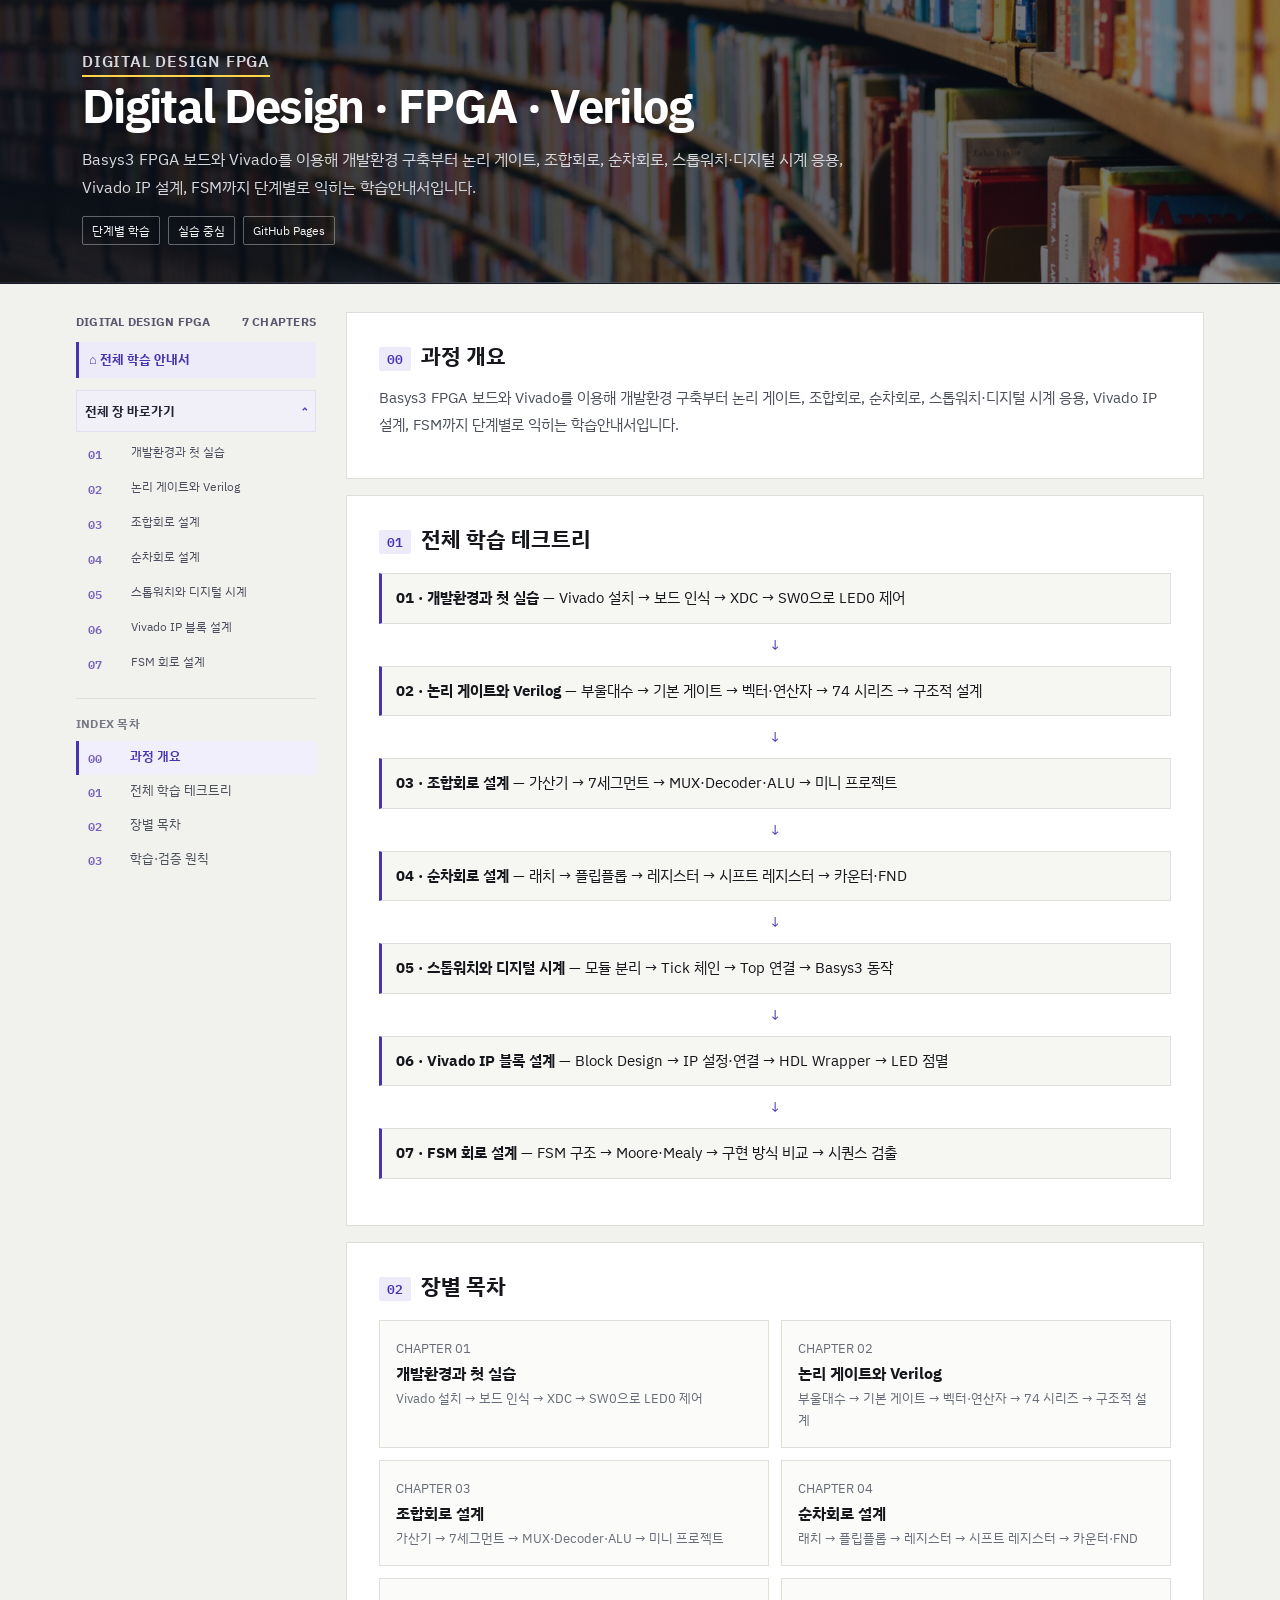
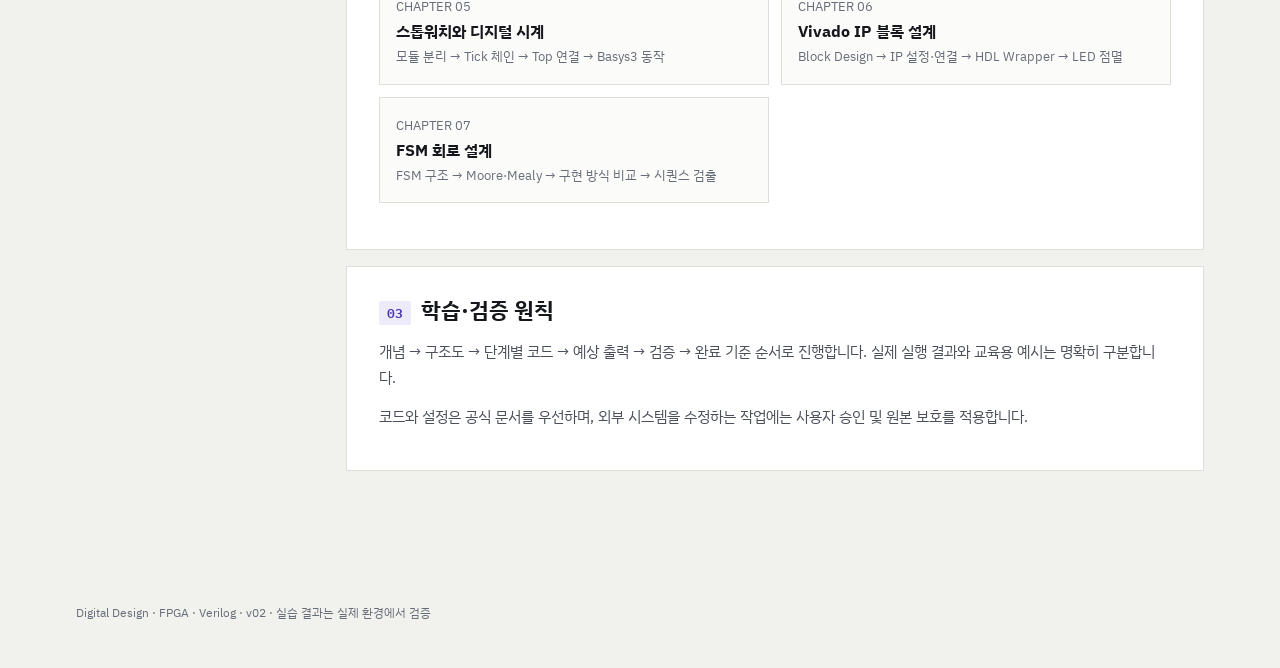
<file: index.html>
<!doctype html>
<html lang="ko"><head><meta charset="utf-8"><meta name="viewport" content="width=device-width,initial-scale=1">
<meta name="description" content="Basys3 FPGA 보드와 Vivado를 이용해 개발환경 구축부터 논리 게이트, 조합회로, 순차회로, 스톱워치·디지털 시계 응용, Vivado IP 설계, FSM까지 단계별로 익히는 학습안내서입니다."><title>Digital Design · FPGA · Verilog · Digital Design · FPGA · Verilog</title>
<link rel="preconnect" href="https://fonts.googleapis.com"><link rel="preconnect" href="https://fonts.gstatic.com" crossorigin>
<link href="https://fonts.googleapis.com/css2?family=IBM+Plex+Sans+KR:wght@300;400;500;600;700&family=IBM+Plex+Mono:wght@400;500;600&display=swap" rel="stylesheet">
<style>/*
 * 교육용 HTML 공통 스타일 — 유지보수용 원본 (STANDARD 10.3)
 * 기준: rule_md d1b8278d · web/education-html/STANDARD.md
 * 이관 원본(압축본)과 규칙·선언이 같음을 확인함: 정리 전후 PostCSS 규칙 315항목 일치.
 * 장별 추가 스타일은 tools/guide/build_guides.py 의 <style>에서 관리한다.
 */

/* 1. 색상·폭 변수 — STANDARD 2절 (#F1F2EE 바탕 · #4635B1 강조 · 본문 최대 1180px) */
:root {
  --paper: #f1f2ee;
  --card: #fff;
  --ink: #15171c;
  --ink-2: #4a4f5a;
  --ink-3: #676d78; /* 보조 글자: 바탕 #F1F2EE 대비 4.63:1 (WCAG AA 4.5:1, 이관 원본 #858b96은 3.0:1) */
  --line: #dddfd8;
  --accent: #4635b1;
  --soft: #edeafa;
  --yellow: #ffd24a;
  --maxw: 1180px;
}

/* 2. 기본 요소 — 글꼴(IBM Plex Sans KR/Mono)·링크·키보드 초점 표시(노란 외곽선) */
* {
  box-sizing: border-box;
}
html {
  scroll-behavior: smooth;
}
body {
  margin: 0;
  background: var(--paper);
  color: var(--ink);
  font:
    400 15px/1.75 "IBM Plex Sans KR",
    -apple-system,
    BlinkMacSystemFont,
    sans-serif;
}
a {
  color: var(--accent);
}
a:focus-visible,
button:focus-visible,
pre:focus-visible,
.table-wrap:focus-visible,
.figure-wrap:focus-visible {
  outline: 3px solid var(--yellow);
  outline-offset: 3px;
}
button {
  font: inherit;
  cursor: pointer;
}
pre,
code {
  font-family: "IBM Plex Mono", monospace;
}
code {
  font-size: 0.86em;
  border-radius: 2px;
  background: #f4f4f1;
  padding: 2px 5px;
}
pre code {
  font-size: inherit;
  border: 0;
  padding: 0;
  background: transparent;
}

/* 3. 상단 배너 — 책장 사진(hero-bookshelf.jpg 1800×380) 위 어두운 그라데이션, 높이 160~220px */
.hero {
  position: relative;
  background: #15171c;
  color: white;
  overflow: hidden;
  border-bottom: 1px solid #181b25;
}
.hero:before {
  content: "";
  position: absolute;
  inset: 0;
  background-image:
    linear-gradient(
      90deg,
      rgba(12, 17, 27, 0.89),
      rgba(12, 17, 27, 0.69) 58%,
      rgba(12, 17, 27, 0.48)
    ),
    url('[data-uri]');
  background-size: cover;
  background-position: center;
}
.hero-inner {
  position: relative;
  max-width: var(--maxw);
  margin: auto;
  padding: 36px 32px 38px;
}
.kicker {
  display: inline-block;
  margin: 0 0 8px;
  color: var(--yellow);
  font-size: 0.86rem;
  font-weight: 600;
  border-bottom: 2px solid var(--yellow);
  letter-spacing: 0.05em;
}
.hero h1 {
  margin: 0;
  font-size: clamp(1.85rem, 3.7vw, 3rem);
  line-height: 1.2;
  letter-spacing: -0.035em;
}
.hero p {
  color: #d6d9df;
  max-width: 780px;
  font-size: 0.98rem;
  margin: 12px 0 0;
}
.hero strong {
  color: var(--yellow);
}
.chips {
  display: flex;
  gap: 8px;
  flex-wrap: wrap;
  margin-top: 15px;
}
.chip {
  border: 1px solid rgba(255, 255, 255, 0.35);
  color: #f3f3f3;
  font-size: 0.75rem;
  padding: 3px 9px;
  border-radius: 2px;
}

/* 4. 2단 배치와 좌측 탐색 — 장 목록·현재 페이지 목차 (site.js가 내용을 채움) */
.wrap {
  max-width: var(--maxw);
  margin: 0 auto;
  display: grid;
  grid-template-columns: 240px minmax(0, 1fr);
  gap: 30px;
  padding: 0 26px 80px;
  align-items: start;
}
.toc {
  position: sticky;
  top: 0;
  overflow-y: auto;
  max-height: 100vh;
  padding: 28px 0;
}
/* 4.1 좌측 탐색 구성 (STANDARD 4.1, 기준 ai-agent-engineering)
   과정 머리글 → 전체 학습 안내서 → 접이식 전체 장 바로가기 → 현재 쪽 세부 목차 */
.toc ul,
.toc ol {
  padding: 0;
  margin: 0;
  list-style: none;
}
.toc a {
  display: block;
  text-decoration: none;
  color: var(--ink-2);
  font-size: 0.8rem;
  border-left: 3px solid transparent;
  padding: 7px 9px;
  line-height: 1.4;
}
.toc a:hover {
  color: var(--accent);
  background: #efedf9;
}
.course-nav-header {
  display: flex;
  justify-content: space-between;
  align-items: center;
  gap: 8px;
  margin: 0 0 9px;
  font-size: 0.74rem;
  font-weight: 700;
  color: #59566d;
  letter-spacing: 0.02em;
}
.course-nav-header span:last-child {
  white-space: nowrap;
}
.toc .course-nav-home {
  color: var(--accent);
  background: var(--soft);
  border-left-color: var(--accent);
  padding: 9px 10px;
  margin-bottom: 12px;
  font-weight: 700;
}
.course-chapters {
  margin: 0 0 15px;
  border-bottom: 1px solid var(--line);
  padding-bottom: 12px;
}
.course-chapters summary {
  cursor: pointer;
  list-style: none;
  display: flex;
  justify-content: space-between;
  align-items: center;
  padding: 9px 8px;
  font-size: 0.8rem;
  font-weight: 700;
  color: #242535;
  background: #f1f0f9;
  border: 1px solid #e2dff0;
}
.course-chapters summary::-webkit-details-marker {
  display: none;
}
.course-chapters summary::after {
  content: "⌄";
  color: var(--accent);
}
.course-chapters[open] summary::after {
  content: "⌃";
}
.course-ch-links {
  display: flex;
  flex-direction: column;
  gap: 1px;
  padding: 5px 0;
}
.toc .course-ch-link {
  display: flex;
  align-items: flex-start;
  gap: 9px;
  font-size: 0.77rem;
  line-height: 1.35;
  padding: 7px 9px;
  color: #4c4d5d;
}
.toc .course-ch-link[aria-current="page"] {
  background: #e9e5fa;
  color: #322384;
  font-weight: 700;
  border-left-color: var(--accent);
}
.course-ch-num,
.toc .n {
  font: 600 0.74rem "IBM Plex Mono", monospace;
  color: #7962bd;
  min-width: 34px;
  flex: none;
}
.course-toc-heading {
  font-size: 0.73rem;
  font-weight: 700;
  color: #777985;
  letter-spacing: 0.02em;
  margin: 9px 0 6px;
}
.toc .toc-sections a {
  display: flex;
  align-items: flex-start;
  gap: 8px;
  font-size: 0.79rem;
}
.toc .toc-sections a.active {
  color: var(--accent);
  background: #f1effb;
  border-left-color: var(--accent);
  font-weight: 600;
}

/* 5. 본문 절 — 절 번호(.num)·표·목록 */
.content {
  min-width: 0;
  padding-top: 28px;
}
.section {
  background: var(--card);
  border: 1px solid var(--line);
  padding: 28px 32px;
  margin: 0 0 16px;
  scroll-margin-top: 20px;
}
.section h2 {
  font-size: 1.35rem;
  margin: 0 0 13px;
  line-height: 1.45;
}
.section h3 {
  font-size: 1.07rem;
  margin: 24px 0 9px;
}
.section p {
  color: var(--ink-2);
  margin: 12px 0;
}
.section ul,
.section ol {
  padding-left: 24px;
  color: var(--ink-2);
}
.section li {
  margin: 5px 0;
}
.section strong {
  color: var(--ink);
}
.section .num {
  display: inline-block;
  margin-right: 10px;
  padding: 1px 8px;
  border-radius: 2px;
  background: var(--soft);
  color: var(--accent);
  font:
    600 0.8rem "IBM Plex Mono",
    monospace;
}
.section table {
  border-collapse: collapse;
  width: 100%;
  margin: 17px 0;
  font-size: 0.88rem;
}
.section th,
.section td {
  padding: 9px 11px;
  text-align: left;
  border-bottom: 1px solid var(--line);
}
.section th {
  background: #f5f5f2;
}

/* 6. 코드 박스 — 제목 줄(파일·언어·상태) + 복사 버튼(site.js) + 소스 */
.codeblock {
  position: relative;
  border: 1px solid var(--line);
  margin: 18px 0;
  background: #fbfbf9;
}
.codebar {
  background: #f2f2ef;
  border-bottom: 1px solid var(--line);
  padding: 7px 12px;
  display: flex;
  align-items: center;
  justify-content: space-between;
  color: var(--ink-3);
  font-size: 0.73rem;
}
.codebar button {
  border: 1px solid var(--line);
  background: white;
  border-radius: 3px;
  color: var(--ink-2);
  padding: 1px 9px;
}
.codeblock pre {
  margin: 0;
  padding: 15px;
  overflow: auto;
  line-height: 1.7;
  font-size: 0.81rem;
}

/* 7. 안내 상자·단계 흐름·장 카드 (INDEX) */
.note {
  margin: 17px 0;
  background: var(--soft);
  border-left: 3px solid var(--accent);
  padding: 13px 16px;
  color: #332c70;
}
.flow {
  display: grid;
  gap: 8px;
  margin: 18px 0;
}
.flow .step {
  background: #f6f6f3;
  border: 1px solid var(--line);
  border-left: 3px solid var(--accent);
  padding: 11px 14px;
}
.flow .down {
  text-align: center;
  color: var(--accent);
}
.chapter-grid {
  display: grid;
  grid-template-columns: repeat(2, minmax(0, 1fr));
  gap: 12px;
  margin: 18px 0;
}
.chapter-card {
  border: 1px solid var(--line);
  padding: 16px;
  background: #fbfbf9;
  text-decoration: none;
  color: var(--ink);
}
.chapter-card:hover {
  border-color: var(--accent);
  background: var(--soft);
}
.chapter-card b {
  display: block;
  font-size: 1rem;
}
.chapter-card span {
  display: block;
  font-size: 0.79rem;
  color: var(--ink-3);
}

/* 8. 이전/다음 장 링크·모바일 메뉴 버튼·덮개·바닥글 */
.chapter-links {
  display: flex;
  gap: 10px;
  justify-content: space-between;
  flex-wrap: wrap;
  margin: 16px 0 35px;
}
.chapter-links a {
  display: inline-block;
  border: 1px solid var(--line);
  background: #fff;
  text-decoration: none;
  padding: 9px 15px;
}
.mobile-menu {
  display: none;
  position: fixed;
  top: 12px;
  left: 12px;
  z-index: 1002;
  background: #191a23;
  border: 1px solid #555;
  color: white;
  padding: 7px 13px;
  border-radius: 4px;
}
.shade {
  display: none;
}
.footer {
  max-width: var(--maxw);
  margin: auto;
  padding: 0 26px 45px;
  font-size: 0.77rem;
  color: var(--ink-3);
}

/* 9. 모바일 (860px 이하) — 좌측 탐색을 서랍 메뉴로 전환 */
@media (max-width: 860px) {
  .mobile-menu {
    display: block;
  }
  .wrap {
    display: block;
    padding: 0 16px 48px;
  }
  .toc {
    position: fixed;
    z-index: 1001;
    top: 0;
    left: 0;
    bottom: 0;
    width: min(84vw, 300px);
    max-height: none;
    background: #fff;
    padding: 66px 18px 22px;
    transform: translateX(-105%);
    transition: transform 0.2s;
    box-shadow: 3px 0 20px #0003;
  }
  .toc.open {
    transform: translateX(0);
  }
  .shade.open {
    display: block;
    position: fixed;
    inset: 0;
    background: #0009;
    z-index: 1000;
  }
  .hero-inner {
    padding: 48px 22px 31px 76px;
  }
  .section {
    padding: 22px 18px;
  }
  .chapter-grid {
    grid-template-columns: 1fr;
  }
}

/* 10. 움직임 줄이기 설정 존중 — STANDARD 10.4 */
@media (prefers-reduced-motion: reduce) {
  html {
    scroll-behavior: auto;
  }
  .toc {
    transition: none;
  }
}

/* 11. 인쇄 — STANDARD 10.2: 핵심 내용과 코드가 잘리지 않게
 *  - 좌측 탐색·모바일 메뉴·이전/다음·복사 버튼 숨김, 본문 전체 폭
 *  - 배경 인쇄가 꺼져도 읽히도록 상단 배너를 흰 바탕·검은 글자로
 *  - 코드 박스 최대 높이·가로 스크롤 해제(줄바꿈), 표·도면 최소 폭 해제 */
@media print {
  .toc,
  .mobile-menu,
  .shade,
  .access-skip,
  .chapter-links,
  .codebar button {
    display: none !important;
  }
  body {
    background: #fff;
  }
  .hero {
    background: none;
    color: var(--ink);
    border-bottom: 2px solid var(--ink);
  }
  .hero:before {
    display: none;
  }
  .hero p,
  .hero .kicker {
    color: var(--ink-2);
  }
  .wrap {
    display: block;
    max-width: none;
    padding: 0;
  }
  .content {
    padding-top: 12px;
  }
  .section {
    border: 0;
    padding: 12px 0;
  }
  .section h2,
  .section h3 {
    break-after: avoid;
  }
  .codeblock pre {
    max-height: none !important;
    overflow: visible !important;
    white-space: pre-wrap !important;
    overflow-wrap: anywhere;
  }
  .table-wrap,
  .figure-wrap {
    overflow: visible !important;
  }
  .table-wrap > table,
  .figure-wrap svg {
    min-width: 0 !important;
  }
  svg {
    max-width: 100%;
    height: auto;
  }
}

/* 저장소별 추가: 본문 그림·캡션 (digital_design_fpga_verilog) */
.section img {
  display: block;
  max-width: 100%;
  height: auto;
  margin: 18px auto 6px;
  border: 1px solid #e1e1dc;
  border-radius: 8px;
  background: #ffffff;
  max-height: 640px;
  width: auto;
  object-fit: contain;
}
.section p > img + em,
.section p > em.caption {
  display: block;
  margin: 0 auto 14px;
  text-align: center;
  font-size: 0.84rem;
  font-style: normal;
  color: #5b5e68;
}
</style></head><body data-chapter="">
<button type="button" class="mobile-menu" id="mobile-menu" aria-controls="course-nav" aria-expanded="false">☰ 장·목차</button><div class="shade" id="shade"></div>
<header class="hero"><div class="hero-inner"><p class="kicker">DIGITAL DESIGN FPGA</p><h1>Digital Design · FPGA · Verilog</h1><p>Basys3 FPGA 보드와 Vivado를 이용해 개발환경 구축부터 논리 게이트, 조합회로, 순차회로, 스톱워치·디지털 시계 응용, Vivado IP 설계, FSM까지 단계별로 익히는 학습안내서입니다.</p><div class="chips"><span class="chip">단계별 학습</span><span class="chip">실습 중심</span><span class="chip">GitHub Pages</span></div></div></header>
<div class="wrap"><nav class="toc" id="course-nav" aria-label="장과 절 탐색"></nav><main class="content" id="main-content"><section class="section" id="intro"><h2><span class="num">00</span>과정 개요</h2><p>Basys3 FPGA 보드와 Vivado를 이용해 개발환경 구축부터 논리 게이트, 조합회로, 순차회로, 스톱워치·디지털 시계 응용, Vivado IP 설계, FSM까지 단계별로 익히는 학습안내서입니다.</p></section>
<section class="section" id="roadmap"><h2><span class="num">01</span>전체 학습 테크트리</h2><div class="flow"><div class="step"><strong>01 · 개발환경과 첫 실습</strong> — Vivado 설치 → 보드 인식 → XDC → SW0으로 LED0 제어</div><div class="down">↓</div><div class="step"><strong>02 · 논리 게이트와 Verilog</strong> — 부울대수 → 기본 게이트 → 벡터·연산자 → 74 시리즈 → 구조적 설계</div><div class="down">↓</div><div class="step"><strong>03 · 조합회로 설계</strong> — 가산기 → 7세그먼트 → MUX·Decoder·ALU → 미니 프로젝트</div><div class="down">↓</div><div class="step"><strong>04 · 순차회로 설계</strong> — 래치 → 플립플롭 → 레지스터 → 시프트 레지스터 → 카운터·FND</div><div class="down">↓</div><div class="step"><strong>05 · 스톱워치와 디지털 시계</strong> — 모듈 분리 → Tick 체인 → Top 연결 → Basys3 동작</div><div class="down">↓</div><div class="step"><strong>06 · Vivado IP 블록 설계</strong> — Block Design → IP 설정·연결 → HDL Wrapper → LED 점멸</div><div class="down">↓</div><div class="step"><strong>07 · FSM 회로 설계</strong> — FSM 구조 → Moore·Mealy → 구현 방식 비교 → 시퀀스 검출</div></div></section>
<section class="section" id="chapters"><h2><span class="num">02</span>장별 목차</h2><div class="chapter-grid"><a class="chapter-card" href="ch01_fpga_environment_v02.html"><span>CHAPTER 01</span><b>개발환경과 첫 실습</b><span>Vivado 설치 → 보드 인식 → XDC → SW0으로 LED0 제어</span></a><a class="chapter-card" href="ch02_logic_gates_v02.html"><span>CHAPTER 02</span><b>논리 게이트와 Verilog</b><span>부울대수 → 기본 게이트 → 벡터·연산자 → 74 시리즈 → 구조적 설계</span></a><a class="chapter-card" href="ch03_combinational_v02.html"><span>CHAPTER 03</span><b>조합회로 설계</b><span>가산기 → 7세그먼트 → MUX·Decoder·ALU → 미니 프로젝트</span></a><a class="chapter-card" href="ch04_sequential_v02.html"><span>CHAPTER 04</span><b>순차회로 설계</b><span>래치 → 플립플롭 → 레지스터 → 시프트 레지스터 → 카운터·FND</span></a><a class="chapter-card" href="ch05_stopwatch_clock_v02.html"><span>CHAPTER 05</span><b>스톱워치와 디지털 시계</b><span>모듈 분리 → Tick 체인 → Top 연결 → Basys3 동작</span></a><a class="chapter-card" href="ch06_vivado_ip_v02.html"><span>CHAPTER 06</span><b>Vivado IP 블록 설계</b><span>Block Design → IP 설정·연결 → HDL Wrapper → LED 점멸</span></a><a class="chapter-card" href="ch07_fsm_v02.html"><span>CHAPTER 07</span><b>FSM 회로 설계</b><span>FSM 구조 → Moore·Mealy → 구현 방식 비교 → 시퀀스 검출</span></a></div></section>
<section class="section" id="practice"><h2><span class="num">03</span>학습·검증 원칙</h2><p>개념 → 구조도 → 단계별 코드 → 예상 출력 → 검증 → 완료 기준 순서로 진행합니다. 실제 실행 결과와 교육용 예시는 명확히 구분합니다.</p><p>코드와 설정은 공식 문서를 우선하며, 외부 시스템을 수정하는 작업에는 사용자 승인 및 원본 보호를 적용합니다.</p></section><div class="chapter-links" id="chapter-links"></div></main></div>
<footer class="footer">Digital Design · FPGA · Verilog · v02  · 실습 결과는 실제 환경에서 검증</footer>
<script>window.COURSE={"title": "Digital Design · FPGA · Verilog", "short_title": "DIGITAL DESIGN FPGA", "home_label": "전체 학습 안내서", "chapters": [{"id": "ch01", "number": 1, "title": "개발환경과 첫 실습", "file": "ch01_fpga_environment_v02.html"}, {"id": "ch02", "number": 2, "title": "논리 게이트와 Verilog", "file": "ch02_logic_gates_v02.html"}, {"id": "ch03", "number": 3, "title": "조합회로 설계", "file": "ch03_combinational_v02.html"}, {"id": "ch04", "number": 4, "title": "순차회로 설계", "file": "ch04_sequential_v02.html"}, {"id": "ch05", "number": 5, "title": "스톱워치와 디지털 시계", "file": "ch05_stopwatch_clock_v02.html"}, {"id": "ch06", "number": 6, "title": "Vivado IP 블록 설계", "file": "ch06_vivado_ip_v02.html"}, {"id": "ch07", "number": 7, "title": "FSM 회로 설계", "file": "ch07_fsm_v02.html"}]};</script><script>/*
 * 교육용 HTML 공통 동작 — 유지보수용 원본 (STANDARD 4·10.3·10.4)
 * 페이지 본문은 바꾸지 않고 탐색·이전/다음·모바일 메뉴·코드 복사만 덧붙인다.
 * 입력: 페이지의 window.COURSE (tools/guide/build_guides.py가 실제 존재하는 장만 넣음),
 *       body[data-chapter], main section[id] > h2.
 * 이관 원본과 구문 트리(acorn AST)가 같음을 확인함.
 */
(() => {
  "use strict";
  const data = window.COURSE || { title: "교육과정", chapters: [] };
  const nav = document.getElementById("course-nav");
  if (!nav) return;
  const current = document.body.dataset.chapter || "";
  const pageNames = data.chapters || [];
  // 1. 좌측 탐색 (STANDARD 4.1 — 기준: ai-agent-engineering)
  //    과정 머리글 → 전체 학습 안내서(INDEX) → 접이식 '전체 장 바로가기' → 현재 쪽 세부 목차
  const el = (tag, cls, text) => {
    const e = document.createElement(tag);
    if (cls) e.className = cls;
    if (text !== undefined) e.textContent = text;
    return e;
  };
  const numText = (n) => String(n).padStart(2, "0");
  const mainCount = pageNames.filter((ch) => !String(ch.number).includes(".")).length;
  const header = el("div", "course-nav-header");
  header.append(el("span", "", data.short_title || data.title), el("span", "", mainCount + " CHAPTERS"));
  nav.append(header);
  const home = el("a", "course-nav-home", "⌂  " + (data.home_label || "전체 학습 안내서"));
  home.href = "index.html";
  if (!current || !pageNames.some((ch) => ch.id === current)) home.setAttribute("aria-current", "page");
  nav.append(home);
  const box = el("details", "course-chapters");
  box.open = true;
  box.append(el("summary", "", "전체 장 바로가기"));
  const chLinks = el("div", "course-ch-links");
  let currentChapter = null;
  // 보조 장(07.1·12.3 등)은 같은 본 장을 보고 있을 때만 펼쳐 목록을 짧게 유지
  const baseOf = (n) => String(n).split(".")[0];
  const curBase = baseOf(pageNames.find((ch) => ch.id === current)?.number ?? "");
  pageNames.forEach((ch) => {
    if (String(ch.number).includes(".") && baseOf(ch.number) !== curBase) return;
    const a = el("a", "course-ch-link");
    a.href = ch.file;
    a.append(el("span", "course-ch-num", numText(ch.number)), el("span", "", ch.title));
    if (ch.id === current) {
      a.setAttribute("aria-current", "page");
      currentChapter = ch;
    }
    chLinks.append(a);
  });
  box.append(chLinks);
  nav.append(box);

  // 2. 현재 쪽 세부 목차: 절 제목(h2)을 번호·제목으로 나눠 표시하고, 화면에 보이는 절을 강조
  const sections = [...document.querySelectorAll("main section[id]")];
  if (sections.length) {
    nav.append(el("div", "course-toc-heading", currentChapter ? "제" + numText(currentChapter.number) + "장 세부 목차" : "INDEX 목차"));
    const sub = el("ol", "toc-sections");
    sections.forEach((sec) => {
      const li = el("li"),
        a = el("a");
      const h2 = sec.querySelector("h2");
      const num = h2?.querySelector(".num")?.textContent.trim() || "";
      let text = h2?.textContent.trim().replace(/\s+/g, " ") || sec.id;
      if (num && text.startsWith(num)) text = text.slice(num.length).trim();
      a.href = "#" + sec.id;
      a.append(el("span", "n", num || "·"), el("span", "", text));
      li.append(a);
      sub.append(li);
    });
    nav.append(sub);
    const items = [...sub.querySelectorAll("a")];
    const mark = (id) =>
      items.forEach((x) => {
        const on = x.getAttribute("href") === "#" + id;
        x.classList.toggle("active", on);
        if (on) x.setAttribute("aria-current", "location");
        else x.removeAttribute("aria-current");
      });
    let ticking = false;
    const sync = () => {
      ticking = false;
      const limit = Math.min(180, innerHeight * 0.28);
      let best = sections[0];
      sections.forEach((x) => {
        if (x.getBoundingClientRect().top <= limit) best = x;
      });
      mark(best.id);
    };
    addEventListener("scroll", () => {
      if (!ticking) {
        ticking = true;
        requestAnimationFrame(sync);
      }
    }, { passive: true });
    sync();
  }

  // 3. 본문 끝 이전/다음 장 링크 (처음·마지막 장은 전체 목차로)
  const idx = pageNames.findIndex((ch) => ch.id === current);
  const links = document.getElementById("chapter-links");
  if (links && idx >= 0) {
    const prev = pageNames[idx - 1],
      next = pageNames[idx + 1];
    const add = (ch, label) => {
      let a = document.createElement("a");
      a.href = ch?.file || "index.html";
      a.textContent = label + (ch ? " · " + ch.title : " · 전체 목차");
      links.append(a);
    };
    add(prev, "← 이전");
    add(next, "다음 →");
  }

  // 4. 모바일 서랍 메뉴: 버튼·덮개 클릭, 링크 선택, Escape 키로 닫기
  const toggle = document.getElementById("mobile-menu"),
    shade = document.getElementById("shade");
  const close = () => {
    nav.classList.remove("open");
    shade?.classList.remove("open");
    toggle?.setAttribute("aria-expanded", "false");
  };
  toggle?.addEventListener("click", () => {
    let open = !nav.classList.contains("open");
    nav.classList.toggle("open", open);
    shade?.classList.toggle("open", open);
    toggle.setAttribute("aria-expanded", String(open));
  });
  shade?.addEventListener("click", close);
  nav.addEventListener("click", (e) => {
    if (e.target.closest("a")) close();
  });
  document.addEventListener("keydown", (e) => {
    if (e.key === "Escape") close();
  });

  // 5. 코드 박스 복사 버튼: pre의 소스 텍스트만 복사 (제목 줄 제외)
  document.querySelectorAll(".codeblock").forEach((block) => {
    const pre = block.querySelector("pre");
    if (!pre) return;
    const bar = block.querySelector(".codebar");
    if (!bar) return;
    const b = document.createElement("button");
    b.type = "button";
    b.textContent = "복사";
    b.setAttribute("aria-label", "코드 복사");
    b.addEventListener("click", async () => {
      try {
        await navigator.clipboard.writeText(pre.textContent);
        b.textContent = "복사 완료";
        setTimeout(() => (b.textContent = "복사"), 1200);
      } catch {
        b.textContent = "복사 실패";
      }
    });
    bar.append(b);
  });
})();
</script></body></html>
</file>
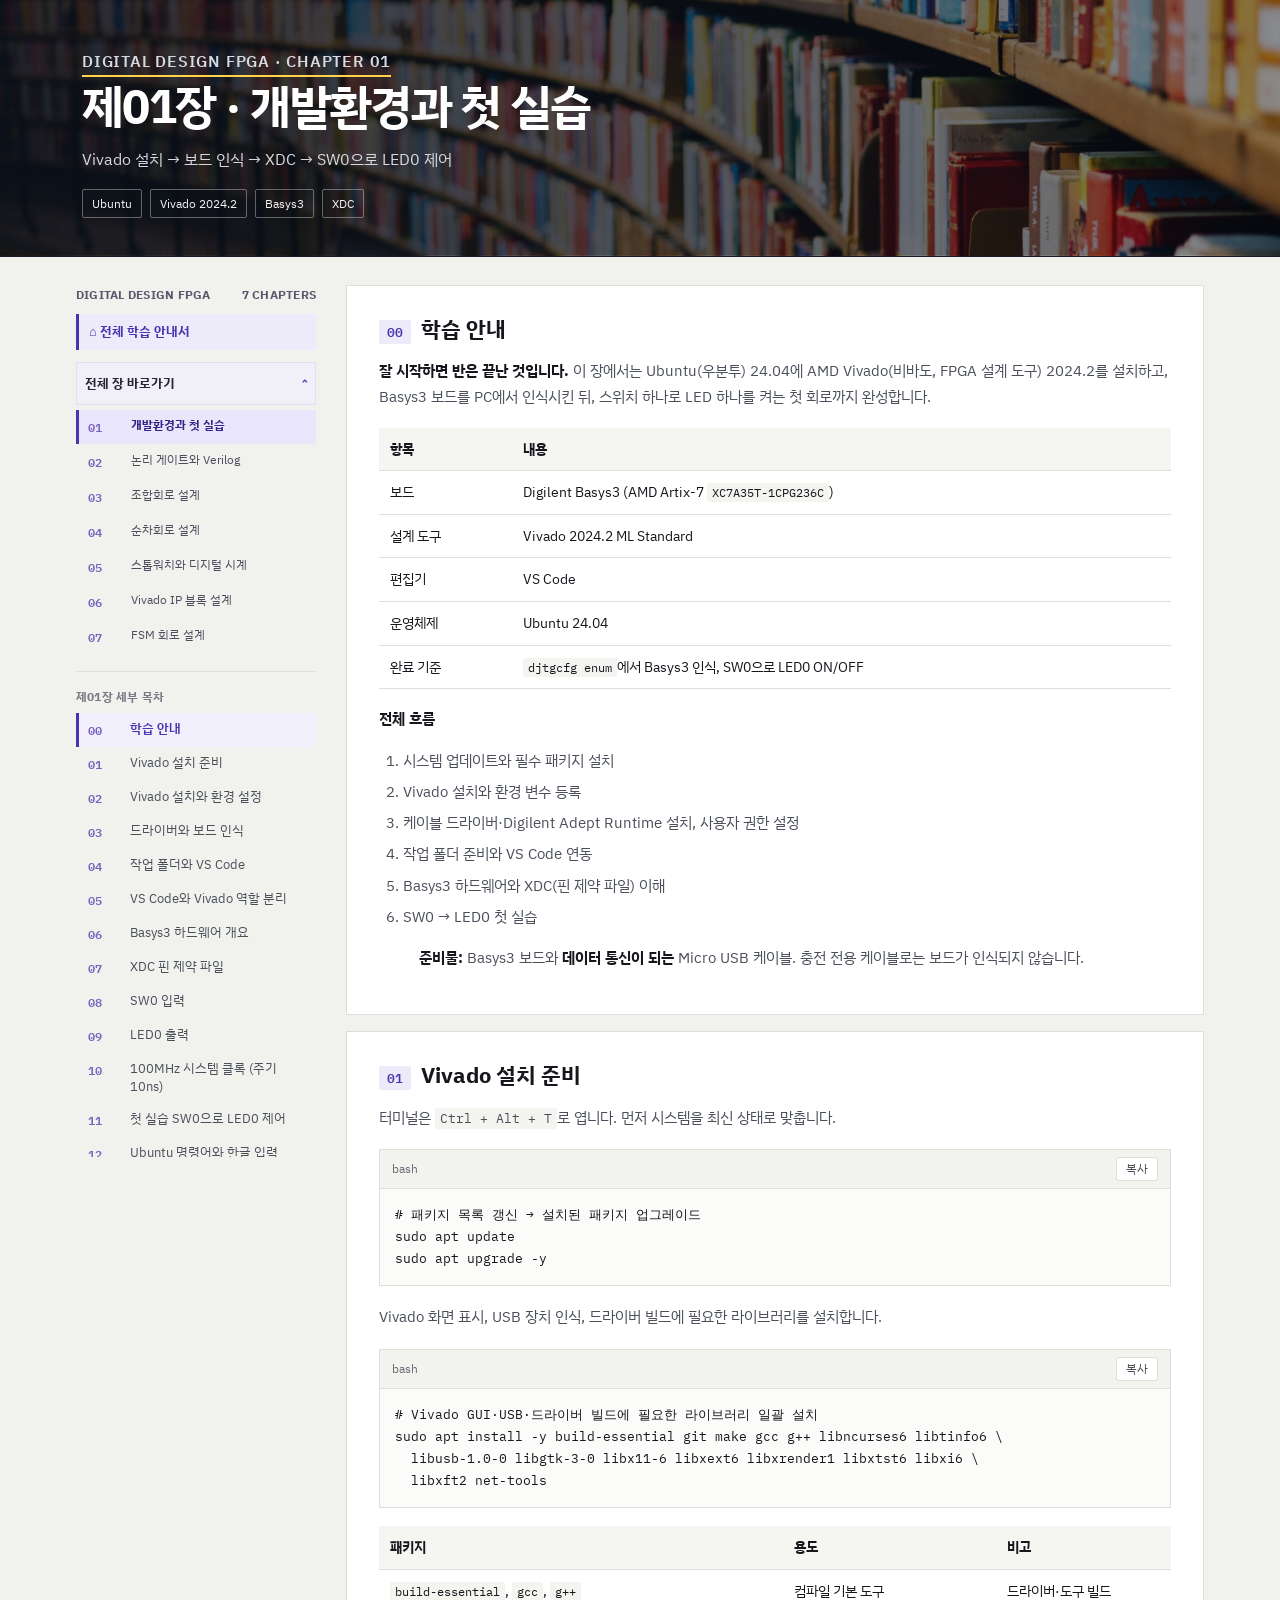
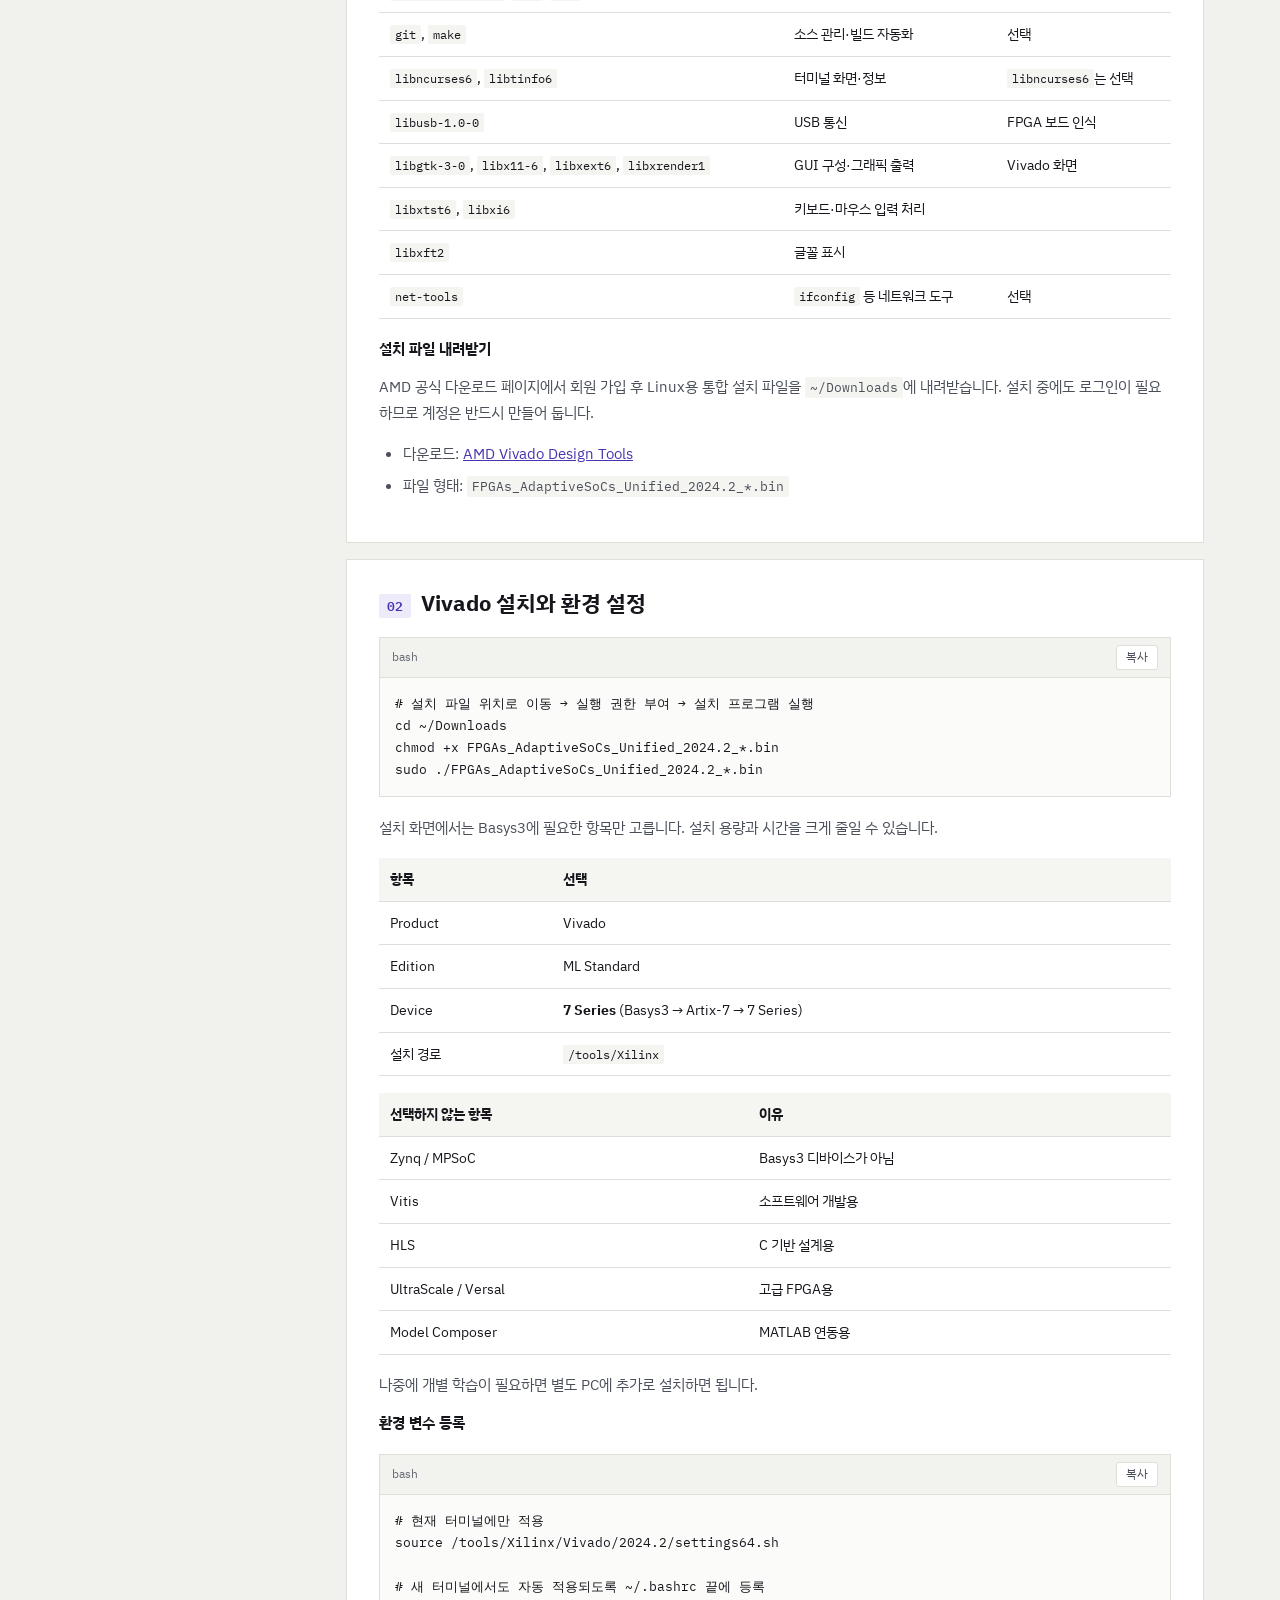
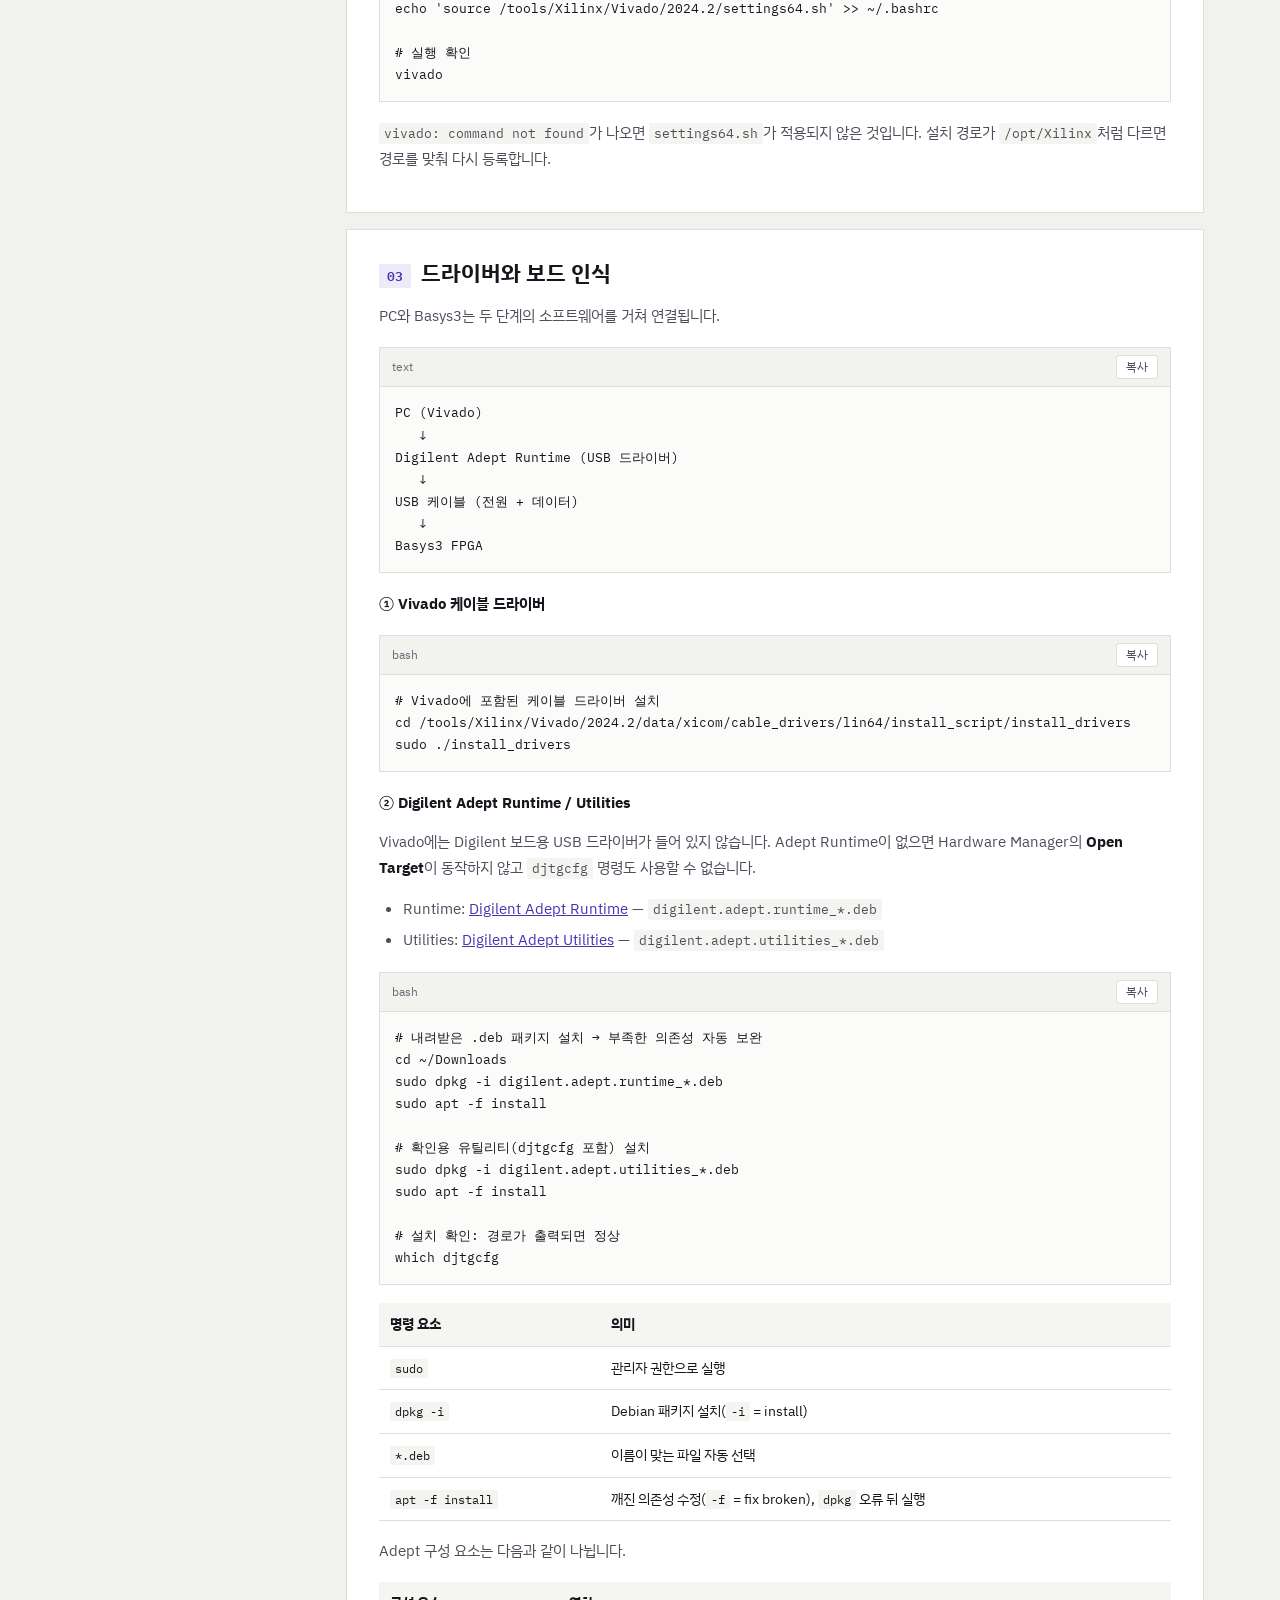
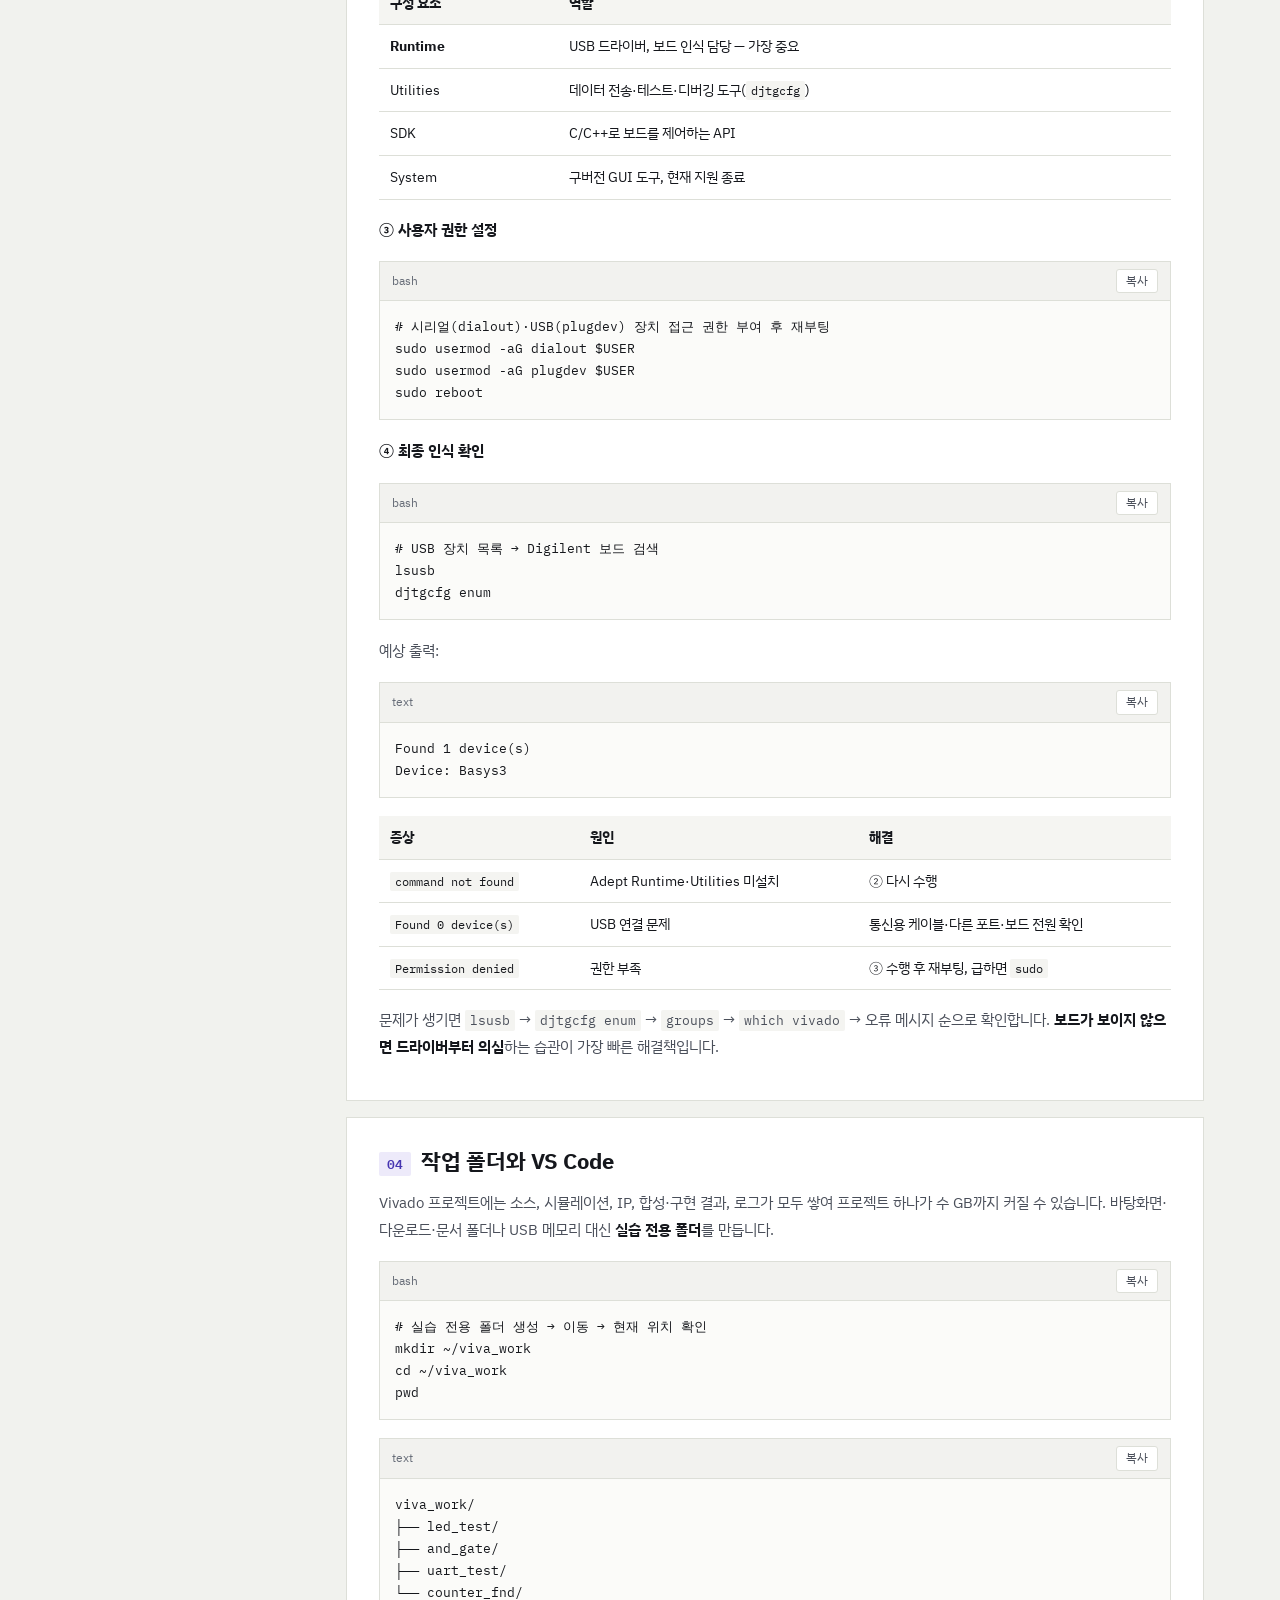
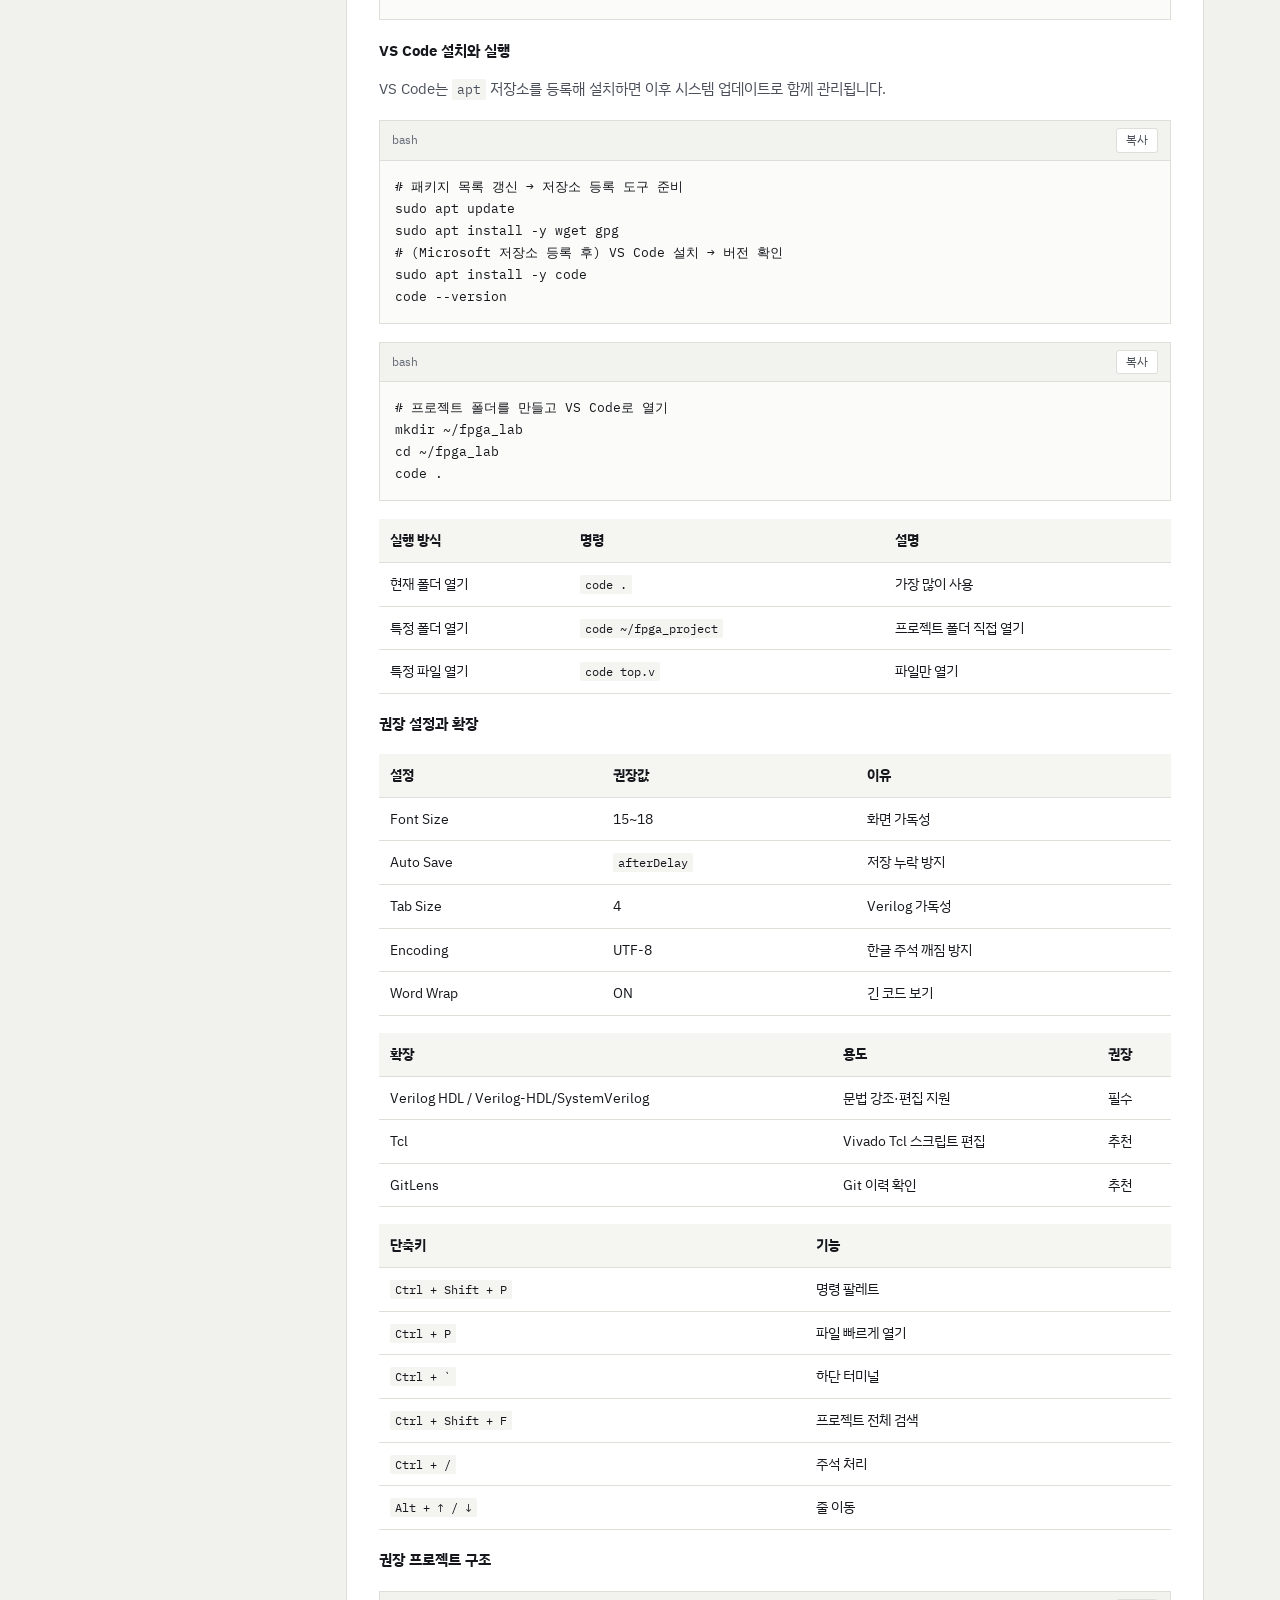
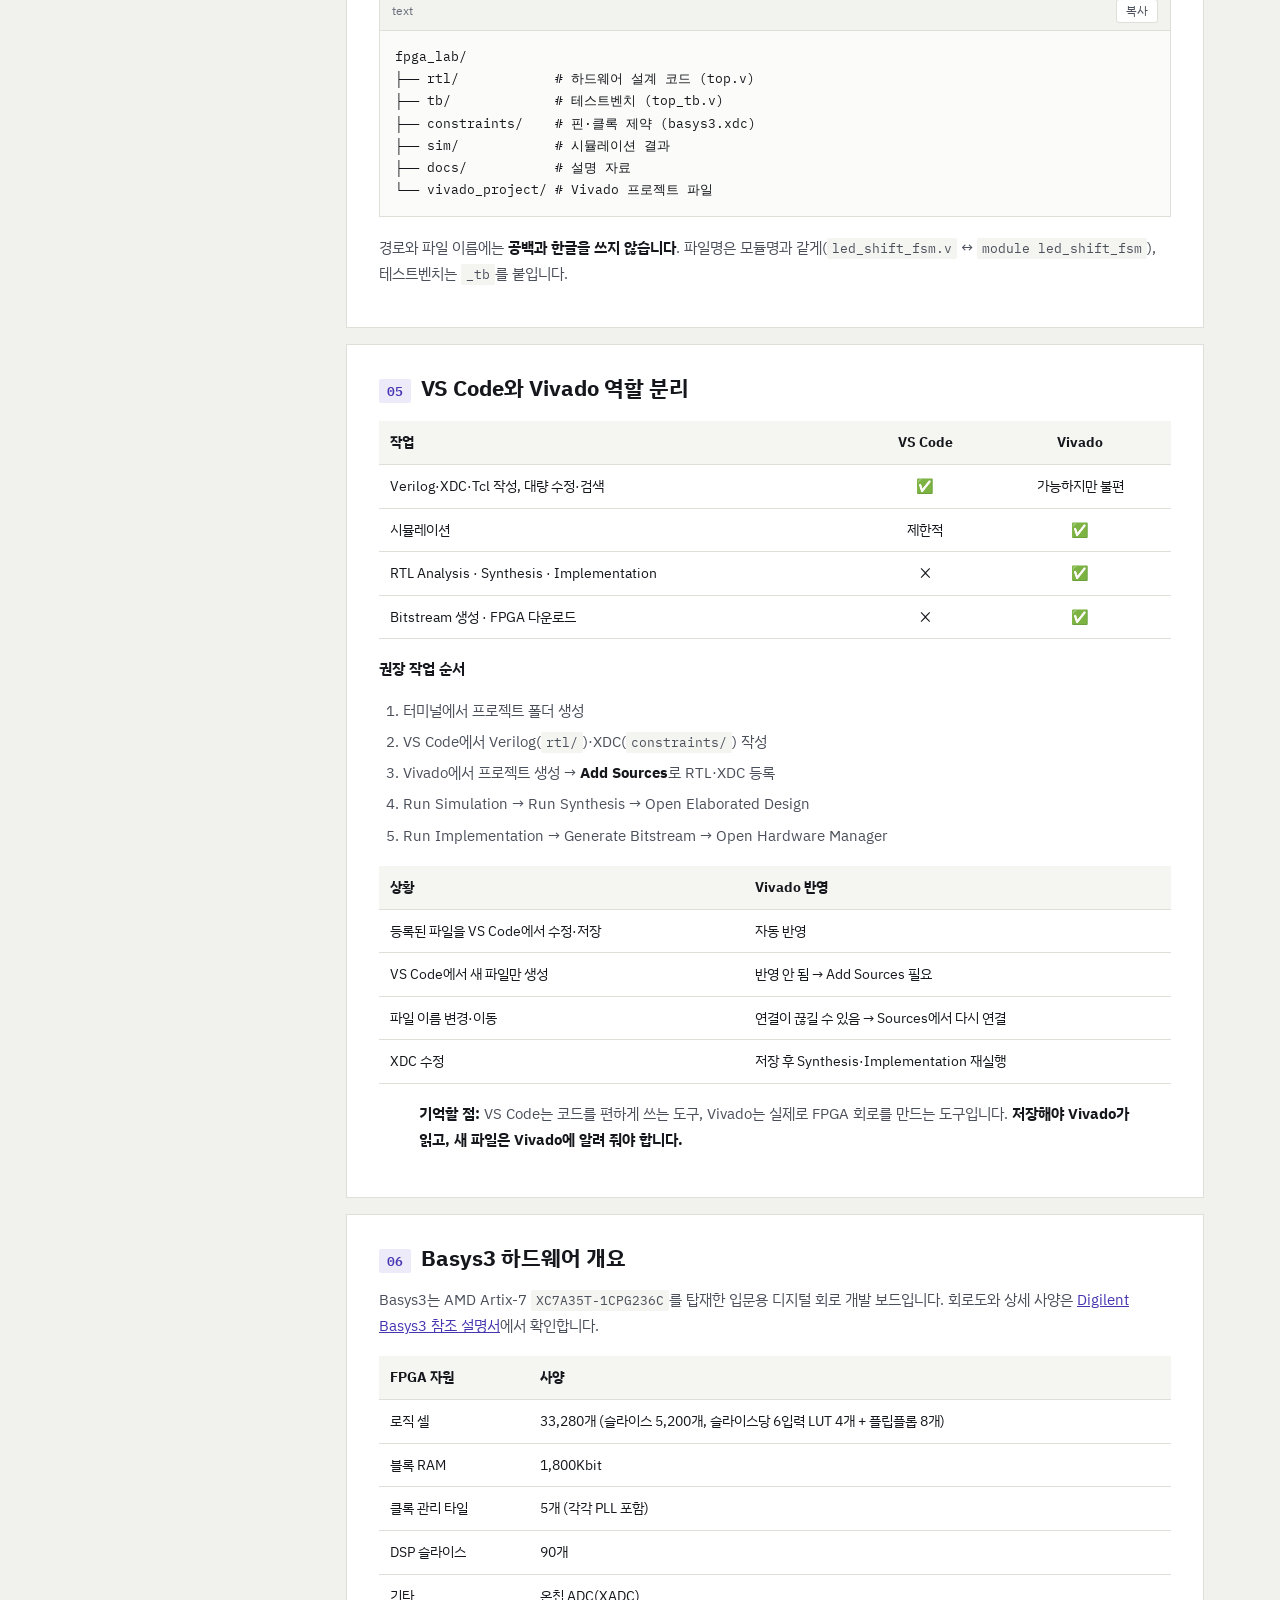
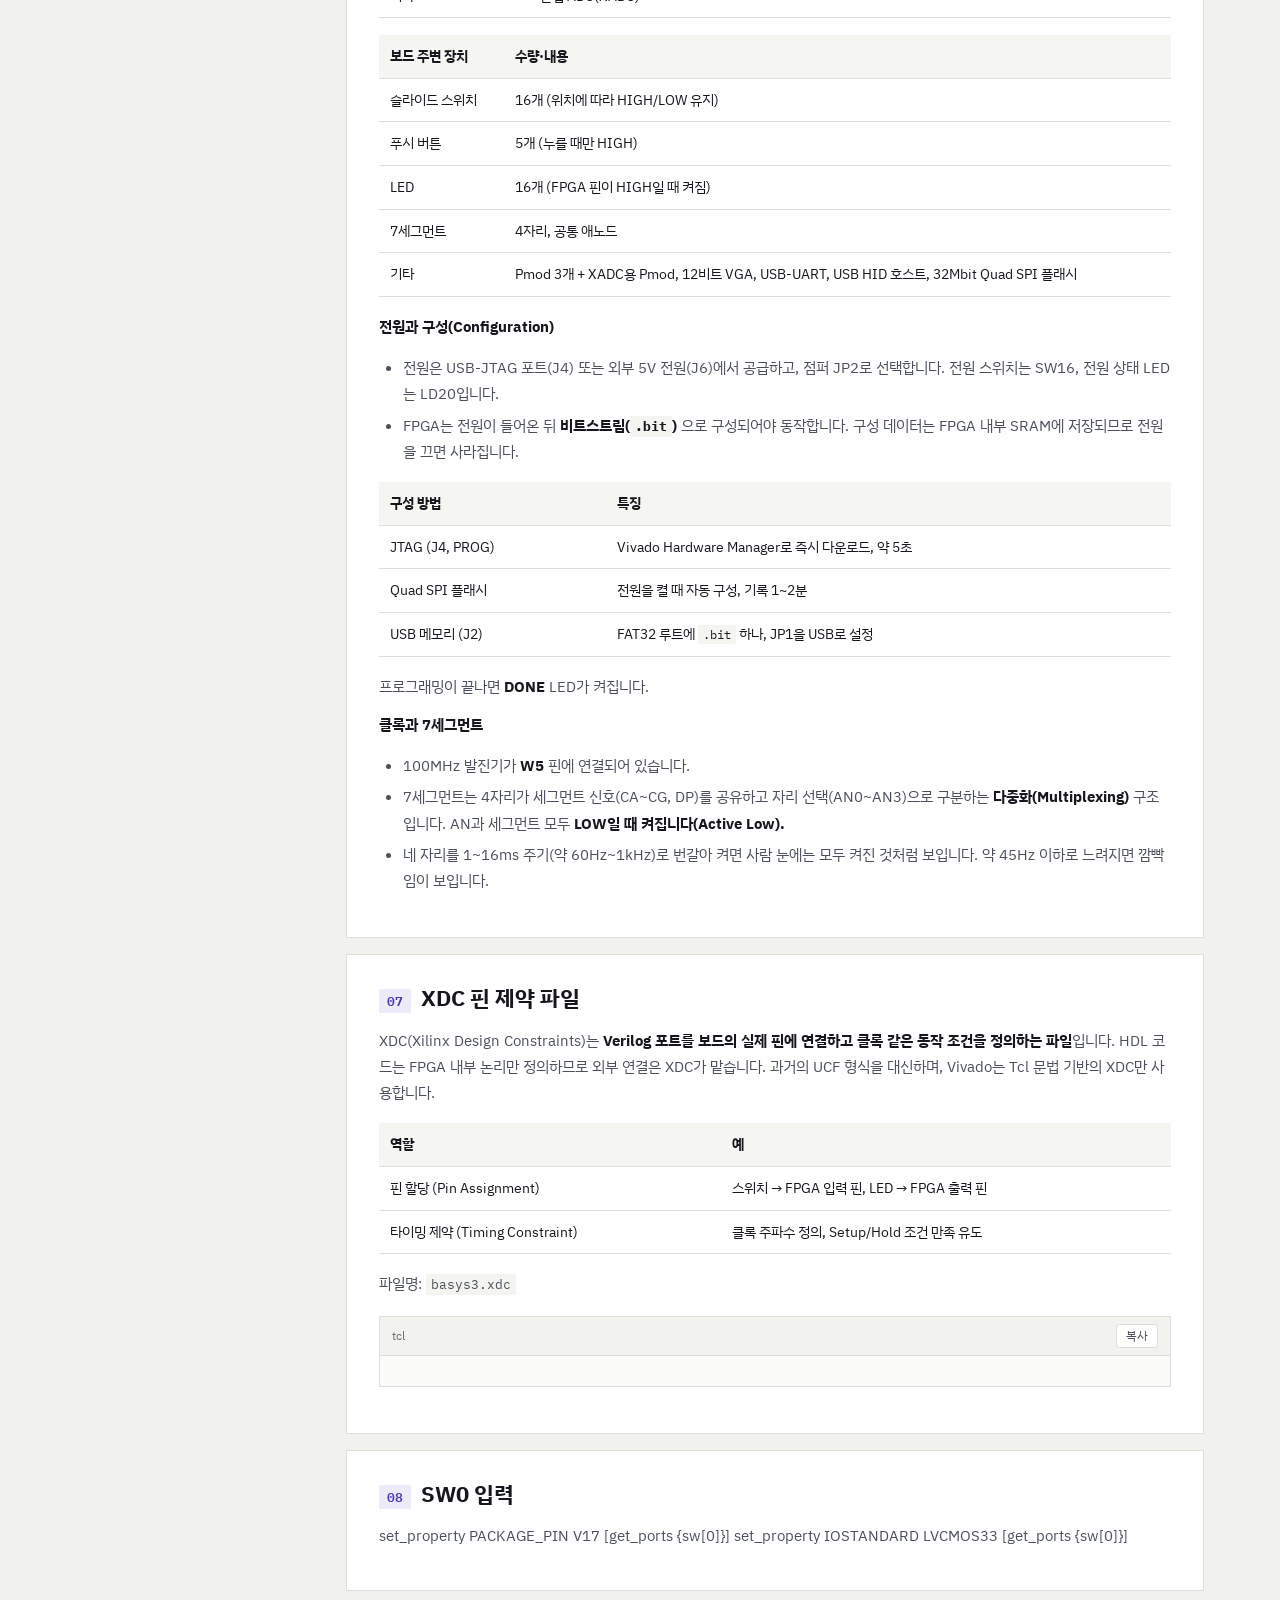
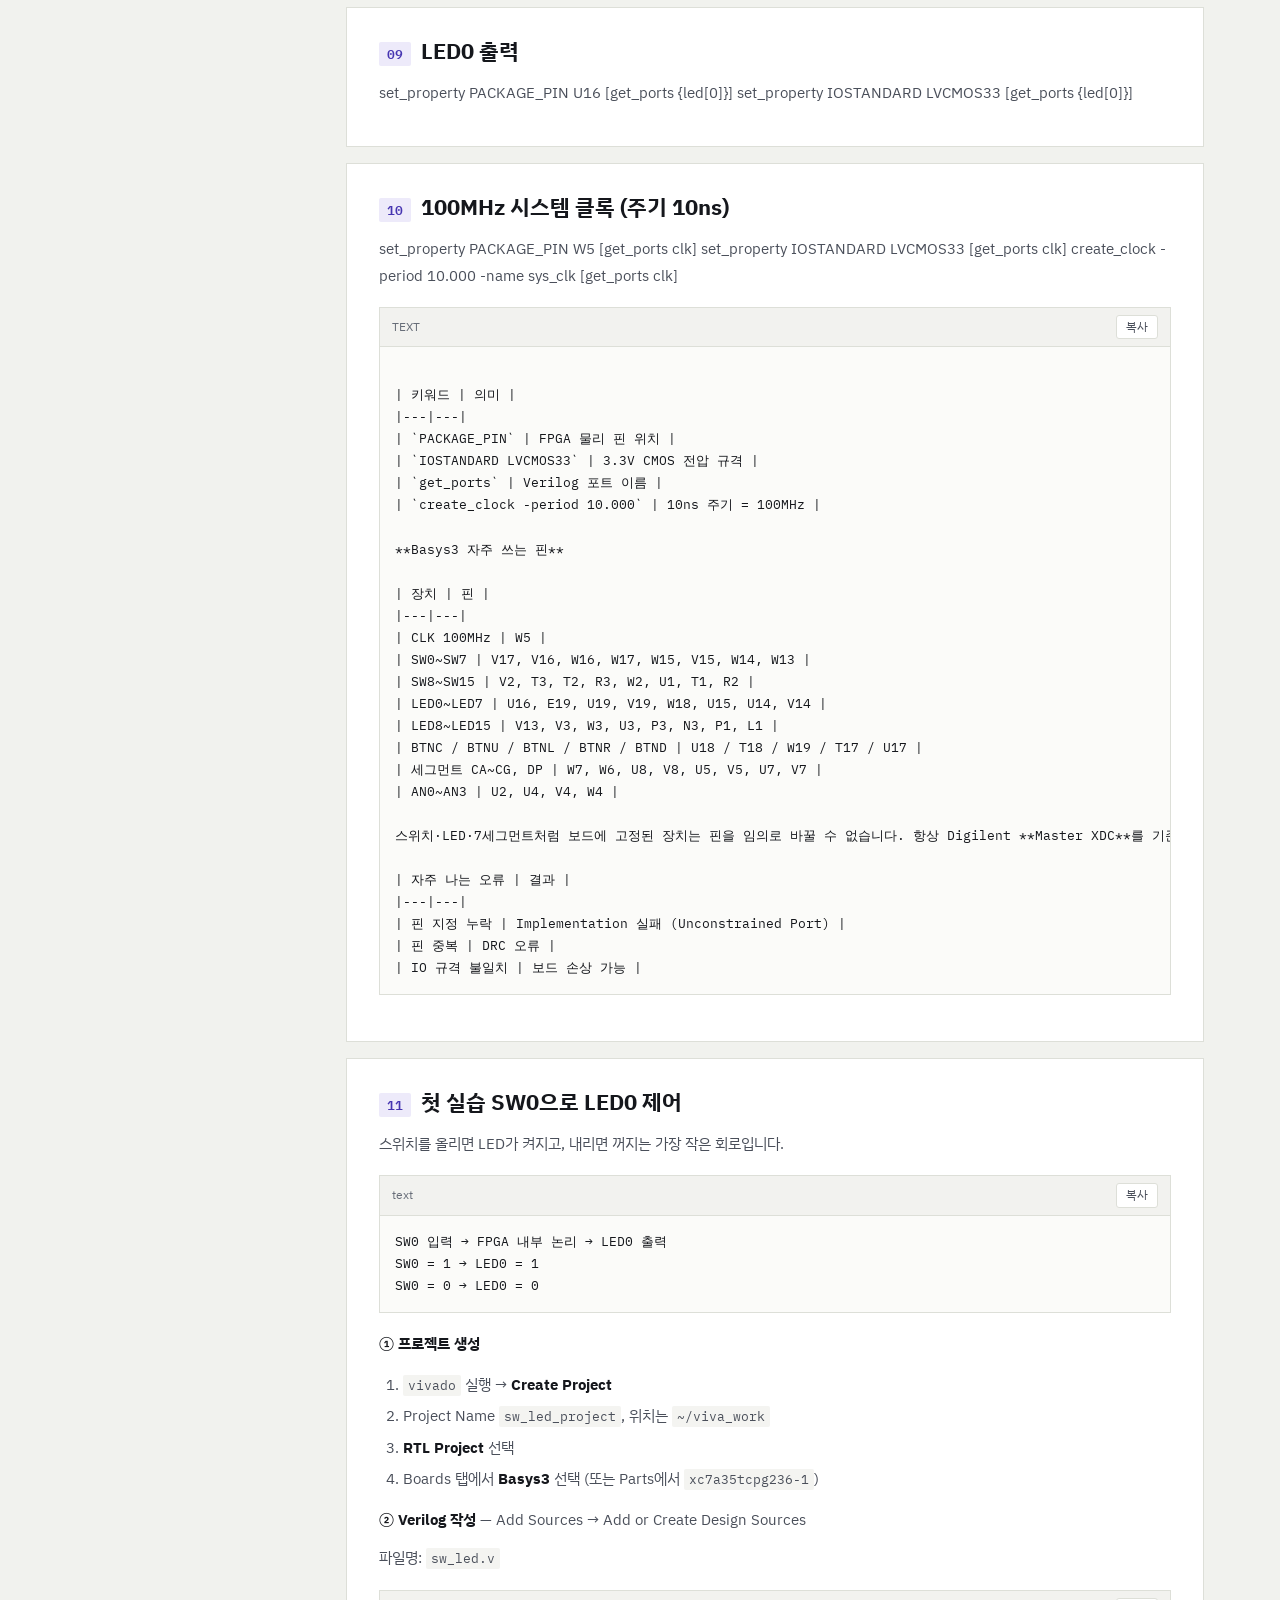
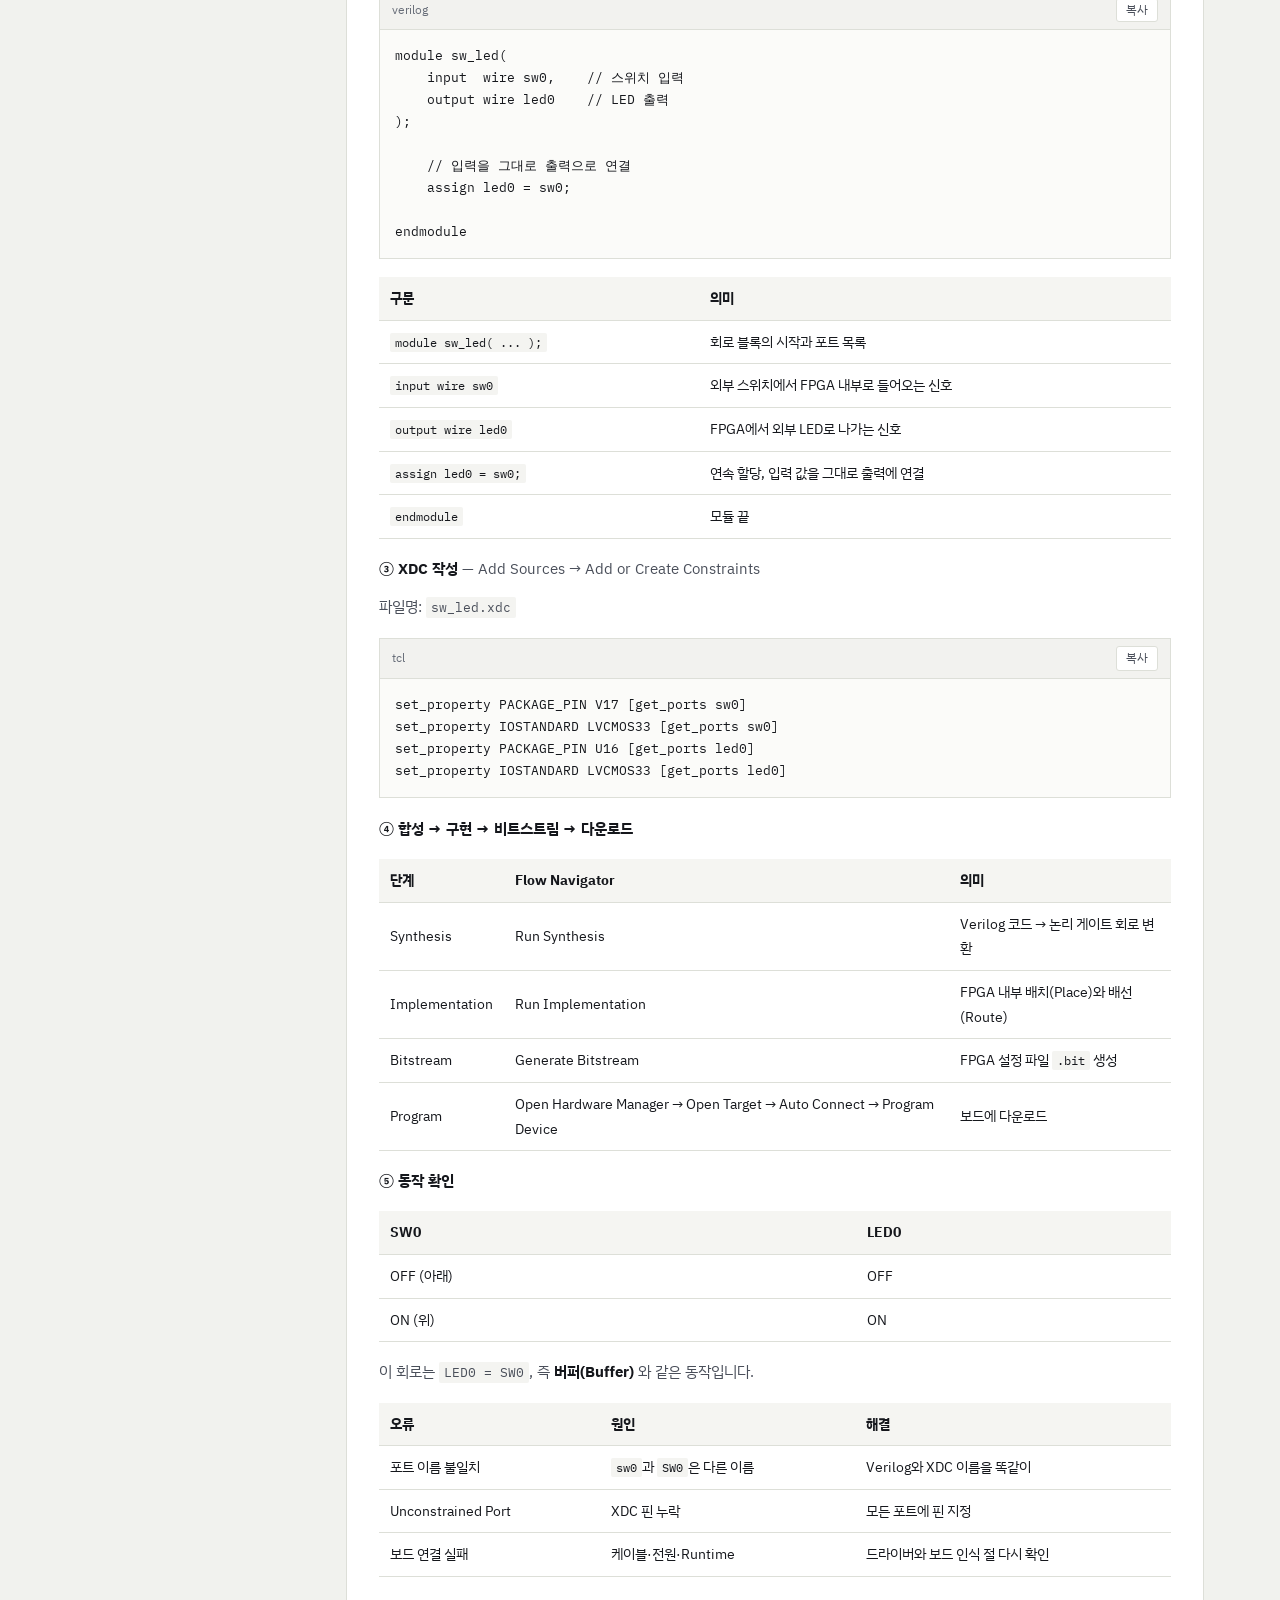
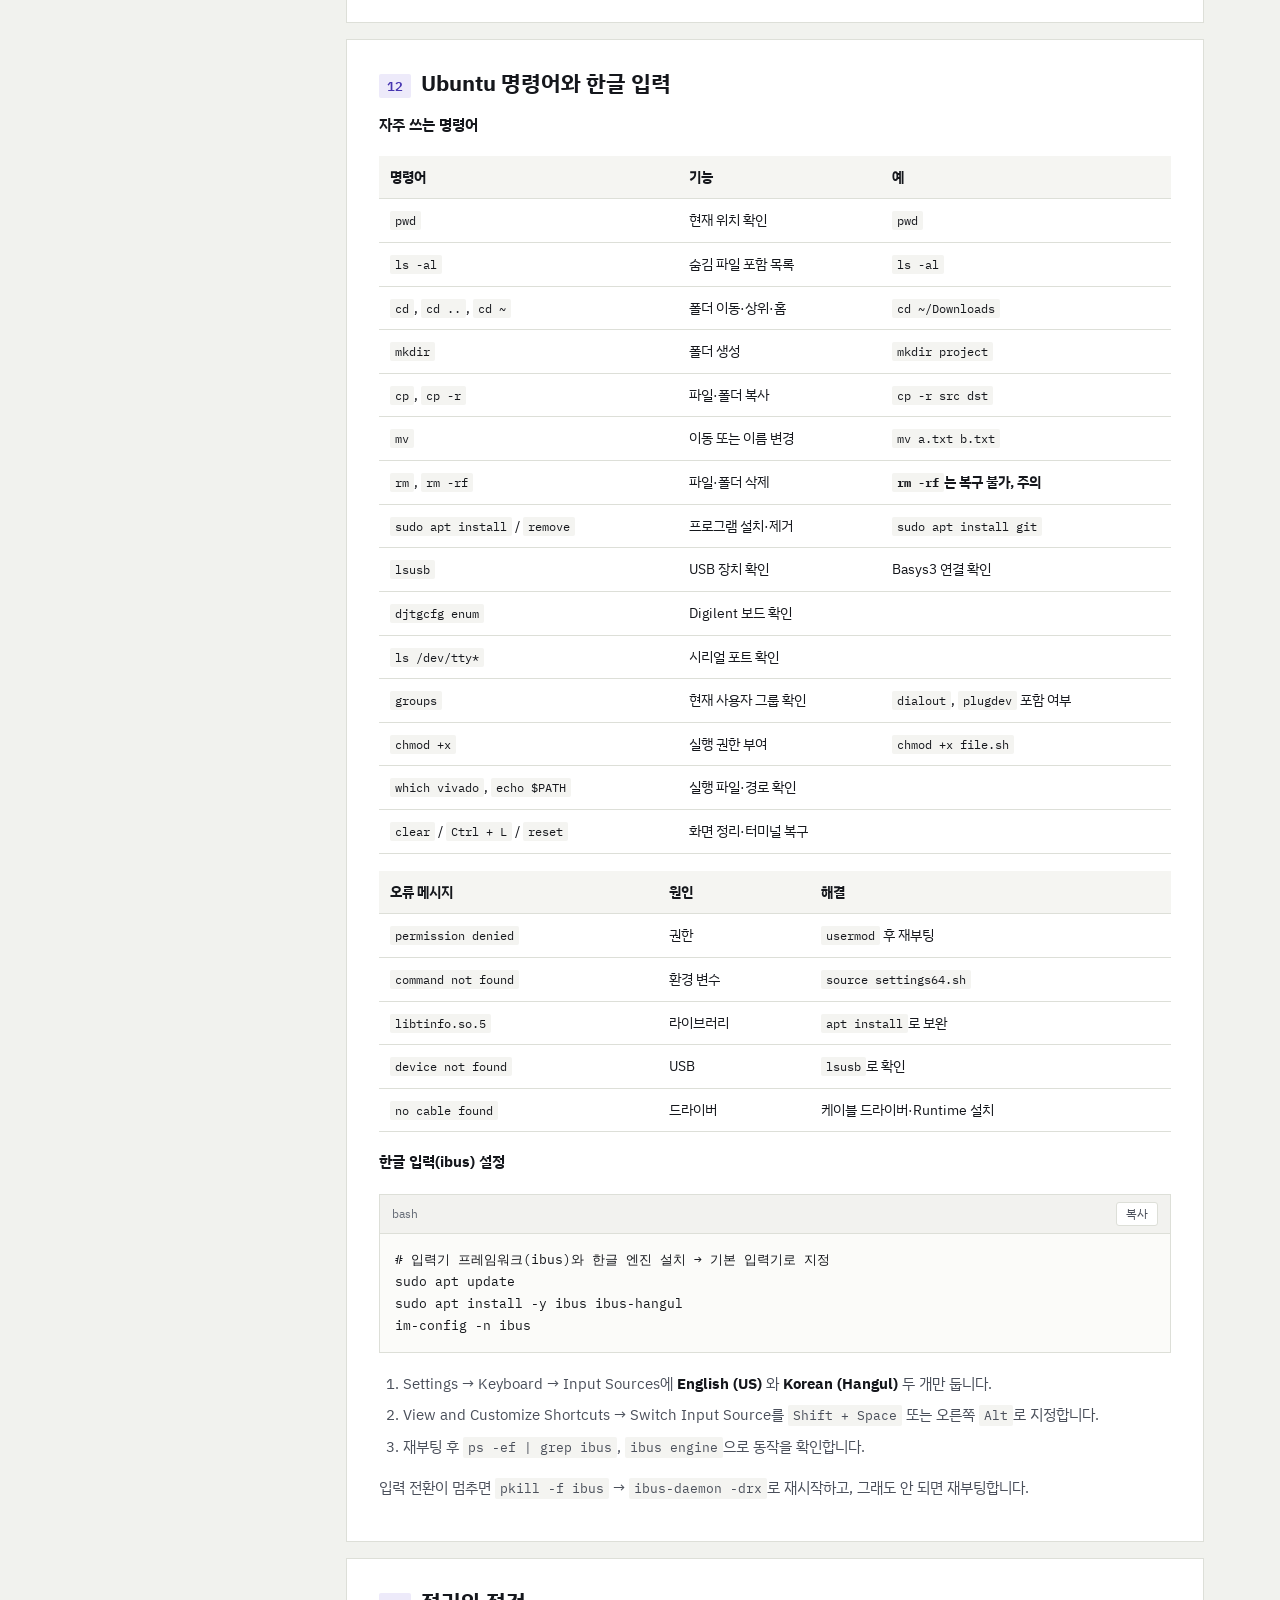
<file: ch01_fpga_environment_v01.html>
<!doctype html>
<html lang="ko"><head><meta charset="utf-8"><meta name="viewport" content="width=device-width,initial-scale=1">
<meta name="description" content="Vivado 설치 → 보드 인식 → XDC → SW0으로 LED0 제어"><title>제01장 · 개발환경과 첫 실습 · Digital Design · FPGA · Verilog</title>
<link rel="preconnect" href="https://fonts.googleapis.com"><link rel="preconnect" href="https://fonts.gstatic.com" crossorigin>
<link href="https://fonts.googleapis.com/css2?family=IBM+Plex+Sans+KR:wght@300;400;500;600;700&family=IBM+Plex+Mono:wght@400;500;600&display=swap" rel="stylesheet">
<style>/*
 * 교육용 HTML 공통 스타일 — 유지보수용 원본 (STANDARD 10.3)
 * 기준: rule_md d1b8278d · web/education-html/STANDARD.md
 * 이관 원본(압축본)과 규칙·선언이 같음을 확인함: 정리 전후 PostCSS 규칙 315항목 일치.
 * 장별 추가 스타일은 tools/guide/build_guides.py 의 <style>에서 관리한다.
 */

/* 1. 색상·폭 변수 — STANDARD 2절 (#F1F2EE 바탕 · #4635B1 강조 · 본문 최대 1180px) */
:root {
  --paper: #f1f2ee;
  --card: #fff;
  --ink: #15171c;
  --ink-2: #4a4f5a;
  --ink-3: #676d78; /* 보조 글자: 바탕 #F1F2EE 대비 4.63:1 (WCAG AA 4.5:1, 이관 원본 #858b96은 3.0:1) */
  --line: #dddfd8;
  --accent: #4635b1;
  --soft: #edeafa;
  --yellow: #ffd24a;
  --maxw: 1180px;
}

/* 2. 기본 요소 — 글꼴(IBM Plex Sans KR/Mono)·링크·키보드 초점 표시(노란 외곽선) */
* {
  box-sizing: border-box;
}
html {
  scroll-behavior: smooth;
}
body {
  margin: 0;
  background: var(--paper);
  color: var(--ink);
  font:
    400 15px/1.75 "IBM Plex Sans KR",
    -apple-system,
    BlinkMacSystemFont,
    sans-serif;
}
a {
  color: var(--accent);
}
a:focus-visible,
button:focus-visible,
pre:focus-visible,
.table-wrap:focus-visible,
.figure-wrap:focus-visible {
  outline: 3px solid var(--yellow);
  outline-offset: 3px;
}
button {
  font: inherit;
  cursor: pointer;
}
pre,
code {
  font-family: "IBM Plex Mono", monospace;
}
code {
  font-size: 0.86em;
  border-radius: 2px;
  background: #f4f4f1;
  padding: 2px 5px;
}
pre code {
  font-size: inherit;
  border: 0;
  padding: 0;
  background: transparent;
}

/* 3. 상단 배너 — 책장 사진(hero-bookshelf.jpg 1800×380) 위 어두운 그라데이션, 높이 160~220px */
.hero {
  position: relative;
  background: #15171c;
  color: white;
  overflow: hidden;
  border-bottom: 1px solid #181b25;
}
.hero:before {
  content: "";
  position: absolute;
  inset: 0;
  background-image:
    linear-gradient(
      90deg,
      rgba(12, 17, 27, 0.89),
      rgba(12, 17, 27, 0.69) 58%,
      rgba(12, 17, 27, 0.48)
    ),
    url('[data-uri]');
  background-size: cover;
  background-position: center;
}
.hero-inner {
  position: relative;
  max-width: var(--maxw);
  margin: auto;
  padding: 36px 32px 38px;
}
.kicker {
  display: inline-block;
  margin: 0 0 8px;
  color: var(--yellow);
  font-size: 0.86rem;
  font-weight: 600;
  border-bottom: 2px solid var(--yellow);
  letter-spacing: 0.05em;
}
.hero h1 {
  margin: 0;
  font-size: clamp(1.85rem, 3.7vw, 3rem);
  line-height: 1.2;
  letter-spacing: -0.035em;
}
.hero p {
  color: #d6d9df;
  max-width: 780px;
  font-size: 0.98rem;
  margin: 12px 0 0;
}
.hero strong {
  color: var(--yellow);
}
.chips {
  display: flex;
  gap: 8px;
  flex-wrap: wrap;
  margin-top: 15px;
}
.chip {
  border: 1px solid rgba(255, 255, 255, 0.35);
  color: #f3f3f3;
  font-size: 0.75rem;
  padding: 3px 9px;
  border-radius: 2px;
}

/* 4. 2단 배치와 좌측 탐색 — 장 목록·현재 페이지 목차 (site.js가 내용을 채움) */
.wrap {
  max-width: var(--maxw);
  margin: 0 auto;
  display: grid;
  grid-template-columns: 240px minmax(0, 1fr);
  gap: 30px;
  padding: 0 26px 80px;
  align-items: start;
}
.toc {
  position: sticky;
  top: 0;
  overflow-y: auto;
  max-height: 100vh;
  padding: 28px 0;
}
/* 4.1 좌측 탐색 구성 (STANDARD 4.1, 기준 ai-agent-engineering)
   과정 머리글 → 전체 학습 안내서 → 접이식 전체 장 바로가기 → 현재 쪽 세부 목차 */
.toc ul,
.toc ol {
  padding: 0;
  margin: 0;
  list-style: none;
}
.toc a {
  display: block;
  text-decoration: none;
  color: var(--ink-2);
  font-size: 0.8rem;
  border-left: 3px solid transparent;
  padding: 7px 9px;
  line-height: 1.4;
}
.toc a:hover {
  color: var(--accent);
  background: #efedf9;
}
.course-nav-header {
  display: flex;
  justify-content: space-between;
  align-items: center;
  gap: 8px;
  margin: 0 0 9px;
  font-size: 0.74rem;
  font-weight: 700;
  color: #59566d;
  letter-spacing: 0.02em;
}
.course-nav-header span:last-child {
  white-space: nowrap;
}
.toc .course-nav-home {
  color: var(--accent);
  background: var(--soft);
  border-left-color: var(--accent);
  padding: 9px 10px;
  margin-bottom: 12px;
  font-weight: 700;
}
.course-chapters {
  margin: 0 0 15px;
  border-bottom: 1px solid var(--line);
  padding-bottom: 12px;
}
.course-chapters summary {
  cursor: pointer;
  list-style: none;
  display: flex;
  justify-content: space-between;
  align-items: center;
  padding: 9px 8px;
  font-size: 0.8rem;
  font-weight: 700;
  color: #242535;
  background: #f1f0f9;
  border: 1px solid #e2dff0;
}
.course-chapters summary::-webkit-details-marker {
  display: none;
}
.course-chapters summary::after {
  content: "⌄";
  color: var(--accent);
}
.course-chapters[open] summary::after {
  content: "⌃";
}
.course-ch-links {
  display: flex;
  flex-direction: column;
  gap: 1px;
  padding: 5px 0;
}
.toc .course-ch-link {
  display: flex;
  align-items: flex-start;
  gap: 9px;
  font-size: 0.77rem;
  line-height: 1.35;
  padding: 7px 9px;
  color: #4c4d5d;
}
.toc .course-ch-link[aria-current="page"] {
  background: #e9e5fa;
  color: #322384;
  font-weight: 700;
  border-left-color: var(--accent);
}
.course-ch-num,
.toc .n {
  font: 600 0.74rem "IBM Plex Mono", monospace;
  color: #7962bd;
  min-width: 34px;
  flex: none;
}
.course-toc-heading {
  font-size: 0.73rem;
  font-weight: 700;
  color: #777985;
  letter-spacing: 0.02em;
  margin: 9px 0 6px;
}
.toc .toc-sections a {
  display: flex;
  align-items: flex-start;
  gap: 8px;
  font-size: 0.79rem;
}
.toc .toc-sections a.active {
  color: var(--accent);
  background: #f1effb;
  border-left-color: var(--accent);
  font-weight: 600;
}

/* 5. 본문 절 — 절 번호(.num)·표·목록 */
.content {
  min-width: 0;
  padding-top: 28px;
}
.section {
  background: var(--card);
  border: 1px solid var(--line);
  padding: 28px 32px;
  margin: 0 0 16px;
  scroll-margin-top: 20px;
}
.section h2 {
  font-size: 1.35rem;
  margin: 0 0 13px;
  line-height: 1.45;
}
.section h3 {
  font-size: 1.07rem;
  margin: 24px 0 9px;
}
.section p {
  color: var(--ink-2);
  margin: 12px 0;
}
.section ul,
.section ol {
  padding-left: 24px;
  color: var(--ink-2);
}
.section li {
  margin: 5px 0;
}
.section strong {
  color: var(--ink);
}
.section .num {
  display: inline-block;
  margin-right: 10px;
  padding: 1px 8px;
  border-radius: 2px;
  background: var(--soft);
  color: var(--accent);
  font:
    600 0.8rem "IBM Plex Mono",
    monospace;
}
.section table {
  border-collapse: collapse;
  width: 100%;
  margin: 17px 0;
  font-size: 0.88rem;
}
.section th,
.section td {
  padding: 9px 11px;
  text-align: left;
  border-bottom: 1px solid var(--line);
}
.section th {
  background: #f5f5f2;
}

/* 6. 코드 박스 — 제목 줄(파일·언어·상태) + 복사 버튼(site.js) + 소스 */
.codeblock {
  position: relative;
  border: 1px solid var(--line);
  margin: 18px 0;
  background: #fbfbf9;
}
.codebar {
  background: #f2f2ef;
  border-bottom: 1px solid var(--line);
  padding: 7px 12px;
  display: flex;
  align-items: center;
  justify-content: space-between;
  color: var(--ink-3);
  font-size: 0.73rem;
}
.codebar button {
  border: 1px solid var(--line);
  background: white;
  border-radius: 3px;
  color: var(--ink-2);
  padding: 1px 9px;
}
.codeblock pre {
  margin: 0;
  padding: 15px;
  overflow: auto;
  line-height: 1.7;
  font-size: 0.81rem;
}

/* 7. 안내 상자·단계 흐름·장 카드 (INDEX) */
.note {
  margin: 17px 0;
  background: var(--soft);
  border-left: 3px solid var(--accent);
  padding: 13px 16px;
  color: #332c70;
}
.flow {
  display: grid;
  gap: 8px;
  margin: 18px 0;
}
.flow .step {
  background: #f6f6f3;
  border: 1px solid var(--line);
  border-left: 3px solid var(--accent);
  padding: 11px 14px;
}
.flow .down {
  text-align: center;
  color: var(--accent);
}
.chapter-grid {
  display: grid;
  grid-template-columns: repeat(2, minmax(0, 1fr));
  gap: 12px;
  margin: 18px 0;
}
.chapter-card {
  border: 1px solid var(--line);
  padding: 16px;
  background: #fbfbf9;
  text-decoration: none;
  color: var(--ink);
}
.chapter-card:hover {
  border-color: var(--accent);
  background: var(--soft);
}
.chapter-card b {
  display: block;
  font-size: 1rem;
}
.chapter-card span {
  display: block;
  font-size: 0.79rem;
  color: var(--ink-3);
}

/* 8. 이전/다음 장 링크·모바일 메뉴 버튼·덮개·바닥글 */
.chapter-links {
  display: flex;
  gap: 10px;
  justify-content: space-between;
  flex-wrap: wrap;
  margin: 16px 0 35px;
}
.chapter-links a {
  display: inline-block;
  border: 1px solid var(--line);
  background: #fff;
  text-decoration: none;
  padding: 9px 15px;
}
.mobile-menu {
  display: none;
  position: fixed;
  top: 12px;
  left: 12px;
  z-index: 1002;
  background: #191a23;
  border: 1px solid #555;
  color: white;
  padding: 7px 13px;
  border-radius: 4px;
}
.shade {
  display: none;
}
.footer {
  max-width: var(--maxw);
  margin: auto;
  padding: 0 26px 45px;
  font-size: 0.77rem;
  color: var(--ink-3);
}

/* 9. 모바일 (860px 이하) — 좌측 탐색을 서랍 메뉴로 전환 */
@media (max-width: 860px) {
  .mobile-menu {
    display: block;
  }
  .wrap {
    display: block;
    padding: 0 16px 48px;
  }
  .toc {
    position: fixed;
    z-index: 1001;
    top: 0;
    left: 0;
    bottom: 0;
    width: min(84vw, 300px);
    max-height: none;
    background: #fff;
    padding: 66px 18px 22px;
    transform: translateX(-105%);
    transition: transform 0.2s;
    box-shadow: 3px 0 20px #0003;
  }
  .toc.open {
    transform: translateX(0);
  }
  .shade.open {
    display: block;
    position: fixed;
    inset: 0;
    background: #0009;
    z-index: 1000;
  }
  .hero-inner {
    padding: 48px 22px 31px 76px;
  }
  .section {
    padding: 22px 18px;
  }
  .chapter-grid {
    grid-template-columns: 1fr;
  }
}

/* 10. 움직임 줄이기 설정 존중 — STANDARD 10.4 */
@media (prefers-reduced-motion: reduce) {
  html {
    scroll-behavior: auto;
  }
  .toc {
    transition: none;
  }
}

/* 11. 인쇄 — STANDARD 10.2: 핵심 내용과 코드가 잘리지 않게
 *  - 좌측 탐색·모바일 메뉴·이전/다음·복사 버튼 숨김, 본문 전체 폭
 *  - 배경 인쇄가 꺼져도 읽히도록 상단 배너를 흰 바탕·검은 글자로
 *  - 코드 박스 최대 높이·가로 스크롤 해제(줄바꿈), 표·도면 최소 폭 해제 */
@media print {
  .toc,
  .mobile-menu,
  .shade,
  .access-skip,
  .chapter-links,
  .codebar button {
    display: none !important;
  }
  body {
    background: #fff;
  }
  .hero {
    background: none;
    color: var(--ink);
    border-bottom: 2px solid var(--ink);
  }
  .hero:before {
    display: none;
  }
  .hero p,
  .hero .kicker {
    color: var(--ink-2);
  }
  .wrap {
    display: block;
    max-width: none;
    padding: 0;
  }
  .content {
    padding-top: 12px;
  }
  .section {
    border: 0;
    padding: 12px 0;
  }
  .section h2,
  .section h3 {
    break-after: avoid;
  }
  .codeblock pre {
    max-height: none !important;
    overflow: visible !important;
    white-space: pre-wrap !important;
    overflow-wrap: anywhere;
  }
  .table-wrap,
  .figure-wrap {
    overflow: visible !important;
  }
  .table-wrap > table,
  .figure-wrap svg {
    min-width: 0 !important;
  }
  svg {
    max-width: 100%;
    height: auto;
  }
}
</style></head><body data-chapter="ch01">
<button type="button" class="mobile-menu" id="mobile-menu" aria-controls="course-nav" aria-expanded="false">☰ 장·목차</button><div class="shade" id="shade"></div>
<header class="hero"><div class="hero-inner"><p class="kicker">DIGITAL DESIGN FPGA · CHAPTER 01</p><h1>제01장 · 개발환경과 첫 실습</h1><p>Vivado 설치 → 보드 인식 → XDC → SW0으로 LED0 제어</p><div class="chips"><span class="chip">Ubuntu</span><span class="chip">Vivado 2024.2</span><span class="chip">Basys3</span><span class="chip">XDC</span></div></div></header>
<div class="wrap"><nav class="toc" id="course-nav" aria-label="장과 절 탐색"></nav><main class="content" id="main-content"><section class="section" id="s00"><h2><span class="num">00</span>학습 안내</h2><p><strong>잘 시작하면 반은 끝난 것입니다.</strong> 이 장에서는 Ubuntu(우분투) 24.04에 AMD Vivado(비바도, FPGA 설계 도구) 2024.2를 설치하고, Basys3 보드를 PC에서 인식시킨 뒤, 스위치 하나로 LED 하나를 켜는 첫 회로까지 완성합니다.</p>
<table>
<thead>
<tr>
  <th>항목</th>
  <th>내용</th>
</tr>
</thead>
<tbody>
<tr>
  <td>보드</td>
  <td>Digilent Basys3 (AMD Artix-7 <code>XC7A35T-1CPG236C</code>)</td>
</tr>
<tr>
  <td>설계 도구</td>
  <td>Vivado 2024.2 ML Standard</td>
</tr>
<tr>
  <td>편집기</td>
  <td>VS Code</td>
</tr>
<tr>
  <td>운영체제</td>
  <td>Ubuntu 24.04</td>
</tr>
<tr>
  <td>완료 기준</td>
  <td><code>djtgcfg enum</code>에서 Basys3 인식, SW0으로 LED0 ON/OFF</td>
</tr>
</tbody>
</table>
<p><strong>전체 흐름</strong></p>
<ol>
<li>시스템 업데이트와 필수 패키지 설치</li>
<li>Vivado 설치와 환경 변수 등록</li>
<li>케이블 드라이버·Digilent Adept Runtime 설치, 사용자 권한 설정</li>
<li>작업 폴더 준비와 VS Code 연동</li>
<li>Basys3 하드웨어와 XDC(핀 제약 파일) 이해</li>
<li>SW0 → LED0 첫 실습</li>
</ol>
<blockquote>
<p><strong>준비물:</strong> Basys3 보드와 <strong>데이터 통신이 되는</strong> Micro USB 케이블. 충전 전용 케이블로는 보드가 인식되지 않습니다.</p>
</blockquote>
</section><section class="section" id="s01"><h2><span class="num">01</span>Vivado 설치 준비</h2><p>터미널은 <code>Ctrl + Alt + T</code>로 엽니다. 먼저 시스템을 최신 상태로 맞춥니다.</p>
<div class="codeblock"><div class="codebar"><span>bash</span></div><pre><code># 패키지 목록 갱신 → 설치된 패키지 업그레이드
sudo apt update
sudo apt upgrade -y
</code></pre></div>
<p>Vivado 화면 표시, USB 장치 인식, 드라이버 빌드에 필요한 라이브러리를 설치합니다.</p>
<div class="codeblock"><div class="codebar"><span>bash</span></div><pre><code># Vivado GUI·USB·드라이버 빌드에 필요한 라이브러리 일괄 설치
sudo apt install -y build-essential git make gcc g++ libncurses6 libtinfo6 \
  libusb-1.0-0 libgtk-3-0 libx11-6 libxext6 libxrender1 libxtst6 libxi6 \
  libxft2 net-tools
</code></pre></div>
<table>
<thead>
<tr>
  <th>패키지</th>
  <th>용도</th>
  <th>비고</th>
</tr>
</thead>
<tbody>
<tr>
  <td><code>build-essential</code>, <code>gcc</code>, <code>g++</code></td>
  <td>컴파일 기본 도구</td>
  <td>드라이버·도구 빌드</td>
</tr>
<tr>
  <td><code>git</code>, <code>make</code></td>
  <td>소스 관리·빌드 자동화</td>
  <td>선택</td>
</tr>
<tr>
  <td><code>libncurses6</code>, <code>libtinfo6</code></td>
  <td>터미널 화면·정보</td>
  <td><code>libncurses6</code>는 선택</td>
</tr>
<tr>
  <td><code>libusb-1.0-0</code></td>
  <td>USB 통신</td>
  <td>FPGA 보드 인식</td>
</tr>
<tr>
  <td><code>libgtk-3-0</code>, <code>libx11-6</code>, <code>libxext6</code>, <code>libxrender1</code></td>
  <td>GUI 구성·그래픽 출력</td>
  <td>Vivado 화면</td>
</tr>
<tr>
  <td><code>libxtst6</code>, <code>libxi6</code></td>
  <td>키보드·마우스 입력 처리</td>
  <td></td>
</tr>
<tr>
  <td><code>libxft2</code></td>
  <td>글꼴 표시</td>
  <td></td>
</tr>
<tr>
  <td><code>net-tools</code></td>
  <td><code>ifconfig</code> 등 네트워크 도구</td>
  <td>선택</td>
</tr>
</tbody>
</table>
<p><strong>설치 파일 내려받기</strong></p>
<p>AMD 공식 다운로드 페이지에서 회원 가입 후 Linux용 통합 설치 파일을 <code>~/Downloads</code>에 내려받습니다. 설치 중에도 로그인이 필요하므로 계정은 반드시 만들어 둡니다.</p>
<ul>
<li>다운로드: <a href="https://www.xilinx.com/support/download.html">AMD Vivado Design Tools</a></li>
<li>파일 형태: <code>FPGAs_AdaptiveSoCs_Unified_2024.2_*.bin</code></li>
</ul>
</section><section class="section" id="s02"><h2><span class="num">02</span>Vivado 설치와 환경 설정</h2><div class="codeblock"><div class="codebar"><span>bash</span></div><pre><code># 설치 파일 위치로 이동 → 실행 권한 부여 → 설치 프로그램 실행
cd ~/Downloads
chmod +x FPGAs_AdaptiveSoCs_Unified_2024.2_*.bin
sudo ./FPGAs_AdaptiveSoCs_Unified_2024.2_*.bin
</code></pre></div>
<p>설치 화면에서는 Basys3에 필요한 항목만 고릅니다. 설치 용량과 시간을 크게 줄일 수 있습니다.</p>
<table>
<thead>
<tr>
  <th>항목</th>
  <th>선택</th>
</tr>
</thead>
<tbody>
<tr>
  <td>Product</td>
  <td>Vivado</td>
</tr>
<tr>
  <td>Edition</td>
  <td>ML Standard</td>
</tr>
<tr>
  <td>Device</td>
  <td><strong>7 Series</strong> (Basys3 → Artix-7 → 7 Series)</td>
</tr>
<tr>
  <td>설치 경로</td>
  <td><code>/tools/Xilinx</code></td>
</tr>
</tbody>
</table>
<table>
<thead>
<tr>
  <th>선택하지 않는 항목</th>
  <th>이유</th>
</tr>
</thead>
<tbody>
<tr>
  <td>Zynq / MPSoC</td>
  <td>Basys3 디바이스가 아님</td>
</tr>
<tr>
  <td>Vitis</td>
  <td>소프트웨어 개발용</td>
</tr>
<tr>
  <td>HLS</td>
  <td>C 기반 설계용</td>
</tr>
<tr>
  <td>UltraScale / Versal</td>
  <td>고급 FPGA용</td>
</tr>
<tr>
  <td>Model Composer</td>
  <td>MATLAB 연동용</td>
</tr>
</tbody>
</table>
<p>나중에 개별 학습이 필요하면 별도 PC에 추가로 설치하면 됩니다.</p>
<p><strong>환경 변수 등록</strong></p>
<div class="codeblock"><div class="codebar"><span>bash</span></div><pre><code># 현재 터미널에만 적용
source /tools/Xilinx/Vivado/2024.2/settings64.sh

# 새 터미널에서도 자동 적용되도록 ~/.bashrc 끝에 등록
echo 'source /tools/Xilinx/Vivado/2024.2/settings64.sh' &gt;&gt; ~/.bashrc

# 실행 확인
vivado
</code></pre></div>
<p><code>vivado: command not found</code>가 나오면 <code>settings64.sh</code>가 적용되지 않은 것입니다. 설치 경로가 <code>/opt/Xilinx</code>처럼 다르면 경로를 맞춰 다시 등록합니다.</p>
</section><section class="section" id="s03"><h2><span class="num">03</span>드라이버와 보드 인식</h2><p>PC와 Basys3는 두 단계의 소프트웨어를 거쳐 연결됩니다.</p>
<div class="codeblock"><div class="codebar"><span>text</span></div><pre><code>PC (Vivado)
   ↓
Digilent Adept Runtime (USB 드라이버)
   ↓
USB 케이블 (전원 + 데이터)
   ↓
Basys3 FPGA
</code></pre></div>
<p><strong>① Vivado 케이블 드라이버</strong></p>
<div class="codeblock"><div class="codebar"><span>bash</span></div><pre><code># Vivado에 포함된 케이블 드라이버 설치
cd /tools/Xilinx/Vivado/2024.2/data/xicom/cable_drivers/lin64/install_script/install_drivers
sudo ./install_drivers
</code></pre></div>
<p><strong>② Digilent Adept Runtime / Utilities</strong></p>
<p>Vivado에는 Digilent 보드용 USB 드라이버가 들어 있지 않습니다. Adept Runtime이 없으면 Hardware Manager의 <strong>Open Target</strong>이 동작하지 않고 <code>djtgcfg</code> 명령도 사용할 수 없습니다.</p>
<ul>
<li>Runtime: <a href="https://digilent.com/reference/software/adept/runtime-previous-versions">Digilent Adept Runtime</a> — <code>digilent.adept.runtime_*.deb</code></li>
<li>Utilities: <a href="https://digilent.com/reference/software/adept/utilities-previous-versions">Digilent Adept Utilities</a> — <code>digilent.adept.utilities_*.deb</code></li>
</ul>
<div class="codeblock"><div class="codebar"><span>bash</span></div><pre><code># 내려받은 .deb 패키지 설치 → 부족한 의존성 자동 보완
cd ~/Downloads
sudo dpkg -i digilent.adept.runtime_*.deb
sudo apt -f install

# 확인용 유틸리티(djtgcfg 포함) 설치
sudo dpkg -i digilent.adept.utilities_*.deb
sudo apt -f install

# 설치 확인: 경로가 출력되면 정상
which djtgcfg
</code></pre></div>
<table>
<thead>
<tr>
  <th>명령 요소</th>
  <th>의미</th>
</tr>
</thead>
<tbody>
<tr>
  <td><code>sudo</code></td>
  <td>관리자 권한으로 실행</td>
</tr>
<tr>
  <td><code>dpkg -i</code></td>
  <td>Debian 패키지 설치(<code>-i</code> = install)</td>
</tr>
<tr>
  <td><code>*.deb</code></td>
  <td>이름이 맞는 파일 자동 선택</td>
</tr>
<tr>
  <td><code>apt -f install</code></td>
  <td>깨진 의존성 수정(<code>-f</code> = fix broken), <code>dpkg</code> 오류 뒤 실행</td>
</tr>
</tbody>
</table>
<p>Adept 구성 요소는 다음과 같이 나뉩니다.</p>
<table>
<thead>
<tr>
  <th>구성 요소</th>
  <th>역할</th>
</tr>
</thead>
<tbody>
<tr>
  <td><strong>Runtime</strong></td>
  <td>USB 드라이버, 보드 인식 담당 — 가장 중요</td>
</tr>
<tr>
  <td>Utilities</td>
  <td>데이터 전송·테스트·디버깅 도구(<code>djtgcfg</code>)</td>
</tr>
<tr>
  <td>SDK</td>
  <td>C/C++로 보드를 제어하는 API</td>
</tr>
<tr>
  <td>System</td>
  <td>구버전 GUI 도구, 현재 지원 종료</td>
</tr>
</tbody>
</table>
<p><strong>③ 사용자 권한 설정</strong></p>
<div class="codeblock"><div class="codebar"><span>bash</span></div><pre><code># 시리얼(dialout)·USB(plugdev) 장치 접근 권한 부여 후 재부팅
sudo usermod -aG dialout $USER
sudo usermod -aG plugdev $USER
sudo reboot
</code></pre></div>
<p><strong>④ 최종 인식 확인</strong></p>
<div class="codeblock"><div class="codebar"><span>bash</span></div><pre><code># USB 장치 목록 → Digilent 보드 검색
lsusb
djtgcfg enum
</code></pre></div>
<p>예상 출력:</p>
<div class="codeblock"><div class="codebar"><span>text</span></div><pre><code>Found 1 device(s)
Device: Basys3
</code></pre></div>
<table>
<thead>
<tr>
  <th>증상</th>
  <th>원인</th>
  <th>해결</th>
</tr>
</thead>
<tbody>
<tr>
  <td><code>command not found</code></td>
  <td>Adept Runtime·Utilities 미설치</td>
  <td>② 다시 수행</td>
</tr>
<tr>
  <td><code>Found 0 device(s)</code></td>
  <td>USB 연결 문제</td>
  <td>통신용 케이블·다른 포트·보드 전원 확인</td>
</tr>
<tr>
  <td><code>Permission denied</code></td>
  <td>권한 부족</td>
  <td>③ 수행 후 재부팅, 급하면 <code>sudo</code></td>
</tr>
</tbody>
</table>
<p>문제가 생기면 <code>lsusb</code> → <code>djtgcfg enum</code> → <code>groups</code> → <code>which vivado</code> → 오류 메시지 순으로 확인합니다. <strong>보드가 보이지 않으면 드라이버부터 의심</strong>하는 습관이 가장 빠른 해결책입니다.</p>
</section><section class="section" id="s04"><h2><span class="num">04</span>작업 폴더와 VS Code</h2><p>Vivado 프로젝트에는 소스, 시뮬레이션, IP, 합성·구현 결과, 로그가 모두 쌓여 프로젝트 하나가 수 GB까지 커질 수 있습니다. 바탕화면·다운로드·문서 폴더나 USB 메모리 대신 <strong>실습 전용 폴더</strong>를 만듭니다.</p>
<div class="codeblock"><div class="codebar"><span>bash</span></div><pre><code># 실습 전용 폴더 생성 → 이동 → 현재 위치 확인
mkdir ~/viva_work
cd ~/viva_work
pwd
</code></pre></div>
<div class="codeblock"><div class="codebar"><span>text</span></div><pre><code>viva_work/
├── led_test/
├── and_gate/
├── uart_test/
└── counter_fnd/
</code></pre></div>
<p><strong>VS Code 설치와 실행</strong></p>
<p>VS Code는 <code>apt</code> 저장소를 등록해 설치하면 이후 시스템 업데이트로 함께 관리됩니다.</p>
<div class="codeblock"><div class="codebar"><span>bash</span></div><pre><code># 패키지 목록 갱신 → 저장소 등록 도구 준비
sudo apt update
sudo apt install -y wget gpg
# (Microsoft 저장소 등록 후) VS Code 설치 → 버전 확인
sudo apt install -y code
code --version
</code></pre></div>
<div class="codeblock"><div class="codebar"><span>bash</span></div><pre><code># 프로젝트 폴더를 만들고 VS Code로 열기
mkdir ~/fpga_lab
cd ~/fpga_lab
code .
</code></pre></div>
<table>
<thead>
<tr>
  <th>실행 방식</th>
  <th>명령</th>
  <th>설명</th>
</tr>
</thead>
<tbody>
<tr>
  <td>현재 폴더 열기</td>
  <td><code>code .</code></td>
  <td>가장 많이 사용</td>
</tr>
<tr>
  <td>특정 폴더 열기</td>
  <td><code>code ~/fpga_project</code></td>
  <td>프로젝트 폴더 직접 열기</td>
</tr>
<tr>
  <td>특정 파일 열기</td>
  <td><code>code top.v</code></td>
  <td>파일만 열기</td>
</tr>
</tbody>
</table>
<p><strong>권장 설정과 확장</strong></p>
<table>
<thead>
<tr>
  <th>설정</th>
  <th>권장값</th>
  <th>이유</th>
</tr>
</thead>
<tbody>
<tr>
  <td>Font Size</td>
  <td>15~18</td>
  <td>화면 가독성</td>
</tr>
<tr>
  <td>Auto Save</td>
  <td><code>afterDelay</code></td>
  <td>저장 누락 방지</td>
</tr>
<tr>
  <td>Tab Size</td>
  <td>4</td>
  <td>Verilog 가독성</td>
</tr>
<tr>
  <td>Encoding</td>
  <td>UTF-8</td>
  <td>한글 주석 깨짐 방지</td>
</tr>
<tr>
  <td>Word Wrap</td>
  <td>ON</td>
  <td>긴 코드 보기</td>
</tr>
</tbody>
</table>
<table>
<thead>
<tr>
  <th>확장</th>
  <th>용도</th>
  <th>권장</th>
</tr>
</thead>
<tbody>
<tr>
  <td>Verilog HDL / Verilog-HDL/SystemVerilog</td>
  <td>문법 강조·편집 지원</td>
  <td>필수</td>
</tr>
<tr>
  <td>Tcl</td>
  <td>Vivado Tcl 스크립트 편집</td>
  <td>추천</td>
</tr>
<tr>
  <td>GitLens</td>
  <td>Git 이력 확인</td>
  <td>추천</td>
</tr>
</tbody>
</table>
<table>
<thead>
<tr>
  <th>단축키</th>
  <th>기능</th>
</tr>
</thead>
<tbody>
<tr>
  <td><code>Ctrl + Shift + P</code></td>
  <td>명령 팔레트</td>
</tr>
<tr>
  <td><code>Ctrl + P</code></td>
  <td>파일 빠르게 열기</td>
</tr>
<tr>
  <td><code>Ctrl + ` </code></td>
  <td>하단 터미널</td>
</tr>
<tr>
  <td><code>Ctrl + Shift + F</code></td>
  <td>프로젝트 전체 검색</td>
</tr>
<tr>
  <td><code>Ctrl + /</code></td>
  <td>주석 처리</td>
</tr>
<tr>
  <td><code>Alt + ↑ / ↓</code></td>
  <td>줄 이동</td>
</tr>
</tbody>
</table>
<p><strong>권장 프로젝트 구조</strong></p>
<div class="codeblock"><div class="codebar"><span>text</span></div><pre><code>fpga_lab/
├── rtl/            # 하드웨어 설계 코드 (top.v)
├── tb/             # 테스트벤치 (top_tb.v)
├── constraints/    # 핀·클록 제약 (basys3.xdc)
├── sim/            # 시뮬레이션 결과
├── docs/           # 설명 자료
└── vivado_project/ # Vivado 프로젝트 파일
</code></pre></div>
<p>경로와 파일 이름에는 <strong>공백과 한글을 쓰지 않습니다</strong>. 파일명은 모듈명과 같게(<code>led_shift_fsm.v</code> ↔ <code>module led_shift_fsm</code>), 테스트벤치는 <code>_tb</code>를 붙입니다.</p>
</section><section class="section" id="s05"><h2><span class="num">05</span>VS Code와 Vivado 역할 분리</h2><table>
<thead>
<tr>
  <th>작업</th>
  <th style="text-align:center">VS Code</th>
  <th style="text-align:center">Vivado</th>
</tr>
</thead>
<tbody>
<tr>
  <td>Verilog·XDC·Tcl 작성, 대량 수정·검색</td>
  <td style="text-align:center">✅</td>
  <td style="text-align:center">가능하지만 불편</td>
</tr>
<tr>
  <td>시뮬레이션</td>
  <td style="text-align:center">제한적</td>
  <td style="text-align:center">✅</td>
</tr>
<tr>
  <td>RTL Analysis · Synthesis · Implementation</td>
  <td style="text-align:center">❌</td>
  <td style="text-align:center">✅</td>
</tr>
<tr>
  <td>Bitstream 생성 · FPGA 다운로드</td>
  <td style="text-align:center">❌</td>
  <td style="text-align:center">✅</td>
</tr>
</tbody>
</table>
<p><strong>권장 작업 순서</strong></p>
<ol>
<li>터미널에서 프로젝트 폴더 생성</li>
<li>VS Code에서 Verilog(<code>rtl/</code>)·XDC(<code>constraints/</code>) 작성</li>
<li>Vivado에서 프로젝트 생성 → <strong>Add Sources</strong>로 RTL·XDC 등록</li>
<li>Run Simulation → Run Synthesis → Open Elaborated Design</li>
<li>Run Implementation → Generate Bitstream → Open Hardware Manager</li>
</ol>
<table>
<thead>
<tr>
  <th>상황</th>
  <th>Vivado 반영</th>
</tr>
</thead>
<tbody>
<tr>
  <td>등록된 파일을 VS Code에서 수정·저장</td>
  <td>자동 반영</td>
</tr>
<tr>
  <td>VS Code에서 새 파일만 생성</td>
  <td>반영 안 됨 → Add Sources 필요</td>
</tr>
<tr>
  <td>파일 이름 변경·이동</td>
  <td>연결이 끊길 수 있음 → Sources에서 다시 연결</td>
</tr>
<tr>
  <td>XDC 수정</td>
  <td>저장 후 Synthesis·Implementation 재실행</td>
</tr>
</tbody>
</table>
<blockquote>
<p><strong>기억할 점:</strong> VS Code는 코드를 편하게 쓰는 도구, Vivado는 실제로 FPGA 회로를 만드는 도구입니다. <strong>저장해야 Vivado가 읽고, 새 파일은 Vivado에 알려 줘야 합니다.</strong></p>
</blockquote>
</section><section class="section" id="s06"><h2><span class="num">06</span>Basys3 하드웨어 개요</h2><p>Basys3는 AMD Artix-7 <code>XC7A35T-1CPG236C</code>를 탑재한 입문용 디지털 회로 개발 보드입니다. 회로도와 상세 사양은 <a href="https://digilent.com/reference/programmable-logic/basys-3/reference-manual">Digilent Basys3 참조 설명서</a>에서 확인합니다.</p>
<table>
<thead>
<tr>
  <th>FPGA 자원</th>
  <th>사양</th>
</tr>
</thead>
<tbody>
<tr>
  <td>로직 셀</td>
  <td>33,280개 (슬라이스 5,200개, 슬라이스당 6입력 LUT 4개 + 플립플롭 8개)</td>
</tr>
<tr>
  <td>블록 RAM</td>
  <td>1,800Kbit</td>
</tr>
<tr>
  <td>클록 관리 타일</td>
  <td>5개 (각각 PLL 포함)</td>
</tr>
<tr>
  <td>DSP 슬라이스</td>
  <td>90개</td>
</tr>
<tr>
  <td>기타</td>
  <td>온칩 ADC(XADC)</td>
</tr>
</tbody>
</table>
<table>
<thead>
<tr>
  <th>보드 주변 장치</th>
  <th>수량·내용</th>
</tr>
</thead>
<tbody>
<tr>
  <td>슬라이드 스위치</td>
  <td>16개 (위치에 따라 HIGH/LOW 유지)</td>
</tr>
<tr>
  <td>푸시 버튼</td>
  <td>5개 (누를 때만 HIGH)</td>
</tr>
<tr>
  <td>LED</td>
  <td>16개 (FPGA 핀이 HIGH일 때 켜짐)</td>
</tr>
<tr>
  <td>7세그먼트</td>
  <td>4자리, 공통 애노드</td>
</tr>
<tr>
  <td>기타</td>
  <td>Pmod 3개 + XADC용 Pmod, 12비트 VGA, USB-UART, USB HID 호스트, 32Mbit Quad SPI 플래시</td>
</tr>
</tbody>
</table>
<p><strong>전원과 구성(Configuration)</strong></p>
<ul>
<li>전원은 USB-JTAG 포트(J4) 또는 외부 5V 전원(J6)에서 공급하고, 점퍼 JP2로 선택합니다. 전원 스위치는 SW16, 전원 상태 LED는 LD20입니다.</li>
<li>FPGA는 전원이 들어온 뒤 <strong>비트스트림(<code>.bit</code>)</strong> 으로 구성되어야 동작합니다. 구성 데이터는 FPGA 내부 SRAM에 저장되므로 전원을 끄면 사라집니다.</li>
</ul>
<table>
<thead>
<tr>
  <th>구성 방법</th>
  <th>특징</th>
</tr>
</thead>
<tbody>
<tr>
  <td>JTAG (J4, PROG)</td>
  <td>Vivado Hardware Manager로 즉시 다운로드, 약 5초</td>
</tr>
<tr>
  <td>Quad SPI 플래시</td>
  <td>전원을 켤 때 자동 구성, 기록 1~2분</td>
</tr>
<tr>
  <td>USB 메모리 (J2)</td>
  <td>FAT32 루트에 <code>.bit</code> 하나, JP1을 USB로 설정</td>
</tr>
</tbody>
</table>
<p>프로그래밍이 끝나면 <strong>DONE</strong> LED가 켜집니다.</p>
<p><strong>클록과 7세그먼트</strong></p>
<ul>
<li>100MHz 발진기가 <strong>W5</strong> 핀에 연결되어 있습니다.</li>
<li>7세그먼트는 4자리가 세그먼트 신호(CA~CG, DP)를 공유하고 자리 선택(AN0~AN3)으로 구분하는 <strong>다중화(Multiplexing)</strong> 구조입니다. AN과 세그먼트 모두 <strong>LOW일 때 켜집니다(Active Low).</strong></li>
<li>네 자리를 1~16ms 주기(약 60Hz~1kHz)로 번갈아 켜면 사람 눈에는 모두 켜진 것처럼 보입니다. 약 45Hz 이하로 느려지면 깜빡임이 보입니다.</li>
</ul>
</section><section class="section" id="s07"><h2><span class="num">07</span>XDC 핀 제약 파일</h2><p>XDC(Xilinx Design Constraints)는 <strong>Verilog 포트를 보드의 실제 핀에 연결하고 클록 같은 동작 조건을 정의하는 파일</strong>입니다. HDL 코드는 FPGA 내부 논리만 정의하므로 외부 연결은 XDC가 맡습니다. 과거의 UCF 형식을 대신하며, Vivado는 Tcl 문법 기반의 XDC만 사용합니다.</p>
<table>
<thead>
<tr>
  <th>역할</th>
  <th>예</th>
</tr>
</thead>
<tbody>
<tr>
  <td>핀 할당 (Pin Assignment)</td>
  <td>스위치 → FPGA 입력 핀, LED → FPGA 출력 핀</td>
</tr>
<tr>
  <td>타이밍 제약 (Timing Constraint)</td>
  <td>클록 주파수 정의, Setup/Hold 조건 만족 유도</td>
</tr>
</tbody>
</table>
<p>파일명: <code>basys3.xdc</code></p>
<div class="codeblock"><div class="codebar"><span>tcl</span></div><pre><code></code></pre></div>
</section><section class="section" id="s08"><h2><span class="num">08</span>SW0 입력</h2><p>set_property PACKAGE_PIN V17 [get_ports {sw[0]}]
set_property IOSTANDARD LVCMOS33 [get_ports {sw[0]}]</p>
</section><section class="section" id="s09"><h2><span class="num">09</span>LED0 출력</h2><p>set_property PACKAGE_PIN U16 [get_ports {led[0]}]
set_property IOSTANDARD LVCMOS33 [get_ports {led[0]}]</p>
</section><section class="section" id="s10"><h2><span class="num">10</span>100MHz 시스템 클록 (주기 10ns)</h2><p>set_property PACKAGE_PIN W5 [get_ports clk]
set_property IOSTANDARD LVCMOS33 [get_ports clk]
create_clock -period 10.000 -name sys_clk [get_ports clk]</p>
<div class="codeblock"><div class="codebar"><span>TEXT</span></div><pre><code>
| 키워드 | 의미 |
|---|---|
| `PACKAGE_PIN` | FPGA 물리 핀 위치 |
| `IOSTANDARD LVCMOS33` | 3.3V CMOS 전압 규격 |
| `get_ports` | Verilog 포트 이름 |
| `create_clock -period 10.000` | 10ns 주기 = 100MHz |

**Basys3 자주 쓰는 핀**

| 장치 | 핀 |
|---|---|
| CLK 100MHz | W5 |
| SW0~SW7 | V17, V16, W16, W17, W15, V15, W14, W13 |
| SW8~SW15 | V2, T3, T2, R3, W2, U1, T1, R2 |
| LED0~LED7 | U16, E19, U19, V19, W18, U15, U14, V14 |
| LED8~LED15 | V13, V3, W3, U3, P3, N3, P1, L1 |
| BTNC / BTNU / BTNL / BTNR / BTND | U18 / T18 / W19 / T17 / U17 |
| 세그먼트 CA~CG, DP | W7, W6, U8, V8, U5, V5, U7, V7 |
| AN0~AN3 | U2, U4, V4, W4 |

스위치·LED·7세그먼트처럼 보드에 고정된 장치는 핀을 임의로 바꿀 수 없습니다. 항상 Digilent **Master XDC**를 기준으로 필요한 줄의 주석을 풀어 사용합니다.

| 자주 나는 오류 | 결과 |
|---|---|
| 핀 지정 누락 | Implementation 실패 (Unconstrained Port) |
| 핀 중복 | DRC 오류 |
| IO 규격 불일치 | 보드 손상 가능 |
</code></pre></div>
</section><section class="section" id="s11"><h2><span class="num">11</span>첫 실습 SW0으로 LED0 제어</h2><p>스위치를 올리면 LED가 켜지고, 내리면 꺼지는 가장 작은 회로입니다.</p>
<div class="codeblock"><div class="codebar"><span>text</span></div><pre><code>SW0 입력 → FPGA 내부 논리 → LED0 출력
SW0 = 1 → LED0 = 1
SW0 = 0 → LED0 = 0
</code></pre></div>
<p><strong>① 프로젝트 생성</strong></p>
<ol>
<li><code>vivado</code> 실행 → <strong>Create Project</strong></li>
<li>Project Name <code>sw_led_project</code>, 위치는 <code>~/viva_work</code></li>
<li><strong>RTL Project</strong> 선택</li>
<li>Boards 탭에서 <strong>Basys3</strong> 선택 (또는 Parts에서 <code>xc7a35tcpg236-1</code>)</li>
</ol>
<p><strong>② Verilog 작성</strong> — Add Sources → Add or Create Design Sources</p>
<p>파일명: <code>sw_led.v</code></p>
<div class="codeblock"><div class="codebar"><span>verilog</span></div><pre><code>module sw_led(
    input  wire sw0,    // 스위치 입력
    output wire led0    // LED 출력
);

    // 입력을 그대로 출력으로 연결
    assign led0 = sw0;

endmodule
</code></pre></div>
<table>
<thead>
<tr>
  <th>구문</th>
  <th>의미</th>
</tr>
</thead>
<tbody>
<tr>
  <td><code>module sw_led( ... );</code></td>
  <td>회로 블록의 시작과 포트 목록</td>
</tr>
<tr>
  <td><code>input wire sw0</code></td>
  <td>외부 스위치에서 FPGA 내부로 들어오는 신호</td>
</tr>
<tr>
  <td><code>output wire led0</code></td>
  <td>FPGA에서 외부 LED로 나가는 신호</td>
</tr>
<tr>
  <td><code>assign led0 = sw0;</code></td>
  <td>연속 할당, 입력 값을 그대로 출력에 연결</td>
</tr>
<tr>
  <td><code>endmodule</code></td>
  <td>모듈 끝</td>
</tr>
</tbody>
</table>
<p><strong>③ XDC 작성</strong> — Add Sources → Add or Create Constraints</p>
<p>파일명: <code>sw_led.xdc</code></p>
<div class="codeblock"><div class="codebar"><span>tcl</span></div><pre><code>set_property PACKAGE_PIN V17 [get_ports sw0]
set_property IOSTANDARD LVCMOS33 [get_ports sw0]
set_property PACKAGE_PIN U16 [get_ports led0]
set_property IOSTANDARD LVCMOS33 [get_ports led0]
</code></pre></div>
<p><strong>④ 합성 → 구현 → 비트스트림 → 다운로드</strong></p>
<table>
<thead>
<tr>
  <th>단계</th>
  <th>Flow Navigator</th>
  <th>의미</th>
</tr>
</thead>
<tbody>
<tr>
  <td>Synthesis</td>
  <td>Run Synthesis</td>
  <td>Verilog 코드 → 논리 게이트 회로 변환</td>
</tr>
<tr>
  <td>Implementation</td>
  <td>Run Implementation</td>
  <td>FPGA 내부 배치(Place)와 배선(Route)</td>
</tr>
<tr>
  <td>Bitstream</td>
  <td>Generate Bitstream</td>
  <td>FPGA 설정 파일 <code>.bit</code> 생성</td>
</tr>
<tr>
  <td>Program</td>
  <td>Open Hardware Manager → Open Target → Auto Connect → Program Device</td>
  <td>보드에 다운로드</td>
</tr>
</tbody>
</table>
<p><strong>⑤ 동작 확인</strong></p>
<table>
<thead>
<tr>
  <th>SW0</th>
  <th>LED0</th>
</tr>
</thead>
<tbody>
<tr>
  <td>OFF (아래)</td>
  <td>OFF</td>
</tr>
<tr>
  <td>ON (위)</td>
  <td>ON</td>
</tr>
</tbody>
</table>
<p>이 회로는 <code>LED0 = SW0</code>, 즉 <strong>버퍼(Buffer)</strong> 와 같은 동작입니다.</p>
<table>
<thead>
<tr>
  <th>오류</th>
  <th>원인</th>
  <th>해결</th>
</tr>
</thead>
<tbody>
<tr>
  <td>포트 이름 불일치</td>
  <td><code>sw0</code>과 <code>SW0</code>은 다른 이름</td>
  <td>Verilog와 XDC 이름을 똑같이</td>
</tr>
<tr>
  <td>Unconstrained Port</td>
  <td>XDC 핀 누락</td>
  <td>모든 포트에 핀 지정</td>
</tr>
<tr>
  <td>보드 연결 실패</td>
  <td>케이블·전원·Runtime</td>
  <td>드라이버와 보드 인식 절 다시 확인</td>
</tr>
</tbody>
</table>
</section><section class="section" id="s12"><h2><span class="num">12</span>Ubuntu 명령어와 한글 입력</h2><p><strong>자주 쓰는 명령어</strong></p>
<table>
<thead>
<tr>
  <th>명령어</th>
  <th>기능</th>
  <th>예</th>
</tr>
</thead>
<tbody>
<tr>
  <td><code>pwd</code></td>
  <td>현재 위치 확인</td>
  <td><code>pwd</code></td>
</tr>
<tr>
  <td><code>ls -al</code></td>
  <td>숨김 파일 포함 목록</td>
  <td><code>ls -al</code></td>
</tr>
<tr>
  <td><code>cd</code>, <code>cd ..</code>, <code>cd ~</code></td>
  <td>폴더 이동·상위·홈</td>
  <td><code>cd ~/Downloads</code></td>
</tr>
<tr>
  <td><code>mkdir</code></td>
  <td>폴더 생성</td>
  <td><code>mkdir project</code></td>
</tr>
<tr>
  <td><code>cp</code>, <code>cp -r</code></td>
  <td>파일·폴더 복사</td>
  <td><code>cp -r src dst</code></td>
</tr>
<tr>
  <td><code>mv</code></td>
  <td>이동 또는 이름 변경</td>
  <td><code>mv a.txt b.txt</code></td>
</tr>
<tr>
  <td><code>rm</code>, <code>rm -rf</code></td>
  <td>파일·폴더 삭제</td>
  <td><strong><code>rm -rf</code>는 복구 불가, 주의</strong></td>
</tr>
<tr>
  <td><code>sudo apt install</code> / <code>remove</code></td>
  <td>프로그램 설치·제거</td>
  <td><code>sudo apt install git</code></td>
</tr>
<tr>
  <td><code>lsusb</code></td>
  <td>USB 장치 확인</td>
  <td>Basys3 연결 확인</td>
</tr>
<tr>
  <td><code>djtgcfg enum</code></td>
  <td>Digilent 보드 확인</td>
  <td></td>
</tr>
<tr>
  <td><code>ls /dev/tty*</code></td>
  <td>시리얼 포트 확인</td>
  <td></td>
</tr>
<tr>
  <td><code>groups</code></td>
  <td>현재 사용자 그룹 확인</td>
  <td><code>dialout</code>, <code>plugdev</code> 포함 여부</td>
</tr>
<tr>
  <td><code>chmod +x</code></td>
  <td>실행 권한 부여</td>
  <td><code>chmod +x file.sh</code></td>
</tr>
<tr>
  <td><code>which vivado</code>, <code>echo $PATH</code></td>
  <td>실행 파일·경로 확인</td>
  <td></td>
</tr>
<tr>
  <td><code>clear</code> / <code>Ctrl + L</code> / <code>reset</code></td>
  <td>화면 정리·터미널 복구</td>
  <td></td>
</tr>
</tbody>
</table>
<table>
<thead>
<tr>
  <th>오류 메시지</th>
  <th>원인</th>
  <th>해결</th>
</tr>
</thead>
<tbody>
<tr>
  <td><code>permission denied</code></td>
  <td>권한</td>
  <td><code>usermod</code> 후 재부팅</td>
</tr>
<tr>
  <td><code>command not found</code></td>
  <td>환경 변수</td>
  <td><code>source settings64.sh</code></td>
</tr>
<tr>
  <td><code>libtinfo.so.5</code></td>
  <td>라이브러리</td>
  <td><code>apt install</code>로 보완</td>
</tr>
<tr>
  <td><code>device not found</code></td>
  <td>USB</td>
  <td><code>lsusb</code>로 확인</td>
</tr>
<tr>
  <td><code>no cable found</code></td>
  <td>드라이버</td>
  <td>케이블 드라이버·Runtime 설치</td>
</tr>
</tbody>
</table>
<p><strong>한글 입력(ibus) 설정</strong></p>
<div class="codeblock"><div class="codebar"><span>bash</span></div><pre><code># 입력기 프레임워크(ibus)와 한글 엔진 설치 → 기본 입력기로 지정
sudo apt update
sudo apt install -y ibus ibus-hangul
im-config -n ibus
</code></pre></div>
<ol>
<li>Settings → Keyboard → Input Sources에 <strong>English (US)</strong> 와 <strong>Korean (Hangul)</strong> 두 개만 둡니다.</li>
<li>View and Customize Shortcuts → Switch Input Source를 <code>Shift + Space</code> 또는 오른쪽 <code>Alt</code>로 지정합니다.</li>
<li>재부팅 후 <code>ps -ef | grep ibus</code>, <code>ibus engine</code>으로 동작을 확인합니다.</li>
</ol>
<p>입력 전환이 멈추면 <code>pkill -f ibus</code> → <code>ibus-daemon -drx</code>로 재시작하고, 그래도 안 되면 재부팅합니다.</p>
</section><section class="section" id="s13"><h2><span class="num">13</span>정리와 점검</h2><table>
<thead>
<tr>
  <th>성공 단계</th>
  <th>확인 방법</th>
</tr>
</thead>
<tbody>
<tr>
  <td>설치 성공</td>
  <td><code>vivado</code> 실행</td>
</tr>
<tr>
  <td>드라이버 성공</td>
  <td><code>which djtgcfg</code> 경로 출력</td>
</tr>
<tr>
  <td>보드 성공</td>
  <td><code>djtgcfg enum</code> → <code>Device: Basys3</code></td>
</tr>
<tr>
  <td>실습 성공</td>
  <td>SW0에 따라 LED0 ON/OFF</td>
</tr>
</tbody>
</table>
<p><strong>스스로 점검하기</strong></p>
<ol>
<li>Vivado만 설치하면 Basys3가 바로 인식되는가? 그렇지 않다면 무엇이 더 필요한가?</li>
<li>Open Target이 동작하지 않을 때 가장 먼저 확인할 것은 무엇인가?</li>
<li>XDC의 두 가지 역할은 무엇인가?</li>
<li>Verilog 포트 이름이 <code>sw0</code>이고 XDC에 <code>SW0</code>이라 적으면 어떤 일이 생기는가?</li>
<li>Synthesis와 Implementation의 차이를 한 문장씩 설명하시오.</li>
</ol>
<p><strong>핵심 키워드:</strong> Adept Runtime · Hardware Manager · Open Target · XDC · <code>PACKAGE_PIN</code> · <code>IOSTANDARD</code> · Synthesis · Implementation · Bitstream</p>
</section><div class="chapter-links" id="chapter-links"></div></main></div>
<footer class="footer">Digital Design · FPGA · Verilog · v01  · 실습 결과는 실제 환경에서 검증</footer>
<script>window.COURSE={"title": "Digital Design · FPGA · Verilog", "short_title": "DIGITAL DESIGN FPGA", "home_label": "전체 학습 안내서", "chapters": [{"id": "ch01", "number": 1, "title": "개발환경과 첫 실습", "file": "ch01_fpga_environment_v01.html"}, {"id": "ch02", "number": 2, "title": "논리 게이트와 Verilog", "file": "ch02_logic_gates_v01.html"}, {"id": "ch03", "number": 3, "title": "조합회로 설계", "file": "ch03_combinational_v01.html"}, {"id": "ch04", "number": 4, "title": "순차회로 설계", "file": "ch04_sequential_v01.html"}, {"id": "ch05", "number": 5, "title": "스톱워치와 디지털 시계", "file": "ch05_stopwatch_clock_v01.html"}, {"id": "ch06", "number": 6, "title": "Vivado IP 블록 설계", "file": "ch06_vivado_ip_v01.html"}, {"id": "ch07", "number": 7, "title": "FSM 회로 설계", "file": "ch07_fsm_v01.html"}]};</script><script>/*
 * 교육용 HTML 공통 동작 — 유지보수용 원본 (STANDARD 4·10.3·10.4)
 * 페이지 본문은 바꾸지 않고 탐색·이전/다음·모바일 메뉴·코드 복사만 덧붙인다.
 * 입력: 페이지의 window.COURSE (tools/guide/build_guides.py가 실제 존재하는 장만 넣음),
 *       body[data-chapter], main section[id] > h2.
 * 이관 원본과 구문 트리(acorn AST)가 같음을 확인함.
 */
(() => {
  "use strict";
  const data = window.COURSE || { title: "교육과정", chapters: [] };
  const nav = document.getElementById("course-nav");
  if (!nav) return;
  const current = document.body.dataset.chapter || "";
  const pageNames = data.chapters || [];
  // 1. 좌측 탐색 (STANDARD 4.1 — 기준: ai-agent-engineering)
  //    과정 머리글 → 전체 학습 안내서(INDEX) → 접이식 '전체 장 바로가기' → 현재 쪽 세부 목차
  const el = (tag, cls, text) => {
    const e = document.createElement(tag);
    if (cls) e.className = cls;
    if (text !== undefined) e.textContent = text;
    return e;
  };
  const numText = (n) => String(n).padStart(2, "0");
  const mainCount = pageNames.filter((ch) => !String(ch.number).includes(".")).length;
  const header = el("div", "course-nav-header");
  header.append(el("span", "", data.short_title || data.title), el("span", "", mainCount + " CHAPTERS"));
  nav.append(header);
  const home = el("a", "course-nav-home", "⌂  " + (data.home_label || "전체 학습 안내서"));
  home.href = "index.html";
  if (!current || !pageNames.some((ch) => ch.id === current)) home.setAttribute("aria-current", "page");
  nav.append(home);
  const box = el("details", "course-chapters");
  box.open = true;
  box.append(el("summary", "", "전체 장 바로가기"));
  const chLinks = el("div", "course-ch-links");
  let currentChapter = null;
  // 보조 장(07.1·12.3 등)은 같은 본 장을 보고 있을 때만 펼쳐 목록을 짧게 유지
  const baseOf = (n) => String(n).split(".")[0];
  const curBase = baseOf(pageNames.find((ch) => ch.id === current)?.number ?? "");
  pageNames.forEach((ch) => {
    if (String(ch.number).includes(".") && baseOf(ch.number) !== curBase) return;
    const a = el("a", "course-ch-link");
    a.href = ch.file;
    a.append(el("span", "course-ch-num", numText(ch.number)), el("span", "", ch.title));
    if (ch.id === current) {
      a.setAttribute("aria-current", "page");
      currentChapter = ch;
    }
    chLinks.append(a);
  });
  box.append(chLinks);
  nav.append(box);

  // 2. 현재 쪽 세부 목차: 절 제목(h2)을 번호·제목으로 나눠 표시하고, 화면에 보이는 절을 강조
  const sections = [...document.querySelectorAll("main section[id]")];
  if (sections.length) {
    nav.append(el("div", "course-toc-heading", currentChapter ? "제" + numText(currentChapter.number) + "장 세부 목차" : "INDEX 목차"));
    const sub = el("ol", "toc-sections");
    sections.forEach((sec) => {
      const li = el("li"),
        a = el("a");
      const h2 = sec.querySelector("h2");
      const num = h2?.querySelector(".num")?.textContent.trim() || "";
      let text = h2?.textContent.trim().replace(/\s+/g, " ") || sec.id;
      if (num && text.startsWith(num)) text = text.slice(num.length).trim();
      a.href = "#" + sec.id;
      a.append(el("span", "n", num || "·"), el("span", "", text));
      li.append(a);
      sub.append(li);
    });
    nav.append(sub);
    const items = [...sub.querySelectorAll("a")];
    const mark = (id) =>
      items.forEach((x) => {
        const on = x.getAttribute("href") === "#" + id;
        x.classList.toggle("active", on);
        if (on) x.setAttribute("aria-current", "location");
        else x.removeAttribute("aria-current");
      });
    let ticking = false;
    const sync = () => {
      ticking = false;
      const limit = Math.min(180, innerHeight * 0.28);
      let best = sections[0];
      sections.forEach((x) => {
        if (x.getBoundingClientRect().top <= limit) best = x;
      });
      mark(best.id);
    };
    addEventListener("scroll", () => {
      if (!ticking) {
        ticking = true;
        requestAnimationFrame(sync);
      }
    }, { passive: true });
    sync();
  }

  // 3. 본문 끝 이전/다음 장 링크 (처음·마지막 장은 전체 목차로)
  const idx = pageNames.findIndex((ch) => ch.id === current);
  const links = document.getElementById("chapter-links");
  if (links && idx >= 0) {
    const prev = pageNames[idx - 1],
      next = pageNames[idx + 1];
    const add = (ch, label) => {
      let a = document.createElement("a");
      a.href = ch?.file || "index.html";
      a.textContent = label + (ch ? " · " + ch.title : " · 전체 목차");
      links.append(a);
    };
    add(prev, "← 이전");
    add(next, "다음 →");
  }

  // 4. 모바일 서랍 메뉴: 버튼·덮개 클릭, 링크 선택, Escape 키로 닫기
  const toggle = document.getElementById("mobile-menu"),
    shade = document.getElementById("shade");
  const close = () => {
    nav.classList.remove("open");
    shade?.classList.remove("open");
    toggle?.setAttribute("aria-expanded", "false");
  };
  toggle?.addEventListener("click", () => {
    let open = !nav.classList.contains("open");
    nav.classList.toggle("open", open);
    shade?.classList.toggle("open", open);
    toggle.setAttribute("aria-expanded", String(open));
  });
  shade?.addEventListener("click", close);
  nav.addEventListener("click", (e) => {
    if (e.target.closest("a")) close();
  });
  document.addEventListener("keydown", (e) => {
    if (e.key === "Escape") close();
  });

  // 5. 코드 박스 복사 버튼: pre의 소스 텍스트만 복사 (제목 줄 제외)
  document.querySelectorAll(".codeblock").forEach((block) => {
    const pre = block.querySelector("pre");
    if (!pre) return;
    const bar = block.querySelector(".codebar");
    if (!bar) return;
    const b = document.createElement("button");
    b.type = "button";
    b.textContent = "복사";
    b.setAttribute("aria-label", "코드 복사");
    b.addEventListener("click", async () => {
      try {
        await navigator.clipboard.writeText(pre.textContent);
        b.textContent = "복사 완료";
        setTimeout(() => (b.textContent = "복사"), 1200);
      } catch {
        b.textContent = "복사 실패";
      }
    });
    bar.append(b);
  });
})();
</script></body></html>
</file>
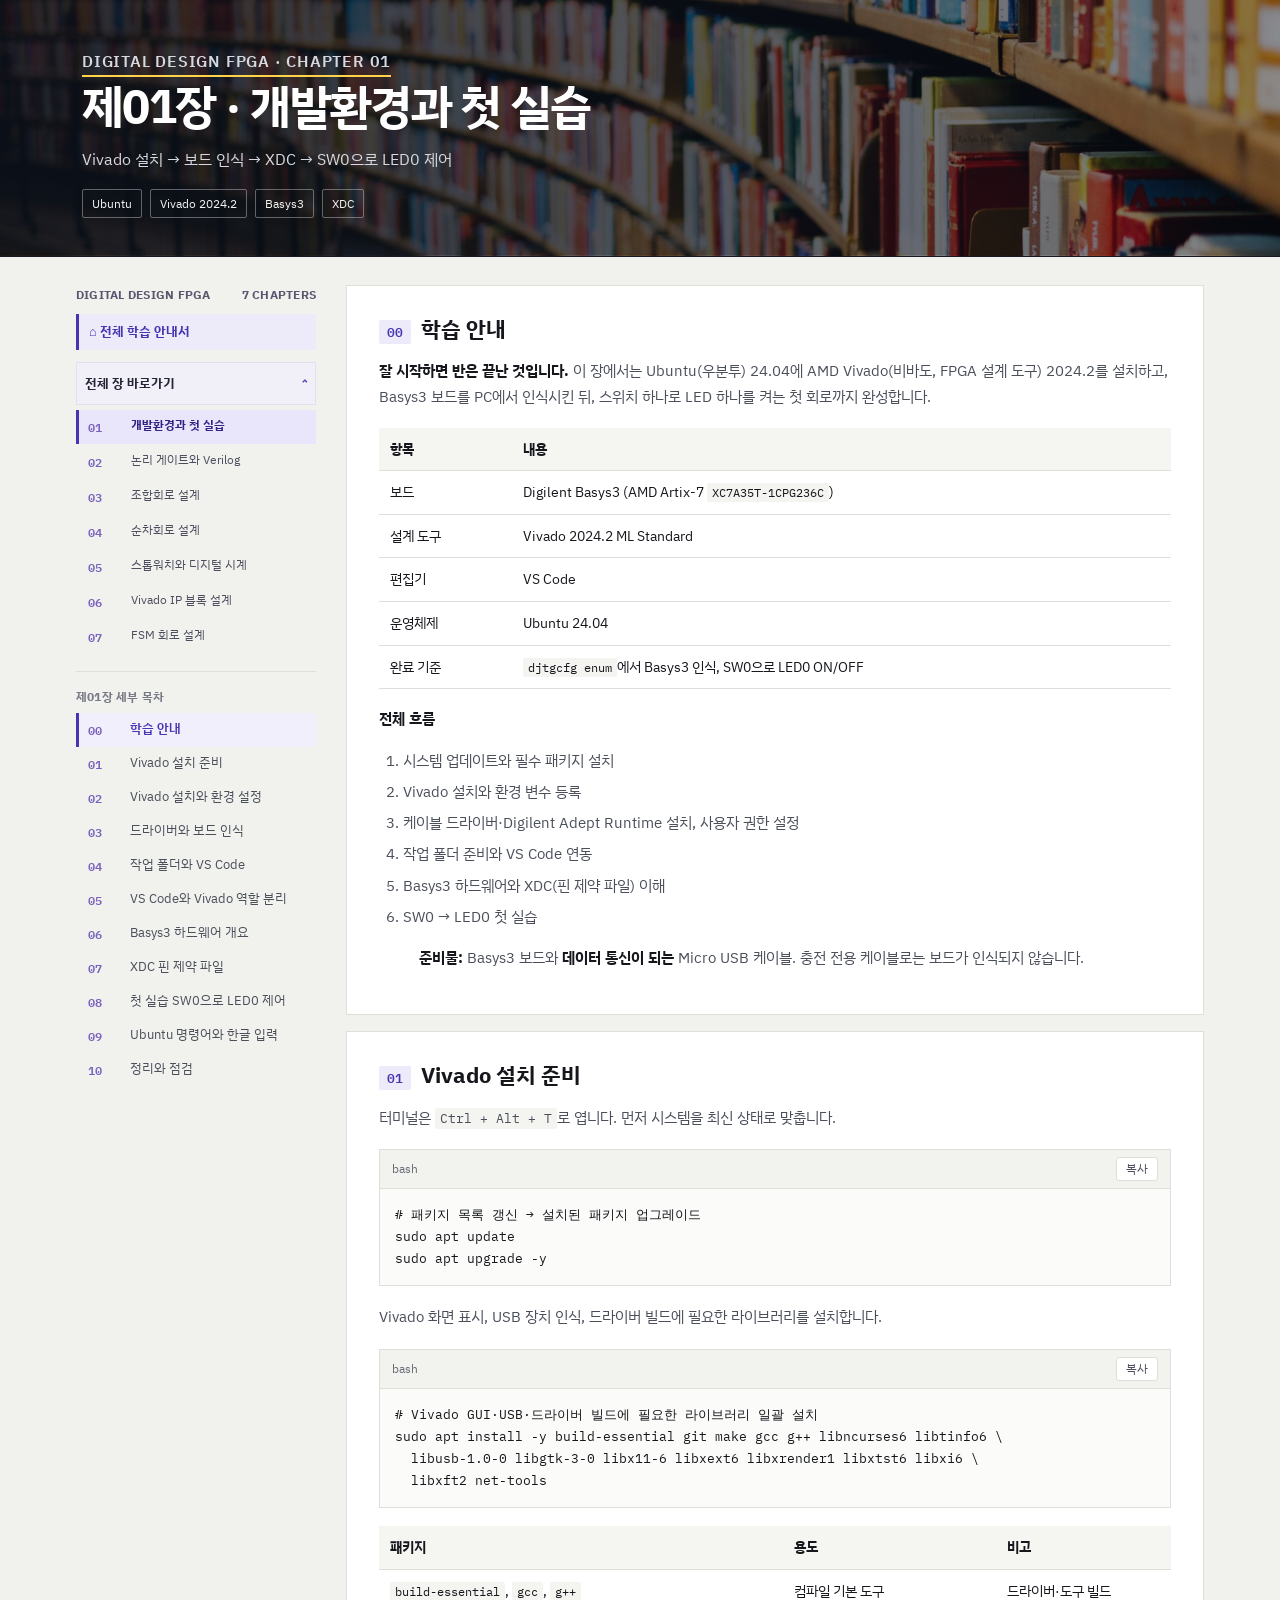
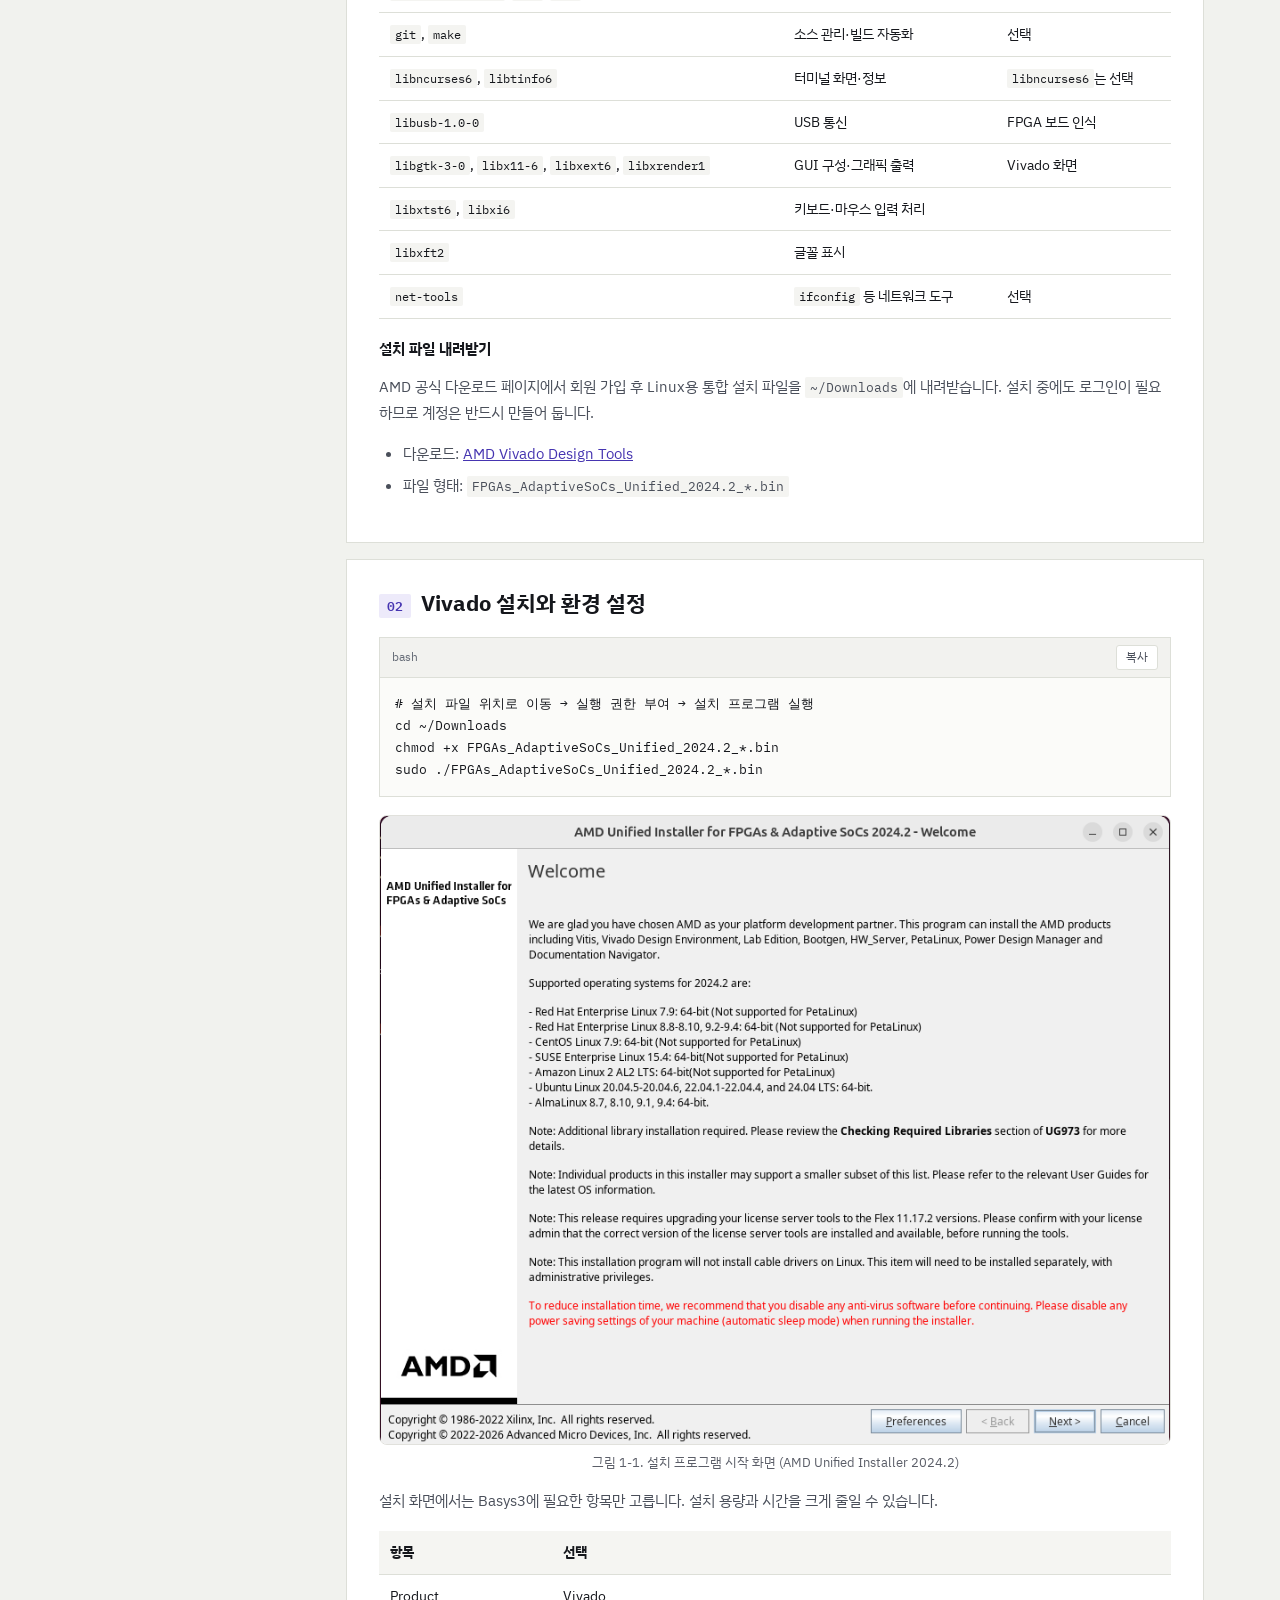
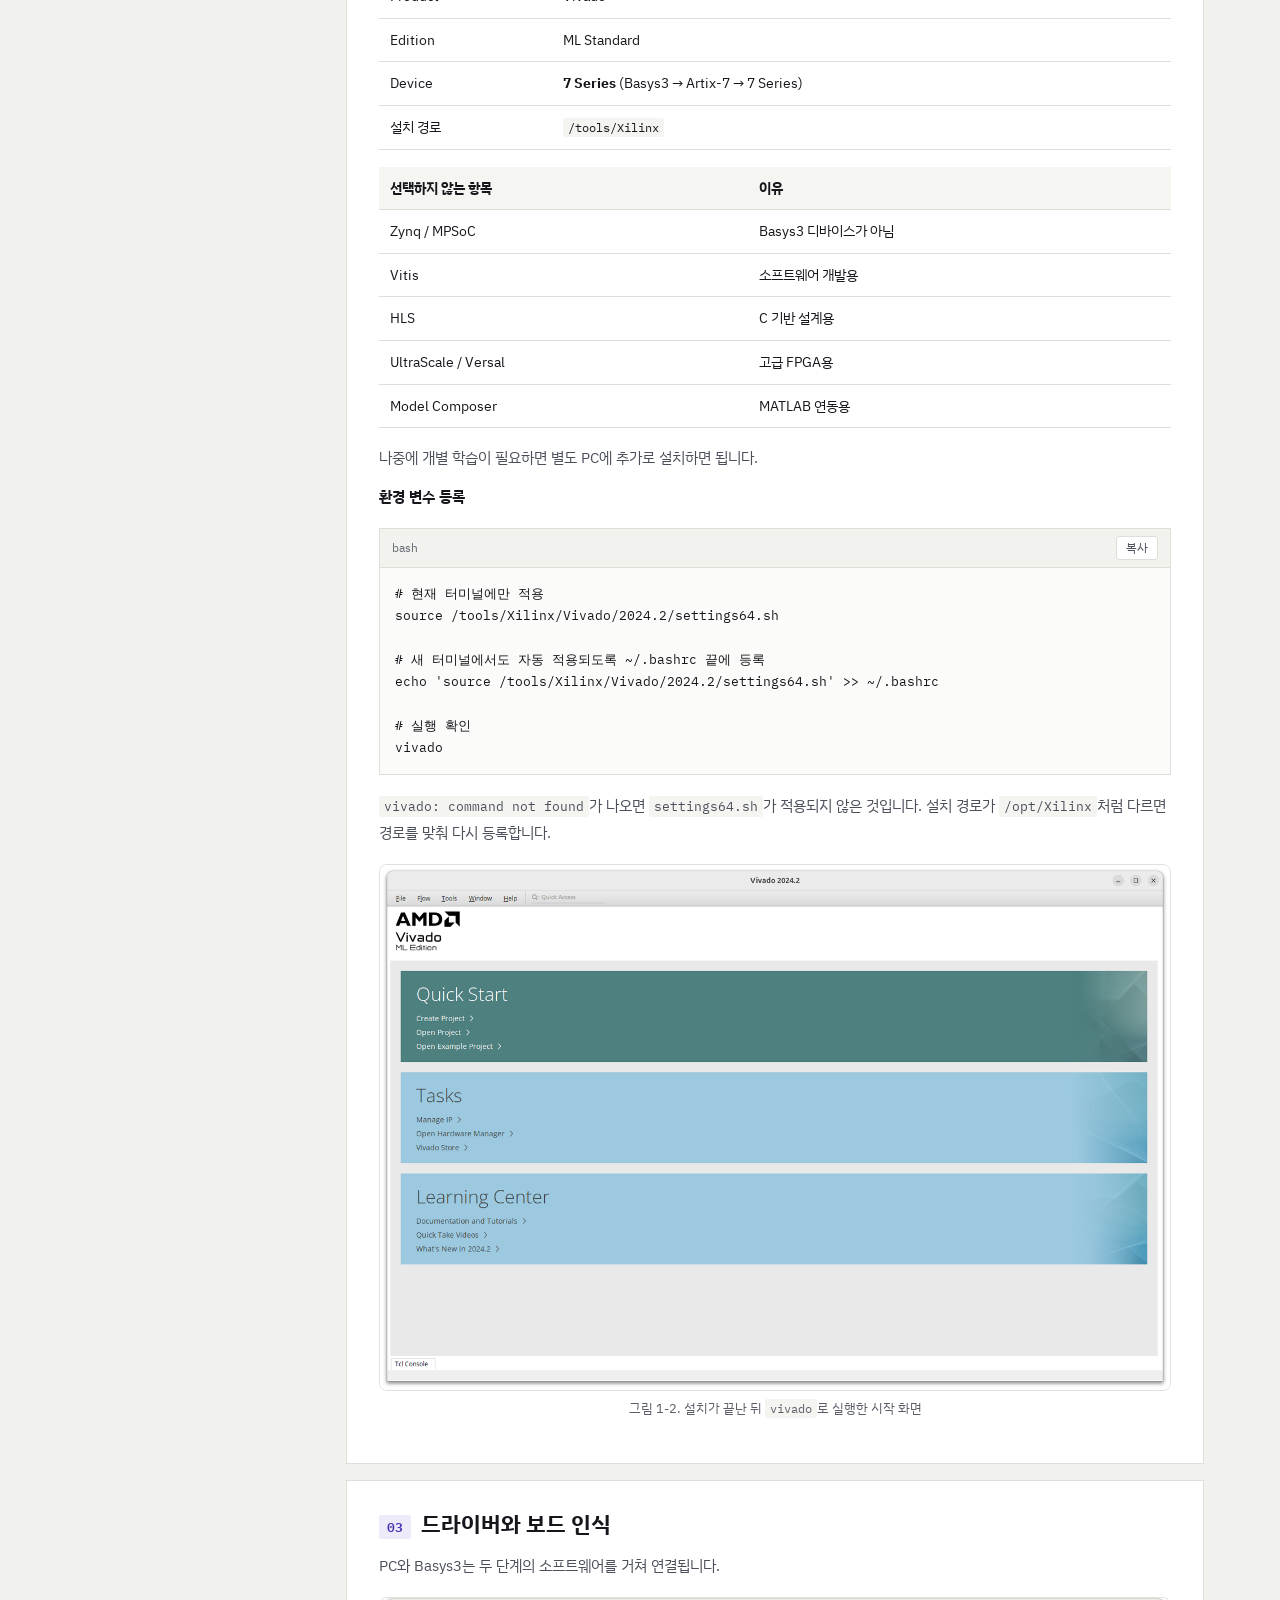
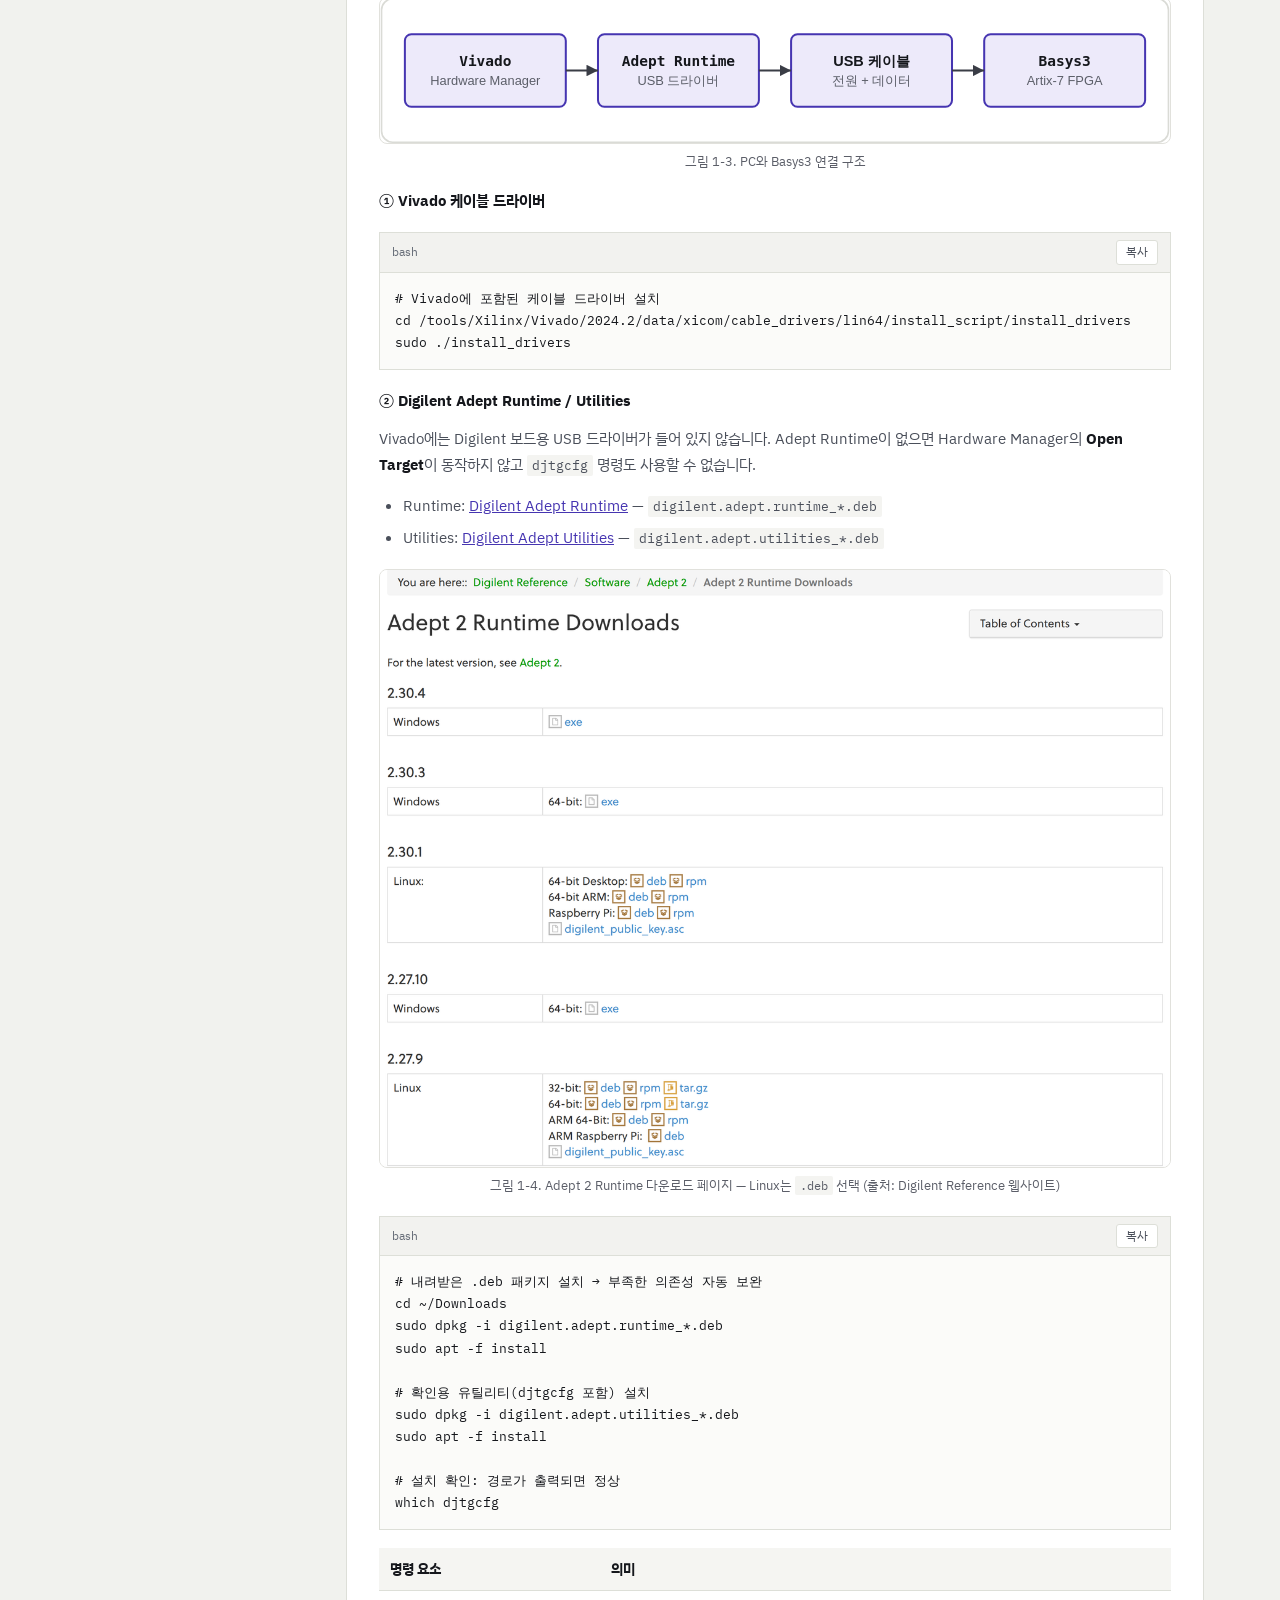
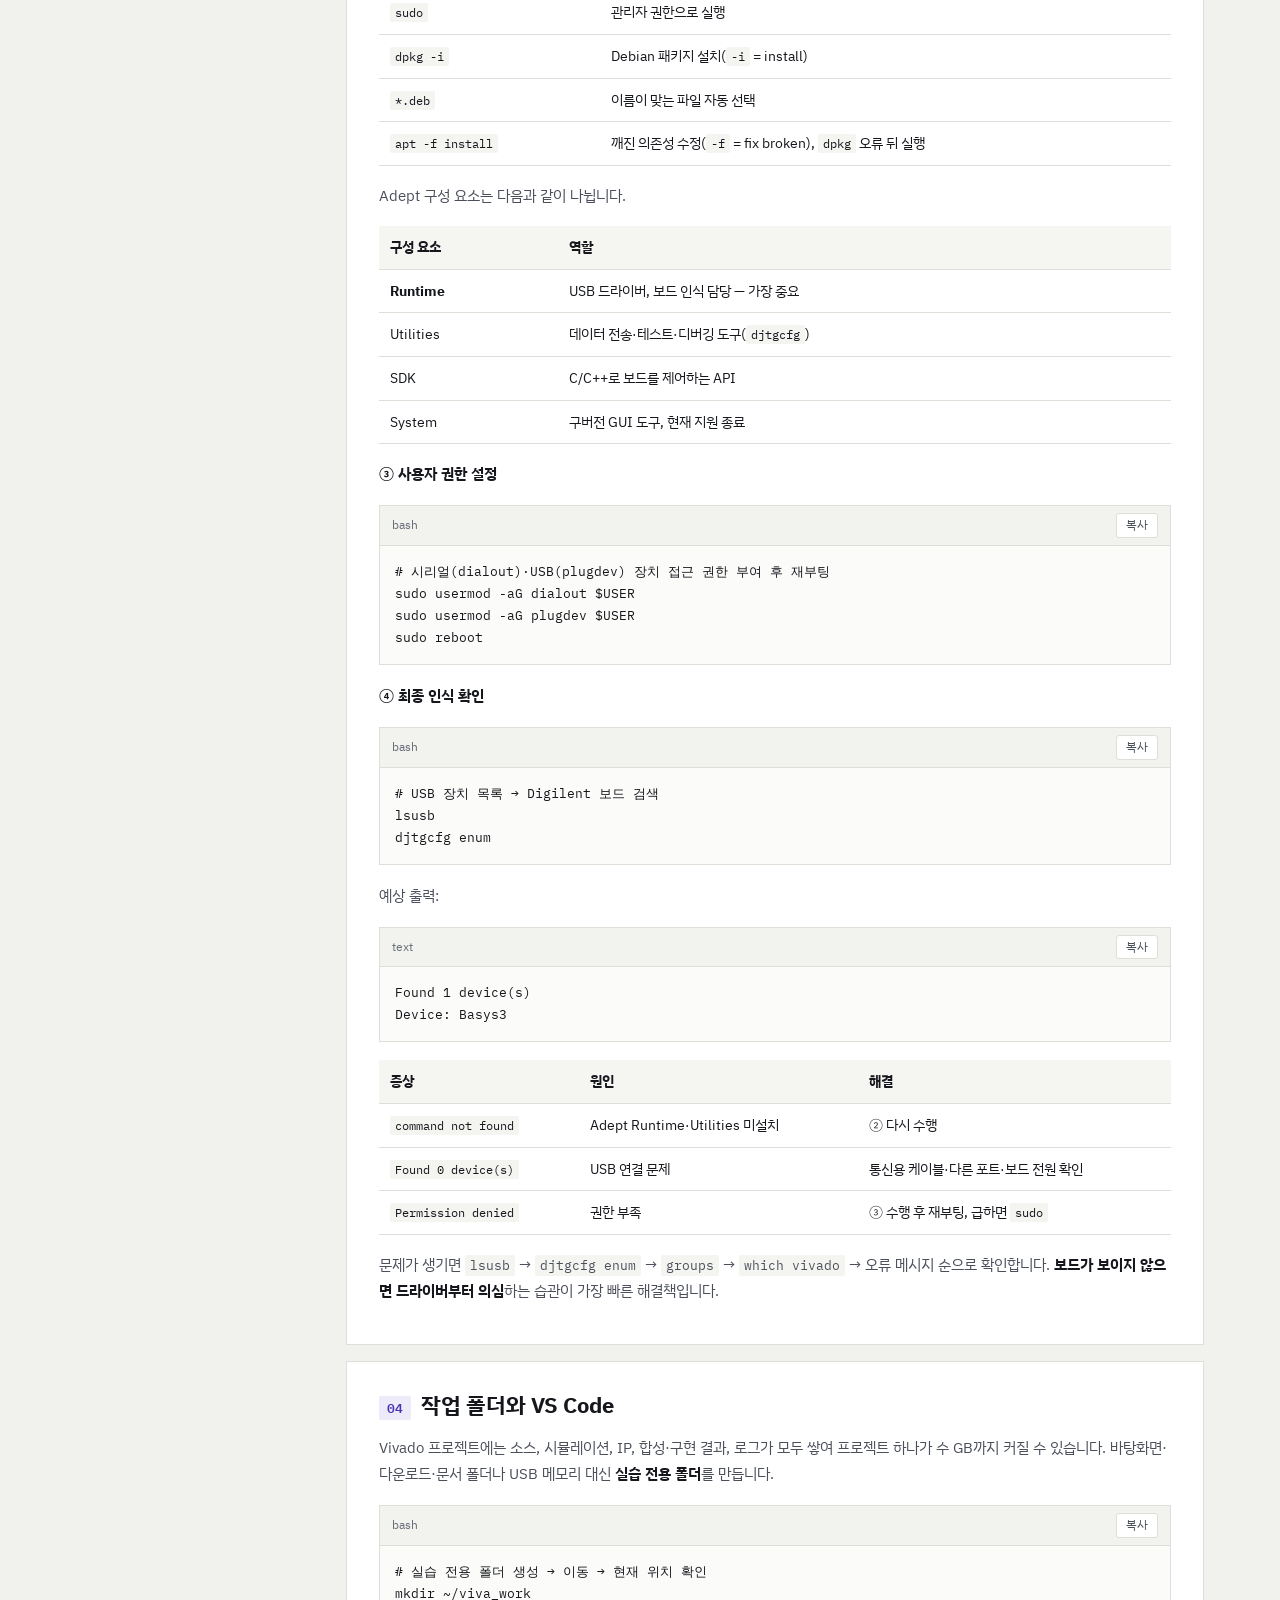
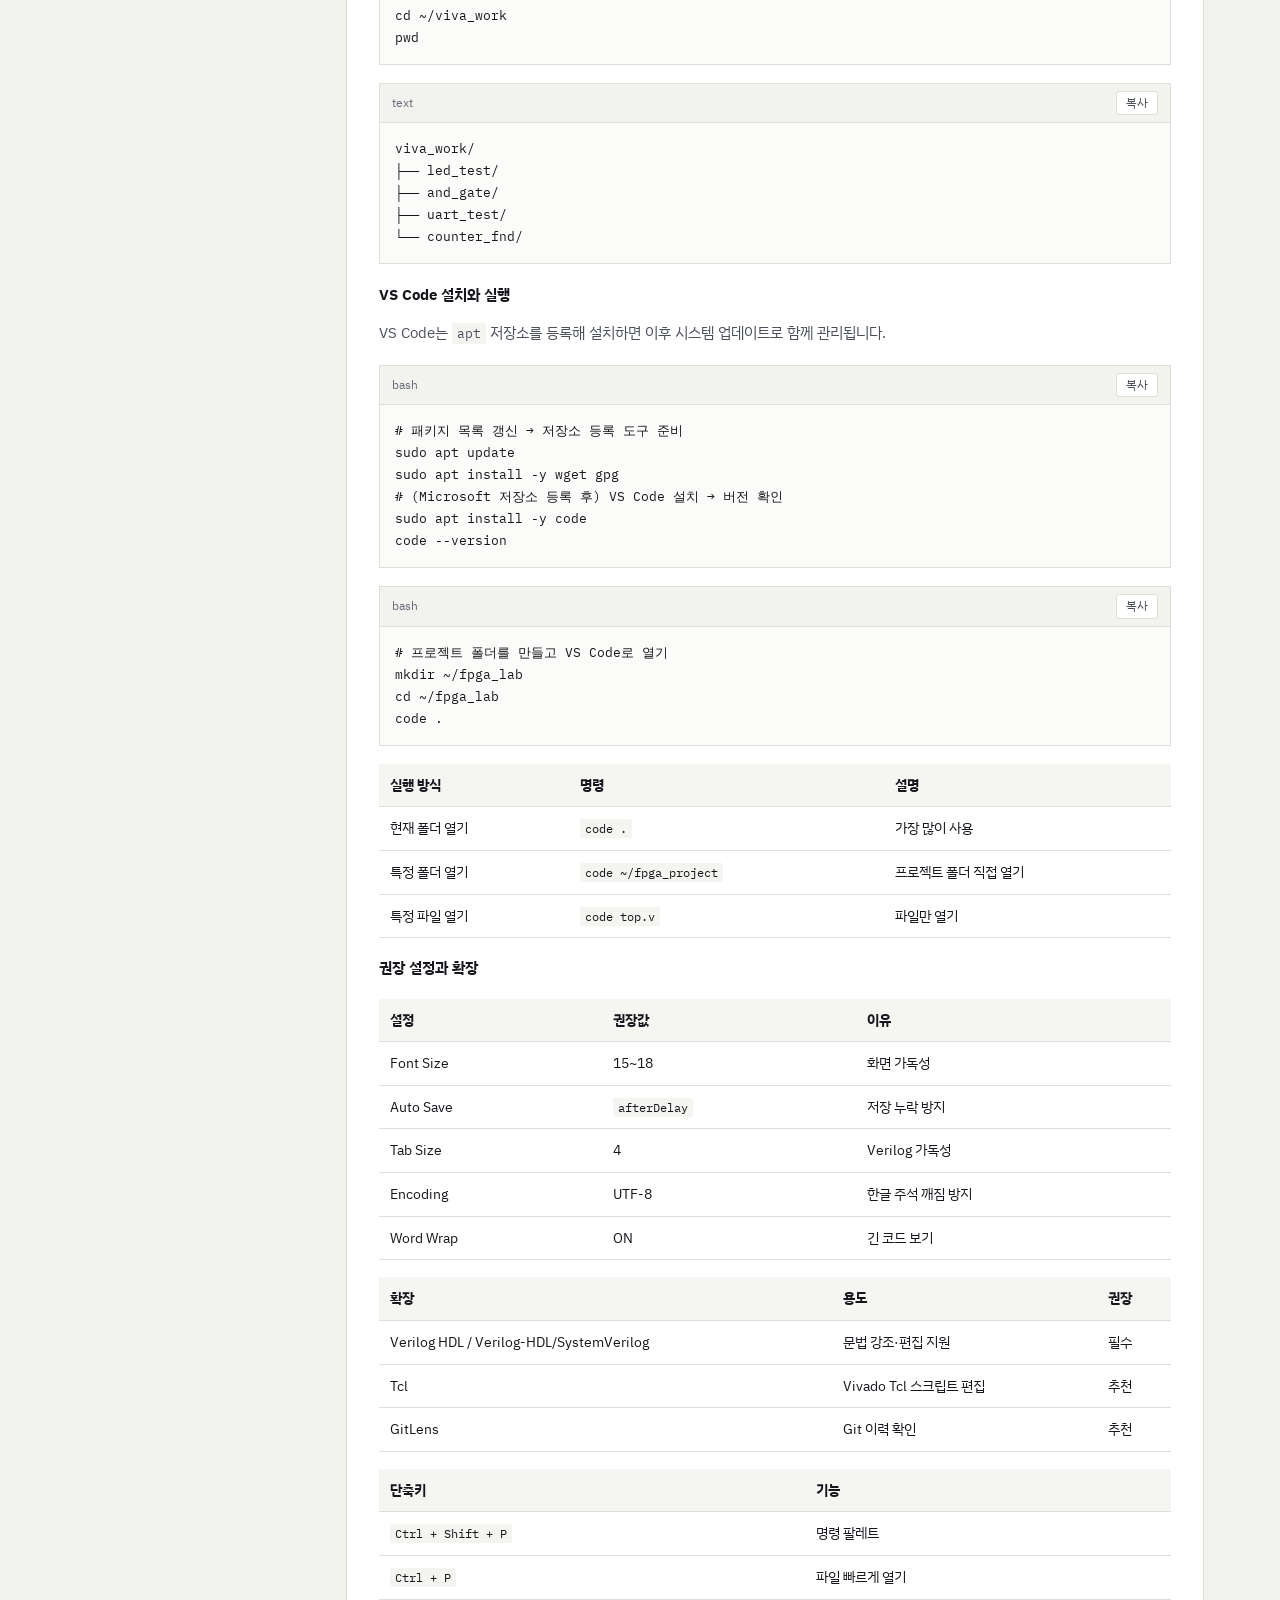
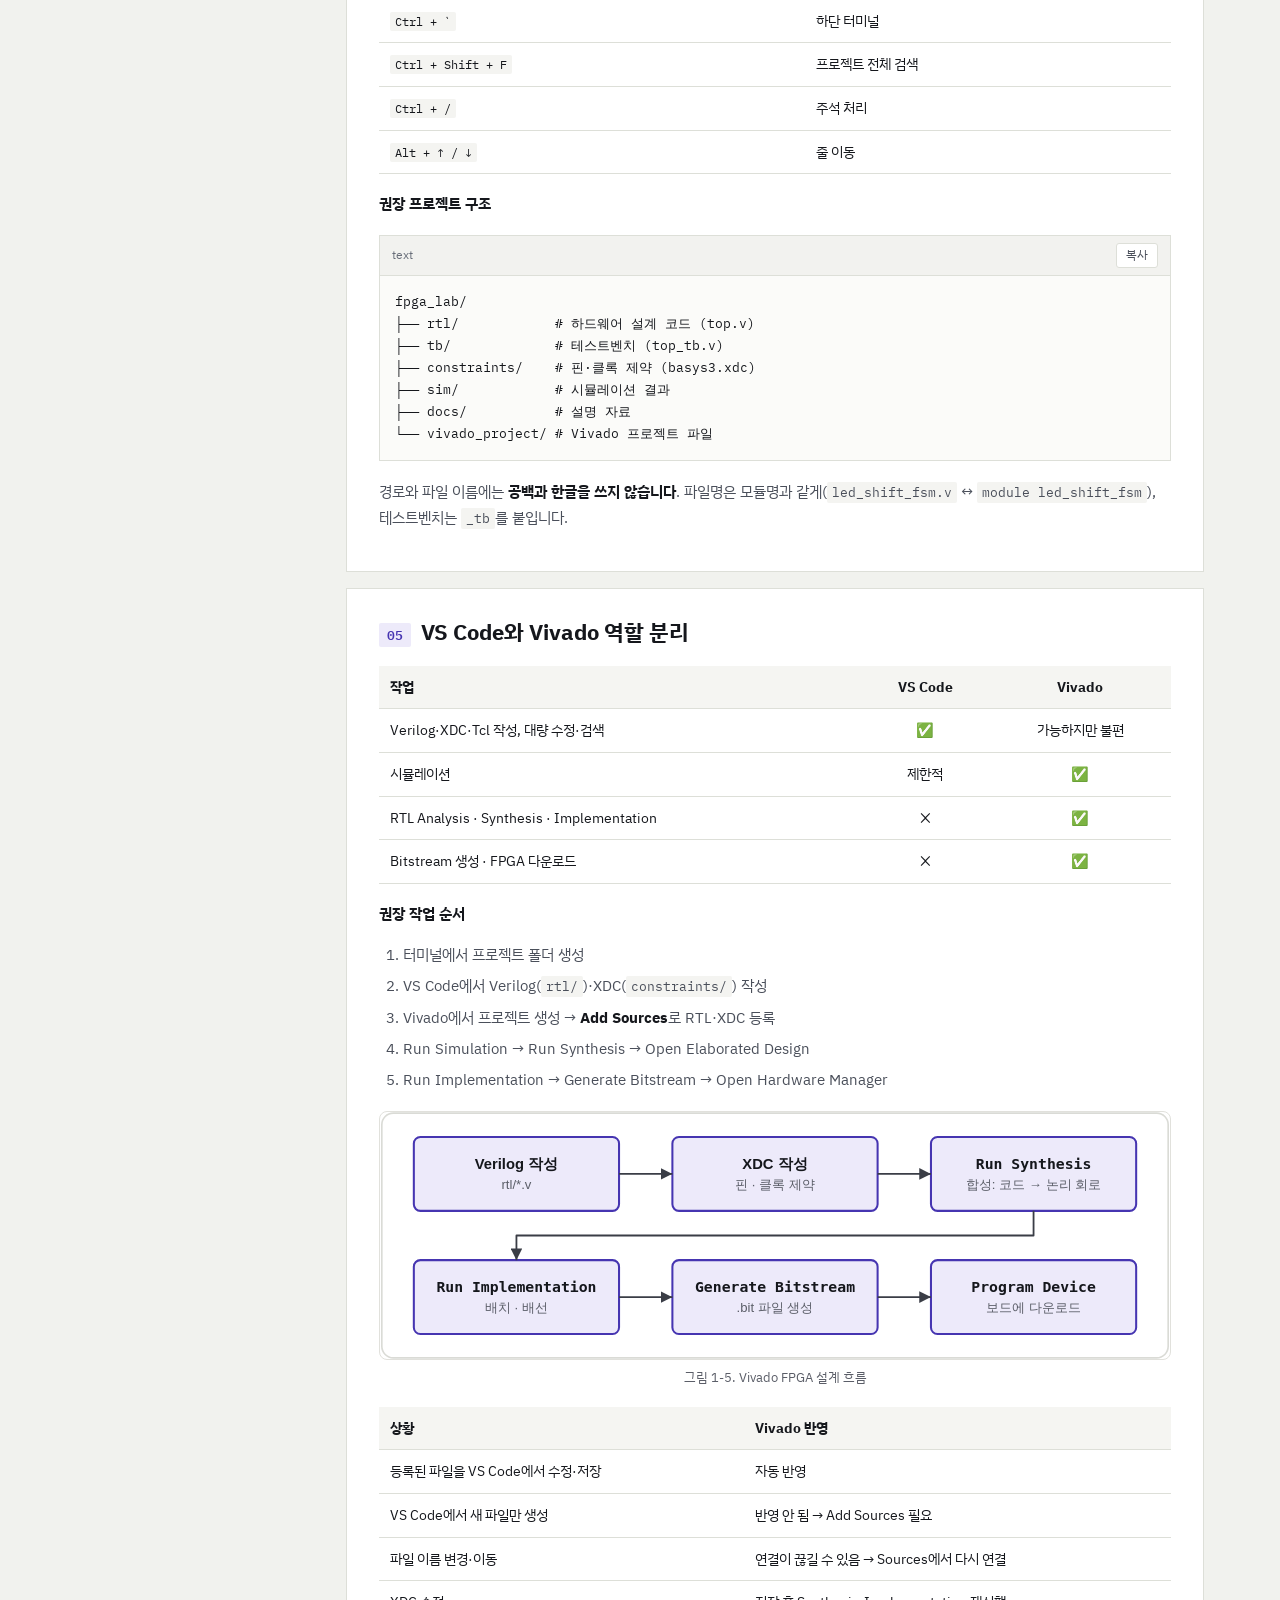
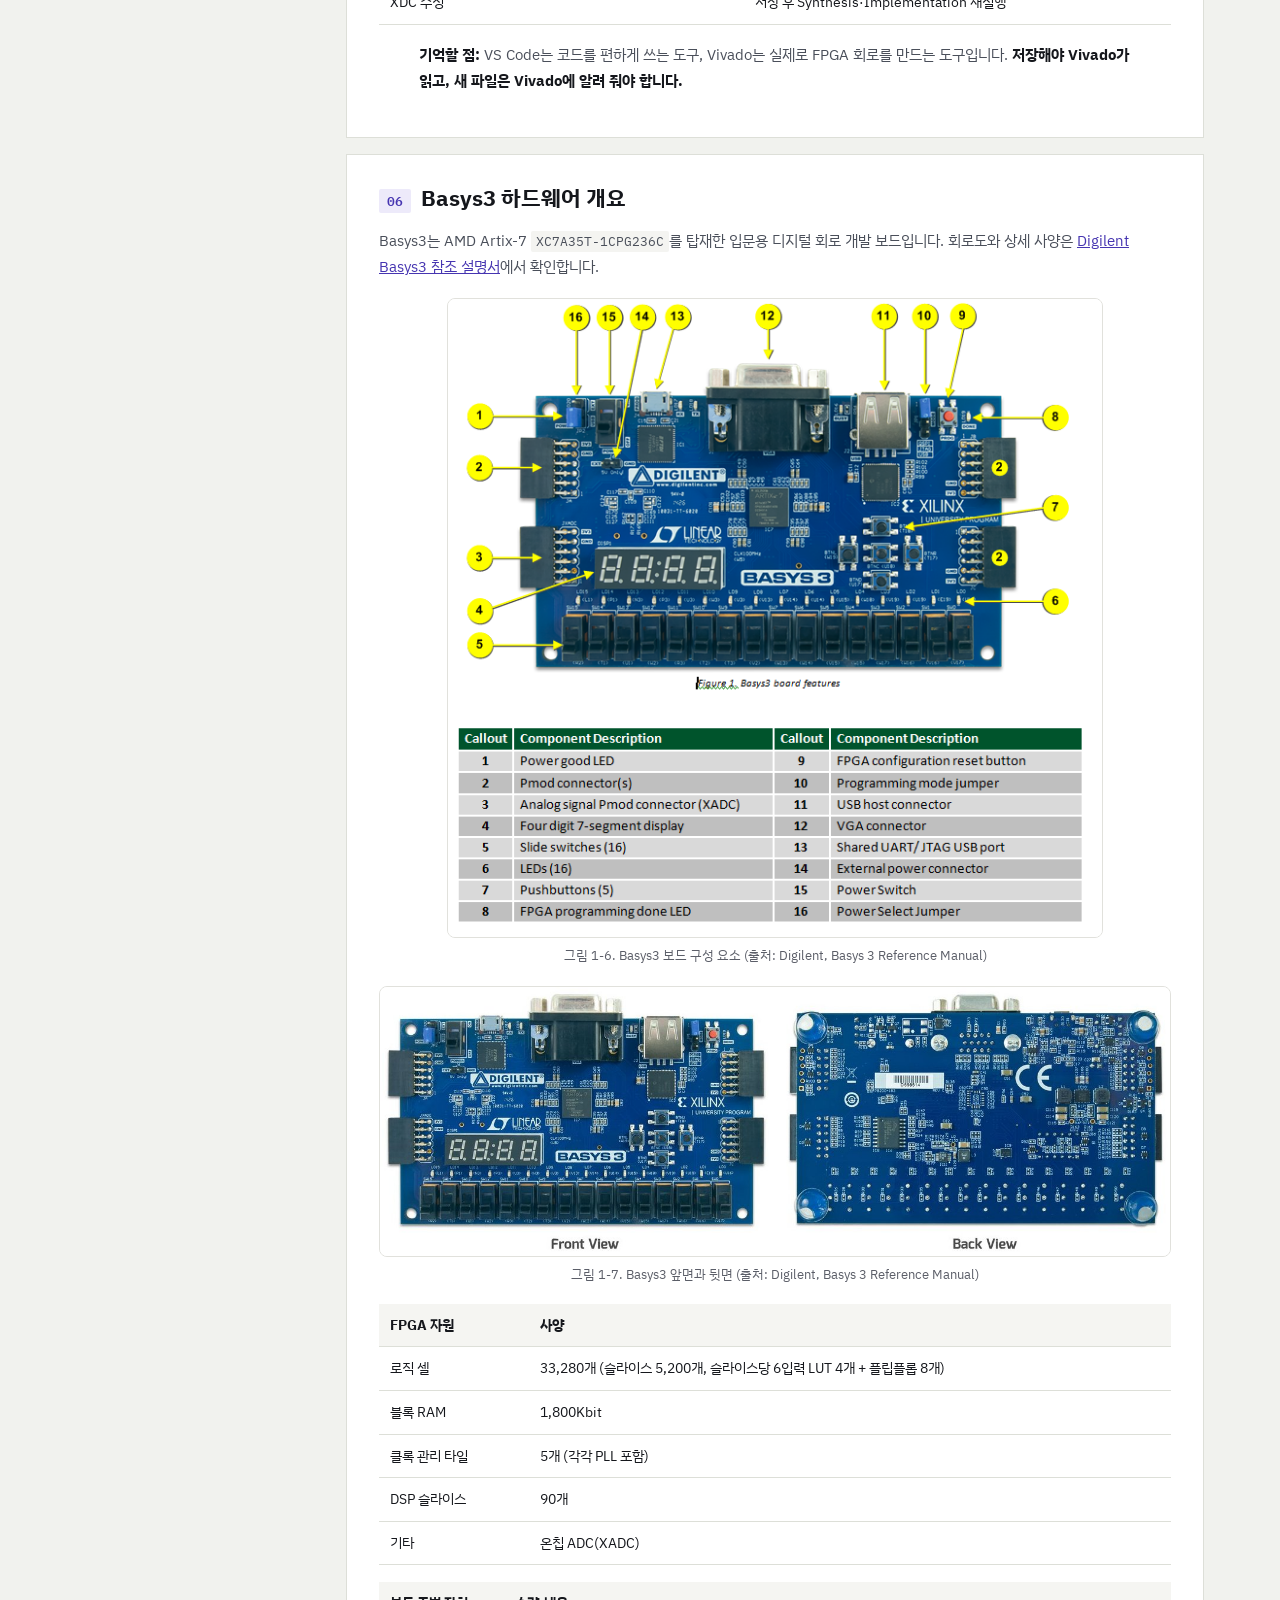
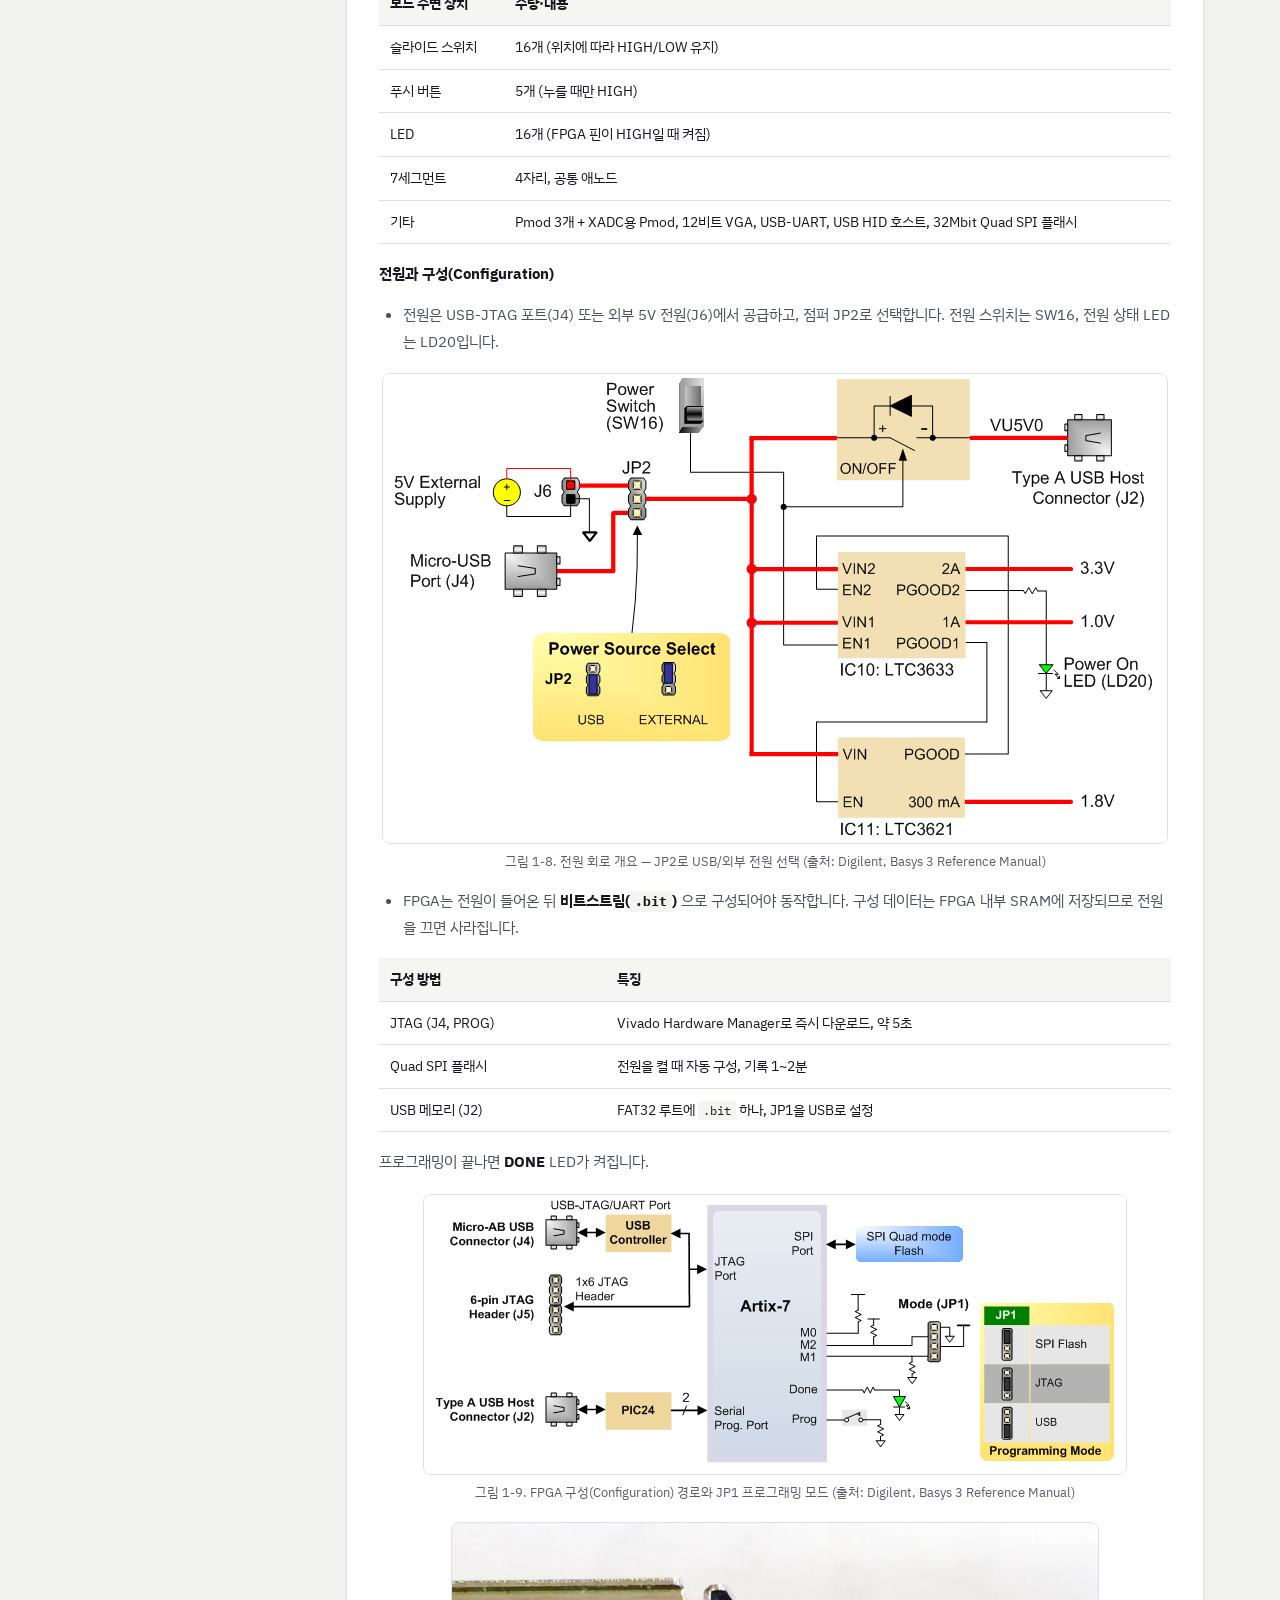
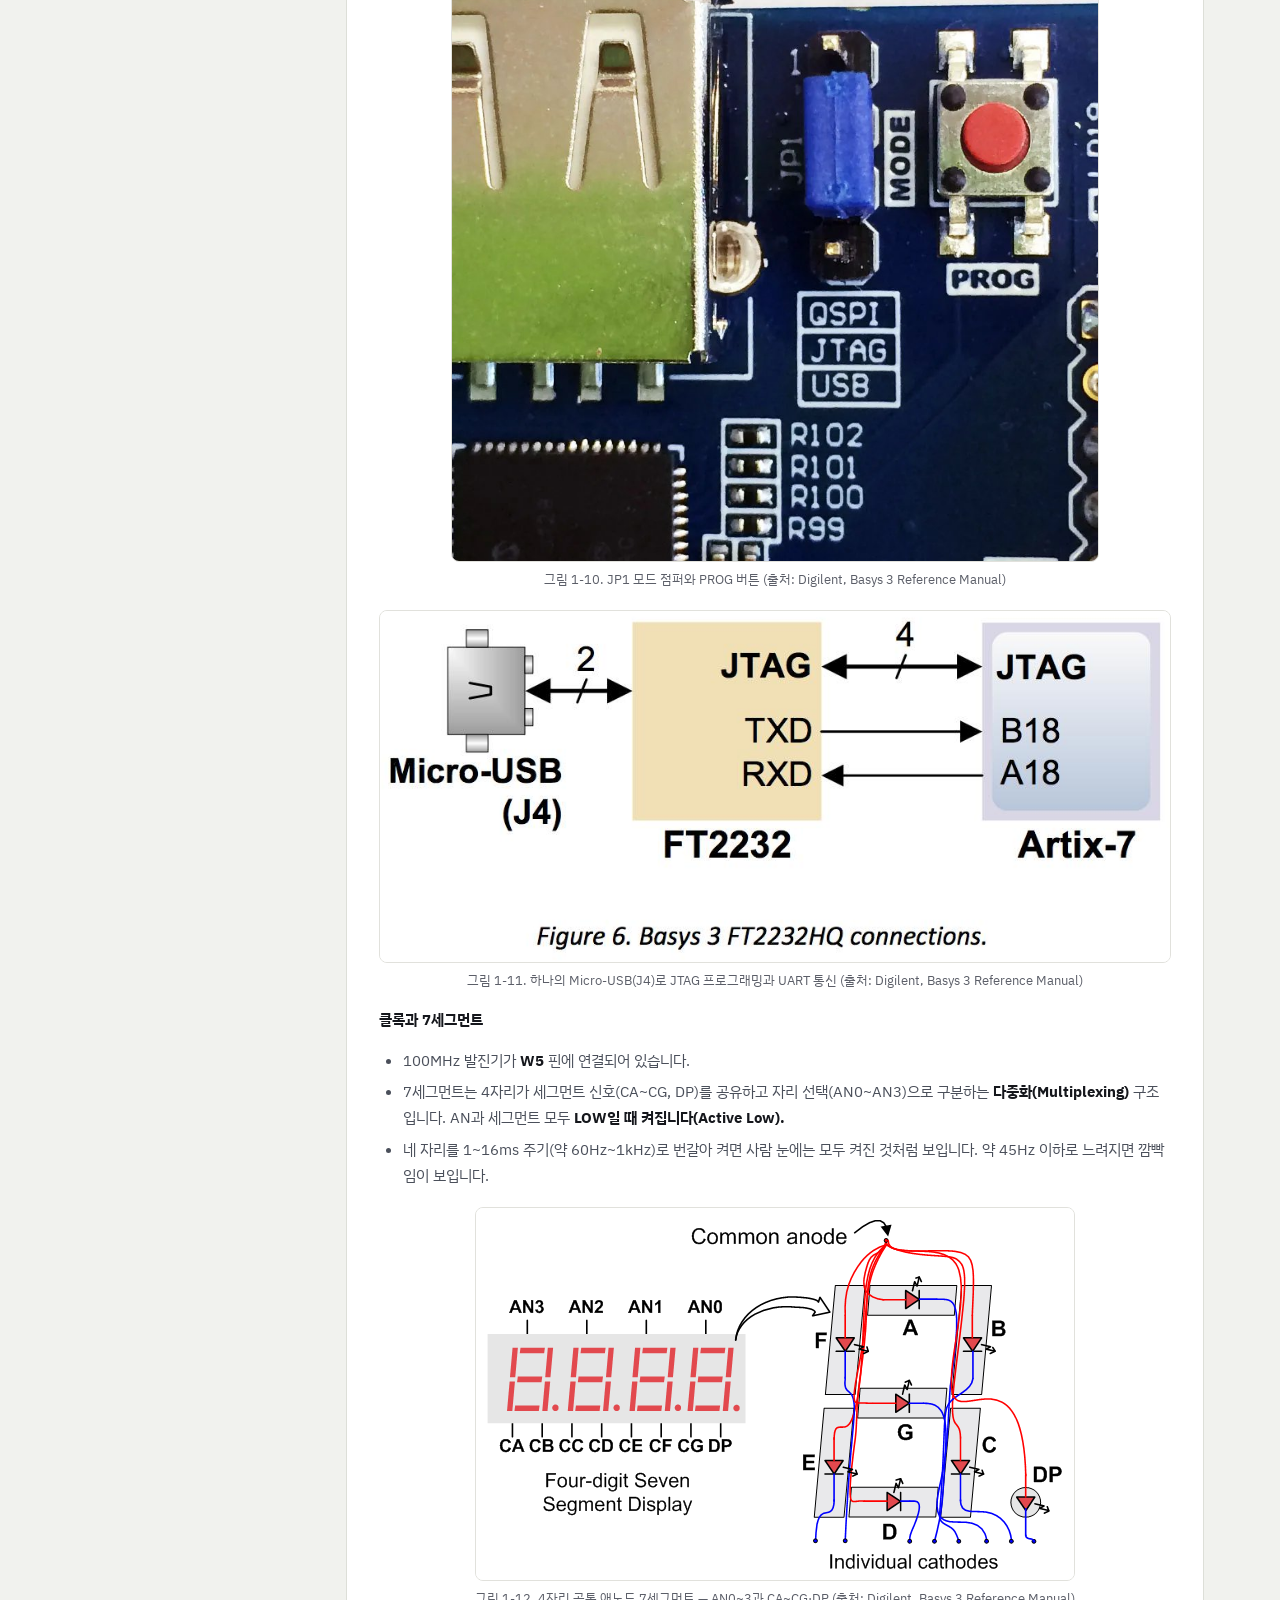
<file: ch01_fpga_environment_v02.html>
<!doctype html>
<html lang="ko"><head><meta charset="utf-8"><meta name="viewport" content="width=device-width,initial-scale=1">
<meta name="description" content="Vivado 설치 → 보드 인식 → XDC → SW0으로 LED0 제어"><title>제01장 · 개발환경과 첫 실습 · Digital Design · FPGA · Verilog</title>
<link rel="preconnect" href="https://fonts.googleapis.com"><link rel="preconnect" href="https://fonts.gstatic.com" crossorigin>
<link href="https://fonts.googleapis.com/css2?family=IBM+Plex+Sans+KR:wght@300;400;500;600;700&family=IBM+Plex+Mono:wght@400;500;600&display=swap" rel="stylesheet">
<style>/*
 * 교육용 HTML 공통 스타일 — 유지보수용 원본 (STANDARD 10.3)
 * 기준: rule_md d1b8278d · web/education-html/STANDARD.md
 * 이관 원본(압축본)과 규칙·선언이 같음을 확인함: 정리 전후 PostCSS 규칙 315항목 일치.
 * 장별 추가 스타일은 tools/guide/build_guides.py 의 <style>에서 관리한다.
 */

/* 1. 색상·폭 변수 — STANDARD 2절 (#F1F2EE 바탕 · #4635B1 강조 · 본문 최대 1180px) */
:root {
  --paper: #f1f2ee;
  --card: #fff;
  --ink: #15171c;
  --ink-2: #4a4f5a;
  --ink-3: #676d78; /* 보조 글자: 바탕 #F1F2EE 대비 4.63:1 (WCAG AA 4.5:1, 이관 원본 #858b96은 3.0:1) */
  --line: #dddfd8;
  --accent: #4635b1;
  --soft: #edeafa;
  --yellow: #ffd24a;
  --maxw: 1180px;
}

/* 2. 기본 요소 — 글꼴(IBM Plex Sans KR/Mono)·링크·키보드 초점 표시(노란 외곽선) */
* {
  box-sizing: border-box;
}
html {
  scroll-behavior: smooth;
}
body {
  margin: 0;
  background: var(--paper);
  color: var(--ink);
  font:
    400 15px/1.75 "IBM Plex Sans KR",
    -apple-system,
    BlinkMacSystemFont,
    sans-serif;
}
a {
  color: var(--accent);
}
a:focus-visible,
button:focus-visible,
pre:focus-visible,
.table-wrap:focus-visible,
.figure-wrap:focus-visible {
  outline: 3px solid var(--yellow);
  outline-offset: 3px;
}
button {
  font: inherit;
  cursor: pointer;
}
pre,
code {
  font-family: "IBM Plex Mono", monospace;
}
code {
  font-size: 0.86em;
  border-radius: 2px;
  background: #f4f4f1;
  padding: 2px 5px;
}
pre code {
  font-size: inherit;
  border: 0;
  padding: 0;
  background: transparent;
}

/* 3. 상단 배너 — 책장 사진(hero-bookshelf.jpg 1800×380) 위 어두운 그라데이션, 높이 160~220px */
.hero {
  position: relative;
  background: #15171c;
  color: white;
  overflow: hidden;
  border-bottom: 1px solid #181b25;
}
.hero:before {
  content: "";
  position: absolute;
  inset: 0;
  background-image:
    linear-gradient(
      90deg,
      rgba(12, 17, 27, 0.89),
      rgba(12, 17, 27, 0.69) 58%,
      rgba(12, 17, 27, 0.48)
    ),
    url('[data-uri]');
  background-size: cover;
  background-position: center;
}
.hero-inner {
  position: relative;
  max-width: var(--maxw);
  margin: auto;
  padding: 36px 32px 38px;
}
.kicker {
  display: inline-block;
  margin: 0 0 8px;
  color: var(--yellow);
  font-size: 0.86rem;
  font-weight: 600;
  border-bottom: 2px solid var(--yellow);
  letter-spacing: 0.05em;
}
.hero h1 {
  margin: 0;
  font-size: clamp(1.85rem, 3.7vw, 3rem);
  line-height: 1.2;
  letter-spacing: -0.035em;
}
.hero p {
  color: #d6d9df;
  max-width: 780px;
  font-size: 0.98rem;
  margin: 12px 0 0;
}
.hero strong {
  color: var(--yellow);
}
.chips {
  display: flex;
  gap: 8px;
  flex-wrap: wrap;
  margin-top: 15px;
}
.chip {
  border: 1px solid rgba(255, 255, 255, 0.35);
  color: #f3f3f3;
  font-size: 0.75rem;
  padding: 3px 9px;
  border-radius: 2px;
}

/* 4. 2단 배치와 좌측 탐색 — 장 목록·현재 페이지 목차 (site.js가 내용을 채움) */
.wrap {
  max-width: var(--maxw);
  margin: 0 auto;
  display: grid;
  grid-template-columns: 240px minmax(0, 1fr);
  gap: 30px;
  padding: 0 26px 80px;
  align-items: start;
}
.toc {
  position: sticky;
  top: 0;
  overflow-y: auto;
  max-height: 100vh;
  padding: 28px 0;
}
/* 4.1 좌측 탐색 구성 (STANDARD 4.1, 기준 ai-agent-engineering)
   과정 머리글 → 전체 학습 안내서 → 접이식 전체 장 바로가기 → 현재 쪽 세부 목차 */
.toc ul,
.toc ol {
  padding: 0;
  margin: 0;
  list-style: none;
}
.toc a {
  display: block;
  text-decoration: none;
  color: var(--ink-2);
  font-size: 0.8rem;
  border-left: 3px solid transparent;
  padding: 7px 9px;
  line-height: 1.4;
}
.toc a:hover {
  color: var(--accent);
  background: #efedf9;
}
.course-nav-header {
  display: flex;
  justify-content: space-between;
  align-items: center;
  gap: 8px;
  margin: 0 0 9px;
  font-size: 0.74rem;
  font-weight: 700;
  color: #59566d;
  letter-spacing: 0.02em;
}
.course-nav-header span:last-child {
  white-space: nowrap;
}
.toc .course-nav-home {
  color: var(--accent);
  background: var(--soft);
  border-left-color: var(--accent);
  padding: 9px 10px;
  margin-bottom: 12px;
  font-weight: 700;
}
.course-chapters {
  margin: 0 0 15px;
  border-bottom: 1px solid var(--line);
  padding-bottom: 12px;
}
.course-chapters summary {
  cursor: pointer;
  list-style: none;
  display: flex;
  justify-content: space-between;
  align-items: center;
  padding: 9px 8px;
  font-size: 0.8rem;
  font-weight: 700;
  color: #242535;
  background: #f1f0f9;
  border: 1px solid #e2dff0;
}
.course-chapters summary::-webkit-details-marker {
  display: none;
}
.course-chapters summary::after {
  content: "⌄";
  color: var(--accent);
}
.course-chapters[open] summary::after {
  content: "⌃";
}
.course-ch-links {
  display: flex;
  flex-direction: column;
  gap: 1px;
  padding: 5px 0;
}
.toc .course-ch-link {
  display: flex;
  align-items: flex-start;
  gap: 9px;
  font-size: 0.77rem;
  line-height: 1.35;
  padding: 7px 9px;
  color: #4c4d5d;
}
.toc .course-ch-link[aria-current="page"] {
  background: #e9e5fa;
  color: #322384;
  font-weight: 700;
  border-left-color: var(--accent);
}
.course-ch-num,
.toc .n {
  font: 600 0.74rem "IBM Plex Mono", monospace;
  color: #7962bd;
  min-width: 34px;
  flex: none;
}
.course-toc-heading {
  font-size: 0.73rem;
  font-weight: 700;
  color: #777985;
  letter-spacing: 0.02em;
  margin: 9px 0 6px;
}
.toc .toc-sections a {
  display: flex;
  align-items: flex-start;
  gap: 8px;
  font-size: 0.79rem;
}
.toc .toc-sections a.active {
  color: var(--accent);
  background: #f1effb;
  border-left-color: var(--accent);
  font-weight: 600;
}

/* 5. 본문 절 — 절 번호(.num)·표·목록 */
.content {
  min-width: 0;
  padding-top: 28px;
}
.section {
  background: var(--card);
  border: 1px solid var(--line);
  padding: 28px 32px;
  margin: 0 0 16px;
  scroll-margin-top: 20px;
}
.section h2 {
  font-size: 1.35rem;
  margin: 0 0 13px;
  line-height: 1.45;
}
.section h3 {
  font-size: 1.07rem;
  margin: 24px 0 9px;
}
.section p {
  color: var(--ink-2);
  margin: 12px 0;
}
.section ul,
.section ol {
  padding-left: 24px;
  color: var(--ink-2);
}
.section li {
  margin: 5px 0;
}
.section strong {
  color: var(--ink);
}
.section .num {
  display: inline-block;
  margin-right: 10px;
  padding: 1px 8px;
  border-radius: 2px;
  background: var(--soft);
  color: var(--accent);
  font:
    600 0.8rem "IBM Plex Mono",
    monospace;
}
.section table {
  border-collapse: collapse;
  width: 100%;
  margin: 17px 0;
  font-size: 0.88rem;
}
.section th,
.section td {
  padding: 9px 11px;
  text-align: left;
  border-bottom: 1px solid var(--line);
}
.section th {
  background: #f5f5f2;
}

/* 6. 코드 박스 — 제목 줄(파일·언어·상태) + 복사 버튼(site.js) + 소스 */
.codeblock {
  position: relative;
  border: 1px solid var(--line);
  margin: 18px 0;
  background: #fbfbf9;
}
.codebar {
  background: #f2f2ef;
  border-bottom: 1px solid var(--line);
  padding: 7px 12px;
  display: flex;
  align-items: center;
  justify-content: space-between;
  color: var(--ink-3);
  font-size: 0.73rem;
}
.codebar button {
  border: 1px solid var(--line);
  background: white;
  border-radius: 3px;
  color: var(--ink-2);
  padding: 1px 9px;
}
.codeblock pre {
  margin: 0;
  padding: 15px;
  overflow: auto;
  line-height: 1.7;
  font-size: 0.81rem;
}

/* 7. 안내 상자·단계 흐름·장 카드 (INDEX) */
.note {
  margin: 17px 0;
  background: var(--soft);
  border-left: 3px solid var(--accent);
  padding: 13px 16px;
  color: #332c70;
}
.flow {
  display: grid;
  gap: 8px;
  margin: 18px 0;
}
.flow .step {
  background: #f6f6f3;
  border: 1px solid var(--line);
  border-left: 3px solid var(--accent);
  padding: 11px 14px;
}
.flow .down {
  text-align: center;
  color: var(--accent);
}
.chapter-grid {
  display: grid;
  grid-template-columns: repeat(2, minmax(0, 1fr));
  gap: 12px;
  margin: 18px 0;
}
.chapter-card {
  border: 1px solid var(--line);
  padding: 16px;
  background: #fbfbf9;
  text-decoration: none;
  color: var(--ink);
}
.chapter-card:hover {
  border-color: var(--accent);
  background: var(--soft);
}
.chapter-card b {
  display: block;
  font-size: 1rem;
}
.chapter-card span {
  display: block;
  font-size: 0.79rem;
  color: var(--ink-3);
}

/* 8. 이전/다음 장 링크·모바일 메뉴 버튼·덮개·바닥글 */
.chapter-links {
  display: flex;
  gap: 10px;
  justify-content: space-between;
  flex-wrap: wrap;
  margin: 16px 0 35px;
}
.chapter-links a {
  display: inline-block;
  border: 1px solid var(--line);
  background: #fff;
  text-decoration: none;
  padding: 9px 15px;
}
.mobile-menu {
  display: none;
  position: fixed;
  top: 12px;
  left: 12px;
  z-index: 1002;
  background: #191a23;
  border: 1px solid #555;
  color: white;
  padding: 7px 13px;
  border-radius: 4px;
}
.shade {
  display: none;
}
.footer {
  max-width: var(--maxw);
  margin: auto;
  padding: 0 26px 45px;
  font-size: 0.77rem;
  color: var(--ink-3);
}

/* 9. 모바일 (860px 이하) — 좌측 탐색을 서랍 메뉴로 전환 */
@media (max-width: 860px) {
  .mobile-menu {
    display: block;
  }
  .wrap {
    display: block;
    padding: 0 16px 48px;
  }
  .toc {
    position: fixed;
    z-index: 1001;
    top: 0;
    left: 0;
    bottom: 0;
    width: min(84vw, 300px);
    max-height: none;
    background: #fff;
    padding: 66px 18px 22px;
    transform: translateX(-105%);
    transition: transform 0.2s;
    box-shadow: 3px 0 20px #0003;
  }
  .toc.open {
    transform: translateX(0);
  }
  .shade.open {
    display: block;
    position: fixed;
    inset: 0;
    background: #0009;
    z-index: 1000;
  }
  .hero-inner {
    padding: 48px 22px 31px 76px;
  }
  .section {
    padding: 22px 18px;
  }
  .chapter-grid {
    grid-template-columns: 1fr;
  }
}

/* 10. 움직임 줄이기 설정 존중 — STANDARD 10.4 */
@media (prefers-reduced-motion: reduce) {
  html {
    scroll-behavior: auto;
  }
  .toc {
    transition: none;
  }
}

/* 11. 인쇄 — STANDARD 10.2: 핵심 내용과 코드가 잘리지 않게
 *  - 좌측 탐색·모바일 메뉴·이전/다음·복사 버튼 숨김, 본문 전체 폭
 *  - 배경 인쇄가 꺼져도 읽히도록 상단 배너를 흰 바탕·검은 글자로
 *  - 코드 박스 최대 높이·가로 스크롤 해제(줄바꿈), 표·도면 최소 폭 해제 */
@media print {
  .toc,
  .mobile-menu,
  .shade,
  .access-skip,
  .chapter-links,
  .codebar button {
    display: none !important;
  }
  body {
    background: #fff;
  }
  .hero {
    background: none;
    color: var(--ink);
    border-bottom: 2px solid var(--ink);
  }
  .hero:before {
    display: none;
  }
  .hero p,
  .hero .kicker {
    color: var(--ink-2);
  }
  .wrap {
    display: block;
    max-width: none;
    padding: 0;
  }
  .content {
    padding-top: 12px;
  }
  .section {
    border: 0;
    padding: 12px 0;
  }
  .section h2,
  .section h3 {
    break-after: avoid;
  }
  .codeblock pre {
    max-height: none !important;
    overflow: visible !important;
    white-space: pre-wrap !important;
    overflow-wrap: anywhere;
  }
  .table-wrap,
  .figure-wrap {
    overflow: visible !important;
  }
  .table-wrap > table,
  .figure-wrap svg {
    min-width: 0 !important;
  }
  svg {
    max-width: 100%;
    height: auto;
  }
}

/* 저장소별 추가: 본문 그림·캡션 (digital_design_fpga_verilog) */
.section img {
  display: block;
  max-width: 100%;
  height: auto;
  margin: 18px auto 6px;
  border: 1px solid #e1e1dc;
  border-radius: 8px;
  background: #ffffff;
  max-height: 640px;
  width: auto;
  object-fit: contain;
}
.section p > img + em,
.section p > em.caption {
  display: block;
  margin: 0 auto 14px;
  text-align: center;
  font-size: 0.84rem;
  font-style: normal;
  color: #5b5e68;
}
</style></head><body data-chapter="ch01">
<button type="button" class="mobile-menu" id="mobile-menu" aria-controls="course-nav" aria-expanded="false">☰ 장·목차</button><div class="shade" id="shade"></div>
<header class="hero"><div class="hero-inner"><p class="kicker">DIGITAL DESIGN FPGA · CHAPTER 01</p><h1>제01장 · 개발환경과 첫 실습</h1><p>Vivado 설치 → 보드 인식 → XDC → SW0으로 LED0 제어</p><div class="chips"><span class="chip">Ubuntu</span><span class="chip">Vivado 2024.2</span><span class="chip">Basys3</span><span class="chip">XDC</span></div></div></header>
<div class="wrap"><nav class="toc" id="course-nav" aria-label="장과 절 탐색"></nav><main class="content" id="main-content"><section class="section" id="s00"><h2><span class="num">00</span>학습 안내</h2><p><strong>잘 시작하면 반은 끝난 것입니다.</strong> 이 장에서는 Ubuntu(우분투) 24.04에 AMD Vivado(비바도, FPGA 설계 도구) 2024.2를 설치하고, Basys3 보드를 PC에서 인식시킨 뒤, 스위치 하나로 LED 하나를 켜는 첫 회로까지 완성합니다.</p>
<table>
<thead>
<tr>
  <th>항목</th>
  <th>내용</th>
</tr>
</thead>
<tbody>
<tr>
  <td>보드</td>
  <td>Digilent Basys3 (AMD Artix-7 <code>XC7A35T-1CPG236C</code>)</td>
</tr>
<tr>
  <td>설계 도구</td>
  <td>Vivado 2024.2 ML Standard</td>
</tr>
<tr>
  <td>편집기</td>
  <td>VS Code</td>
</tr>
<tr>
  <td>운영체제</td>
  <td>Ubuntu 24.04</td>
</tr>
<tr>
  <td>완료 기준</td>
  <td><code>djtgcfg enum</code>에서 Basys3 인식, SW0으로 LED0 ON/OFF</td>
</tr>
</tbody>
</table>
<p><strong>전체 흐름</strong></p>
<ol>
<li>시스템 업데이트와 필수 패키지 설치</li>
<li>Vivado 설치와 환경 변수 등록</li>
<li>케이블 드라이버·Digilent Adept Runtime 설치, 사용자 권한 설정</li>
<li>작업 폴더 준비와 VS Code 연동</li>
<li>Basys3 하드웨어와 XDC(핀 제약 파일) 이해</li>
<li>SW0 → LED0 첫 실습</li>
</ol>
<blockquote>
<p><strong>준비물:</strong> Basys3 보드와 <strong>데이터 통신이 되는</strong> Micro USB 케이블. 충전 전용 케이블로는 보드가 인식되지 않습니다.</p>
</blockquote>
</section><section class="section" id="s01"><h2><span class="num">01</span>Vivado 설치 준비</h2><p>터미널은 <code>Ctrl + Alt + T</code>로 엽니다. 먼저 시스템을 최신 상태로 맞춥니다.</p>
<div class="codeblock"><div class="codebar"><span>bash</span></div><pre><code># 패키지 목록 갱신 → 설치된 패키지 업그레이드
sudo apt update
sudo apt upgrade -y
</code></pre></div>
<p>Vivado 화면 표시, USB 장치 인식, 드라이버 빌드에 필요한 라이브러리를 설치합니다.</p>
<div class="codeblock"><div class="codebar"><span>bash</span></div><pre><code># Vivado GUI·USB·드라이버 빌드에 필요한 라이브러리 일괄 설치
sudo apt install -y build-essential git make gcc g++ libncurses6 libtinfo6 \
  libusb-1.0-0 libgtk-3-0 libx11-6 libxext6 libxrender1 libxtst6 libxi6 \
  libxft2 net-tools
</code></pre></div>
<table>
<thead>
<tr>
  <th>패키지</th>
  <th>용도</th>
  <th>비고</th>
</tr>
</thead>
<tbody>
<tr>
  <td><code>build-essential</code>, <code>gcc</code>, <code>g++</code></td>
  <td>컴파일 기본 도구</td>
  <td>드라이버·도구 빌드</td>
</tr>
<tr>
  <td><code>git</code>, <code>make</code></td>
  <td>소스 관리·빌드 자동화</td>
  <td>선택</td>
</tr>
<tr>
  <td><code>libncurses6</code>, <code>libtinfo6</code></td>
  <td>터미널 화면·정보</td>
  <td><code>libncurses6</code>는 선택</td>
</tr>
<tr>
  <td><code>libusb-1.0-0</code></td>
  <td>USB 통신</td>
  <td>FPGA 보드 인식</td>
</tr>
<tr>
  <td><code>libgtk-3-0</code>, <code>libx11-6</code>, <code>libxext6</code>, <code>libxrender1</code></td>
  <td>GUI 구성·그래픽 출력</td>
  <td>Vivado 화면</td>
</tr>
<tr>
  <td><code>libxtst6</code>, <code>libxi6</code></td>
  <td>키보드·마우스 입력 처리</td>
  <td></td>
</tr>
<tr>
  <td><code>libxft2</code></td>
  <td>글꼴 표시</td>
  <td></td>
</tr>
<tr>
  <td><code>net-tools</code></td>
  <td><code>ifconfig</code> 등 네트워크 도구</td>
  <td>선택</td>
</tr>
</tbody>
</table>
<p><strong>설치 파일 내려받기</strong></p>
<p>AMD 공식 다운로드 페이지에서 회원 가입 후 Linux용 통합 설치 파일을 <code>~/Downloads</code>에 내려받습니다. 설치 중에도 로그인이 필요하므로 계정은 반드시 만들어 둡니다.</p>
<ul>
<li>다운로드: <a href="https://www.xilinx.com/support/download.html">AMD Vivado Design Tools</a></li>
<li>파일 형태: <code>FPGAs_AdaptiveSoCs_Unified_2024.2_*.bin</code></li>
</ul>
</section><section class="section" id="s02"><h2><span class="num">02</span>Vivado 설치와 환경 설정</h2><div class="codeblock"><div class="codebar"><span>bash</span></div><pre><code># 설치 파일 위치로 이동 → 실행 권한 부여 → 설치 프로그램 실행
cd ~/Downloads
chmod +x FPGAs_AdaptiveSoCs_Unified_2024.2_*.bin
sudo ./FPGAs_AdaptiveSoCs_Unified_2024.2_*.bin
</code></pre></div>
<p><img src="images/ch01/vivado_installer_welcome.png" alt="AMD Unified Installer 2024.2 Welcome 화면" />
<em>그림 1-1. 설치 프로그램 시작 화면 (AMD Unified Installer 2024.2)</em></p>
<p>설치 화면에서는 Basys3에 필요한 항목만 고릅니다. 설치 용량과 시간을 크게 줄일 수 있습니다.</p>
<table>
<thead>
<tr>
  <th>항목</th>
  <th>선택</th>
</tr>
</thead>
<tbody>
<tr>
  <td>Product</td>
  <td>Vivado</td>
</tr>
<tr>
  <td>Edition</td>
  <td>ML Standard</td>
</tr>
<tr>
  <td>Device</td>
  <td><strong>7 Series</strong> (Basys3 → Artix-7 → 7 Series)</td>
</tr>
<tr>
  <td>설치 경로</td>
  <td><code>/tools/Xilinx</code></td>
</tr>
</tbody>
</table>
<table>
<thead>
<tr>
  <th>선택하지 않는 항목</th>
  <th>이유</th>
</tr>
</thead>
<tbody>
<tr>
  <td>Zynq / MPSoC</td>
  <td>Basys3 디바이스가 아님</td>
</tr>
<tr>
  <td>Vitis</td>
  <td>소프트웨어 개발용</td>
</tr>
<tr>
  <td>HLS</td>
  <td>C 기반 설계용</td>
</tr>
<tr>
  <td>UltraScale / Versal</td>
  <td>고급 FPGA용</td>
</tr>
<tr>
  <td>Model Composer</td>
  <td>MATLAB 연동용</td>
</tr>
</tbody>
</table>
<p>나중에 개별 학습이 필요하면 별도 PC에 추가로 설치하면 됩니다.</p>
<p><strong>환경 변수 등록</strong></p>
<div class="codeblock"><div class="codebar"><span>bash</span></div><pre><code># 현재 터미널에만 적용
source /tools/Xilinx/Vivado/2024.2/settings64.sh

# 새 터미널에서도 자동 적용되도록 ~/.bashrc 끝에 등록
echo 'source /tools/Xilinx/Vivado/2024.2/settings64.sh' &gt;&gt; ~/.bashrc

# 실행 확인
vivado
</code></pre></div>
<p><code>vivado: command not found</code>가 나오면 <code>settings64.sh</code>가 적용되지 않은 것입니다. 설치 경로가 <code>/opt/Xilinx</code>처럼 다르면 경로를 맞춰 다시 등록합니다.</p>
<p><img src="images/ch01/vivado_start_page.png" alt="Vivado 2024.2 시작 화면" />
<em>그림 1-2. 설치가 끝난 뒤 <code>vivado</code>로 실행한 시작 화면</em></p>
</section><section class="section" id="s03"><h2><span class="num">03</span>드라이버와 보드 인식</h2><p>PC와 Basys3는 두 단계의 소프트웨어를 거쳐 연결됩니다.</p>
<p><img src="images/ch01/svg_driver_chain.svg" alt="Vivado에서 Adept Runtime, USB 케이블을 거쳐 Basys3로 이어지는 연결 구조" />
<em>그림 1-3. PC와 Basys3 연결 구조</em></p>
<p><strong>① Vivado 케이블 드라이버</strong></p>
<div class="codeblock"><div class="codebar"><span>bash</span></div><pre><code># Vivado에 포함된 케이블 드라이버 설치
cd /tools/Xilinx/Vivado/2024.2/data/xicom/cable_drivers/lin64/install_script/install_drivers
sudo ./install_drivers
</code></pre></div>
<p><strong>② Digilent Adept Runtime / Utilities</strong></p>
<p>Vivado에는 Digilent 보드용 USB 드라이버가 들어 있지 않습니다. Adept Runtime이 없으면 Hardware Manager의 <strong>Open Target</strong>이 동작하지 않고 <code>djtgcfg</code> 명령도 사용할 수 없습니다.</p>
<ul>
<li>Runtime: <a href="https://digilent.com/reference/software/adept/runtime-previous-versions">Digilent Adept Runtime</a> — <code>digilent.adept.runtime_*.deb</code></li>
<li>Utilities: <a href="https://digilent.com/reference/software/adept/utilities-previous-versions">Digilent Adept Utilities</a> — <code>digilent.adept.utilities_*.deb</code></li>
</ul>
<p><img src="images/ch01/adept_runtime_downloads.png" alt="Digilent Adept 2 Runtime 다운로드 페이지" />
<em>그림 1-4. Adept 2 Runtime 다운로드 페이지 — Linux는 <code>.deb</code> 선택 (출처: Digilent Reference 웹사이트)</em></p>
<div class="codeblock"><div class="codebar"><span>bash</span></div><pre><code># 내려받은 .deb 패키지 설치 → 부족한 의존성 자동 보완
cd ~/Downloads
sudo dpkg -i digilent.adept.runtime_*.deb
sudo apt -f install

# 확인용 유틸리티(djtgcfg 포함) 설치
sudo dpkg -i digilent.adept.utilities_*.deb
sudo apt -f install

# 설치 확인: 경로가 출력되면 정상
which djtgcfg
</code></pre></div>
<table>
<thead>
<tr>
  <th>명령 요소</th>
  <th>의미</th>
</tr>
</thead>
<tbody>
<tr>
  <td><code>sudo</code></td>
  <td>관리자 권한으로 실행</td>
</tr>
<tr>
  <td><code>dpkg -i</code></td>
  <td>Debian 패키지 설치(<code>-i</code> = install)</td>
</tr>
<tr>
  <td><code>*.deb</code></td>
  <td>이름이 맞는 파일 자동 선택</td>
</tr>
<tr>
  <td><code>apt -f install</code></td>
  <td>깨진 의존성 수정(<code>-f</code> = fix broken), <code>dpkg</code> 오류 뒤 실행</td>
</tr>
</tbody>
</table>
<p>Adept 구성 요소는 다음과 같이 나뉩니다.</p>
<table>
<thead>
<tr>
  <th>구성 요소</th>
  <th>역할</th>
</tr>
</thead>
<tbody>
<tr>
  <td><strong>Runtime</strong></td>
  <td>USB 드라이버, 보드 인식 담당 — 가장 중요</td>
</tr>
<tr>
  <td>Utilities</td>
  <td>데이터 전송·테스트·디버깅 도구(<code>djtgcfg</code>)</td>
</tr>
<tr>
  <td>SDK</td>
  <td>C/C++로 보드를 제어하는 API</td>
</tr>
<tr>
  <td>System</td>
  <td>구버전 GUI 도구, 현재 지원 종료</td>
</tr>
</tbody>
</table>
<p><strong>③ 사용자 권한 설정</strong></p>
<div class="codeblock"><div class="codebar"><span>bash</span></div><pre><code># 시리얼(dialout)·USB(plugdev) 장치 접근 권한 부여 후 재부팅
sudo usermod -aG dialout $USER
sudo usermod -aG plugdev $USER
sudo reboot
</code></pre></div>
<p><strong>④ 최종 인식 확인</strong></p>
<div class="codeblock"><div class="codebar"><span>bash</span></div><pre><code># USB 장치 목록 → Digilent 보드 검색
lsusb
djtgcfg enum
</code></pre></div>
<p>예상 출력:</p>
<div class="codeblock"><div class="codebar"><span>text</span></div><pre><code>Found 1 device(s)
Device: Basys3
</code></pre></div>
<table>
<thead>
<tr>
  <th>증상</th>
  <th>원인</th>
  <th>해결</th>
</tr>
</thead>
<tbody>
<tr>
  <td><code>command not found</code></td>
  <td>Adept Runtime·Utilities 미설치</td>
  <td>② 다시 수행</td>
</tr>
<tr>
  <td><code>Found 0 device(s)</code></td>
  <td>USB 연결 문제</td>
  <td>통신용 케이블·다른 포트·보드 전원 확인</td>
</tr>
<tr>
  <td><code>Permission denied</code></td>
  <td>권한 부족</td>
  <td>③ 수행 후 재부팅, 급하면 <code>sudo</code></td>
</tr>
</tbody>
</table>
<p>문제가 생기면 <code>lsusb</code> → <code>djtgcfg enum</code> → <code>groups</code> → <code>which vivado</code> → 오류 메시지 순으로 확인합니다. <strong>보드가 보이지 않으면 드라이버부터 의심</strong>하는 습관이 가장 빠른 해결책입니다.</p>
</section><section class="section" id="s04"><h2><span class="num">04</span>작업 폴더와 VS Code</h2><p>Vivado 프로젝트에는 소스, 시뮬레이션, IP, 합성·구현 결과, 로그가 모두 쌓여 프로젝트 하나가 수 GB까지 커질 수 있습니다. 바탕화면·다운로드·문서 폴더나 USB 메모리 대신 <strong>실습 전용 폴더</strong>를 만듭니다.</p>
<div class="codeblock"><div class="codebar"><span>bash</span></div><pre><code># 실습 전용 폴더 생성 → 이동 → 현재 위치 확인
mkdir ~/viva_work
cd ~/viva_work
pwd
</code></pre></div>
<div class="codeblock"><div class="codebar"><span>text</span></div><pre><code>viva_work/
├── led_test/
├── and_gate/
├── uart_test/
└── counter_fnd/
</code></pre></div>
<p><strong>VS Code 설치와 실행</strong></p>
<p>VS Code는 <code>apt</code> 저장소를 등록해 설치하면 이후 시스템 업데이트로 함께 관리됩니다.</p>
<div class="codeblock"><div class="codebar"><span>bash</span></div><pre><code># 패키지 목록 갱신 → 저장소 등록 도구 준비
sudo apt update
sudo apt install -y wget gpg
# (Microsoft 저장소 등록 후) VS Code 설치 → 버전 확인
sudo apt install -y code
code --version
</code></pre></div>
<div class="codeblock"><div class="codebar"><span>bash</span></div><pre><code># 프로젝트 폴더를 만들고 VS Code로 열기
mkdir ~/fpga_lab
cd ~/fpga_lab
code .
</code></pre></div>
<table>
<thead>
<tr>
  <th>실행 방식</th>
  <th>명령</th>
  <th>설명</th>
</tr>
</thead>
<tbody>
<tr>
  <td>현재 폴더 열기</td>
  <td><code>code .</code></td>
  <td>가장 많이 사용</td>
</tr>
<tr>
  <td>특정 폴더 열기</td>
  <td><code>code ~/fpga_project</code></td>
  <td>프로젝트 폴더 직접 열기</td>
</tr>
<tr>
  <td>특정 파일 열기</td>
  <td><code>code top.v</code></td>
  <td>파일만 열기</td>
</tr>
</tbody>
</table>
<p><strong>권장 설정과 확장</strong></p>
<table>
<thead>
<tr>
  <th>설정</th>
  <th>권장값</th>
  <th>이유</th>
</tr>
</thead>
<tbody>
<tr>
  <td>Font Size</td>
  <td>15~18</td>
  <td>화면 가독성</td>
</tr>
<tr>
  <td>Auto Save</td>
  <td><code>afterDelay</code></td>
  <td>저장 누락 방지</td>
</tr>
<tr>
  <td>Tab Size</td>
  <td>4</td>
  <td>Verilog 가독성</td>
</tr>
<tr>
  <td>Encoding</td>
  <td>UTF-8</td>
  <td>한글 주석 깨짐 방지</td>
</tr>
<tr>
  <td>Word Wrap</td>
  <td>ON</td>
  <td>긴 코드 보기</td>
</tr>
</tbody>
</table>
<table>
<thead>
<tr>
  <th>확장</th>
  <th>용도</th>
  <th>권장</th>
</tr>
</thead>
<tbody>
<tr>
  <td>Verilog HDL / Verilog-HDL/SystemVerilog</td>
  <td>문법 강조·편집 지원</td>
  <td>필수</td>
</tr>
<tr>
  <td>Tcl</td>
  <td>Vivado Tcl 스크립트 편집</td>
  <td>추천</td>
</tr>
<tr>
  <td>GitLens</td>
  <td>Git 이력 확인</td>
  <td>추천</td>
</tr>
</tbody>
</table>
<table>
<thead>
<tr>
  <th>단축키</th>
  <th>기능</th>
</tr>
</thead>
<tbody>
<tr>
  <td><code>Ctrl + Shift + P</code></td>
  <td>명령 팔레트</td>
</tr>
<tr>
  <td><code>Ctrl + P</code></td>
  <td>파일 빠르게 열기</td>
</tr>
<tr>
  <td><code>Ctrl + ` </code></td>
  <td>하단 터미널</td>
</tr>
<tr>
  <td><code>Ctrl + Shift + F</code></td>
  <td>프로젝트 전체 검색</td>
</tr>
<tr>
  <td><code>Ctrl + /</code></td>
  <td>주석 처리</td>
</tr>
<tr>
  <td><code>Alt + ↑ / ↓</code></td>
  <td>줄 이동</td>
</tr>
</tbody>
</table>
<p><strong>권장 프로젝트 구조</strong></p>
<div class="codeblock"><div class="codebar"><span>text</span></div><pre><code>fpga_lab/
├── rtl/            # 하드웨어 설계 코드 (top.v)
├── tb/             # 테스트벤치 (top_tb.v)
├── constraints/    # 핀·클록 제약 (basys3.xdc)
├── sim/            # 시뮬레이션 결과
├── docs/           # 설명 자료
└── vivado_project/ # Vivado 프로젝트 파일
</code></pre></div>
<p>경로와 파일 이름에는 <strong>공백과 한글을 쓰지 않습니다</strong>. 파일명은 모듈명과 같게(<code>led_shift_fsm.v</code> ↔ <code>module led_shift_fsm</code>), 테스트벤치는 <code>_tb</code>를 붙입니다.</p>
</section><section class="section" id="s05"><h2><span class="num">05</span>VS Code와 Vivado 역할 분리</h2><table>
<thead>
<tr>
  <th>작업</th>
  <th style="text-align:center">VS Code</th>
  <th style="text-align:center">Vivado</th>
</tr>
</thead>
<tbody>
<tr>
  <td>Verilog·XDC·Tcl 작성, 대량 수정·검색</td>
  <td style="text-align:center">✅</td>
  <td style="text-align:center">가능하지만 불편</td>
</tr>
<tr>
  <td>시뮬레이션</td>
  <td style="text-align:center">제한적</td>
  <td style="text-align:center">✅</td>
</tr>
<tr>
  <td>RTL Analysis · Synthesis · Implementation</td>
  <td style="text-align:center">❌</td>
  <td style="text-align:center">✅</td>
</tr>
<tr>
  <td>Bitstream 생성 · FPGA 다운로드</td>
  <td style="text-align:center">❌</td>
  <td style="text-align:center">✅</td>
</tr>
</tbody>
</table>
<p><strong>권장 작업 순서</strong></p>
<ol>
<li>터미널에서 프로젝트 폴더 생성</li>
<li>VS Code에서 Verilog(<code>rtl/</code>)·XDC(<code>constraints/</code>) 작성</li>
<li>Vivado에서 프로젝트 생성 → <strong>Add Sources</strong>로 RTL·XDC 등록</li>
<li>Run Simulation → Run Synthesis → Open Elaborated Design</li>
<li>Run Implementation → Generate Bitstream → Open Hardware Manager</li>
</ol>
<p><img src="images/ch01/svg_design_flow.svg" alt="Verilog 작성부터 Program Device까지의 Vivado 설계 흐름" />
<em>그림 1-5. Vivado FPGA 설계 흐름</em></p>
<table>
<thead>
<tr>
  <th>상황</th>
  <th>Vivado 반영</th>
</tr>
</thead>
<tbody>
<tr>
  <td>등록된 파일을 VS Code에서 수정·저장</td>
  <td>자동 반영</td>
</tr>
<tr>
  <td>VS Code에서 새 파일만 생성</td>
  <td>반영 안 됨 → Add Sources 필요</td>
</tr>
<tr>
  <td>파일 이름 변경·이동</td>
  <td>연결이 끊길 수 있음 → Sources에서 다시 연결</td>
</tr>
<tr>
  <td>XDC 수정</td>
  <td>저장 후 Synthesis·Implementation 재실행</td>
</tr>
</tbody>
</table>
<blockquote>
<p><strong>기억할 점:</strong> VS Code는 코드를 편하게 쓰는 도구, Vivado는 실제로 FPGA 회로를 만드는 도구입니다. <strong>저장해야 Vivado가 읽고, 새 파일은 Vivado에 알려 줘야 합니다.</strong></p>
</blockquote>
</section><section class="section" id="s06"><h2><span class="num">06</span>Basys3 하드웨어 개요</h2><p>Basys3는 AMD Artix-7 <code>XC7A35T-1CPG236C</code>를 탑재한 입문용 디지털 회로 개발 보드입니다. 회로도와 상세 사양은 <a href="https://digilent.com/reference/programmable-logic/basys-3/reference-manual">Digilent Basys3 참조 설명서</a>에서 확인합니다.</p>
<p><img src="images/ch01/digilent_basys3_callouts.png" alt="Basys3 보드 각 부분 번호와 설명표" />
<em>그림 1-6. Basys3 보드 구성 요소 (출처: Digilent, Basys 3 Reference Manual)</em></p>
<p><img src="images/ch01/digilent_basys3_front_back.jpg" alt="Basys3 보드 앞면과 뒷면 사진" />
<em>그림 1-7. Basys3 앞면과 뒷면 (출처: Digilent, Basys 3 Reference Manual)</em></p>
<table>
<thead>
<tr>
  <th>FPGA 자원</th>
  <th>사양</th>
</tr>
</thead>
<tbody>
<tr>
  <td>로직 셀</td>
  <td>33,280개 (슬라이스 5,200개, 슬라이스당 6입력 LUT 4개 + 플립플롭 8개)</td>
</tr>
<tr>
  <td>블록 RAM</td>
  <td>1,800Kbit</td>
</tr>
<tr>
  <td>클록 관리 타일</td>
  <td>5개 (각각 PLL 포함)</td>
</tr>
<tr>
  <td>DSP 슬라이스</td>
  <td>90개</td>
</tr>
<tr>
  <td>기타</td>
  <td>온칩 ADC(XADC)</td>
</tr>
</tbody>
</table>
<table>
<thead>
<tr>
  <th>보드 주변 장치</th>
  <th>수량·내용</th>
</tr>
</thead>
<tbody>
<tr>
  <td>슬라이드 스위치</td>
  <td>16개 (위치에 따라 HIGH/LOW 유지)</td>
</tr>
<tr>
  <td>푸시 버튼</td>
  <td>5개 (누를 때만 HIGH)</td>
</tr>
<tr>
  <td>LED</td>
  <td>16개 (FPGA 핀이 HIGH일 때 켜짐)</td>
</tr>
<tr>
  <td>7세그먼트</td>
  <td>4자리, 공통 애노드</td>
</tr>
<tr>
  <td>기타</td>
  <td>Pmod 3개 + XADC용 Pmod, 12비트 VGA, USB-UART, USB HID 호스트, 32Mbit Quad SPI 플래시</td>
</tr>
</tbody>
</table>
<p><strong>전원과 구성(Configuration)</strong></p>
<ul>
<li>전원은 USB-JTAG 포트(J4) 또는 외부 5V 전원(J6)에서 공급하고, 점퍼 JP2로 선택합니다. 전원 스위치는 SW16, 전원 상태 LED는 LD20입니다.</li>
</ul>
<p><img src="images/ch01/digilent_basys3_power.png" alt="Basys3 전원 회로 개요" />
<em>그림 1-8. 전원 회로 개요 — JP2로 USB/외부 전원 선택 (출처: Digilent, Basys 3 Reference Manual)</em></p>
<ul>
<li>FPGA는 전원이 들어온 뒤 <strong>비트스트림(<code>.bit</code>)</strong> 으로 구성되어야 동작합니다. 구성 데이터는 FPGA 내부 SRAM에 저장되므로 전원을 끄면 사라집니다.</li>
</ul>
<table>
<thead>
<tr>
  <th>구성 방법</th>
  <th>특징</th>
</tr>
</thead>
<tbody>
<tr>
  <td>JTAG (J4, PROG)</td>
  <td>Vivado Hardware Manager로 즉시 다운로드, 약 5초</td>
</tr>
<tr>
  <td>Quad SPI 플래시</td>
  <td>전원을 켤 때 자동 구성, 기록 1~2분</td>
</tr>
<tr>
  <td>USB 메모리 (J2)</td>
  <td>FAT32 루트에 <code>.bit</code> 하나, JP1을 USB로 설정</td>
</tr>
</tbody>
</table>
<p>프로그래밍이 끝나면 <strong>DONE</strong> LED가 켜집니다.</p>
<p><img src="images/ch01/digilent_basys3_configuration.png" alt="Basys3 FPGA 구성 경로와 JP1 모드" />
<em>그림 1-9. FPGA 구성(Configuration) 경로와 JP1 프로그래밍 모드 (출처: Digilent, Basys 3 Reference Manual)</em></p>
<p><img src="images/ch01/digilent_basys3_jp1_mode.jpg" alt="JP1 점퍼 QSPI JTAG USB 위치 사진" />
<em>그림 1-10. JP1 모드 점퍼와 PROG 버튼 (출처: Digilent, Basys 3 Reference Manual)</em></p>
<p><img src="images/ch01/digilent_ft2232_connection.png" alt="Micro-USB J4와 FT2232, Artix-7 사이 JTAG·UART 연결" />
<em>그림 1-11. 하나의 Micro-USB(J4)로 JTAG 프로그래밍과 UART 통신 (출처: Digilent, Basys 3 Reference Manual)</em></p>
<p><strong>클록과 7세그먼트</strong></p>
<ul>
<li>100MHz 발진기가 <strong>W5</strong> 핀에 연결되어 있습니다.</li>
<li>7세그먼트는 4자리가 세그먼트 신호(CA~CG, DP)를 공유하고 자리 선택(AN0~AN3)으로 구분하는 <strong>다중화(Multiplexing)</strong> 구조입니다. AN과 세그먼트 모두 <strong>LOW일 때 켜집니다(Active Low).</strong></li>
<li>네 자리를 1~16ms 주기(약 60Hz~1kHz)로 번갈아 켜면 사람 눈에는 모두 켜진 것처럼 보입니다. 약 45Hz 이하로 느려지면 깜빡임이 보입니다.</li>
</ul>
<p><img src="images/ch01/digilent_basys3_7seg_common_anode.png" alt="4자리 공통 애노드 7세그먼트 구조" />
<em>그림 1-12. 4자리 공통 애노드 7세그먼트 — AN0~3과 CA~CG·DP (출처: Digilent, Basys 3 Reference Manual)</em></p>
<p><img src="images/ch01/digilent_basys3_7seg_patterns.png" alt="7세그먼트 숫자 0~9 표시 패턴" />
<em>그림 1-13. 세그먼트 조합으로 만드는 숫자 패턴 (출처: Digilent, Basys 3 Reference Manual)</em></p>
<p><img src="images/ch01/digilent_basys3_7seg_timing.png" alt="AN0~AN3를 차례로 켜는 스캔 타이밍" />
<em>그림 1-14. 4자리 스캔 표시 타이밍 — Refresh 1~16ms (출처: Digilent, Basys 3 Reference Manual)</em></p>
<p><strong>Basys3 회로도</strong></p>
<p>보드 전체 회로도 7쪽입니다. 핀 번호와 주변 회로를 확인할 때 참고합니다.</p>
<p><img src="images/ch01/digilent_basys3_schematic_p1.png" alt="Basys3 회로도 1쪽" />
<em>그림 1-15. Basys3 회로도 1/7 (출처: Digilent, Basys 3 Schematic Rev C)</em></p>
<p><img src="images/ch01/digilent_basys3_schematic_p2.png" alt="Basys3 회로도 2쪽" />
<em>그림 1-16. Basys3 회로도 2/7 (출처: Digilent, Basys 3 Schematic Rev C)</em></p>
<p><img src="images/ch01/digilent_basys3_schematic_p3.png" alt="Basys3 회로도 3쪽" />
<em>그림 1-17. Basys3 회로도 3/7 (출처: Digilent, Basys 3 Schematic Rev C)</em></p>
<p><img src="images/ch01/digilent_basys3_schematic_p4.png" alt="Basys3 회로도 4쪽" />
<em>그림 1-18. Basys3 회로도 4/7 (출처: Digilent, Basys 3 Schematic Rev C)</em></p>
<p><img src="images/ch01/digilent_basys3_schematic_p5.png" alt="Basys3 회로도 5쪽" />
<em>그림 1-19. Basys3 회로도 5/7 (출처: Digilent, Basys 3 Schematic Rev C)</em></p>
<p><img src="images/ch01/digilent_basys3_schematic_p6.png" alt="Basys3 회로도 6쪽" />
<em>그림 1-20. Basys3 회로도 6/7 (출처: Digilent, Basys 3 Schematic Rev C)</em></p>
<p><img src="images/ch01/digilent_basys3_schematic_p7.png" alt="Basys3 회로도 7쪽" />
<em>그림 1-21. Basys3 회로도 7/7 (출처: Digilent, Basys 3 Schematic Rev C)</em></p>
</section><section class="section" id="s07"><h2><span class="num">07</span>XDC 핀 제약 파일</h2><p>XDC(Xilinx Design Constraints)는 <strong>Verilog 포트를 보드의 실제 핀에 연결하고 클록 같은 동작 조건을 정의하는 파일</strong>입니다. HDL 코드는 FPGA 내부 논리만 정의하므로 외부 연결은 XDC가 맡습니다. 과거의 UCF 형식을 대신하며, Vivado는 Tcl 문법 기반의 XDC만 사용합니다.</p>
<table>
<thead>
<tr>
  <th>역할</th>
  <th>예</th>
</tr>
</thead>
<tbody>
<tr>
  <td>핀 할당 (Pin Assignment)</td>
  <td>스위치 → FPGA 입력 핀, LED → FPGA 출력 핀</td>
</tr>
<tr>
  <td>타이밍 제약 (Timing Constraint)</td>
  <td>클록 주파수 정의, Setup/Hold 조건 만족 유도</td>
</tr>
</tbody>
</table>
<p>파일명: <code>basys3.xdc</code></p>
<div class="codeblock"><div class="codebar"><span>tcl</span></div><pre><code># SW0 입력
set_property PACKAGE_PIN V17 [get_ports {sw[0]}]
set_property IOSTANDARD LVCMOS33 [get_ports {sw[0]}]

# LED0 출력
set_property PACKAGE_PIN U16 [get_ports {led[0]}]
set_property IOSTANDARD LVCMOS33 [get_ports {led[0]}]

# 100MHz 시스템 클록 (주기 10ns)
set_property PACKAGE_PIN W5 [get_ports clk]
set_property IOSTANDARD LVCMOS33 [get_ports clk]
create_clock -period 10.000 -name sys_clk [get_ports clk]
</code></pre></div>
<table>
<thead>
<tr>
  <th>키워드</th>
  <th>의미</th>
</tr>
</thead>
<tbody>
<tr>
  <td><code>PACKAGE_PIN</code></td>
  <td>FPGA 물리 핀 위치</td>
</tr>
<tr>
  <td><code>IOSTANDARD LVCMOS33</code></td>
  <td>3.3V CMOS 전압 규격</td>
</tr>
<tr>
  <td><code>get_ports</code></td>
  <td>Verilog 포트 이름</td>
</tr>
<tr>
  <td><code>create_clock -period 10.000</code></td>
  <td>10ns 주기 = 100MHz</td>
</tr>
</tbody>
</table>
<p><strong>Basys3 자주 쓰는 핀</strong></p>
<p><img src="images/ch01/digilent_basys3_basic_io.png" alt="스위치 버튼 LED 7세그먼트와 FPGA 핀 연결" />
<em>그림 1-22. 기본 입출력 장치와 FPGA 핀 연결 (출처: Digilent, Basys 3 Reference Manual)</em></p>
<table>
<thead>
<tr>
  <th>장치</th>
  <th>핀</th>
</tr>
</thead>
<tbody>
<tr>
  <td>CLK 100MHz</td>
  <td>W5</td>
</tr>
<tr>
  <td>SW0~SW7</td>
  <td>V17, V16, W16, W17, W15, V15, W14, W13</td>
</tr>
<tr>
  <td>SW8~SW15</td>
  <td>V2, T3, T2, R3, W2, U1, T1, R2</td>
</tr>
<tr>
  <td>LED0~LED7</td>
  <td>U16, E19, U19, V19, W18, U15, U14, V14</td>
</tr>
<tr>
  <td>LED8~LED15</td>
  <td>V13, V3, W3, U3, P3, N3, P1, L1</td>
</tr>
<tr>
  <td>BTNC / BTNU / BTNL / BTNR / BTND</td>
  <td>U18 / T18 / W19 / T17 / U17</td>
</tr>
<tr>
  <td>세그먼트 CA~CG, DP</td>
  <td>W7, W6, U8, V8, U5, V5, U7, V7</td>
</tr>
<tr>
  <td>AN0~AN3</td>
  <td>U2, U4, V4, W4</td>
</tr>
</tbody>
</table>
<p>스위치·LED·7세그먼트처럼 보드에 고정된 장치는 핀을 임의로 바꿀 수 없습니다. 항상 Digilent <strong>Master XDC</strong>를 기준으로 필요한 줄의 주석을 풀어 사용합니다.</p>
<p><img src="images/ch01/basys3_master_xdc.png" alt="Basys3 Master XDC 파일 일부" />
<em>그림 1-23. Basys3 Master XDC — 필요한 줄의 주석(#)을 풀어 사용</em></p>
<table>
<thead>
<tr>
  <th>자주 나는 오류</th>
  <th>결과</th>
</tr>
</thead>
<tbody>
<tr>
  <td>핀 지정 누락</td>
  <td>Implementation 실패 (Unconstrained Port)</td>
</tr>
<tr>
  <td>핀 중복</td>
  <td>DRC 오류</td>
</tr>
<tr>
  <td>IO 규격 불일치</td>
  <td>보드 손상 가능</td>
</tr>
</tbody>
</table>
</section><section class="section" id="s08"><h2><span class="num">08</span>첫 실습 SW0으로 LED0 제어</h2><p>스위치를 올리면 LED가 켜지고, 내리면 꺼지는 가장 작은 회로입니다.</p>
<div class="codeblock"><div class="codebar"><span>text</span></div><pre><code>SW0 입력 → FPGA 내부 논리 → LED0 출력
SW0 = 1 → LED0 = 1
SW0 = 0 → LED0 = 0
</code></pre></div>
<p><strong>① 프로젝트 생성</strong></p>
<ol>
<li><code>vivado</code> 실행 → <strong>Create Project</strong></li>
<li>Project Name <code>sw_led_project</code>, 위치는 <code>~/viva_work</code></li>
<li><strong>RTL Project</strong> 선택</li>
<li>Boards 탭에서 <strong>Basys3</strong> 선택 (또는 Parts에서 <code>xc7a35tcpg236-1</code>)</li>
</ol>
<p><strong>② Verilog 작성</strong> — Add Sources → Add or Create Design Sources</p>
<p>파일명: <code>sw_led.v</code></p>
<div class="codeblock"><div class="codebar"><span>verilog</span></div><pre><code>module sw_led(
    input  wire sw0,    // 스위치 입력
    output wire led0    // LED 출력
);

    // 입력을 그대로 출력으로 연결
    assign led0 = sw0;

endmodule
</code></pre></div>
<table>
<thead>
<tr>
  <th>구문</th>
  <th>의미</th>
</tr>
</thead>
<tbody>
<tr>
  <td><code>module sw_led( ... );</code></td>
  <td>회로 블록의 시작과 포트 목록</td>
</tr>
<tr>
  <td><code>input wire sw0</code></td>
  <td>외부 스위치에서 FPGA 내부로 들어오는 신호</td>
</tr>
<tr>
  <td><code>output wire led0</code></td>
  <td>FPGA에서 외부 LED로 나가는 신호</td>
</tr>
<tr>
  <td><code>assign led0 = sw0;</code></td>
  <td>연속 할당, 입력 값을 그대로 출력에 연결</td>
</tr>
<tr>
  <td><code>endmodule</code></td>
  <td>모듈 끝</td>
</tr>
</tbody>
</table>
<p><strong>③ XDC 작성</strong> — Add Sources → Add or Create Constraints</p>
<p>파일명: <code>sw_led.xdc</code></p>
<div class="codeblock"><div class="codebar"><span>tcl</span></div><pre><code>set_property PACKAGE_PIN V17 [get_ports sw0]
set_property IOSTANDARD LVCMOS33 [get_ports sw0]
set_property PACKAGE_PIN U16 [get_ports led0]
set_property IOSTANDARD LVCMOS33 [get_ports led0]
</code></pre></div>
<p><strong>④ 합성 → 구현 → 비트스트림 → 다운로드</strong></p>
<table>
<thead>
<tr>
  <th>단계</th>
  <th>Flow Navigator</th>
  <th>의미</th>
</tr>
</thead>
<tbody>
<tr>
  <td>Synthesis</td>
  <td>Run Synthesis</td>
  <td>Verilog 코드 → 논리 게이트 회로 변환</td>
</tr>
<tr>
  <td>Implementation</td>
  <td>Run Implementation</td>
  <td>FPGA 내부 배치(Place)와 배선(Route)</td>
</tr>
<tr>
  <td>Bitstream</td>
  <td>Generate Bitstream</td>
  <td>FPGA 설정 파일 <code>.bit</code> 생성</td>
</tr>
<tr>
  <td>Program</td>
  <td>Open Hardware Manager → Open Target → Auto Connect → Program Device</td>
  <td>보드에 다운로드</td>
</tr>
</tbody>
</table>
<p><img src="images/ch01/hw_manager_open_target.png" alt="Hardware Manager에서 Open Target 메뉴" />
<em>그림 1-24. Hardware Manager → Open Target (Vivado 2019.2 화면 예시)</em></p>
<p><strong>⑤ 동작 확인</strong></p>
<table>
<thead>
<tr>
  <th>SW0</th>
  <th>LED0</th>
</tr>
</thead>
<tbody>
<tr>
  <td>OFF (아래)</td>
  <td>OFF</td>
</tr>
<tr>
  <td>ON (위)</td>
  <td>ON</td>
</tr>
</tbody>
</table>
<p>이 회로는 <code>LED0 = SW0</code>, 즉 <strong>버퍼(Buffer)</strong> 와 같은 동작입니다.</p>
<p><img src="images/ch01/basys3_program_photo.jpg" alt="다운로드 후 Basys3 보드를 조작하는 사진" />
<em>그림 1-25. 다운로드 후 보드에서 동작 확인</em></p>
<table>
<thead>
<tr>
  <th>오류</th>
  <th>원인</th>
  <th>해결</th>
</tr>
</thead>
<tbody>
<tr>
  <td>포트 이름 불일치</td>
  <td><code>sw0</code>과 <code>SW0</code>은 다른 이름</td>
  <td>Verilog와 XDC 이름을 똑같이</td>
</tr>
<tr>
  <td>Unconstrained Port</td>
  <td>XDC 핀 누락</td>
  <td>모든 포트에 핀 지정</td>
</tr>
<tr>
  <td>보드 연결 실패</td>
  <td>케이블·전원·Runtime</td>
  <td>드라이버와 보드 인식 절 다시 확인</td>
</tr>
</tbody>
</table>
</section><section class="section" id="s09"><h2><span class="num">09</span>Ubuntu 명령어와 한글 입력</h2><p><strong>자주 쓰는 명령어</strong></p>
<table>
<thead>
<tr>
  <th>명령어</th>
  <th>기능</th>
  <th>예</th>
</tr>
</thead>
<tbody>
<tr>
  <td><code>pwd</code></td>
  <td>현재 위치 확인</td>
  <td><code>pwd</code></td>
</tr>
<tr>
  <td><code>ls -al</code></td>
  <td>숨김 파일 포함 목록</td>
  <td><code>ls -al</code></td>
</tr>
<tr>
  <td><code>cd</code>, <code>cd ..</code>, <code>cd ~</code></td>
  <td>폴더 이동·상위·홈</td>
  <td><code>cd ~/Downloads</code></td>
</tr>
<tr>
  <td><code>mkdir</code></td>
  <td>폴더 생성</td>
  <td><code>mkdir project</code></td>
</tr>
<tr>
  <td><code>cp</code>, <code>cp -r</code></td>
  <td>파일·폴더 복사</td>
  <td><code>cp -r src dst</code></td>
</tr>
<tr>
  <td><code>mv</code></td>
  <td>이동 또는 이름 변경</td>
  <td><code>mv a.txt b.txt</code></td>
</tr>
<tr>
  <td><code>rm</code>, <code>rm -rf</code></td>
  <td>파일·폴더 삭제</td>
  <td><strong><code>rm -rf</code>는 복구 불가, 주의</strong></td>
</tr>
<tr>
  <td><code>sudo apt install</code> / <code>remove</code></td>
  <td>프로그램 설치·제거</td>
  <td><code>sudo apt install git</code></td>
</tr>
<tr>
  <td><code>lsusb</code></td>
  <td>USB 장치 확인</td>
  <td>Basys3 연결 확인</td>
</tr>
<tr>
  <td><code>djtgcfg enum</code></td>
  <td>Digilent 보드 확인</td>
  <td></td>
</tr>
<tr>
  <td><code>ls /dev/tty*</code></td>
  <td>시리얼 포트 확인</td>
  <td></td>
</tr>
<tr>
  <td><code>groups</code></td>
  <td>현재 사용자 그룹 확인</td>
  <td><code>dialout</code>, <code>plugdev</code> 포함 여부</td>
</tr>
<tr>
  <td><code>chmod +x</code></td>
  <td>실행 권한 부여</td>
  <td><code>chmod +x file.sh</code></td>
</tr>
<tr>
  <td><code>which vivado</code>, <code>echo $PATH</code></td>
  <td>실행 파일·경로 확인</td>
  <td></td>
</tr>
<tr>
  <td><code>clear</code> / <code>Ctrl + L</code> / <code>reset</code></td>
  <td>화면 정리·터미널 복구</td>
  <td></td>
</tr>
</tbody>
</table>
<table>
<thead>
<tr>
  <th>오류 메시지</th>
  <th>원인</th>
  <th>해결</th>
</tr>
</thead>
<tbody>
<tr>
  <td><code>permission denied</code></td>
  <td>권한</td>
  <td><code>usermod</code> 후 재부팅</td>
</tr>
<tr>
  <td><code>command not found</code></td>
  <td>환경 변수</td>
  <td><code>source settings64.sh</code></td>
</tr>
<tr>
  <td><code>libtinfo.so.5</code></td>
  <td>라이브러리</td>
  <td><code>apt install</code>로 보완</td>
</tr>
<tr>
  <td><code>device not found</code></td>
  <td>USB</td>
  <td><code>lsusb</code>로 확인</td>
</tr>
<tr>
  <td><code>no cable found</code></td>
  <td>드라이버</td>
  <td>케이블 드라이버·Runtime 설치</td>
</tr>
</tbody>
</table>
<p><strong>한글 입력(ibus) 설정</strong></p>
<div class="codeblock"><div class="codebar"><span>bash</span></div><pre><code># 입력기 프레임워크(ibus)와 한글 엔진 설치 → 기본 입력기로 지정
sudo apt update
sudo apt install -y ibus ibus-hangul
im-config -n ibus
</code></pre></div>
<ol>
<li>Settings → Keyboard → Input Sources에 <strong>English (US)</strong> 와 <strong>Korean (Hangul)</strong> 두 개만 둡니다.</li>
<li>View and Customize Shortcuts → Switch Input Source를 <code>Shift + Space</code> 또는 오른쪽 <code>Alt</code>로 지정합니다.</li>
<li>재부팅 후 <code>ps -ef | grep ibus</code>, <code>ibus engine</code>으로 동작을 확인합니다.</li>
</ol>
<p>입력 전환이 멈추면 <code>pkill -f ibus</code> → <code>ibus-daemon -drx</code>로 재시작하고, 그래도 안 되면 재부팅합니다.</p>
</section><section class="section" id="s10"><h2><span class="num">10</span>정리와 점검</h2><table>
<thead>
<tr>
  <th>성공 단계</th>
  <th>확인 방법</th>
</tr>
</thead>
<tbody>
<tr>
  <td>설치 성공</td>
  <td><code>vivado</code> 실행</td>
</tr>
<tr>
  <td>드라이버 성공</td>
  <td><code>which djtgcfg</code> 경로 출력</td>
</tr>
<tr>
  <td>보드 성공</td>
  <td><code>djtgcfg enum</code> → <code>Device: Basys3</code></td>
</tr>
<tr>
  <td>실습 성공</td>
  <td>SW0에 따라 LED0 ON/OFF</td>
</tr>
</tbody>
</table>
<p><strong>스스로 점검하기</strong></p>
<ol>
<li>Vivado만 설치하면 Basys3가 바로 인식되는가? 그렇지 않다면 무엇이 더 필요한가?</li>
<li>Open Target이 동작하지 않을 때 가장 먼저 확인할 것은 무엇인가?</li>
<li>XDC의 두 가지 역할은 무엇인가?</li>
<li>Verilog 포트 이름이 <code>sw0</code>이고 XDC에 <code>SW0</code>이라 적으면 어떤 일이 생기는가?</li>
<li>Synthesis와 Implementation의 차이를 한 문장씩 설명하시오.</li>
</ol>
<p><strong>핵심 키워드:</strong> Adept Runtime · Hardware Manager · Open Target · XDC · <code>PACKAGE_PIN</code> · <code>IOSTANDARD</code> · Synthesis · Implementation · Bitstream</p>
</section><div class="chapter-links" id="chapter-links"></div></main></div>
<footer class="footer">Digital Design · FPGA · Verilog · v02  · 실습 결과는 실제 환경에서 검증</footer>
<script>window.COURSE={"title": "Digital Design · FPGA · Verilog", "short_title": "DIGITAL DESIGN FPGA", "home_label": "전체 학습 안내서", "chapters": [{"id": "ch01", "number": 1, "title": "개발환경과 첫 실습", "file": "ch01_fpga_environment_v02.html"}, {"id": "ch02", "number": 2, "title": "논리 게이트와 Verilog", "file": "ch02_logic_gates_v02.html"}, {"id": "ch03", "number": 3, "title": "조합회로 설계", "file": "ch03_combinational_v02.html"}, {"id": "ch04", "number": 4, "title": "순차회로 설계", "file": "ch04_sequential_v02.html"}, {"id": "ch05", "number": 5, "title": "스톱워치와 디지털 시계", "file": "ch05_stopwatch_clock_v02.html"}, {"id": "ch06", "number": 6, "title": "Vivado IP 블록 설계", "file": "ch06_vivado_ip_v02.html"}, {"id": "ch07", "number": 7, "title": "FSM 회로 설계", "file": "ch07_fsm_v02.html"}]};</script><script>/*
 * 교육용 HTML 공통 동작 — 유지보수용 원본 (STANDARD 4·10.3·10.4)
 * 페이지 본문은 바꾸지 않고 탐색·이전/다음·모바일 메뉴·코드 복사만 덧붙인다.
 * 입력: 페이지의 window.COURSE (tools/guide/build_guides.py가 실제 존재하는 장만 넣음),
 *       body[data-chapter], main section[id] > h2.
 * 이관 원본과 구문 트리(acorn AST)가 같음을 확인함.
 */
(() => {
  "use strict";
  const data = window.COURSE || { title: "교육과정", chapters: [] };
  const nav = document.getElementById("course-nav");
  if (!nav) return;
  const current = document.body.dataset.chapter || "";
  const pageNames = data.chapters || [];
  // 1. 좌측 탐색 (STANDARD 4.1 — 기준: ai-agent-engineering)
  //    과정 머리글 → 전체 학습 안내서(INDEX) → 접이식 '전체 장 바로가기' → 현재 쪽 세부 목차
  const el = (tag, cls, text) => {
    const e = document.createElement(tag);
    if (cls) e.className = cls;
    if (text !== undefined) e.textContent = text;
    return e;
  };
  const numText = (n) => String(n).padStart(2, "0");
  const mainCount = pageNames.filter((ch) => !String(ch.number).includes(".")).length;
  const header = el("div", "course-nav-header");
  header.append(el("span", "", data.short_title || data.title), el("span", "", mainCount + " CHAPTERS"));
  nav.append(header);
  const home = el("a", "course-nav-home", "⌂  " + (data.home_label || "전체 학습 안내서"));
  home.href = "index.html";
  if (!current || !pageNames.some((ch) => ch.id === current)) home.setAttribute("aria-current", "page");
  nav.append(home);
  const box = el("details", "course-chapters");
  box.open = true;
  box.append(el("summary", "", "전체 장 바로가기"));
  const chLinks = el("div", "course-ch-links");
  let currentChapter = null;
  // 보조 장(07.1·12.3 등)은 같은 본 장을 보고 있을 때만 펼쳐 목록을 짧게 유지
  const baseOf = (n) => String(n).split(".")[0];
  const curBase = baseOf(pageNames.find((ch) => ch.id === current)?.number ?? "");
  pageNames.forEach((ch) => {
    if (String(ch.number).includes(".") && baseOf(ch.number) !== curBase) return;
    const a = el("a", "course-ch-link");
    a.href = ch.file;
    a.append(el("span", "course-ch-num", numText(ch.number)), el("span", "", ch.title));
    if (ch.id === current) {
      a.setAttribute("aria-current", "page");
      currentChapter = ch;
    }
    chLinks.append(a);
  });
  box.append(chLinks);
  nav.append(box);

  // 2. 현재 쪽 세부 목차: 절 제목(h2)을 번호·제목으로 나눠 표시하고, 화면에 보이는 절을 강조
  const sections = [...document.querySelectorAll("main section[id]")];
  if (sections.length) {
    nav.append(el("div", "course-toc-heading", currentChapter ? "제" + numText(currentChapter.number) + "장 세부 목차" : "INDEX 목차"));
    const sub = el("ol", "toc-sections");
    sections.forEach((sec) => {
      const li = el("li"),
        a = el("a");
      const h2 = sec.querySelector("h2");
      const num = h2?.querySelector(".num")?.textContent.trim() || "";
      let text = h2?.textContent.trim().replace(/\s+/g, " ") || sec.id;
      if (num && text.startsWith(num)) text = text.slice(num.length).trim();
      a.href = "#" + sec.id;
      a.append(el("span", "n", num || "·"), el("span", "", text));
      li.append(a);
      sub.append(li);
    });
    nav.append(sub);
    const items = [...sub.querySelectorAll("a")];
    const mark = (id) =>
      items.forEach((x) => {
        const on = x.getAttribute("href") === "#" + id;
        x.classList.toggle("active", on);
        if (on) x.setAttribute("aria-current", "location");
        else x.removeAttribute("aria-current");
      });
    let ticking = false;
    const sync = () => {
      ticking = false;
      const limit = Math.min(180, innerHeight * 0.28);
      let best = sections[0];
      sections.forEach((x) => {
        if (x.getBoundingClientRect().top <= limit) best = x;
      });
      mark(best.id);
    };
    addEventListener("scroll", () => {
      if (!ticking) {
        ticking = true;
        requestAnimationFrame(sync);
      }
    }, { passive: true });
    sync();
  }

  // 3. 본문 끝 이전/다음 장 링크 (처음·마지막 장은 전체 목차로)
  const idx = pageNames.findIndex((ch) => ch.id === current);
  const links = document.getElementById("chapter-links");
  if (links && idx >= 0) {
    const prev = pageNames[idx - 1],
      next = pageNames[idx + 1];
    const add = (ch, label) => {
      let a = document.createElement("a");
      a.href = ch?.file || "index.html";
      a.textContent = label + (ch ? " · " + ch.title : " · 전체 목차");
      links.append(a);
    };
    add(prev, "← 이전");
    add(next, "다음 →");
  }

  // 4. 모바일 서랍 메뉴: 버튼·덮개 클릭, 링크 선택, Escape 키로 닫기
  const toggle = document.getElementById("mobile-menu"),
    shade = document.getElementById("shade");
  const close = () => {
    nav.classList.remove("open");
    shade?.classList.remove("open");
    toggle?.setAttribute("aria-expanded", "false");
  };
  toggle?.addEventListener("click", () => {
    let open = !nav.classList.contains("open");
    nav.classList.toggle("open", open);
    shade?.classList.toggle("open", open);
    toggle.setAttribute("aria-expanded", String(open));
  });
  shade?.addEventListener("click", close);
  nav.addEventListener("click", (e) => {
    if (e.target.closest("a")) close();
  });
  document.addEventListener("keydown", (e) => {
    if (e.key === "Escape") close();
  });

  // 5. 코드 박스 복사 버튼: pre의 소스 텍스트만 복사 (제목 줄 제외)
  document.querySelectorAll(".codeblock").forEach((block) => {
    const pre = block.querySelector("pre");
    if (!pre) return;
    const bar = block.querySelector(".codebar");
    if (!bar) return;
    const b = document.createElement("button");
    b.type = "button";
    b.textContent = "복사";
    b.setAttribute("aria-label", "코드 복사");
    b.addEventListener("click", async () => {
      try {
        await navigator.clipboard.writeText(pre.textContent);
        b.textContent = "복사 완료";
        setTimeout(() => (b.textContent = "복사"), 1200);
      } catch {
        b.textContent = "복사 실패";
      }
    });
    bar.append(b);
  });
})();
</script></body></html>
</file>
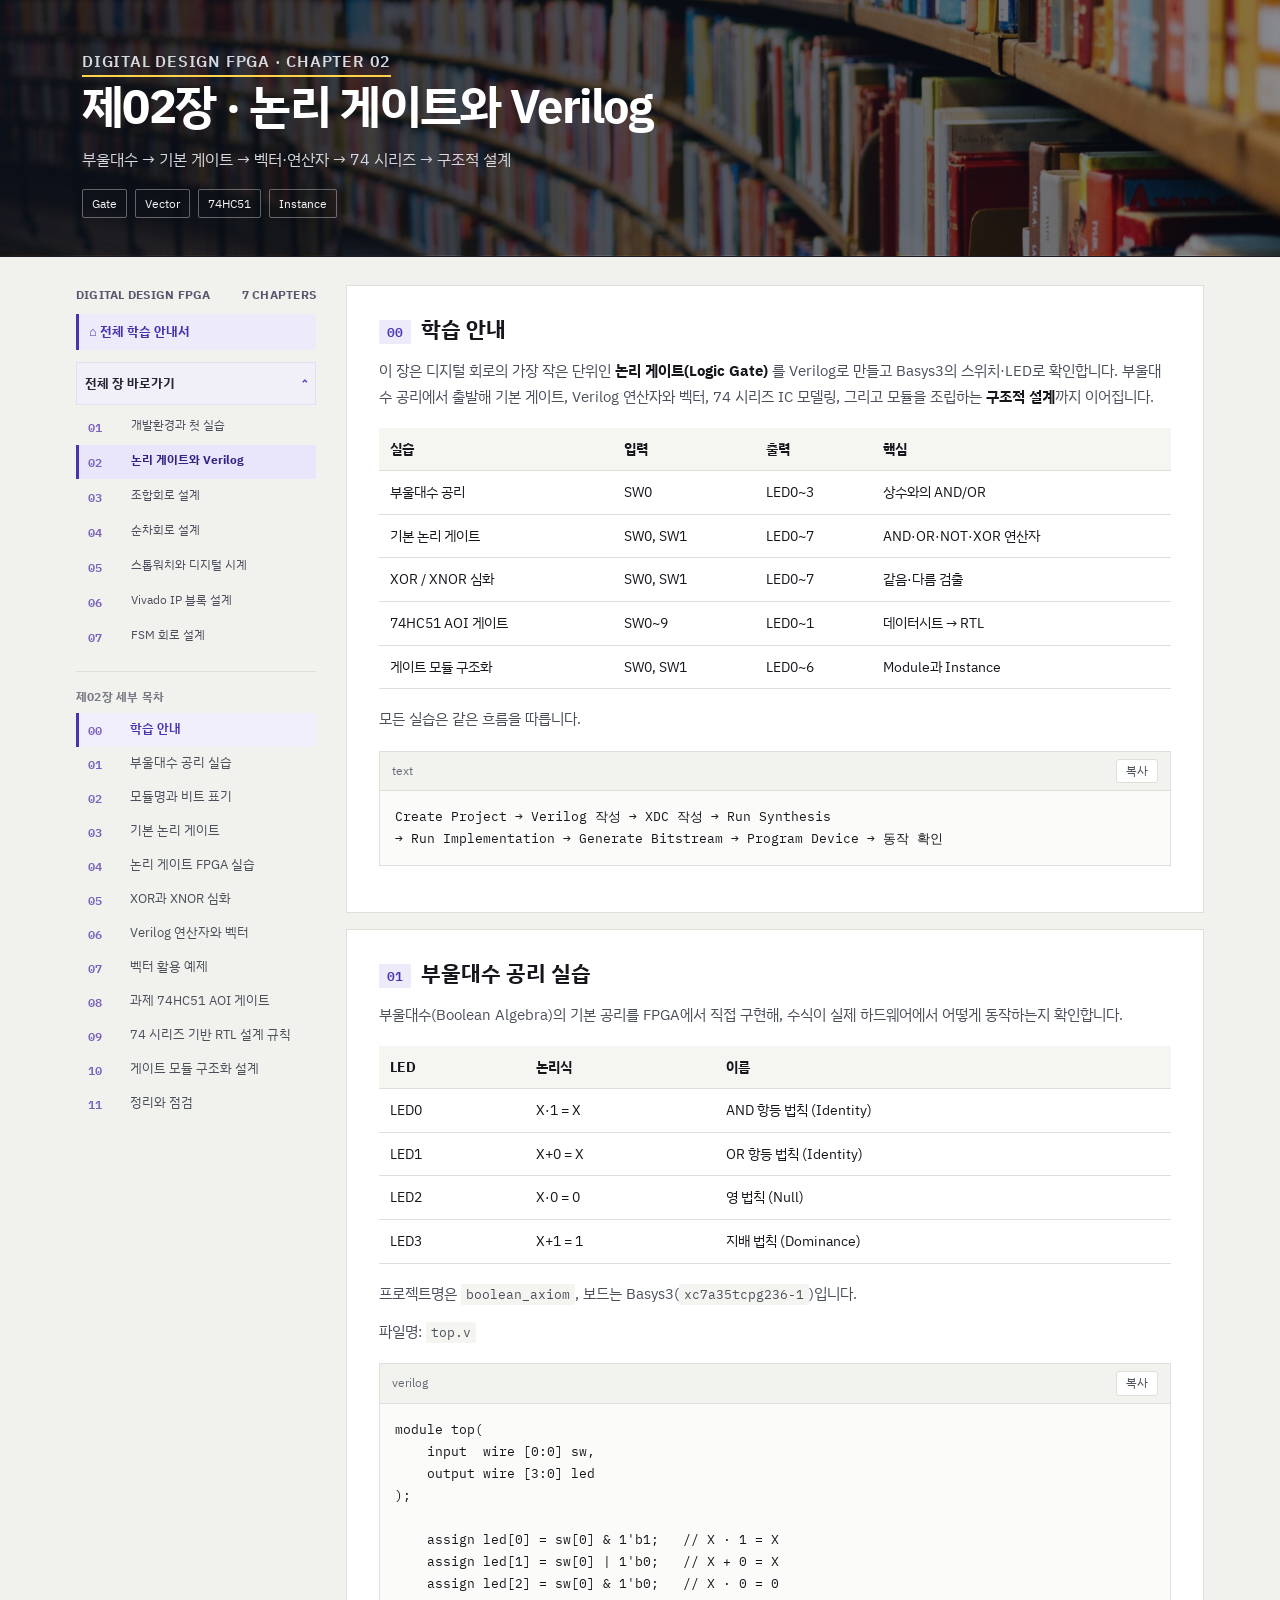
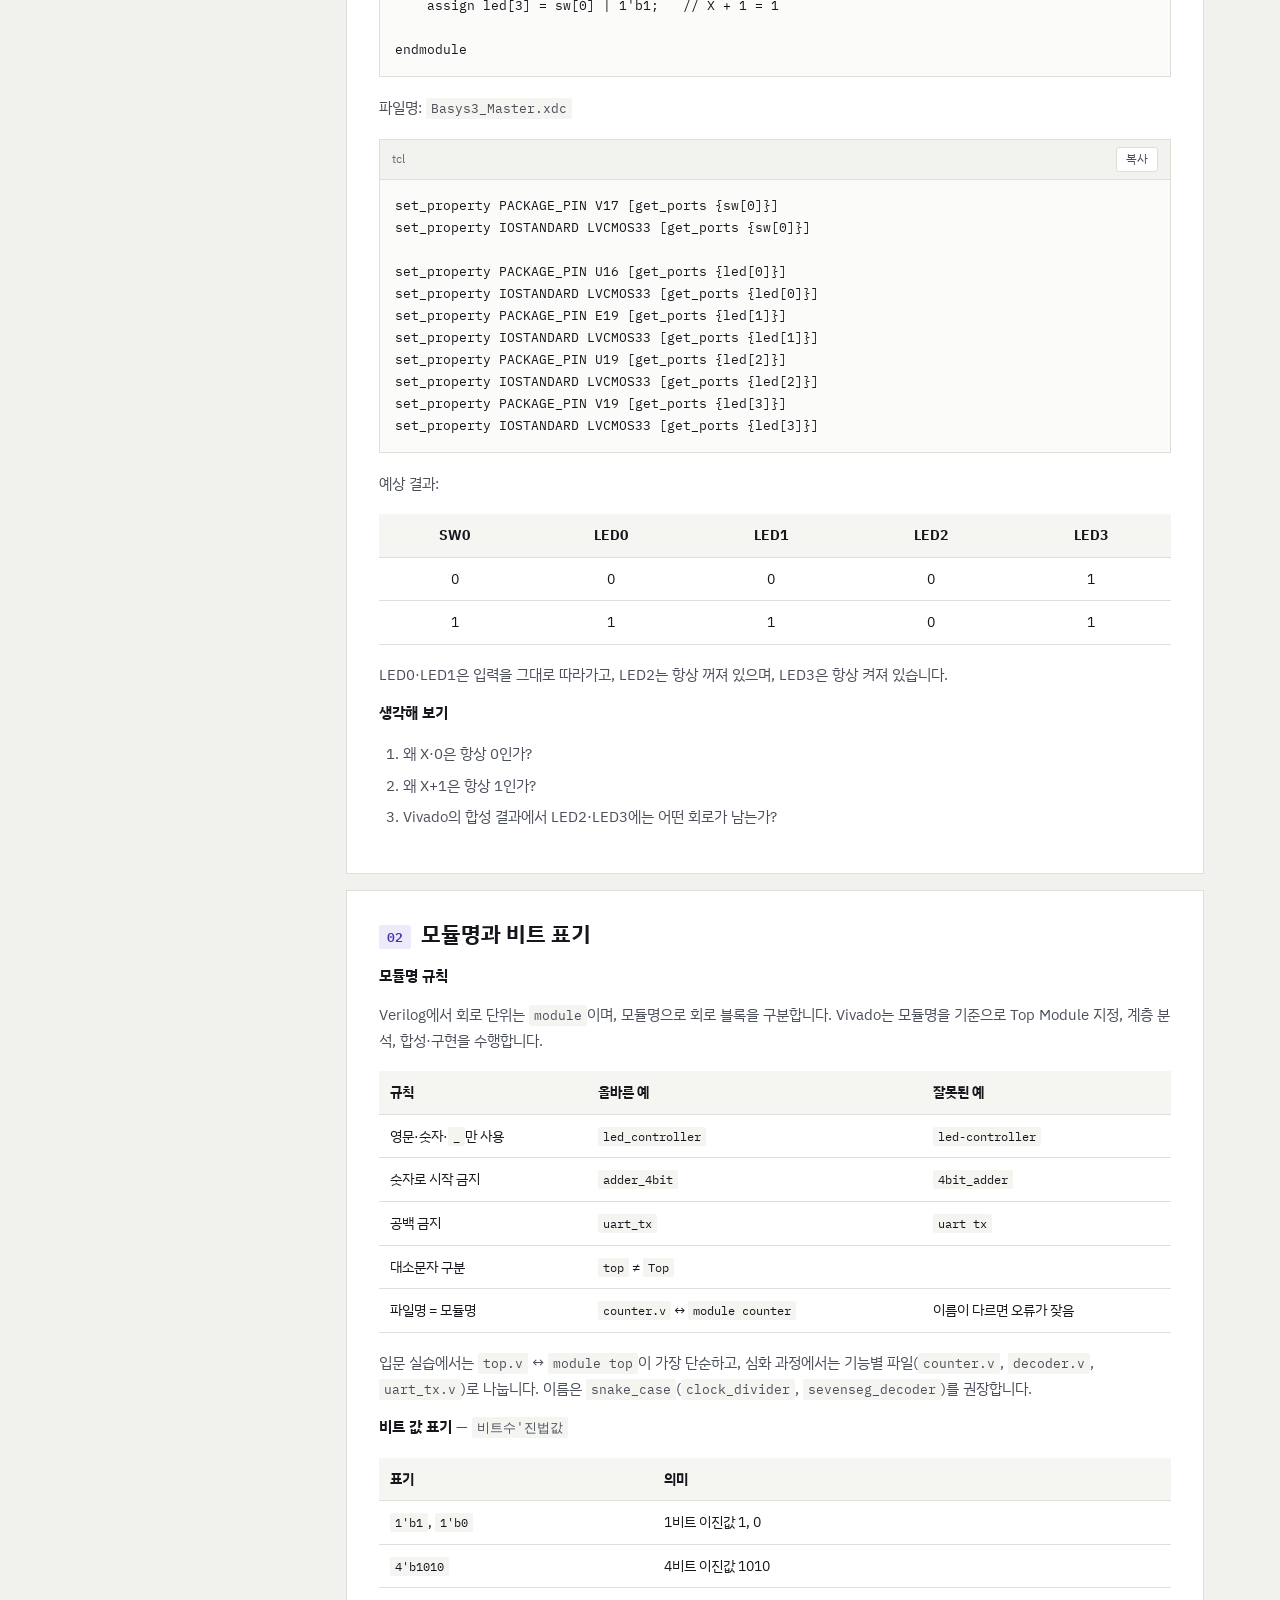
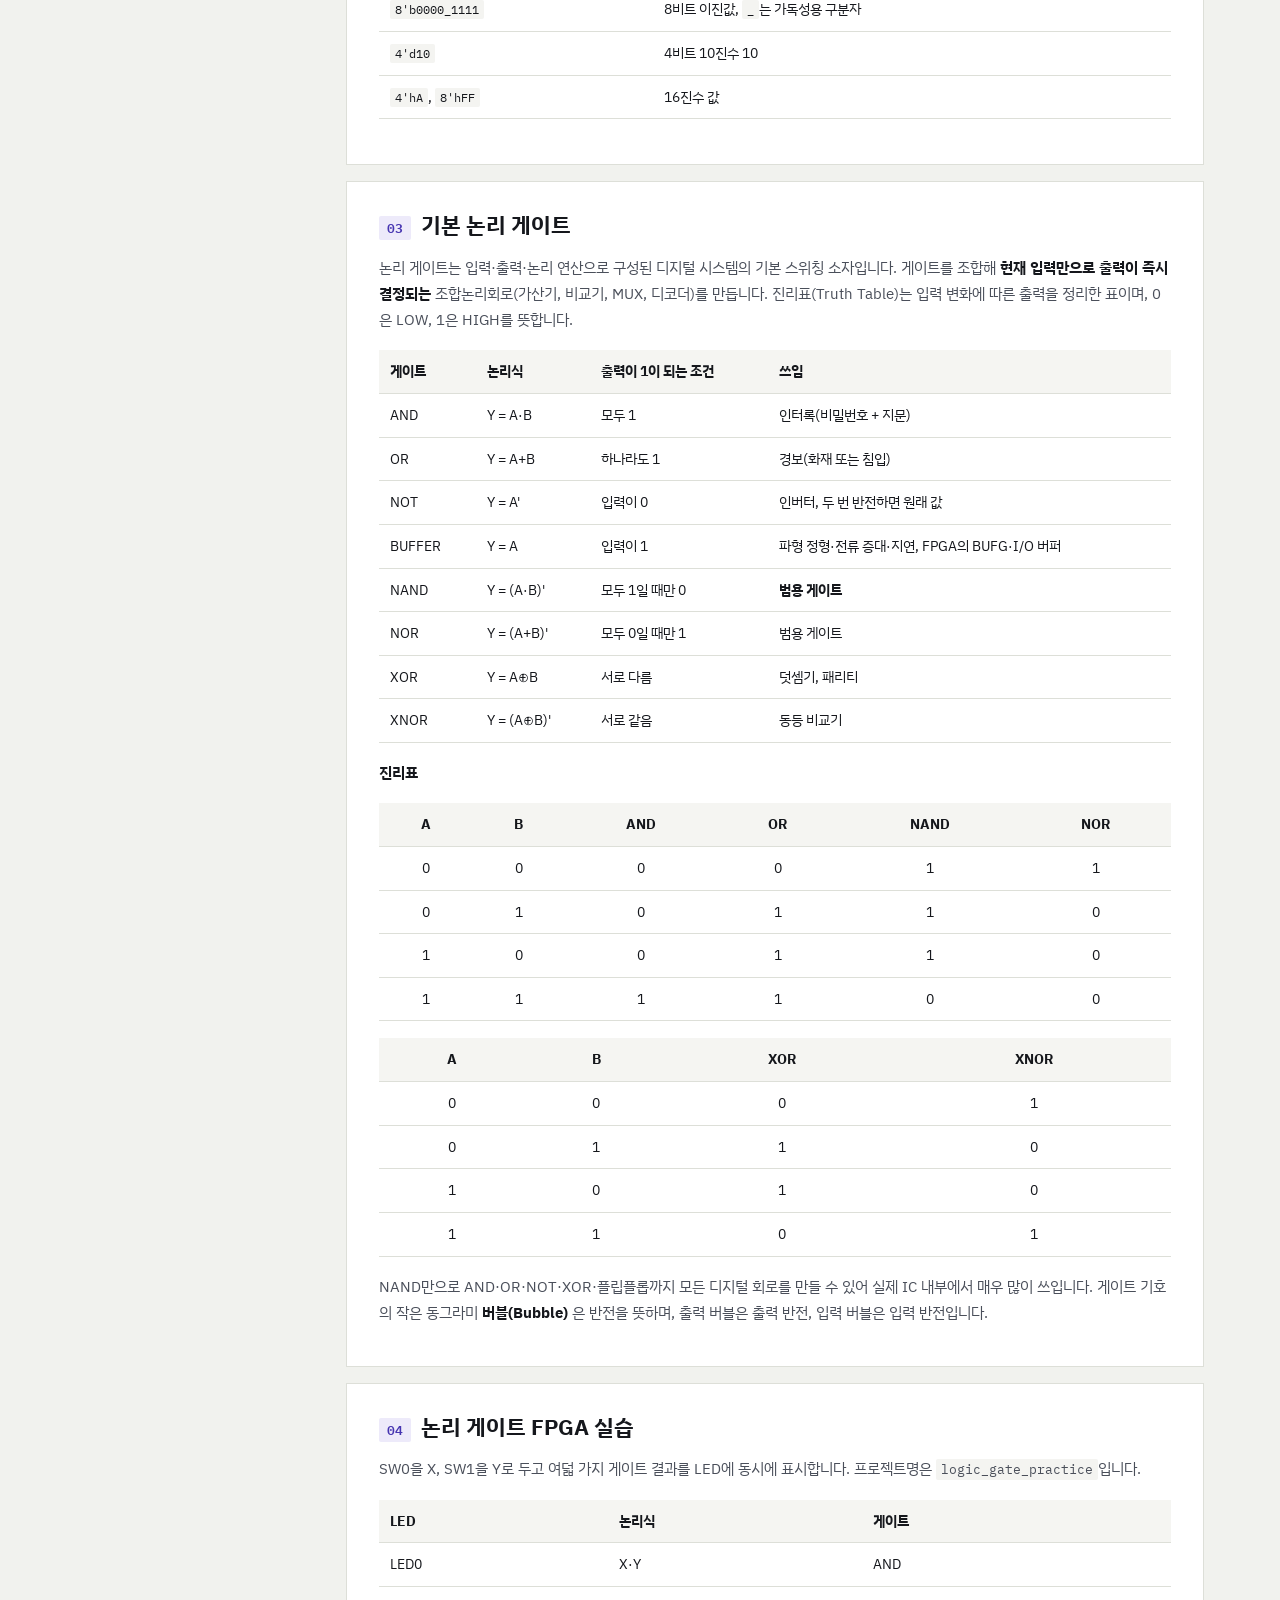
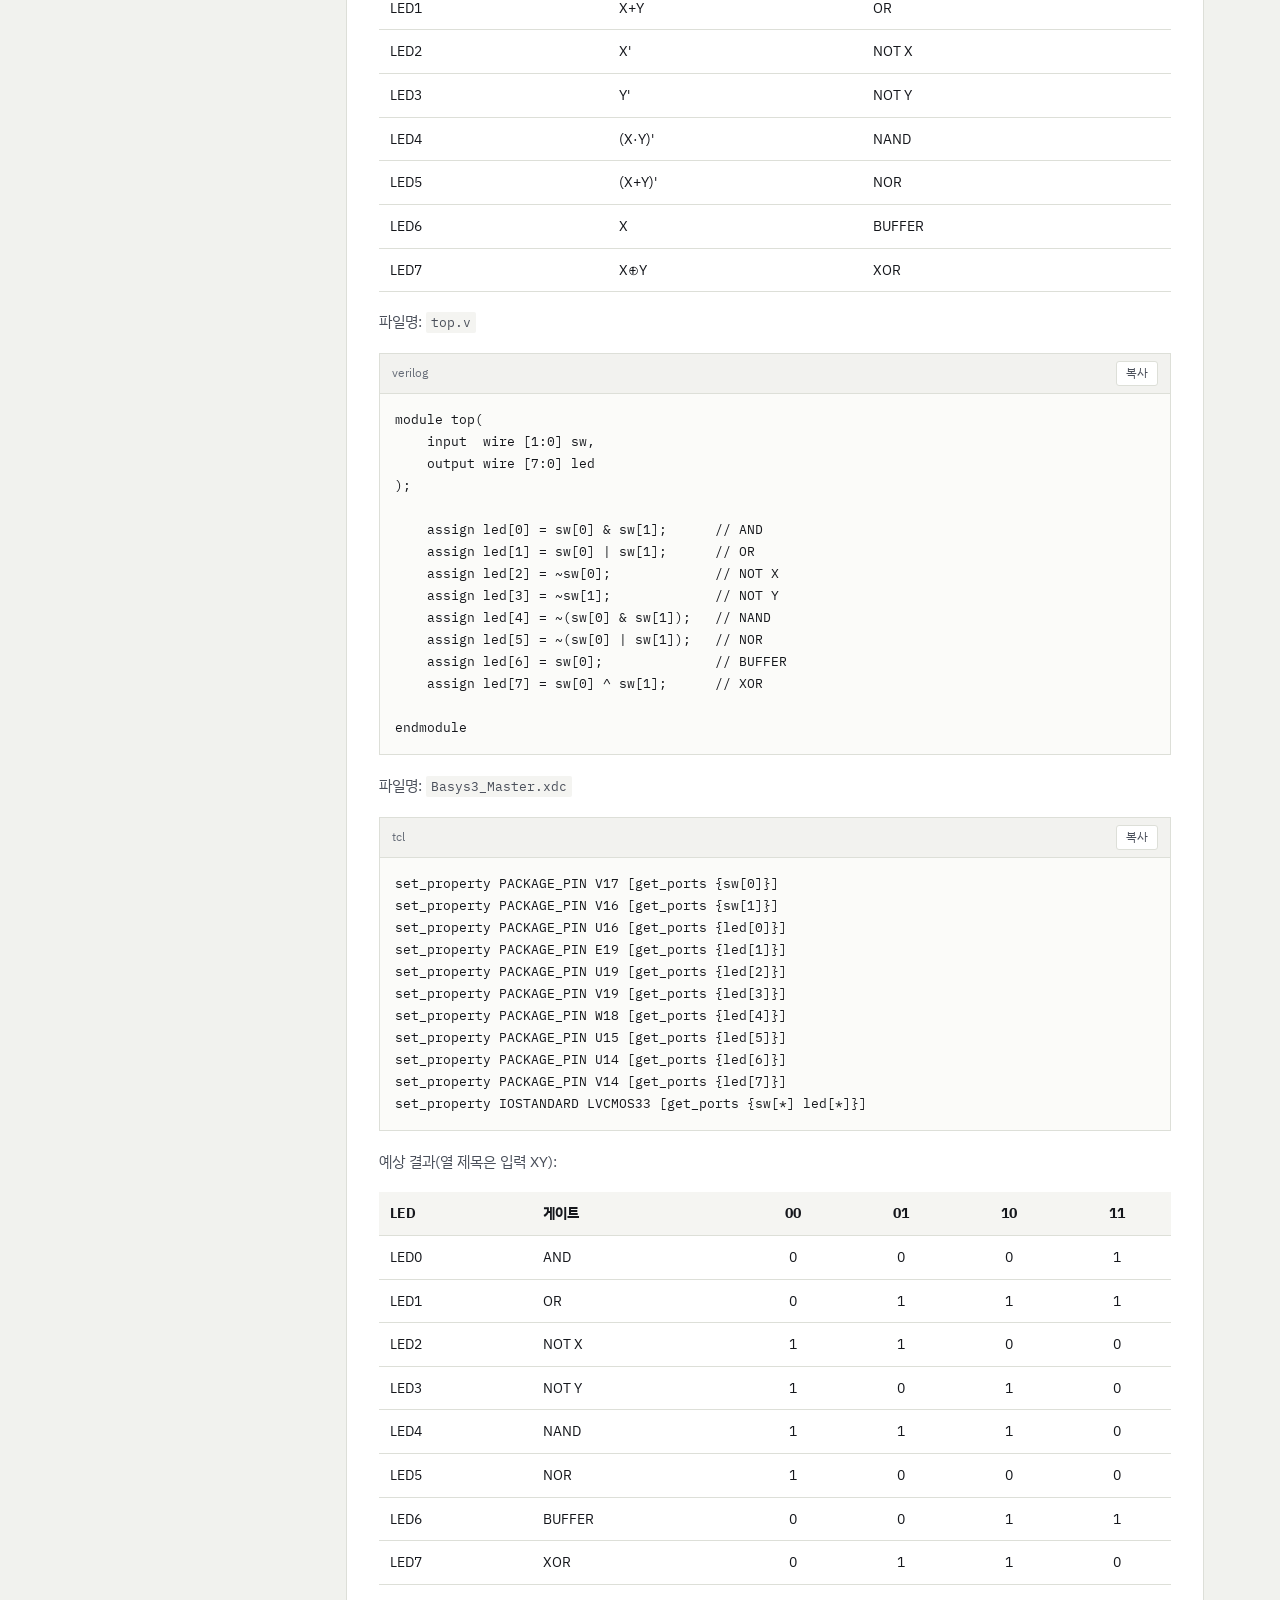
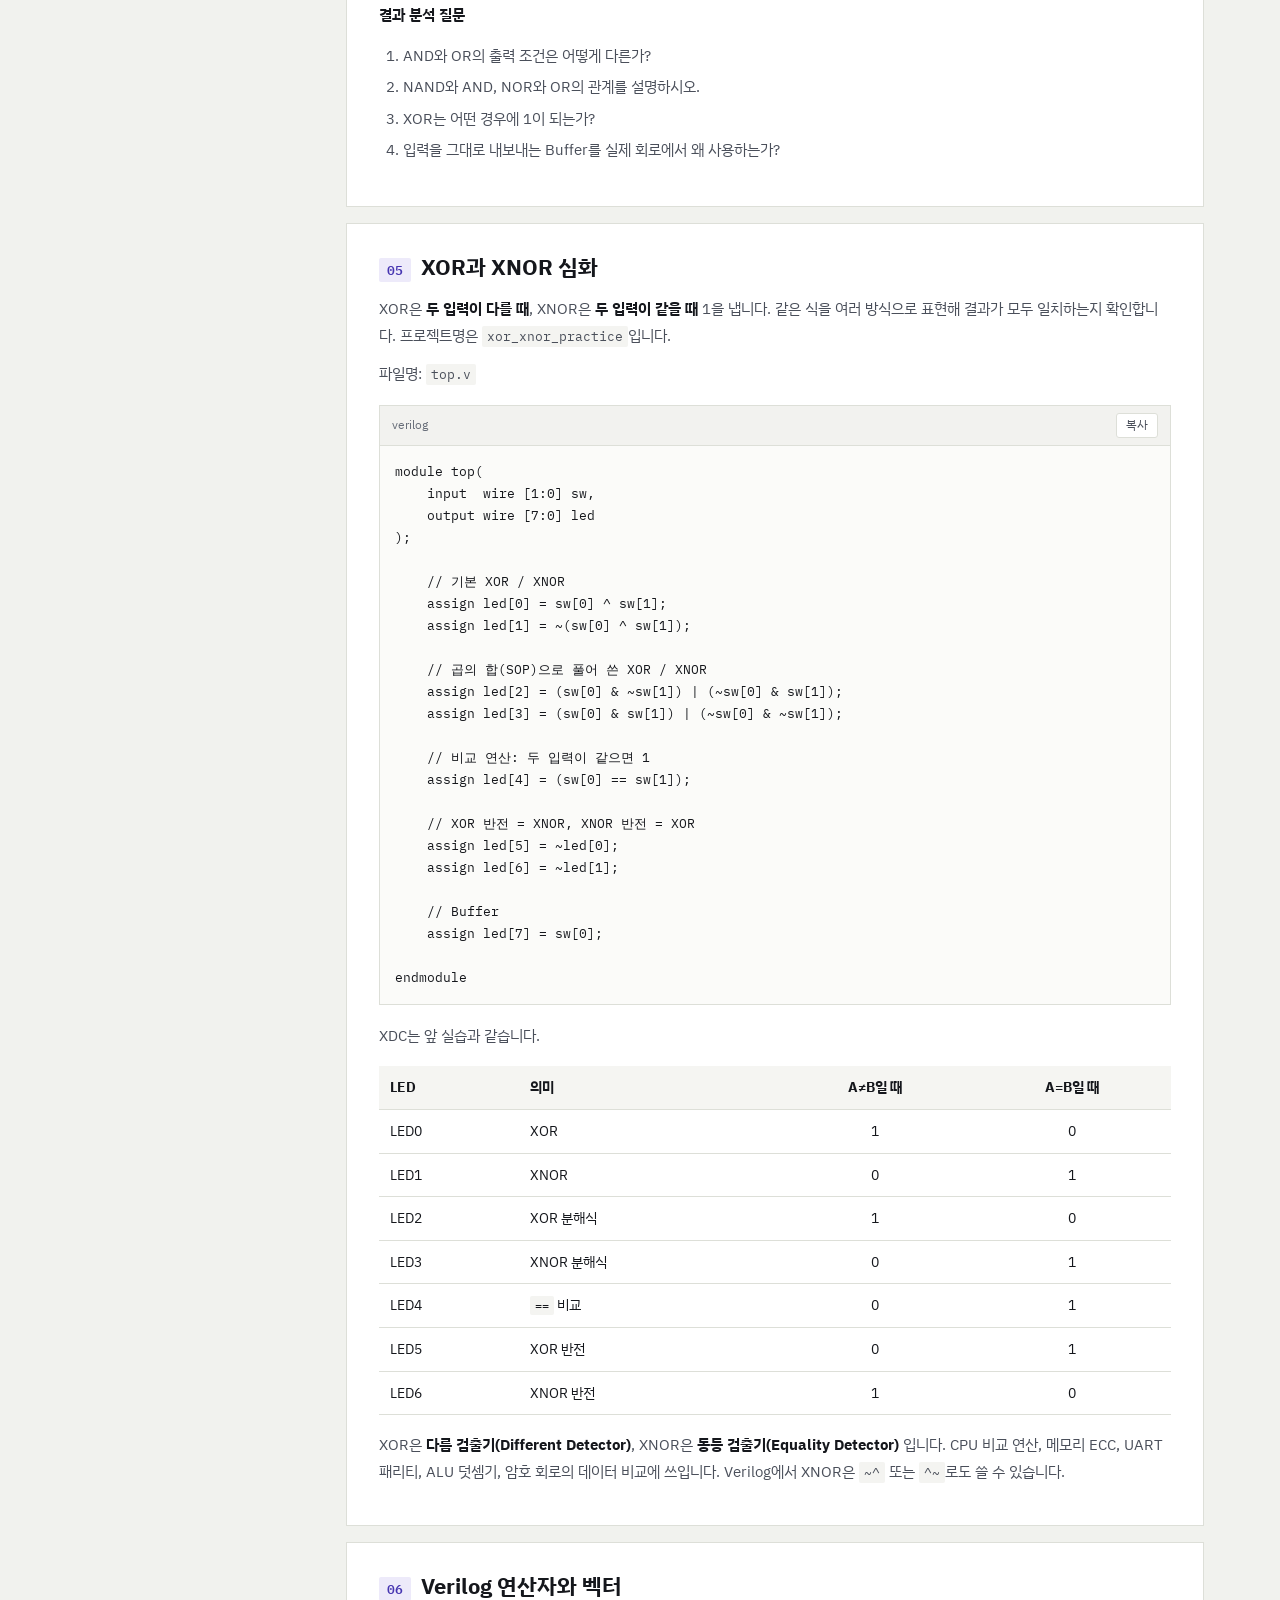
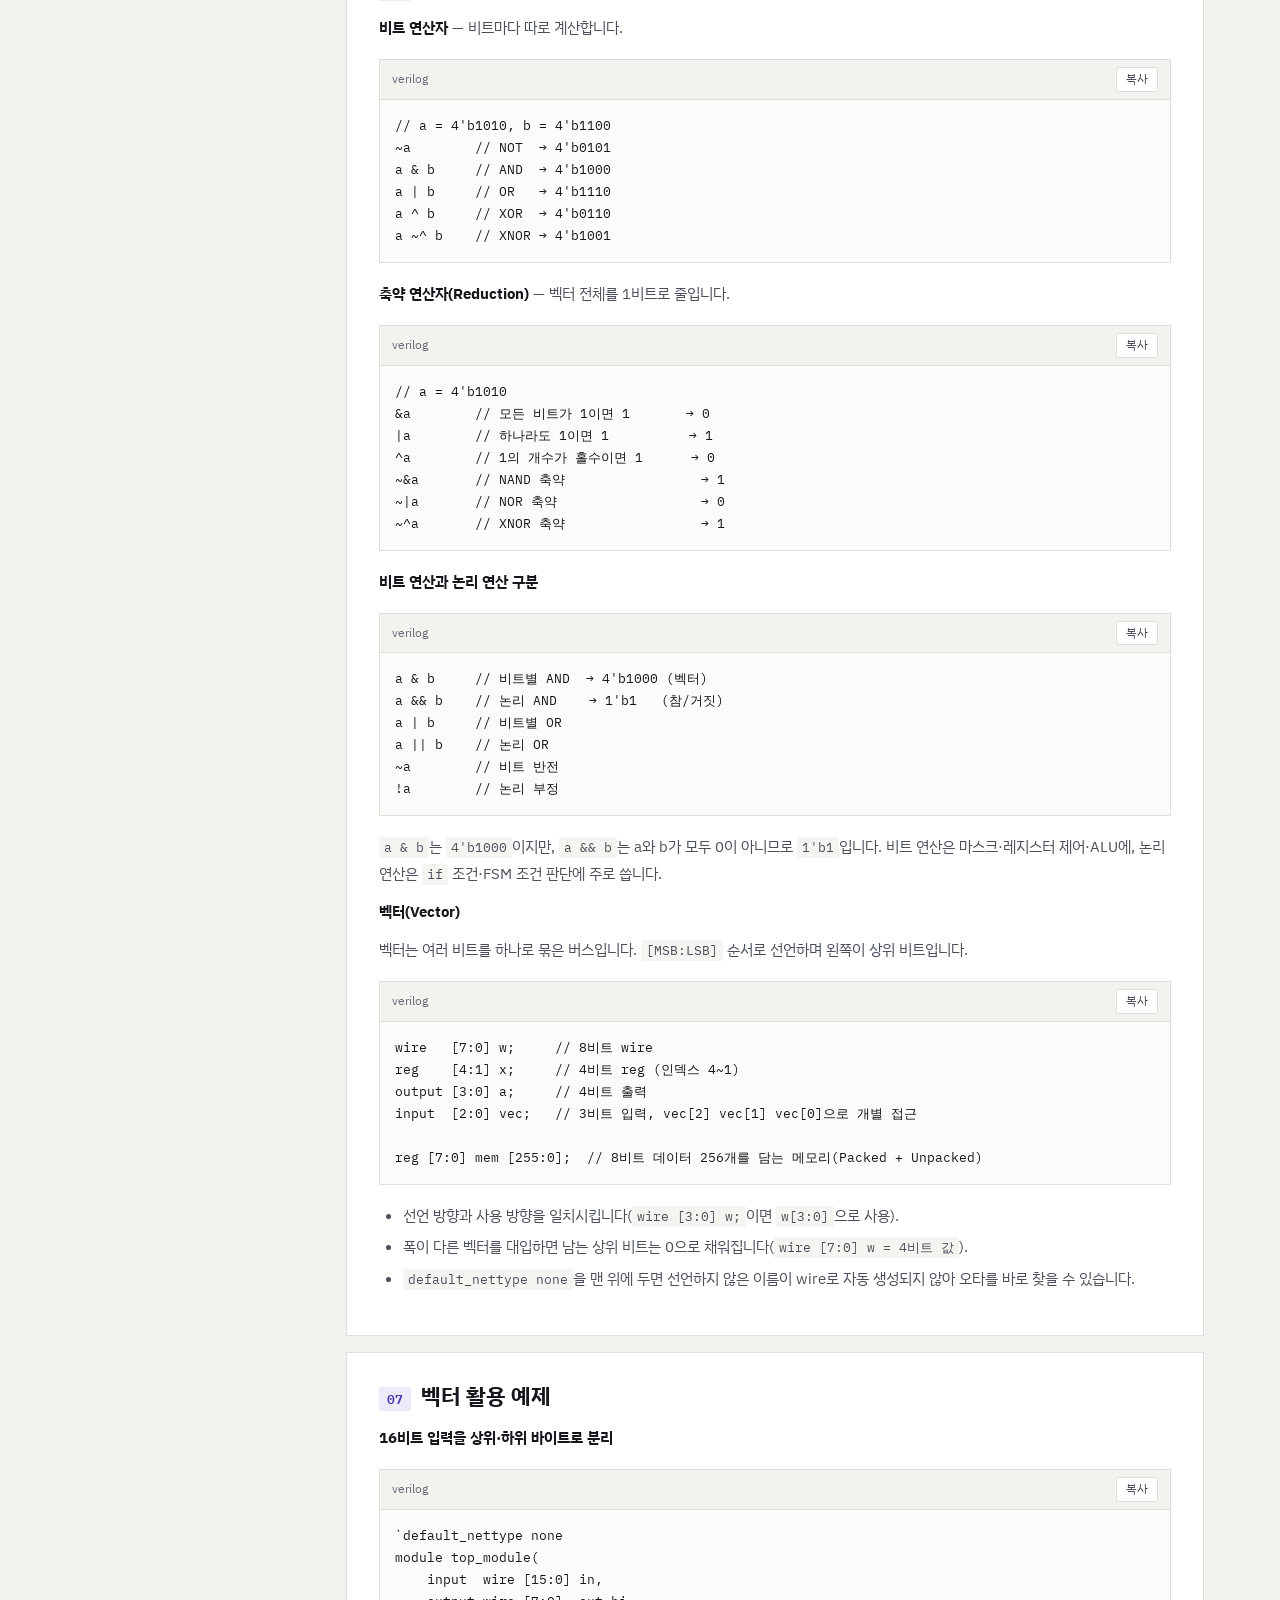
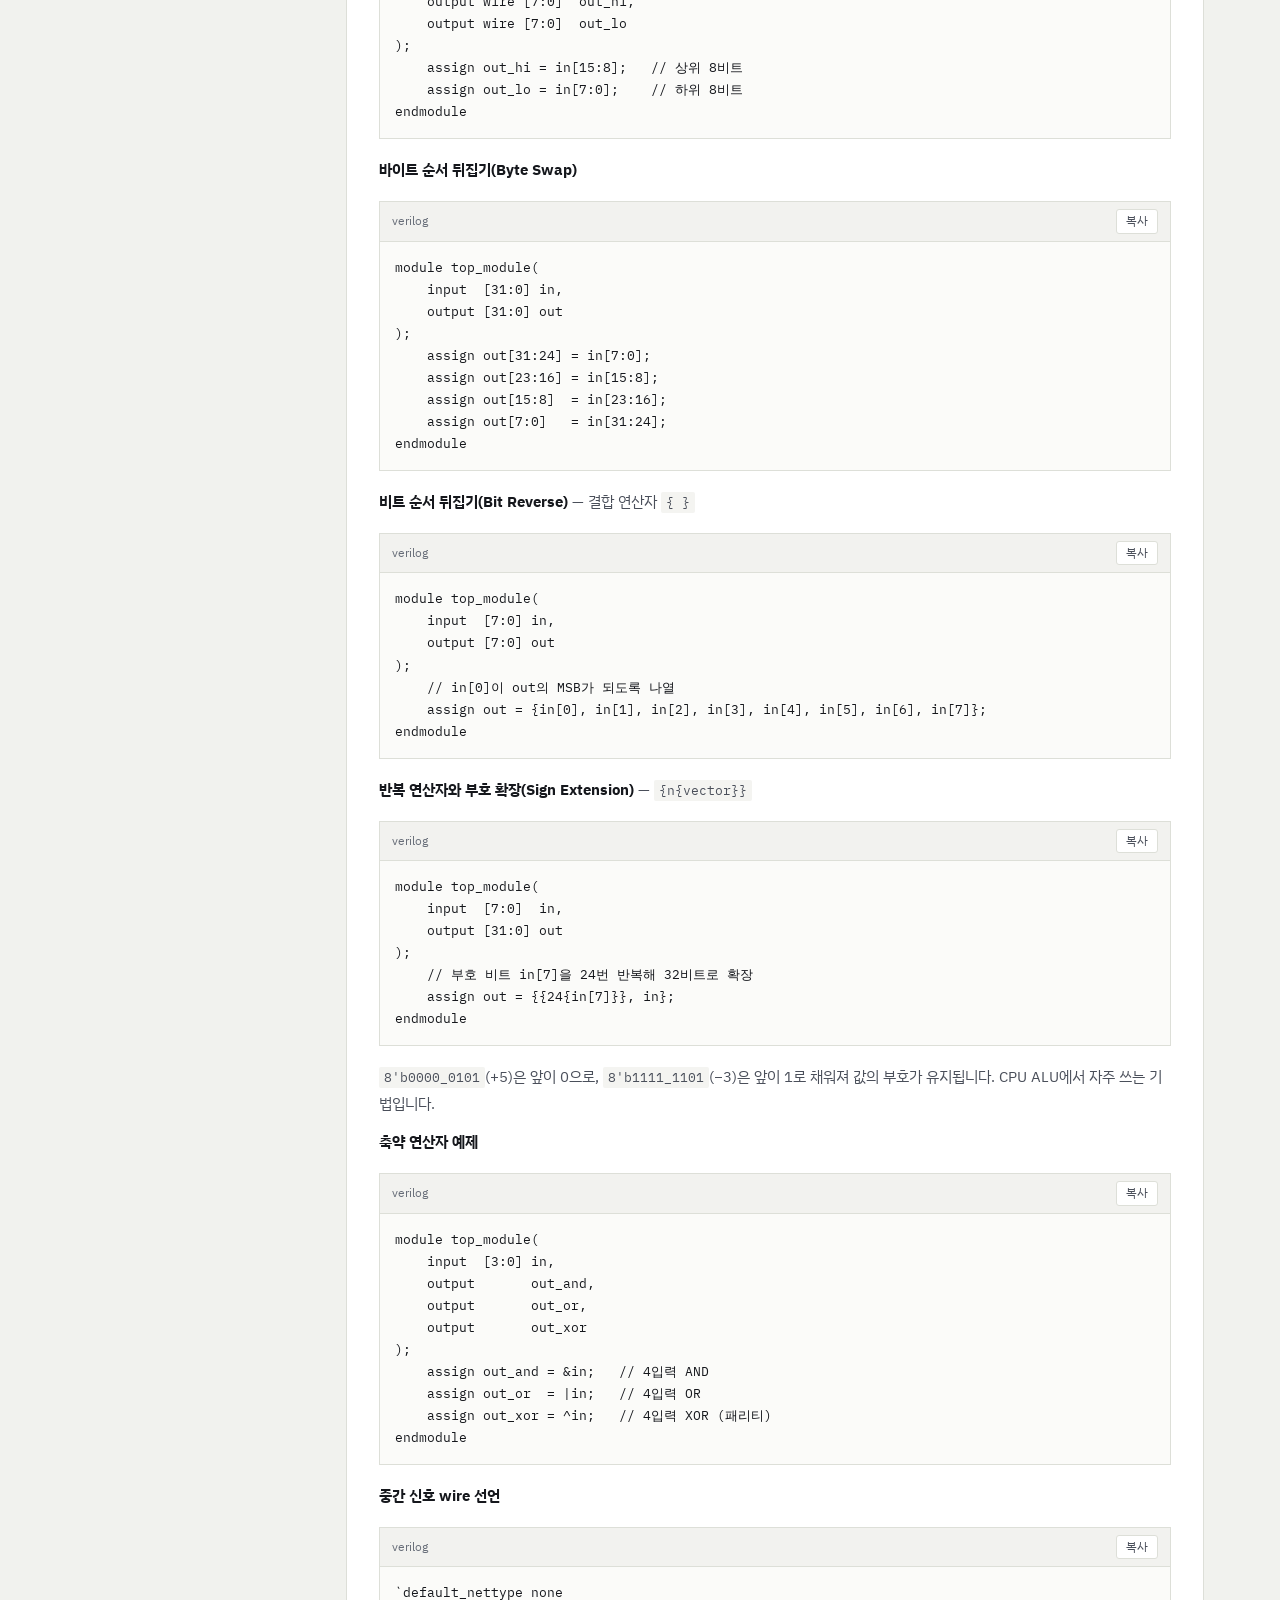
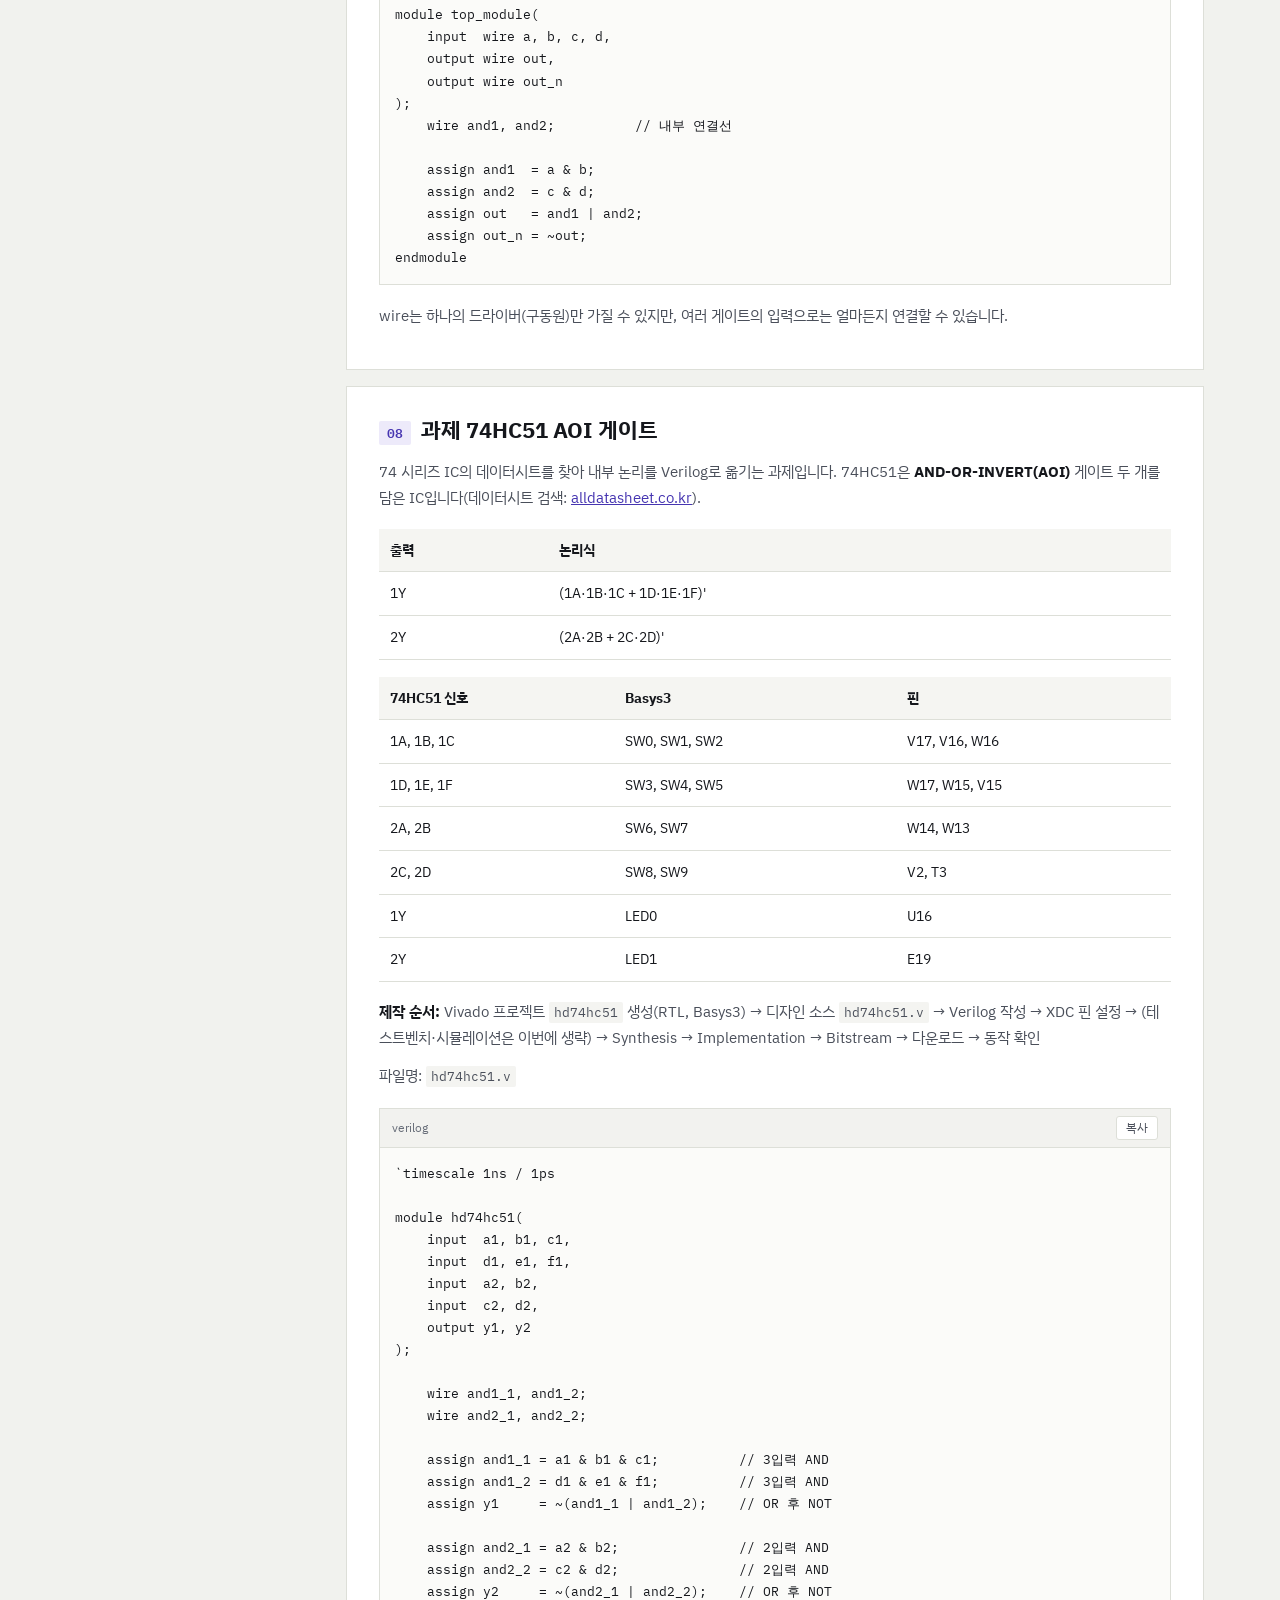
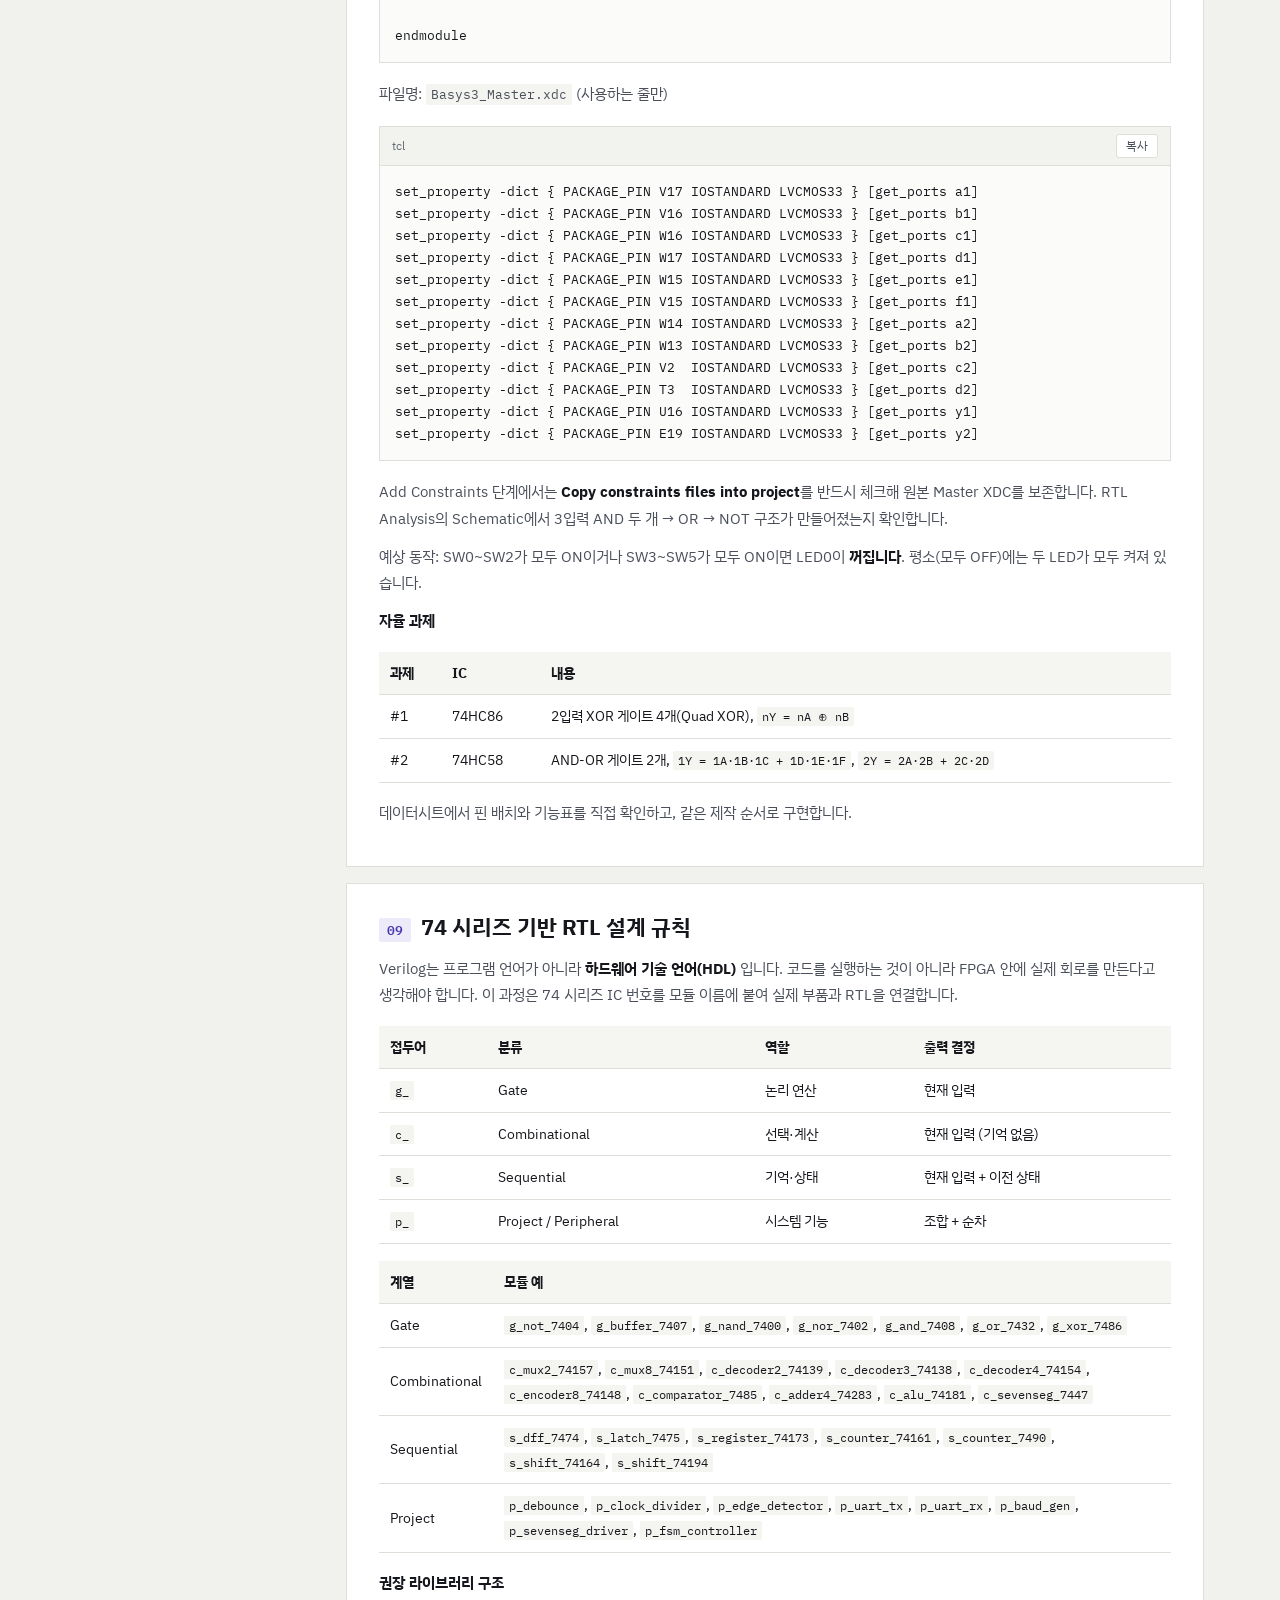
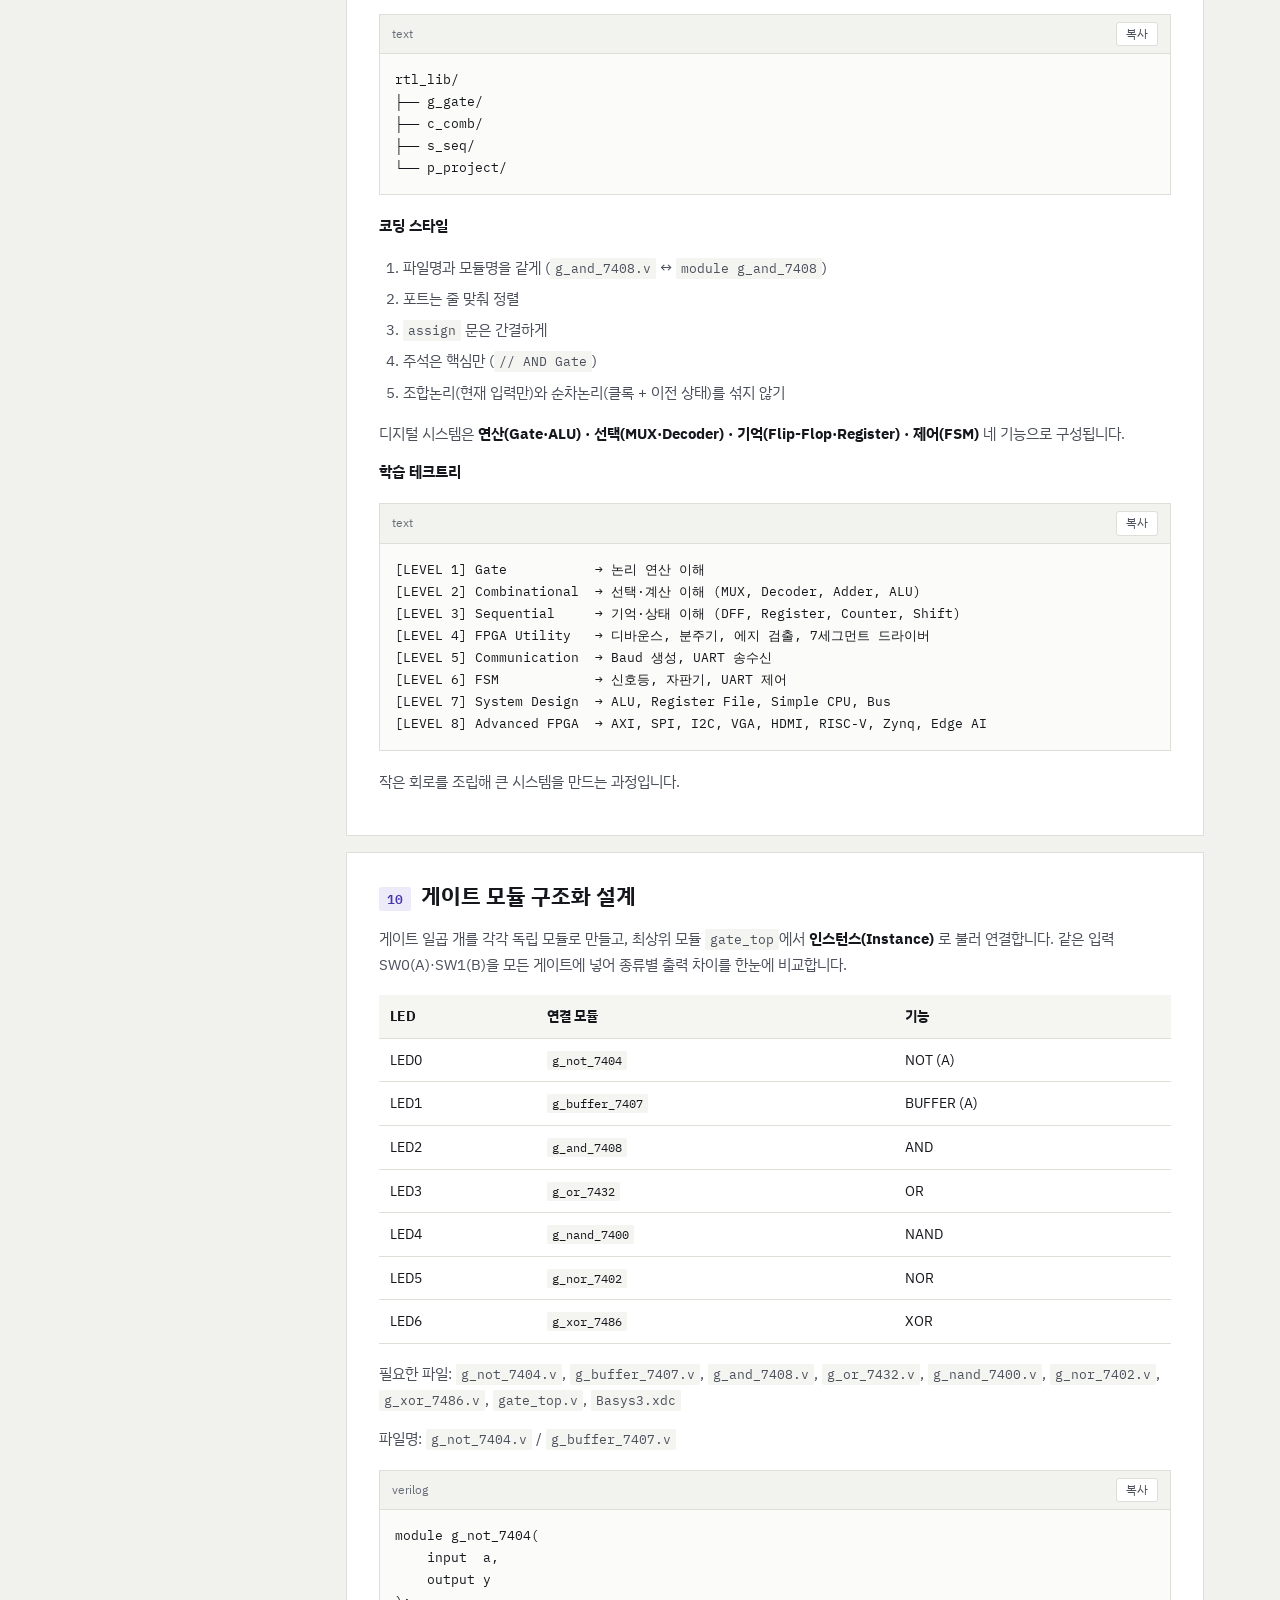
<file: ch02_logic_gates_v01.html>
<!doctype html>
<html lang="ko"><head><meta charset="utf-8"><meta name="viewport" content="width=device-width,initial-scale=1">
<meta name="description" content="부울대수 → 기본 게이트 → 벡터·연산자 → 74 시리즈 → 구조적 설계"><title>제02장 · 논리 게이트와 Verilog · Digital Design · FPGA · Verilog</title>
<link rel="preconnect" href="https://fonts.googleapis.com"><link rel="preconnect" href="https://fonts.gstatic.com" crossorigin>
<link href="https://fonts.googleapis.com/css2?family=IBM+Plex+Sans+KR:wght@300;400;500;600;700&family=IBM+Plex+Mono:wght@400;500;600&display=swap" rel="stylesheet">
<style>/*
 * 교육용 HTML 공통 스타일 — 유지보수용 원본 (STANDARD 10.3)
 * 기준: rule_md d1b8278d · web/education-html/STANDARD.md
 * 이관 원본(압축본)과 규칙·선언이 같음을 확인함: 정리 전후 PostCSS 규칙 315항목 일치.
 * 장별 추가 스타일은 tools/guide/build_guides.py 의 <style>에서 관리한다.
 */

/* 1. 색상·폭 변수 — STANDARD 2절 (#F1F2EE 바탕 · #4635B1 강조 · 본문 최대 1180px) */
:root {
  --paper: #f1f2ee;
  --card: #fff;
  --ink: #15171c;
  --ink-2: #4a4f5a;
  --ink-3: #676d78; /* 보조 글자: 바탕 #F1F2EE 대비 4.63:1 (WCAG AA 4.5:1, 이관 원본 #858b96은 3.0:1) */
  --line: #dddfd8;
  --accent: #4635b1;
  --soft: #edeafa;
  --yellow: #ffd24a;
  --maxw: 1180px;
}

/* 2. 기본 요소 — 글꼴(IBM Plex Sans KR/Mono)·링크·키보드 초점 표시(노란 외곽선) */
* {
  box-sizing: border-box;
}
html {
  scroll-behavior: smooth;
}
body {
  margin: 0;
  background: var(--paper);
  color: var(--ink);
  font:
    400 15px/1.75 "IBM Plex Sans KR",
    -apple-system,
    BlinkMacSystemFont,
    sans-serif;
}
a {
  color: var(--accent);
}
a:focus-visible,
button:focus-visible,
pre:focus-visible,
.table-wrap:focus-visible,
.figure-wrap:focus-visible {
  outline: 3px solid var(--yellow);
  outline-offset: 3px;
}
button {
  font: inherit;
  cursor: pointer;
}
pre,
code {
  font-family: "IBM Plex Mono", monospace;
}
code {
  font-size: 0.86em;
  border-radius: 2px;
  background: #f4f4f1;
  padding: 2px 5px;
}
pre code {
  font-size: inherit;
  border: 0;
  padding: 0;
  background: transparent;
}

/* 3. 상단 배너 — 책장 사진(hero-bookshelf.jpg 1800×380) 위 어두운 그라데이션, 높이 160~220px */
.hero {
  position: relative;
  background: #15171c;
  color: white;
  overflow: hidden;
  border-bottom: 1px solid #181b25;
}
.hero:before {
  content: "";
  position: absolute;
  inset: 0;
  background-image:
    linear-gradient(
      90deg,
      rgba(12, 17, 27, 0.89),
      rgba(12, 17, 27, 0.69) 58%,
      rgba(12, 17, 27, 0.48)
    ),
    url('[data-uri]');
  background-size: cover;
  background-position: center;
}
.hero-inner {
  position: relative;
  max-width: var(--maxw);
  margin: auto;
  padding: 36px 32px 38px;
}
.kicker {
  display: inline-block;
  margin: 0 0 8px;
  color: var(--yellow);
  font-size: 0.86rem;
  font-weight: 600;
  border-bottom: 2px solid var(--yellow);
  letter-spacing: 0.05em;
}
.hero h1 {
  margin: 0;
  font-size: clamp(1.85rem, 3.7vw, 3rem);
  line-height: 1.2;
  letter-spacing: -0.035em;
}
.hero p {
  color: #d6d9df;
  max-width: 780px;
  font-size: 0.98rem;
  margin: 12px 0 0;
}
.hero strong {
  color: var(--yellow);
}
.chips {
  display: flex;
  gap: 8px;
  flex-wrap: wrap;
  margin-top: 15px;
}
.chip {
  border: 1px solid rgba(255, 255, 255, 0.35);
  color: #f3f3f3;
  font-size: 0.75rem;
  padding: 3px 9px;
  border-radius: 2px;
}

/* 4. 2단 배치와 좌측 탐색 — 장 목록·현재 페이지 목차 (site.js가 내용을 채움) */
.wrap {
  max-width: var(--maxw);
  margin: 0 auto;
  display: grid;
  grid-template-columns: 240px minmax(0, 1fr);
  gap: 30px;
  padding: 0 26px 80px;
  align-items: start;
}
.toc {
  position: sticky;
  top: 0;
  overflow-y: auto;
  max-height: 100vh;
  padding: 28px 0;
}
/* 4.1 좌측 탐색 구성 (STANDARD 4.1, 기준 ai-agent-engineering)
   과정 머리글 → 전체 학습 안내서 → 접이식 전체 장 바로가기 → 현재 쪽 세부 목차 */
.toc ul,
.toc ol {
  padding: 0;
  margin: 0;
  list-style: none;
}
.toc a {
  display: block;
  text-decoration: none;
  color: var(--ink-2);
  font-size: 0.8rem;
  border-left: 3px solid transparent;
  padding: 7px 9px;
  line-height: 1.4;
}
.toc a:hover {
  color: var(--accent);
  background: #efedf9;
}
.course-nav-header {
  display: flex;
  justify-content: space-between;
  align-items: center;
  gap: 8px;
  margin: 0 0 9px;
  font-size: 0.74rem;
  font-weight: 700;
  color: #59566d;
  letter-spacing: 0.02em;
}
.course-nav-header span:last-child {
  white-space: nowrap;
}
.toc .course-nav-home {
  color: var(--accent);
  background: var(--soft);
  border-left-color: var(--accent);
  padding: 9px 10px;
  margin-bottom: 12px;
  font-weight: 700;
}
.course-chapters {
  margin: 0 0 15px;
  border-bottom: 1px solid var(--line);
  padding-bottom: 12px;
}
.course-chapters summary {
  cursor: pointer;
  list-style: none;
  display: flex;
  justify-content: space-between;
  align-items: center;
  padding: 9px 8px;
  font-size: 0.8rem;
  font-weight: 700;
  color: #242535;
  background: #f1f0f9;
  border: 1px solid #e2dff0;
}
.course-chapters summary::-webkit-details-marker {
  display: none;
}
.course-chapters summary::after {
  content: "⌄";
  color: var(--accent);
}
.course-chapters[open] summary::after {
  content: "⌃";
}
.course-ch-links {
  display: flex;
  flex-direction: column;
  gap: 1px;
  padding: 5px 0;
}
.toc .course-ch-link {
  display: flex;
  align-items: flex-start;
  gap: 9px;
  font-size: 0.77rem;
  line-height: 1.35;
  padding: 7px 9px;
  color: #4c4d5d;
}
.toc .course-ch-link[aria-current="page"] {
  background: #e9e5fa;
  color: #322384;
  font-weight: 700;
  border-left-color: var(--accent);
}
.course-ch-num,
.toc .n {
  font: 600 0.74rem "IBM Plex Mono", monospace;
  color: #7962bd;
  min-width: 34px;
  flex: none;
}
.course-toc-heading {
  font-size: 0.73rem;
  font-weight: 700;
  color: #777985;
  letter-spacing: 0.02em;
  margin: 9px 0 6px;
}
.toc .toc-sections a {
  display: flex;
  align-items: flex-start;
  gap: 8px;
  font-size: 0.79rem;
}
.toc .toc-sections a.active {
  color: var(--accent);
  background: #f1effb;
  border-left-color: var(--accent);
  font-weight: 600;
}

/* 5. 본문 절 — 절 번호(.num)·표·목록 */
.content {
  min-width: 0;
  padding-top: 28px;
}
.section {
  background: var(--card);
  border: 1px solid var(--line);
  padding: 28px 32px;
  margin: 0 0 16px;
  scroll-margin-top: 20px;
}
.section h2 {
  font-size: 1.35rem;
  margin: 0 0 13px;
  line-height: 1.45;
}
.section h3 {
  font-size: 1.07rem;
  margin: 24px 0 9px;
}
.section p {
  color: var(--ink-2);
  margin: 12px 0;
}
.section ul,
.section ol {
  padding-left: 24px;
  color: var(--ink-2);
}
.section li {
  margin: 5px 0;
}
.section strong {
  color: var(--ink);
}
.section .num {
  display: inline-block;
  margin-right: 10px;
  padding: 1px 8px;
  border-radius: 2px;
  background: var(--soft);
  color: var(--accent);
  font:
    600 0.8rem "IBM Plex Mono",
    monospace;
}
.section table {
  border-collapse: collapse;
  width: 100%;
  margin: 17px 0;
  font-size: 0.88rem;
}
.section th,
.section td {
  padding: 9px 11px;
  text-align: left;
  border-bottom: 1px solid var(--line);
}
.section th {
  background: #f5f5f2;
}

/* 6. 코드 박스 — 제목 줄(파일·언어·상태) + 복사 버튼(site.js) + 소스 */
.codeblock {
  position: relative;
  border: 1px solid var(--line);
  margin: 18px 0;
  background: #fbfbf9;
}
.codebar {
  background: #f2f2ef;
  border-bottom: 1px solid var(--line);
  padding: 7px 12px;
  display: flex;
  align-items: center;
  justify-content: space-between;
  color: var(--ink-3);
  font-size: 0.73rem;
}
.codebar button {
  border: 1px solid var(--line);
  background: white;
  border-radius: 3px;
  color: var(--ink-2);
  padding: 1px 9px;
}
.codeblock pre {
  margin: 0;
  padding: 15px;
  overflow: auto;
  line-height: 1.7;
  font-size: 0.81rem;
}

/* 7. 안내 상자·단계 흐름·장 카드 (INDEX) */
.note {
  margin: 17px 0;
  background: var(--soft);
  border-left: 3px solid var(--accent);
  padding: 13px 16px;
  color: #332c70;
}
.flow {
  display: grid;
  gap: 8px;
  margin: 18px 0;
}
.flow .step {
  background: #f6f6f3;
  border: 1px solid var(--line);
  border-left: 3px solid var(--accent);
  padding: 11px 14px;
}
.flow .down {
  text-align: center;
  color: var(--accent);
}
.chapter-grid {
  display: grid;
  grid-template-columns: repeat(2, minmax(0, 1fr));
  gap: 12px;
  margin: 18px 0;
}
.chapter-card {
  border: 1px solid var(--line);
  padding: 16px;
  background: #fbfbf9;
  text-decoration: none;
  color: var(--ink);
}
.chapter-card:hover {
  border-color: var(--accent);
  background: var(--soft);
}
.chapter-card b {
  display: block;
  font-size: 1rem;
}
.chapter-card span {
  display: block;
  font-size: 0.79rem;
  color: var(--ink-3);
}

/* 8. 이전/다음 장 링크·모바일 메뉴 버튼·덮개·바닥글 */
.chapter-links {
  display: flex;
  gap: 10px;
  justify-content: space-between;
  flex-wrap: wrap;
  margin: 16px 0 35px;
}
.chapter-links a {
  display: inline-block;
  border: 1px solid var(--line);
  background: #fff;
  text-decoration: none;
  padding: 9px 15px;
}
.mobile-menu {
  display: none;
  position: fixed;
  top: 12px;
  left: 12px;
  z-index: 1002;
  background: #191a23;
  border: 1px solid #555;
  color: white;
  padding: 7px 13px;
  border-radius: 4px;
}
.shade {
  display: none;
}
.footer {
  max-width: var(--maxw);
  margin: auto;
  padding: 0 26px 45px;
  font-size: 0.77rem;
  color: var(--ink-3);
}

/* 9. 모바일 (860px 이하) — 좌측 탐색을 서랍 메뉴로 전환 */
@media (max-width: 860px) {
  .mobile-menu {
    display: block;
  }
  .wrap {
    display: block;
    padding: 0 16px 48px;
  }
  .toc {
    position: fixed;
    z-index: 1001;
    top: 0;
    left: 0;
    bottom: 0;
    width: min(84vw, 300px);
    max-height: none;
    background: #fff;
    padding: 66px 18px 22px;
    transform: translateX(-105%);
    transition: transform 0.2s;
    box-shadow: 3px 0 20px #0003;
  }
  .toc.open {
    transform: translateX(0);
  }
  .shade.open {
    display: block;
    position: fixed;
    inset: 0;
    background: #0009;
    z-index: 1000;
  }
  .hero-inner {
    padding: 48px 22px 31px 76px;
  }
  .section {
    padding: 22px 18px;
  }
  .chapter-grid {
    grid-template-columns: 1fr;
  }
}

/* 10. 움직임 줄이기 설정 존중 — STANDARD 10.4 */
@media (prefers-reduced-motion: reduce) {
  html {
    scroll-behavior: auto;
  }
  .toc {
    transition: none;
  }
}

/* 11. 인쇄 — STANDARD 10.2: 핵심 내용과 코드가 잘리지 않게
 *  - 좌측 탐색·모바일 메뉴·이전/다음·복사 버튼 숨김, 본문 전체 폭
 *  - 배경 인쇄가 꺼져도 읽히도록 상단 배너를 흰 바탕·검은 글자로
 *  - 코드 박스 최대 높이·가로 스크롤 해제(줄바꿈), 표·도면 최소 폭 해제 */
@media print {
  .toc,
  .mobile-menu,
  .shade,
  .access-skip,
  .chapter-links,
  .codebar button {
    display: none !important;
  }
  body {
    background: #fff;
  }
  .hero {
    background: none;
    color: var(--ink);
    border-bottom: 2px solid var(--ink);
  }
  .hero:before {
    display: none;
  }
  .hero p,
  .hero .kicker {
    color: var(--ink-2);
  }
  .wrap {
    display: block;
    max-width: none;
    padding: 0;
  }
  .content {
    padding-top: 12px;
  }
  .section {
    border: 0;
    padding: 12px 0;
  }
  .section h2,
  .section h3 {
    break-after: avoid;
  }
  .codeblock pre {
    max-height: none !important;
    overflow: visible !important;
    white-space: pre-wrap !important;
    overflow-wrap: anywhere;
  }
  .table-wrap,
  .figure-wrap {
    overflow: visible !important;
  }
  .table-wrap > table,
  .figure-wrap svg {
    min-width: 0 !important;
  }
  svg {
    max-width: 100%;
    height: auto;
  }
}
</style></head><body data-chapter="ch02">
<button type="button" class="mobile-menu" id="mobile-menu" aria-controls="course-nav" aria-expanded="false">☰ 장·목차</button><div class="shade" id="shade"></div>
<header class="hero"><div class="hero-inner"><p class="kicker">DIGITAL DESIGN FPGA · CHAPTER 02</p><h1>제02장 · 논리 게이트와 Verilog</h1><p>부울대수 → 기본 게이트 → 벡터·연산자 → 74 시리즈 → 구조적 설계</p><div class="chips"><span class="chip">Gate</span><span class="chip">Vector</span><span class="chip">74HC51</span><span class="chip">Instance</span></div></div></header>
<div class="wrap"><nav class="toc" id="course-nav" aria-label="장과 절 탐색"></nav><main class="content" id="main-content"><section class="section" id="s00"><h2><span class="num">00</span>학습 안내</h2><p>이 장은 디지털 회로의 가장 작은 단위인 <strong>논리 게이트(Logic Gate)</strong> 를 Verilog로 만들고 Basys3의 스위치·LED로 확인합니다. 부울대수 공리에서 출발해 기본 게이트, Verilog 연산자와 벡터, 74 시리즈 IC 모델링, 그리고 모듈을 조립하는 <strong>구조적 설계</strong>까지 이어집니다.</p>
<table>
<thead>
<tr>
  <th>실습</th>
  <th>입력</th>
  <th>출력</th>
  <th>핵심</th>
</tr>
</thead>
<tbody>
<tr>
  <td>부울대수 공리</td>
  <td>SW0</td>
  <td>LED0~3</td>
  <td>상수와의 AND/OR</td>
</tr>
<tr>
  <td>기본 논리 게이트</td>
  <td>SW0, SW1</td>
  <td>LED0~7</td>
  <td>AND·OR·NOT·XOR 연산자</td>
</tr>
<tr>
  <td>XOR / XNOR 심화</td>
  <td>SW0, SW1</td>
  <td>LED0~7</td>
  <td>같음·다름 검출</td>
</tr>
<tr>
  <td>74HC51 AOI 게이트</td>
  <td>SW0~9</td>
  <td>LED0~1</td>
  <td>데이터시트 → RTL</td>
</tr>
<tr>
  <td>게이트 모듈 구조화</td>
  <td>SW0, SW1</td>
  <td>LED0~6</td>
  <td>Module과 Instance</td>
</tr>
</tbody>
</table>
<p>모든 실습은 같은 흐름을 따릅니다.</p>
<div class="codeblock"><div class="codebar"><span>text</span></div><pre><code>Create Project → Verilog 작성 → XDC 작성 → Run Synthesis
→ Run Implementation → Generate Bitstream → Program Device → 동작 확인
</code></pre></div>
</section><section class="section" id="s01"><h2><span class="num">01</span>부울대수 공리 실습</h2><p>부울대수(Boolean Algebra)의 기본 공리를 FPGA에서 직접 구현해, 수식이 실제 하드웨어에서 어떻게 동작하는지 확인합니다.</p>
<table>
<thead>
<tr>
  <th>LED</th>
  <th>논리식</th>
  <th>이름</th>
</tr>
</thead>
<tbody>
<tr>
  <td>LED0</td>
  <td>X·1 = X</td>
  <td>AND 항등 법칙 (Identity)</td>
</tr>
<tr>
  <td>LED1</td>
  <td>X+0 = X</td>
  <td>OR 항등 법칙 (Identity)</td>
</tr>
<tr>
  <td>LED2</td>
  <td>X·0 = 0</td>
  <td>영 법칙 (Null)</td>
</tr>
<tr>
  <td>LED3</td>
  <td>X+1 = 1</td>
  <td>지배 법칙 (Dominance)</td>
</tr>
</tbody>
</table>
<p>프로젝트명은 <code>boolean_axiom</code>, 보드는 Basys3(<code>xc7a35tcpg236-1</code>)입니다.</p>
<p>파일명: <code>top.v</code></p>
<div class="codeblock"><div class="codebar"><span>verilog</span></div><pre><code>module top(
    input  wire [0:0] sw,
    output wire [3:0] led
);

    assign led[0] = sw[0] &amp; 1'b1;   // X · 1 = X
    assign led[1] = sw[0] | 1'b0;   // X + 0 = X
    assign led[2] = sw[0] &amp; 1'b0;   // X · 0 = 0
    assign led[3] = sw[0] | 1'b1;   // X + 1 = 1

endmodule
</code></pre></div>
<p>파일명: <code>Basys3_Master.xdc</code></p>
<div class="codeblock"><div class="codebar"><span>tcl</span></div><pre><code>set_property PACKAGE_PIN V17 [get_ports {sw[0]}]
set_property IOSTANDARD LVCMOS33 [get_ports {sw[0]}]

set_property PACKAGE_PIN U16 [get_ports {led[0]}]
set_property IOSTANDARD LVCMOS33 [get_ports {led[0]}]
set_property PACKAGE_PIN E19 [get_ports {led[1]}]
set_property IOSTANDARD LVCMOS33 [get_ports {led[1]}]
set_property PACKAGE_PIN U19 [get_ports {led[2]}]
set_property IOSTANDARD LVCMOS33 [get_ports {led[2]}]
set_property PACKAGE_PIN V19 [get_ports {led[3]}]
set_property IOSTANDARD LVCMOS33 [get_ports {led[3]}]
</code></pre></div>
<p>예상 결과:</p>
<table>
<thead>
<tr>
  <th style="text-align:center">SW0</th>
  <th style="text-align:center">LED0</th>
  <th style="text-align:center">LED1</th>
  <th style="text-align:center">LED2</th>
  <th style="text-align:center">LED3</th>
</tr>
</thead>
<tbody>
<tr>
  <td style="text-align:center">0</td>
  <td style="text-align:center">0</td>
  <td style="text-align:center">0</td>
  <td style="text-align:center">0</td>
  <td style="text-align:center">1</td>
</tr>
<tr>
  <td style="text-align:center">1</td>
  <td style="text-align:center">1</td>
  <td style="text-align:center">1</td>
  <td style="text-align:center">0</td>
  <td style="text-align:center">1</td>
</tr>
</tbody>
</table>
<p>LED0·LED1은 입력을 그대로 따라가고, LED2는 항상 꺼져 있으며, LED3은 항상 켜져 있습니다.</p>
<p><strong>생각해 보기</strong></p>
<ol>
<li>왜 X·0은 항상 0인가?</li>
<li>왜 X+1은 항상 1인가?</li>
<li>Vivado의 합성 결과에서 LED2·LED3에는 어떤 회로가 남는가?</li>
</ol>
</section><section class="section" id="s02"><h2><span class="num">02</span>모듈명과 비트 표기</h2><p><strong>모듈명 규칙</strong></p>
<p>Verilog에서 회로 단위는 <code>module</code>이며, 모듈명으로 회로 블록을 구분합니다. Vivado는 모듈명을 기준으로 Top Module 지정, 계층 분석, 합성·구현을 수행합니다.</p>
<table>
<thead>
<tr>
  <th>규칙</th>
  <th>올바른 예</th>
  <th>잘못된 예</th>
</tr>
</thead>
<tbody>
<tr>
  <td>영문·숫자·<code>_</code>만 사용</td>
  <td><code>led_controller</code></td>
  <td><code>led-controller</code></td>
</tr>
<tr>
  <td>숫자로 시작 금지</td>
  <td><code>adder_4bit</code></td>
  <td><code>4bit_adder</code></td>
</tr>
<tr>
  <td>공백 금지</td>
  <td><code>uart_tx</code></td>
  <td><code>uart tx</code></td>
</tr>
<tr>
  <td>대소문자 구분</td>
  <td><code>top</code> ≠ <code>Top</code></td>
  <td></td>
</tr>
<tr>
  <td>파일명 = 모듈명</td>
  <td><code>counter.v</code> ↔ <code>module counter</code></td>
  <td>이름이 다르면 오류가 잦음</td>
</tr>
</tbody>
</table>
<p>입문 실습에서는 <code>top.v</code> ↔ <code>module top</code>이 가장 단순하고, 심화 과정에서는 기능별 파일(<code>counter.v</code>, <code>decoder.v</code>, <code>uart_tx.v</code>)로 나눕니다. 이름은 <code>snake_case</code>(<code>clock_divider</code>, <code>sevenseg_decoder</code>)를 권장합니다.</p>
<p><strong>비트 값 표기</strong> — <code>비트수'진법값</code></p>
<table>
<thead>
<tr>
  <th>표기</th>
  <th>의미</th>
</tr>
</thead>
<tbody>
<tr>
  <td><code>1'b1</code>, <code>1'b0</code></td>
  <td>1비트 이진값 1, 0</td>
</tr>
<tr>
  <td><code>4'b1010</code></td>
  <td>4비트 이진값 1010</td>
</tr>
<tr>
  <td><code>8'b0000_1111</code></td>
  <td>8비트 이진값, <code>_</code>는 가독성용 구분자</td>
</tr>
<tr>
  <td><code>4'd10</code></td>
  <td>4비트 10진수 10</td>
</tr>
<tr>
  <td><code>4'hA</code>, <code>8'hFF</code></td>
  <td>16진수 값</td>
</tr>
</tbody>
</table>
</section><section class="section" id="s03"><h2><span class="num">03</span>기본 논리 게이트</h2><p>논리 게이트는 입력·출력·논리 연산으로 구성된 디지털 시스템의 기본 스위칭 소자입니다. 게이트를 조합해 <strong>현재 입력만으로 출력이 즉시 결정되는</strong> 조합논리회로(가산기, 비교기, MUX, 디코더)를 만듭니다. 진리표(Truth Table)는 입력 변화에 따른 출력을 정리한 표이며, 0은 LOW, 1은 HIGH를 뜻합니다.</p>
<table>
<thead>
<tr>
  <th>게이트</th>
  <th>논리식</th>
  <th>출력이 1이 되는 조건</th>
  <th>쓰임</th>
</tr>
</thead>
<tbody>
<tr>
  <td>AND</td>
  <td>Y = A·B</td>
  <td>모두 1</td>
  <td>인터록(비밀번호 + 지문)</td>
</tr>
<tr>
  <td>OR</td>
  <td>Y = A+B</td>
  <td>하나라도 1</td>
  <td>경보(화재 또는 침입)</td>
</tr>
<tr>
  <td>NOT</td>
  <td>Y = A'</td>
  <td>입력이 0</td>
  <td>인버터, 두 번 반전하면 원래 값</td>
</tr>
<tr>
  <td>BUFFER</td>
  <td>Y = A</td>
  <td>입력이 1</td>
  <td>파형 정형·전류 증대·지연, FPGA의 BUFG·I/O 버퍼</td>
</tr>
<tr>
  <td>NAND</td>
  <td>Y = (A·B)'</td>
  <td>모두 1일 때만 0</td>
  <td><strong>범용 게이트</strong></td>
</tr>
<tr>
  <td>NOR</td>
  <td>Y = (A+B)'</td>
  <td>모두 0일 때만 1</td>
  <td>범용 게이트</td>
</tr>
<tr>
  <td>XOR</td>
  <td>Y = A⊕B</td>
  <td>서로 다름</td>
  <td>덧셈기, 패리티</td>
</tr>
<tr>
  <td>XNOR</td>
  <td>Y = (A⊕B)'</td>
  <td>서로 같음</td>
  <td>동등 비교기</td>
</tr>
</tbody>
</table>
<p><strong>진리표</strong></p>
<table>
<thead>
<tr>
  <th style="text-align:center">A</th>
  <th style="text-align:center">B</th>
  <th style="text-align:center">AND</th>
  <th style="text-align:center">OR</th>
  <th style="text-align:center">NAND</th>
  <th style="text-align:center">NOR</th>
</tr>
</thead>
<tbody>
<tr>
  <td style="text-align:center">0</td>
  <td style="text-align:center">0</td>
  <td style="text-align:center">0</td>
  <td style="text-align:center">0</td>
  <td style="text-align:center">1</td>
  <td style="text-align:center">1</td>
</tr>
<tr>
  <td style="text-align:center">0</td>
  <td style="text-align:center">1</td>
  <td style="text-align:center">0</td>
  <td style="text-align:center">1</td>
  <td style="text-align:center">1</td>
  <td style="text-align:center">0</td>
</tr>
<tr>
  <td style="text-align:center">1</td>
  <td style="text-align:center">0</td>
  <td style="text-align:center">0</td>
  <td style="text-align:center">1</td>
  <td style="text-align:center">1</td>
  <td style="text-align:center">0</td>
</tr>
<tr>
  <td style="text-align:center">1</td>
  <td style="text-align:center">1</td>
  <td style="text-align:center">1</td>
  <td style="text-align:center">1</td>
  <td style="text-align:center">0</td>
  <td style="text-align:center">0</td>
</tr>
</tbody>
</table>
<table>
<thead>
<tr>
  <th style="text-align:center">A</th>
  <th style="text-align:center">B</th>
  <th style="text-align:center">XOR</th>
  <th style="text-align:center">XNOR</th>
</tr>
</thead>
<tbody>
<tr>
  <td style="text-align:center">0</td>
  <td style="text-align:center">0</td>
  <td style="text-align:center">0</td>
  <td style="text-align:center">1</td>
</tr>
<tr>
  <td style="text-align:center">0</td>
  <td style="text-align:center">1</td>
  <td style="text-align:center">1</td>
  <td style="text-align:center">0</td>
</tr>
<tr>
  <td style="text-align:center">1</td>
  <td style="text-align:center">0</td>
  <td style="text-align:center">1</td>
  <td style="text-align:center">0</td>
</tr>
<tr>
  <td style="text-align:center">1</td>
  <td style="text-align:center">1</td>
  <td style="text-align:center">0</td>
  <td style="text-align:center">1</td>
</tr>
</tbody>
</table>
<p>NAND만으로 AND·OR·NOT·XOR·플립플롭까지 모든 디지털 회로를 만들 수 있어 실제 IC 내부에서 매우 많이 쓰입니다. 게이트 기호의 작은 동그라미 <strong>버블(Bubble)</strong> 은 반전을 뜻하며, 출력 버블은 출력 반전, 입력 버블은 입력 반전입니다.</p>
</section><section class="section" id="s04"><h2><span class="num">04</span>논리 게이트 FPGA 실습</h2><p>SW0을 X, SW1을 Y로 두고 여덟 가지 게이트 결과를 LED에 동시에 표시합니다. 프로젝트명은 <code>logic_gate_practice</code>입니다.</p>
<table>
<thead>
<tr>
  <th>LED</th>
  <th>논리식</th>
  <th>게이트</th>
</tr>
</thead>
<tbody>
<tr>
  <td>LED0</td>
  <td>X·Y</td>
  <td>AND</td>
</tr>
<tr>
  <td>LED1</td>
  <td>X+Y</td>
  <td>OR</td>
</tr>
<tr>
  <td>LED2</td>
  <td>X'</td>
  <td>NOT X</td>
</tr>
<tr>
  <td>LED3</td>
  <td>Y'</td>
  <td>NOT Y</td>
</tr>
<tr>
  <td>LED4</td>
  <td>(X·Y)'</td>
  <td>NAND</td>
</tr>
<tr>
  <td>LED5</td>
  <td>(X+Y)'</td>
  <td>NOR</td>
</tr>
<tr>
  <td>LED6</td>
  <td>X</td>
  <td>BUFFER</td>
</tr>
<tr>
  <td>LED7</td>
  <td>X⊕Y</td>
  <td>XOR</td>
</tr>
</tbody>
</table>
<p>파일명: <code>top.v</code></p>
<div class="codeblock"><div class="codebar"><span>verilog</span></div><pre><code>module top(
    input  wire [1:0] sw,
    output wire [7:0] led
);

    assign led[0] = sw[0] &amp; sw[1];      // AND
    assign led[1] = sw[0] | sw[1];      // OR
    assign led[2] = ~sw[0];             // NOT X
    assign led[3] = ~sw[1];             // NOT Y
    assign led[4] = ~(sw[0] &amp; sw[1]);   // NAND
    assign led[5] = ~(sw[0] | sw[1]);   // NOR
    assign led[6] = sw[0];              // BUFFER
    assign led[7] = sw[0] ^ sw[1];      // XOR

endmodule
</code></pre></div>
<p>파일명: <code>Basys3_Master.xdc</code></p>
<div class="codeblock"><div class="codebar"><span>tcl</span></div><pre><code>set_property PACKAGE_PIN V17 [get_ports {sw[0]}]
set_property PACKAGE_PIN V16 [get_ports {sw[1]}]
set_property PACKAGE_PIN U16 [get_ports {led[0]}]
set_property PACKAGE_PIN E19 [get_ports {led[1]}]
set_property PACKAGE_PIN U19 [get_ports {led[2]}]
set_property PACKAGE_PIN V19 [get_ports {led[3]}]
set_property PACKAGE_PIN W18 [get_ports {led[4]}]
set_property PACKAGE_PIN U15 [get_ports {led[5]}]
set_property PACKAGE_PIN U14 [get_ports {led[6]}]
set_property PACKAGE_PIN V14 [get_ports {led[7]}]
set_property IOSTANDARD LVCMOS33 [get_ports {sw[*] led[*]}]
</code></pre></div>
<p>예상 결과(열 제목은 입력 XY):</p>
<table>
<thead>
<tr>
  <th>LED</th>
  <th>게이트</th>
  <th style="text-align:center">00</th>
  <th style="text-align:center">01</th>
  <th style="text-align:center">10</th>
  <th style="text-align:center">11</th>
</tr>
</thead>
<tbody>
<tr>
  <td>LED0</td>
  <td>AND</td>
  <td style="text-align:center">0</td>
  <td style="text-align:center">0</td>
  <td style="text-align:center">0</td>
  <td style="text-align:center">1</td>
</tr>
<tr>
  <td>LED1</td>
  <td>OR</td>
  <td style="text-align:center">0</td>
  <td style="text-align:center">1</td>
  <td style="text-align:center">1</td>
  <td style="text-align:center">1</td>
</tr>
<tr>
  <td>LED2</td>
  <td>NOT X</td>
  <td style="text-align:center">1</td>
  <td style="text-align:center">1</td>
  <td style="text-align:center">0</td>
  <td style="text-align:center">0</td>
</tr>
<tr>
  <td>LED3</td>
  <td>NOT Y</td>
  <td style="text-align:center">1</td>
  <td style="text-align:center">0</td>
  <td style="text-align:center">1</td>
  <td style="text-align:center">0</td>
</tr>
<tr>
  <td>LED4</td>
  <td>NAND</td>
  <td style="text-align:center">1</td>
  <td style="text-align:center">1</td>
  <td style="text-align:center">1</td>
  <td style="text-align:center">0</td>
</tr>
<tr>
  <td>LED5</td>
  <td>NOR</td>
  <td style="text-align:center">1</td>
  <td style="text-align:center">0</td>
  <td style="text-align:center">0</td>
  <td style="text-align:center">0</td>
</tr>
<tr>
  <td>LED6</td>
  <td>BUFFER</td>
  <td style="text-align:center">0</td>
  <td style="text-align:center">0</td>
  <td style="text-align:center">1</td>
  <td style="text-align:center">1</td>
</tr>
<tr>
  <td>LED7</td>
  <td>XOR</td>
  <td style="text-align:center">0</td>
  <td style="text-align:center">1</td>
  <td style="text-align:center">1</td>
  <td style="text-align:center">0</td>
</tr>
</tbody>
</table>
<p><strong>결과 분석 질문</strong></p>
<ol>
<li>AND와 OR의 출력 조건은 어떻게 다른가?</li>
<li>NAND와 AND, NOR와 OR의 관계를 설명하시오.</li>
<li>XOR는 어떤 경우에 1이 되는가?</li>
<li>입력을 그대로 내보내는 Buffer를 실제 회로에서 왜 사용하는가?</li>
</ol>
</section><section class="section" id="s05"><h2><span class="num">05</span>XOR과 XNOR 심화</h2><p>XOR은 <strong>두 입력이 다를 때</strong>, XNOR은 <strong>두 입력이 같을 때</strong> 1을 냅니다. 같은 식을 여러 방식으로 표현해 결과가 모두 일치하는지 확인합니다. 프로젝트명은 <code>xor_xnor_practice</code>입니다.</p>
<p>파일명: <code>top.v</code></p>
<div class="codeblock"><div class="codebar"><span>verilog</span></div><pre><code>module top(
    input  wire [1:0] sw,
    output wire [7:0] led
);

    // 기본 XOR / XNOR
    assign led[0] = sw[0] ^ sw[1];
    assign led[1] = ~(sw[0] ^ sw[1]);

    // 곱의 합(SOP)으로 풀어 쓴 XOR / XNOR
    assign led[2] = (sw[0] &amp; ~sw[1]) | (~sw[0] &amp; sw[1]);
    assign led[3] = (sw[0] &amp; sw[1]) | (~sw[0] &amp; ~sw[1]);

    // 비교 연산: 두 입력이 같으면 1
    assign led[4] = (sw[0] == sw[1]);

    // XOR 반전 = XNOR, XNOR 반전 = XOR
    assign led[5] = ~led[0];
    assign led[6] = ~led[1];

    // Buffer
    assign led[7] = sw[0];

endmodule
</code></pre></div>
<p>XDC는 앞 실습과 같습니다.</p>
<table>
<thead>
<tr>
  <th>LED</th>
  <th>의미</th>
  <th style="text-align:center">A≠B일 때</th>
  <th style="text-align:center">A=B일 때</th>
</tr>
</thead>
<tbody>
<tr>
  <td>LED0</td>
  <td>XOR</td>
  <td style="text-align:center">1</td>
  <td style="text-align:center">0</td>
</tr>
<tr>
  <td>LED1</td>
  <td>XNOR</td>
  <td style="text-align:center">0</td>
  <td style="text-align:center">1</td>
</tr>
<tr>
  <td>LED2</td>
  <td>XOR 분해식</td>
  <td style="text-align:center">1</td>
  <td style="text-align:center">0</td>
</tr>
<tr>
  <td>LED3</td>
  <td>XNOR 분해식</td>
  <td style="text-align:center">0</td>
  <td style="text-align:center">1</td>
</tr>
<tr>
  <td>LED4</td>
  <td><code>==</code> 비교</td>
  <td style="text-align:center">0</td>
  <td style="text-align:center">1</td>
</tr>
<tr>
  <td>LED5</td>
  <td>XOR 반전</td>
  <td style="text-align:center">0</td>
  <td style="text-align:center">1</td>
</tr>
<tr>
  <td>LED6</td>
  <td>XNOR 반전</td>
  <td style="text-align:center">1</td>
  <td style="text-align:center">0</td>
</tr>
</tbody>
</table>
<p>XOR은 <strong>다름 검출기(Different Detector)</strong>, XNOR은 <strong>동등 검출기(Equality Detector)</strong> 입니다. CPU 비교 연산, 메모리 ECC, UART 패리티, ALU 덧셈기, 암호 회로의 데이터 비교에 쓰입니다. Verilog에서 XNOR은 <code>~^</code> 또는 <code>^~</code>로도 쓸 수 있습니다.</p>
</section><section class="section" id="s06"><h2><span class="num">06</span>Verilog 연산자와 벡터</h2><p><strong>비트 연산자</strong> — 비트마다 따로 계산합니다.</p>
<div class="codeblock"><div class="codebar"><span>verilog</span></div><pre><code>// a = 4'b1010, b = 4'b1100
~a        // NOT  → 4'b0101
a &amp; b     // AND  → 4'b1000
a | b     // OR   → 4'b1110
a ^ b     // XOR  → 4'b0110
a ~^ b    // XNOR → 4'b1001
</code></pre></div>
<p><strong>축약 연산자(Reduction)</strong> — 벡터 전체를 1비트로 줄입니다.</p>
<div class="codeblock"><div class="codebar"><span>verilog</span></div><pre><code>// a = 4'b1010
&amp;a        // 모든 비트가 1이면 1       → 0
|a        // 하나라도 1이면 1          → 1
^a        // 1의 개수가 홀수이면 1      → 0
~&amp;a       // NAND 축약                 → 1
~|a       // NOR 축약                  → 0
~^a       // XNOR 축약                 → 1
</code></pre></div>
<p><strong>비트 연산과 논리 연산 구분</strong></p>
<div class="codeblock"><div class="codebar"><span>verilog</span></div><pre><code>a &amp; b     // 비트별 AND  → 4'b1000 (벡터)
a &amp;&amp; b    // 논리 AND    → 1'b1   (참/거짓)
a | b     // 비트별 OR
a || b    // 논리 OR
~a        // 비트 반전
!a        // 논리 부정
</code></pre></div>
<p><code>a &amp; b</code>는 <code>4'b1000</code>이지만, <code>a &amp;&amp; b</code>는 a와 b가 모두 0이 아니므로 <code>1'b1</code>입니다. 비트 연산은 마스크·레지스터 제어·ALU에, 논리 연산은 <code>if</code> 조건·FSM 조건 판단에 주로 씁니다.</p>
<p><strong>벡터(Vector)</strong></p>
<p>벡터는 여러 비트를 하나로 묶은 버스입니다. <code>[MSB:LSB]</code> 순서로 선언하며 왼쪽이 상위 비트입니다.</p>
<div class="codeblock"><div class="codebar"><span>verilog</span></div><pre><code>wire   [7:0] w;     // 8비트 wire
reg    [4:1] x;     // 4비트 reg (인덱스 4~1)
output [3:0] a;     // 4비트 출력
input  [2:0] vec;   // 3비트 입력, vec[2] vec[1] vec[0]으로 개별 접근

reg [7:0] mem [255:0];  // 8비트 데이터 256개를 담는 메모리(Packed + Unpacked)
</code></pre></div>
<ul>
<li>선언 방향과 사용 방향을 일치시킵니다(<code>wire [3:0] w;</code>이면 <code>w[3:0]</code>으로 사용).</li>
<li>폭이 다른 벡터를 대입하면 남는 상위 비트는 0으로 채워집니다(<code>wire [7:0] w = 4비트 값</code>).</li>
<li><code>default_nettype none</code>을 맨 위에 두면 선언하지 않은 이름이 wire로 자동 생성되지 않아 오타를 바로 찾을 수 있습니다.</li>
</ul>
</section><section class="section" id="s07"><h2><span class="num">07</span>벡터 활용 예제</h2><p><strong>16비트 입력을 상위·하위 바이트로 분리</strong></p>
<div class="codeblock"><div class="codebar"><span>verilog</span></div><pre><code>`default_nettype none
module top_module(
    input  wire [15:0] in,
    output wire [7:0]  out_hi,
    output wire [7:0]  out_lo
);
    assign out_hi = in[15:8];   // 상위 8비트
    assign out_lo = in[7:0];    // 하위 8비트
endmodule
</code></pre></div>
<p><strong>바이트 순서 뒤집기(Byte Swap)</strong></p>
<div class="codeblock"><div class="codebar"><span>verilog</span></div><pre><code>module top_module(
    input  [31:0] in,
    output [31:0] out
);
    assign out[31:24] = in[7:0];
    assign out[23:16] = in[15:8];
    assign out[15:8]  = in[23:16];
    assign out[7:0]   = in[31:24];
endmodule
</code></pre></div>
<p><strong>비트 순서 뒤집기(Bit Reverse)</strong> — 결합 연산자 <code>{ }</code></p>
<div class="codeblock"><div class="codebar"><span>verilog</span></div><pre><code>module top_module(
    input  [7:0] in,
    output [7:0] out
);
    // in[0]이 out의 MSB가 되도록 나열
    assign out = {in[0], in[1], in[2], in[3], in[4], in[5], in[6], in[7]};
endmodule
</code></pre></div>
<p><strong>반복 연산자와 부호 확장(Sign Extension)</strong> — <code>{n{vector}}</code></p>
<div class="codeblock"><div class="codebar"><span>verilog</span></div><pre><code>module top_module(
    input  [7:0]  in,
    output [31:0] out
);
    // 부호 비트 in[7]을 24번 반복해 32비트로 확장
    assign out = {{24{in[7]}}, in};
endmodule
</code></pre></div>
<p><code>8'b0000_0101</code>(+5)은 앞이 0으로, <code>8'b1111_1101</code>(−3)은 앞이 1로 채워져 값의 부호가 유지됩니다. CPU ALU에서 자주 쓰는 기법입니다.</p>
<p><strong>축약 연산자 예제</strong></p>
<div class="codeblock"><div class="codebar"><span>verilog</span></div><pre><code>module top_module(
    input  [3:0] in,
    output       out_and,
    output       out_or,
    output       out_xor
);
    assign out_and = &amp;in;   // 4입력 AND
    assign out_or  = |in;   // 4입력 OR
    assign out_xor = ^in;   // 4입력 XOR (패리티)
endmodule
</code></pre></div>
<p><strong>중간 신호 wire 선언</strong></p>
<div class="codeblock"><div class="codebar"><span>verilog</span></div><pre><code>`default_nettype none
module top_module(
    input  wire a, b, c, d,
    output wire out,
    output wire out_n
);
    wire and1, and2;          // 내부 연결선

    assign and1  = a &amp; b;
    assign and2  = c &amp; d;
    assign out   = and1 | and2;
    assign out_n = ~out;
endmodule
</code></pre></div>
<p>wire는 하나의 드라이버(구동원)만 가질 수 있지만, 여러 게이트의 입력으로는 얼마든지 연결할 수 있습니다.</p>
</section><section class="section" id="s08"><h2><span class="num">08</span>과제 74HC51 AOI 게이트</h2><p>74 시리즈 IC의 데이터시트를 찾아 내부 논리를 Verilog로 옮기는 과제입니다. 74HC51은 <strong>AND-OR-INVERT(AOI)</strong> 게이트 두 개를 담은 IC입니다(데이터시트 검색: <a href="https://www.alldatasheet.co.kr/">alldatasheet.co.kr</a>).</p>
<table>
<thead>
<tr>
  <th>출력</th>
  <th>논리식</th>
</tr>
</thead>
<tbody>
<tr>
  <td>1Y</td>
  <td>(1A·1B·1C + 1D·1E·1F)'</td>
</tr>
<tr>
  <td>2Y</td>
  <td>(2A·2B + 2C·2D)'</td>
</tr>
</tbody>
</table>
<table>
<thead>
<tr>
  <th>74HC51 신호</th>
  <th>Basys3</th>
  <th>핀</th>
</tr>
</thead>
<tbody>
<tr>
  <td>1A, 1B, 1C</td>
  <td>SW0, SW1, SW2</td>
  <td>V17, V16, W16</td>
</tr>
<tr>
  <td>1D, 1E, 1F</td>
  <td>SW3, SW4, SW5</td>
  <td>W17, W15, V15</td>
</tr>
<tr>
  <td>2A, 2B</td>
  <td>SW6, SW7</td>
  <td>W14, W13</td>
</tr>
<tr>
  <td>2C, 2D</td>
  <td>SW8, SW9</td>
  <td>V2, T3</td>
</tr>
<tr>
  <td>1Y</td>
  <td>LED0</td>
  <td>U16</td>
</tr>
<tr>
  <td>2Y</td>
  <td>LED1</td>
  <td>E19</td>
</tr>
</tbody>
</table>
<p><strong>제작 순서:</strong> Vivado 프로젝트 <code>hd74hc51</code> 생성(RTL, Basys3) → 디자인 소스 <code>hd74hc51.v</code> → Verilog 작성 → XDC 핀 설정 → (테스트벤치·시뮬레이션은 이번에 생략) → Synthesis → Implementation → Bitstream → 다운로드 → 동작 확인</p>
<p>파일명: <code>hd74hc51.v</code></p>
<div class="codeblock"><div class="codebar"><span>verilog</span></div><pre><code>`timescale 1ns / 1ps

module hd74hc51(
    input  a1, b1, c1,
    input  d1, e1, f1,
    input  a2, b2,
    input  c2, d2,
    output y1, y2
);

    wire and1_1, and1_2;
    wire and2_1, and2_2;

    assign and1_1 = a1 &amp; b1 &amp; c1;          // 3입력 AND
    assign and1_2 = d1 &amp; e1 &amp; f1;          // 3입력 AND
    assign y1     = ~(and1_1 | and1_2);    // OR 후 NOT

    assign and2_1 = a2 &amp; b2;               // 2입력 AND
    assign and2_2 = c2 &amp; d2;               // 2입력 AND
    assign y2     = ~(and2_1 | and2_2);    // OR 후 NOT

endmodule
</code></pre></div>
<p>파일명: <code>Basys3_Master.xdc</code> (사용하는 줄만)</p>
<div class="codeblock"><div class="codebar"><span>tcl</span></div><pre><code>set_property -dict { PACKAGE_PIN V17 IOSTANDARD LVCMOS33 } [get_ports a1]
set_property -dict { PACKAGE_PIN V16 IOSTANDARD LVCMOS33 } [get_ports b1]
set_property -dict { PACKAGE_PIN W16 IOSTANDARD LVCMOS33 } [get_ports c1]
set_property -dict { PACKAGE_PIN W17 IOSTANDARD LVCMOS33 } [get_ports d1]
set_property -dict { PACKAGE_PIN W15 IOSTANDARD LVCMOS33 } [get_ports e1]
set_property -dict { PACKAGE_PIN V15 IOSTANDARD LVCMOS33 } [get_ports f1]
set_property -dict { PACKAGE_PIN W14 IOSTANDARD LVCMOS33 } [get_ports a2]
set_property -dict { PACKAGE_PIN W13 IOSTANDARD LVCMOS33 } [get_ports b2]
set_property -dict { PACKAGE_PIN V2  IOSTANDARD LVCMOS33 } [get_ports c2]
set_property -dict { PACKAGE_PIN T3  IOSTANDARD LVCMOS33 } [get_ports d2]
set_property -dict { PACKAGE_PIN U16 IOSTANDARD LVCMOS33 } [get_ports y1]
set_property -dict { PACKAGE_PIN E19 IOSTANDARD LVCMOS33 } [get_ports y2]
</code></pre></div>
<p>Add Constraints 단계에서는 <strong>Copy constraints files into project</strong>를 반드시 체크해 원본 Master XDC를 보존합니다. RTL Analysis의 Schematic에서 3입력 AND 두 개 → OR → NOT 구조가 만들어졌는지 확인합니다.</p>
<p>예상 동작: SW0~SW2가 모두 ON이거나 SW3~SW5가 모두 ON이면 LED0이 <strong>꺼집니다</strong>. 평소(모두 OFF)에는 두 LED가 모두 켜져 있습니다.</p>
<p><strong>자율 과제</strong></p>
<table>
<thead>
<tr>
  <th>과제</th>
  <th>IC</th>
  <th>내용</th>
</tr>
</thead>
<tbody>
<tr>
  <td>#1</td>
  <td>74HC86</td>
  <td>2입력 XOR 게이트 4개(Quad XOR), <code>nY = nA ⊕ nB</code></td>
</tr>
<tr>
  <td>#2</td>
  <td>74HC58</td>
  <td>AND-OR 게이트 2개, <code>1Y = 1A·1B·1C + 1D·1E·1F</code>, <code>2Y = 2A·2B + 2C·2D</code></td>
</tr>
</tbody>
</table>
<p>데이터시트에서 핀 배치와 기능표를 직접 확인하고, 같은 제작 순서로 구현합니다.</p>
</section><section class="section" id="s09"><h2><span class="num">09</span>74 시리즈 기반 RTL 설계 규칙</h2><p>Verilog는 프로그램 언어가 아니라 <strong>하드웨어 기술 언어(HDL)</strong> 입니다. 코드를 실행하는 것이 아니라 FPGA 안에 실제 회로를 만든다고 생각해야 합니다. 이 과정은 74 시리즈 IC 번호를 모듈 이름에 붙여 실제 부품과 RTL을 연결합니다.</p>
<table>
<thead>
<tr>
  <th>접두어</th>
  <th>분류</th>
  <th>역할</th>
  <th>출력 결정</th>
</tr>
</thead>
<tbody>
<tr>
  <td><code>g_</code></td>
  <td>Gate</td>
  <td>논리 연산</td>
  <td>현재 입력</td>
</tr>
<tr>
  <td><code>c_</code></td>
  <td>Combinational</td>
  <td>선택·계산</td>
  <td>현재 입력 (기억 없음)</td>
</tr>
<tr>
  <td><code>s_</code></td>
  <td>Sequential</td>
  <td>기억·상태</td>
  <td>현재 입력 + 이전 상태</td>
</tr>
<tr>
  <td><code>p_</code></td>
  <td>Project / Peripheral</td>
  <td>시스템 기능</td>
  <td>조합 + 순차</td>
</tr>
</tbody>
</table>
<table>
<thead>
<tr>
  <th>계열</th>
  <th>모듈 예</th>
</tr>
</thead>
<tbody>
<tr>
  <td>Gate</td>
  <td><code>g_not_7404</code>, <code>g_buffer_7407</code>, <code>g_nand_7400</code>, <code>g_nor_7402</code>, <code>g_and_7408</code>, <code>g_or_7432</code>, <code>g_xor_7486</code></td>
</tr>
<tr>
  <td>Combinational</td>
  <td><code>c_mux2_74157</code>, <code>c_mux8_74151</code>, <code>c_decoder2_74139</code>, <code>c_decoder3_74138</code>, <code>c_decoder4_74154</code>, <code>c_encoder8_74148</code>, <code>c_comparator_7485</code>, <code>c_adder4_74283</code>, <code>c_alu_74181</code>, <code>c_sevenseg_7447</code></td>
</tr>
<tr>
  <td>Sequential</td>
  <td><code>s_dff_7474</code>, <code>s_latch_7475</code>, <code>s_register_74173</code>, <code>s_counter_74161</code>, <code>s_counter_7490</code>, <code>s_shift_74164</code>, <code>s_shift_74194</code></td>
</tr>
<tr>
  <td>Project</td>
  <td><code>p_debounce</code>, <code>p_clock_divider</code>, <code>p_edge_detector</code>, <code>p_uart_tx</code>, <code>p_uart_rx</code>, <code>p_baud_gen</code>, <code>p_sevenseg_driver</code>, <code>p_fsm_controller</code></td>
</tr>
</tbody>
</table>
<p><strong>권장 라이브러리 구조</strong></p>
<div class="codeblock"><div class="codebar"><span>text</span></div><pre><code>rtl_lib/
├── g_gate/
├── c_comb/
├── s_seq/
└── p_project/
</code></pre></div>
<p><strong>코딩 스타일</strong></p>
<ol>
<li>파일명과 모듈명을 같게 (<code>g_and_7408.v</code> ↔ <code>module g_and_7408</code>)</li>
<li>포트는 줄 맞춰 정렬</li>
<li><code>assign</code> 문은 간결하게</li>
<li>주석은 핵심만 (<code>// AND Gate</code>)</li>
<li>조합논리(현재 입력만)와 순차논리(클록 + 이전 상태)를 섞지 않기</li>
</ol>
<p>디지털 시스템은 <strong>연산(Gate·ALU) · 선택(MUX·Decoder) · 기억(Flip-Flop·Register) · 제어(FSM)</strong> 네 기능으로 구성됩니다.</p>
<p><strong>학습 테크트리</strong></p>
<div class="codeblock"><div class="codebar"><span>text</span></div><pre><code>[LEVEL 1] Gate           → 논리 연산 이해
[LEVEL 2] Combinational  → 선택·계산 이해 (MUX, Decoder, Adder, ALU)
[LEVEL 3] Sequential     → 기억·상태 이해 (DFF, Register, Counter, Shift)
[LEVEL 4] FPGA Utility   → 디바운스, 분주기, 에지 검출, 7세그먼트 드라이버
[LEVEL 5] Communication  → Baud 생성, UART 송수신
[LEVEL 6] FSM            → 신호등, 자판기, UART 제어
[LEVEL 7] System Design  → ALU, Register File, Simple CPU, Bus
[LEVEL 8] Advanced FPGA  → AXI, SPI, I2C, VGA, HDMI, RISC-V, Zynq, Edge AI
</code></pre></div>
<p>작은 회로를 조립해 큰 시스템을 만드는 과정입니다.</p>
</section><section class="section" id="s10"><h2><span class="num">10</span>게이트 모듈 구조화 설계</h2><p>게이트 일곱 개를 각각 독립 모듈로 만들고, 최상위 모듈 <code>gate_top</code>에서 <strong>인스턴스(Instance)</strong> 로 불러 연결합니다. 같은 입력 SW0(A)·SW1(B)을 모든 게이트에 넣어 종류별 출력 차이를 한눈에 비교합니다.</p>
<table>
<thead>
<tr>
  <th>LED</th>
  <th>연결 모듈</th>
  <th>기능</th>
</tr>
</thead>
<tbody>
<tr>
  <td>LED0</td>
  <td><code>g_not_7404</code></td>
  <td>NOT (A)</td>
</tr>
<tr>
  <td>LED1</td>
  <td><code>g_buffer_7407</code></td>
  <td>BUFFER (A)</td>
</tr>
<tr>
  <td>LED2</td>
  <td><code>g_and_7408</code></td>
  <td>AND</td>
</tr>
<tr>
  <td>LED3</td>
  <td><code>g_or_7432</code></td>
  <td>OR</td>
</tr>
<tr>
  <td>LED4</td>
  <td><code>g_nand_7400</code></td>
  <td>NAND</td>
</tr>
<tr>
  <td>LED5</td>
  <td><code>g_nor_7402</code></td>
  <td>NOR</td>
</tr>
<tr>
  <td>LED6</td>
  <td><code>g_xor_7486</code></td>
  <td>XOR</td>
</tr>
</tbody>
</table>
<p>필요한 파일: <code>g_not_7404.v</code>, <code>g_buffer_7407.v</code>, <code>g_and_7408.v</code>, <code>g_or_7432.v</code>, <code>g_nand_7400.v</code>, <code>g_nor_7402.v</code>, <code>g_xor_7486.v</code>, <code>gate_top.v</code>, <code>Basys3.xdc</code></p>
<p>파일명: <code>g_not_7404.v</code> / <code>g_buffer_7407.v</code></p>
<div class="codeblock"><div class="codebar"><span>verilog</span></div><pre><code>module g_not_7404(
    input  a,
    output y
);
    // NOT Gate
    assign y = ~a;
endmodule

module g_buffer_7407(
    input  a,
    output y
);
    // BUFFER
    assign y = a;
endmodule
</code></pre></div>
<p>파일명: <code>g_and_7408.v</code> / <code>g_or_7432.v</code> / <code>g_nand_7400.v</code> / <code>g_nor_7402.v</code> / <code>g_xor_7486.v</code></p>
<div class="codeblock"><div class="codebar"><span>verilog</span></div><pre><code>module g_and_7408(
    input  a,
    input  b,
    output y
);
    // AND Gate
    assign y = a &amp; b;
endmodule

module g_or_7432(
    input  a,
    input  b,
    output y
);
    // OR Gate
    assign y = a | b;
endmodule

module g_nand_7400(
    input  a,
    input  b,
    output y
);
    // NAND Gate
    assign y = ~(a &amp; b);
endmodule

module g_nor_7402(
    input  a,
    input  b,
    output y
);
    // NOR Gate
    assign y = ~(a | b);
endmodule

module g_xor_7486(
    input  a,
    input  b,
    output y
);
    // XOR Gate
    assign y = a ^ b;
endmodule
</code></pre></div>
<p>실제 프로젝트에서는 모듈마다 같은 이름의 파일로 나누어 저장합니다.</p>
<p>파일명: <code>gate_top.v</code></p>
<div class="codeblock"><div class="codebar"><span>verilog</span></div><pre><code>module gate_top(
    input  [1:0] sw,
    output [6:0] led
);

    // NOT Gate
    g_not_7404 u_not_7404(
        .a(sw[0]),
        .y(led[0])
    );

    // BUFFER
    g_buffer_7407 u_buffer_7407(
        .a(sw[0]),
        .y(led[1])
    );

    // AND Gate
    g_and_7408 u_and_7408(
        .a(sw[0]),
        .b(sw[1]),
        .y(led[2])
    );

    // OR Gate
    g_or_7432 u_or_7432(
        .a(sw[0]),
        .b(sw[1]),
        .y(led[3])
    );

    // NAND Gate
    g_nand_7400 u_nand_7400(
        .a(sw[0]),
        .b(sw[1]),
        .y(led[4])
    );

    // NOR Gate
    g_nor_7402 u_nor_7402(
        .a(sw[0]),
        .b(sw[1]),
        .y(led[5])
    );

    // XOR Gate
    g_xor_7486 u_xor_7486(
        .a(sw[0]),
        .b(sw[1]),
        .y(led[6])
    );

endmodule
</code></pre></div>
<p><strong>Module과 Instance</strong></p>
<table>
<thead>
<tr>
  <th>개념</th>
  <th>의미</th>
</tr>
</thead>
<tbody>
<tr>
  <td>Module</td>
  <td>회로를 <strong>정의</strong>하는 블록</td>
</tr>
<tr>
  <td>Instance</td>
  <td>정의된 모듈을 FPGA 내부에 <strong>실제로 생성</strong>한 것</td>
</tr>
<tr>
  <td>Instantiation</td>
  <td>모듈을 배치·연결하는 과정</td>
</tr>
</tbody>
</table>
<table>
<thead>
<tr>
  <th>인스턴스 구문 요소</th>
  <th>의미</th>
</tr>
</thead>
<tbody>
<tr>
  <td><code>g_and_7408</code></td>
  <td>사용할 모듈 이름</td>
</tr>
<tr>
  <td><code>u_and_7408</code></td>
  <td>생성되는 회로(인스턴스) 이름</td>
</tr>
<tr>
  <td><code>.a(sw[0])</code></td>
  <td>모듈 포트 <code>a</code>에 <code>sw[0]</code> 연결</td>
</tr>
<tr>
  <td><code>.y(led[2])</code></td>
  <td>모듈 출력 <code>y</code>를 <code>led[2]</code>에 연결</td>
</tr>
</tbody>
</table>
<p>같은 모듈을 여러 번 생성할 수도 있습니다. 인스턴스 이름만 서로 달라야 합니다.</p>
<div class="codeblock"><div class="codebar"><span>verilog</span></div><pre><code>g_and_7408 u1(.a(sw[0]), .b(sw[1]), .y(led[0]));
g_and_7408 u2(.a(sw[2]), .b(sw[3]), .y(led[1]));
</code></pre></div>
<p><strong>확인 포인트:</strong> SW0·SW1 변화에 따른 LED 출력, RTL Analysis → Elaborated Design → Schematic에서 인스턴스 7개와 연결 구조, 포트 방향과 비트 폭 일치.</p>
</section><section class="section" id="s11"><h2><span class="num">11</span>정리와 점검</h2><table>
<thead>
<tr>
  <th>개념</th>
  <th>핵심</th>
</tr>
</thead>
<tbody>
<tr>
  <td>부울대수 공리</td>
  <td>X·1=X, X+0=X, X·0=0, X+1=1</td>
</tr>
<tr>
  <td>범용 게이트</td>
  <td>NAND, NOR만으로 모든 회로 구현</td>
</tr>
<tr>
  <td>XOR / XNOR</td>
  <td>다름 검출 / 같음 검출</td>
</tr>
<tr>
  <td>비트 vs 논리 연산</td>
  <td><code>&amp;</code> 벡터 결과 / <code>&amp;&amp;</code> 참·거짓</td>
</tr>
<tr>
  <td>벡터</td>
  <td><code>[MSB:LSB]</code>, 결합 <code>{ }</code>, 반복 <code>{n{ }}</code></td>
</tr>
<tr>
  <td>구조적 설계</td>
  <td>모듈 정의 → 인스턴스로 조립</td>
</tr>
</tbody>
</table>
<p><strong>스스로 점검하기</strong></p>
<ol>
<li><code>4'b1010 | 4'b1100</code>과 <code>4'b1010 || 4'b1100</code>의 결과를 각각 쓰시오.</li>
<li><code>^in</code>이 1이 되는 조건은 무엇이며 어디에 쓰이는가?</li>
<li>74HC51의 1Y가 0이 되는 입력 조합 두 가지를 쓰시오.</li>
<li>인스턴스 이름이 중복되면 어떤 문제가 생기는가?</li>
<li>XNOR 게이트는 XOR 게이트와 어떤 관계인가?</li>
</ol>
<blockquote>
<p><strong>핵심 철학:</strong> Verilog는 코드를 실행하는 것이 아니라 FPGA 내부에 실제 디지털 회로를 생성합니다.</p>
</blockquote>
</section><div class="chapter-links" id="chapter-links"></div></main></div>
<footer class="footer">Digital Design · FPGA · Verilog · v01  · 실습 결과는 실제 환경에서 검증</footer>
<script>window.COURSE={"title": "Digital Design · FPGA · Verilog", "short_title": "DIGITAL DESIGN FPGA", "home_label": "전체 학습 안내서", "chapters": [{"id": "ch01", "number": 1, "title": "개발환경과 첫 실습", "file": "ch01_fpga_environment_v01.html"}, {"id": "ch02", "number": 2, "title": "논리 게이트와 Verilog", "file": "ch02_logic_gates_v01.html"}, {"id": "ch03", "number": 3, "title": "조합회로 설계", "file": "ch03_combinational_v01.html"}, {"id": "ch04", "number": 4, "title": "순차회로 설계", "file": "ch04_sequential_v01.html"}, {"id": "ch05", "number": 5, "title": "스톱워치와 디지털 시계", "file": "ch05_stopwatch_clock_v01.html"}, {"id": "ch06", "number": 6, "title": "Vivado IP 블록 설계", "file": "ch06_vivado_ip_v01.html"}, {"id": "ch07", "number": 7, "title": "FSM 회로 설계", "file": "ch07_fsm_v01.html"}]};</script><script>/*
 * 교육용 HTML 공통 동작 — 유지보수용 원본 (STANDARD 4·10.3·10.4)
 * 페이지 본문은 바꾸지 않고 탐색·이전/다음·모바일 메뉴·코드 복사만 덧붙인다.
 * 입력: 페이지의 window.COURSE (tools/guide/build_guides.py가 실제 존재하는 장만 넣음),
 *       body[data-chapter], main section[id] > h2.
 * 이관 원본과 구문 트리(acorn AST)가 같음을 확인함.
 */
(() => {
  "use strict";
  const data = window.COURSE || { title: "교육과정", chapters: [] };
  const nav = document.getElementById("course-nav");
  if (!nav) return;
  const current = document.body.dataset.chapter || "";
  const pageNames = data.chapters || [];
  // 1. 좌측 탐색 (STANDARD 4.1 — 기준: ai-agent-engineering)
  //    과정 머리글 → 전체 학습 안내서(INDEX) → 접이식 '전체 장 바로가기' → 현재 쪽 세부 목차
  const el = (tag, cls, text) => {
    const e = document.createElement(tag);
    if (cls) e.className = cls;
    if (text !== undefined) e.textContent = text;
    return e;
  };
  const numText = (n) => String(n).padStart(2, "0");
  const mainCount = pageNames.filter((ch) => !String(ch.number).includes(".")).length;
  const header = el("div", "course-nav-header");
  header.append(el("span", "", data.short_title || data.title), el("span", "", mainCount + " CHAPTERS"));
  nav.append(header);
  const home = el("a", "course-nav-home", "⌂  " + (data.home_label || "전체 학습 안내서"));
  home.href = "index.html";
  if (!current || !pageNames.some((ch) => ch.id === current)) home.setAttribute("aria-current", "page");
  nav.append(home);
  const box = el("details", "course-chapters");
  box.open = true;
  box.append(el("summary", "", "전체 장 바로가기"));
  const chLinks = el("div", "course-ch-links");
  let currentChapter = null;
  // 보조 장(07.1·12.3 등)은 같은 본 장을 보고 있을 때만 펼쳐 목록을 짧게 유지
  const baseOf = (n) => String(n).split(".")[0];
  const curBase = baseOf(pageNames.find((ch) => ch.id === current)?.number ?? "");
  pageNames.forEach((ch) => {
    if (String(ch.number).includes(".") && baseOf(ch.number) !== curBase) return;
    const a = el("a", "course-ch-link");
    a.href = ch.file;
    a.append(el("span", "course-ch-num", numText(ch.number)), el("span", "", ch.title));
    if (ch.id === current) {
      a.setAttribute("aria-current", "page");
      currentChapter = ch;
    }
    chLinks.append(a);
  });
  box.append(chLinks);
  nav.append(box);

  // 2. 현재 쪽 세부 목차: 절 제목(h2)을 번호·제목으로 나눠 표시하고, 화면에 보이는 절을 강조
  const sections = [...document.querySelectorAll("main section[id]")];
  if (sections.length) {
    nav.append(el("div", "course-toc-heading", currentChapter ? "제" + numText(currentChapter.number) + "장 세부 목차" : "INDEX 목차"));
    const sub = el("ol", "toc-sections");
    sections.forEach((sec) => {
      const li = el("li"),
        a = el("a");
      const h2 = sec.querySelector("h2");
      const num = h2?.querySelector(".num")?.textContent.trim() || "";
      let text = h2?.textContent.trim().replace(/\s+/g, " ") || sec.id;
      if (num && text.startsWith(num)) text = text.slice(num.length).trim();
      a.href = "#" + sec.id;
      a.append(el("span", "n", num || "·"), el("span", "", text));
      li.append(a);
      sub.append(li);
    });
    nav.append(sub);
    const items = [...sub.querySelectorAll("a")];
    const mark = (id) =>
      items.forEach((x) => {
        const on = x.getAttribute("href") === "#" + id;
        x.classList.toggle("active", on);
        if (on) x.setAttribute("aria-current", "location");
        else x.removeAttribute("aria-current");
      });
    let ticking = false;
    const sync = () => {
      ticking = false;
      const limit = Math.min(180, innerHeight * 0.28);
      let best = sections[0];
      sections.forEach((x) => {
        if (x.getBoundingClientRect().top <= limit) best = x;
      });
      mark(best.id);
    };
    addEventListener("scroll", () => {
      if (!ticking) {
        ticking = true;
        requestAnimationFrame(sync);
      }
    }, { passive: true });
    sync();
  }

  // 3. 본문 끝 이전/다음 장 링크 (처음·마지막 장은 전체 목차로)
  const idx = pageNames.findIndex((ch) => ch.id === current);
  const links = document.getElementById("chapter-links");
  if (links && idx >= 0) {
    const prev = pageNames[idx - 1],
      next = pageNames[idx + 1];
    const add = (ch, label) => {
      let a = document.createElement("a");
      a.href = ch?.file || "index.html";
      a.textContent = label + (ch ? " · " + ch.title : " · 전체 목차");
      links.append(a);
    };
    add(prev, "← 이전");
    add(next, "다음 →");
  }

  // 4. 모바일 서랍 메뉴: 버튼·덮개 클릭, 링크 선택, Escape 키로 닫기
  const toggle = document.getElementById("mobile-menu"),
    shade = document.getElementById("shade");
  const close = () => {
    nav.classList.remove("open");
    shade?.classList.remove("open");
    toggle?.setAttribute("aria-expanded", "false");
  };
  toggle?.addEventListener("click", () => {
    let open = !nav.classList.contains("open");
    nav.classList.toggle("open", open);
    shade?.classList.toggle("open", open);
    toggle.setAttribute("aria-expanded", String(open));
  });
  shade?.addEventListener("click", close);
  nav.addEventListener("click", (e) => {
    if (e.target.closest("a")) close();
  });
  document.addEventListener("keydown", (e) => {
    if (e.key === "Escape") close();
  });

  // 5. 코드 박스 복사 버튼: pre의 소스 텍스트만 복사 (제목 줄 제외)
  document.querySelectorAll(".codeblock").forEach((block) => {
    const pre = block.querySelector("pre");
    if (!pre) return;
    const bar = block.querySelector(".codebar");
    if (!bar) return;
    const b = document.createElement("button");
    b.type = "button";
    b.textContent = "복사";
    b.setAttribute("aria-label", "코드 복사");
    b.addEventListener("click", async () => {
      try {
        await navigator.clipboard.writeText(pre.textContent);
        b.textContent = "복사 완료";
        setTimeout(() => (b.textContent = "복사"), 1200);
      } catch {
        b.textContent = "복사 실패";
      }
    });
    bar.append(b);
  });
})();
</script></body></html>
</file>
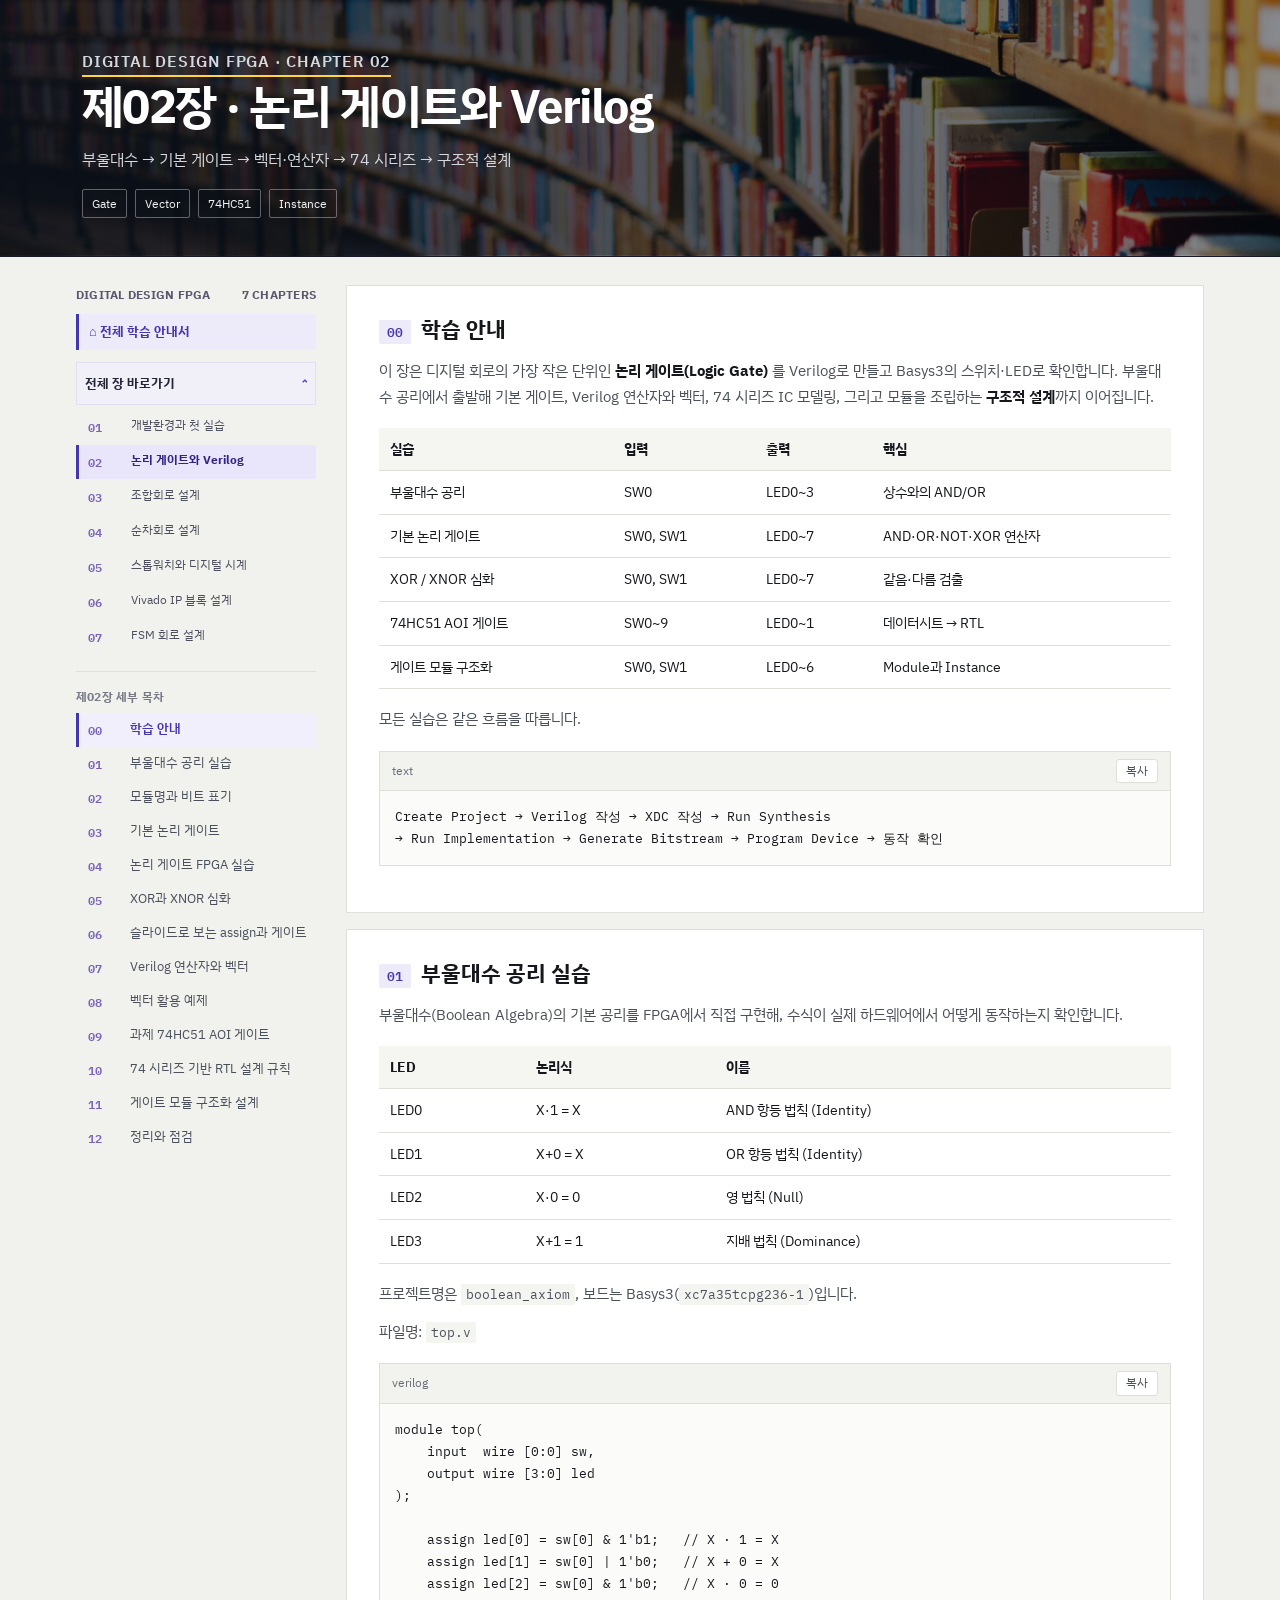
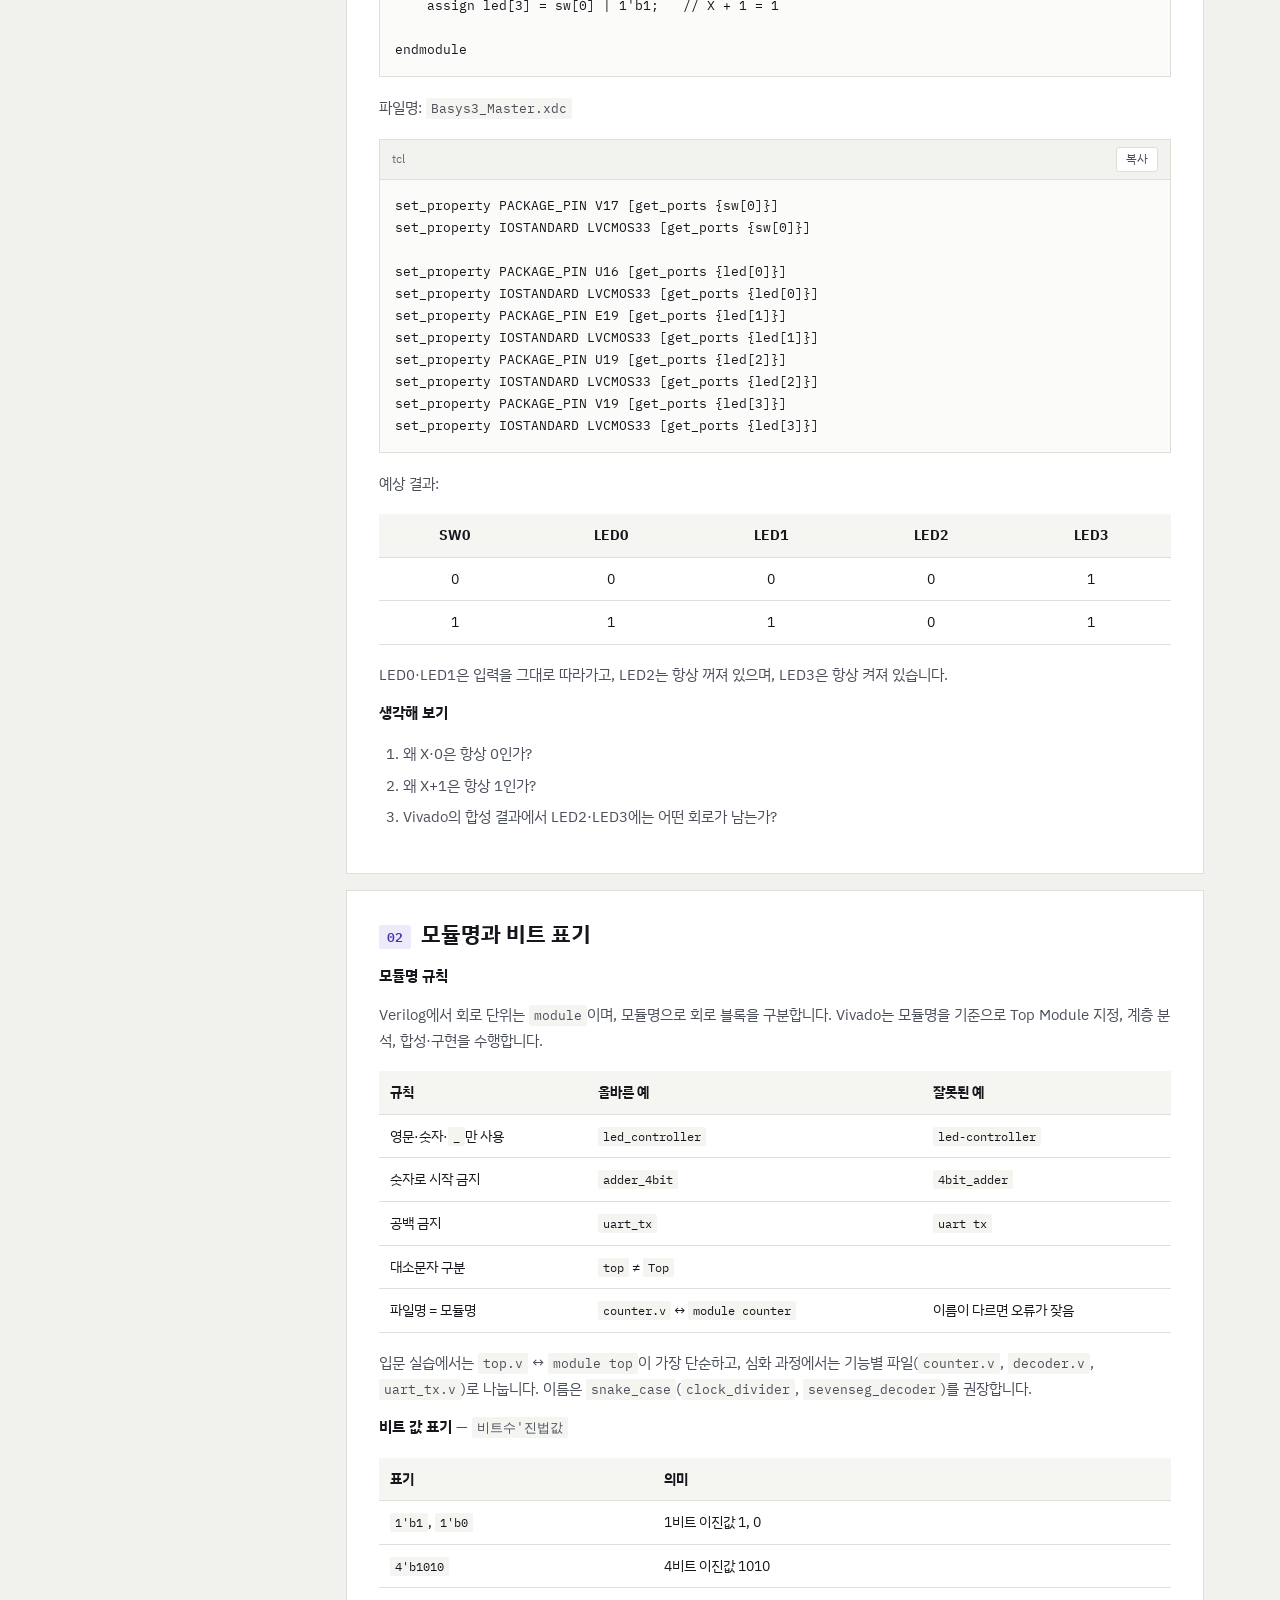
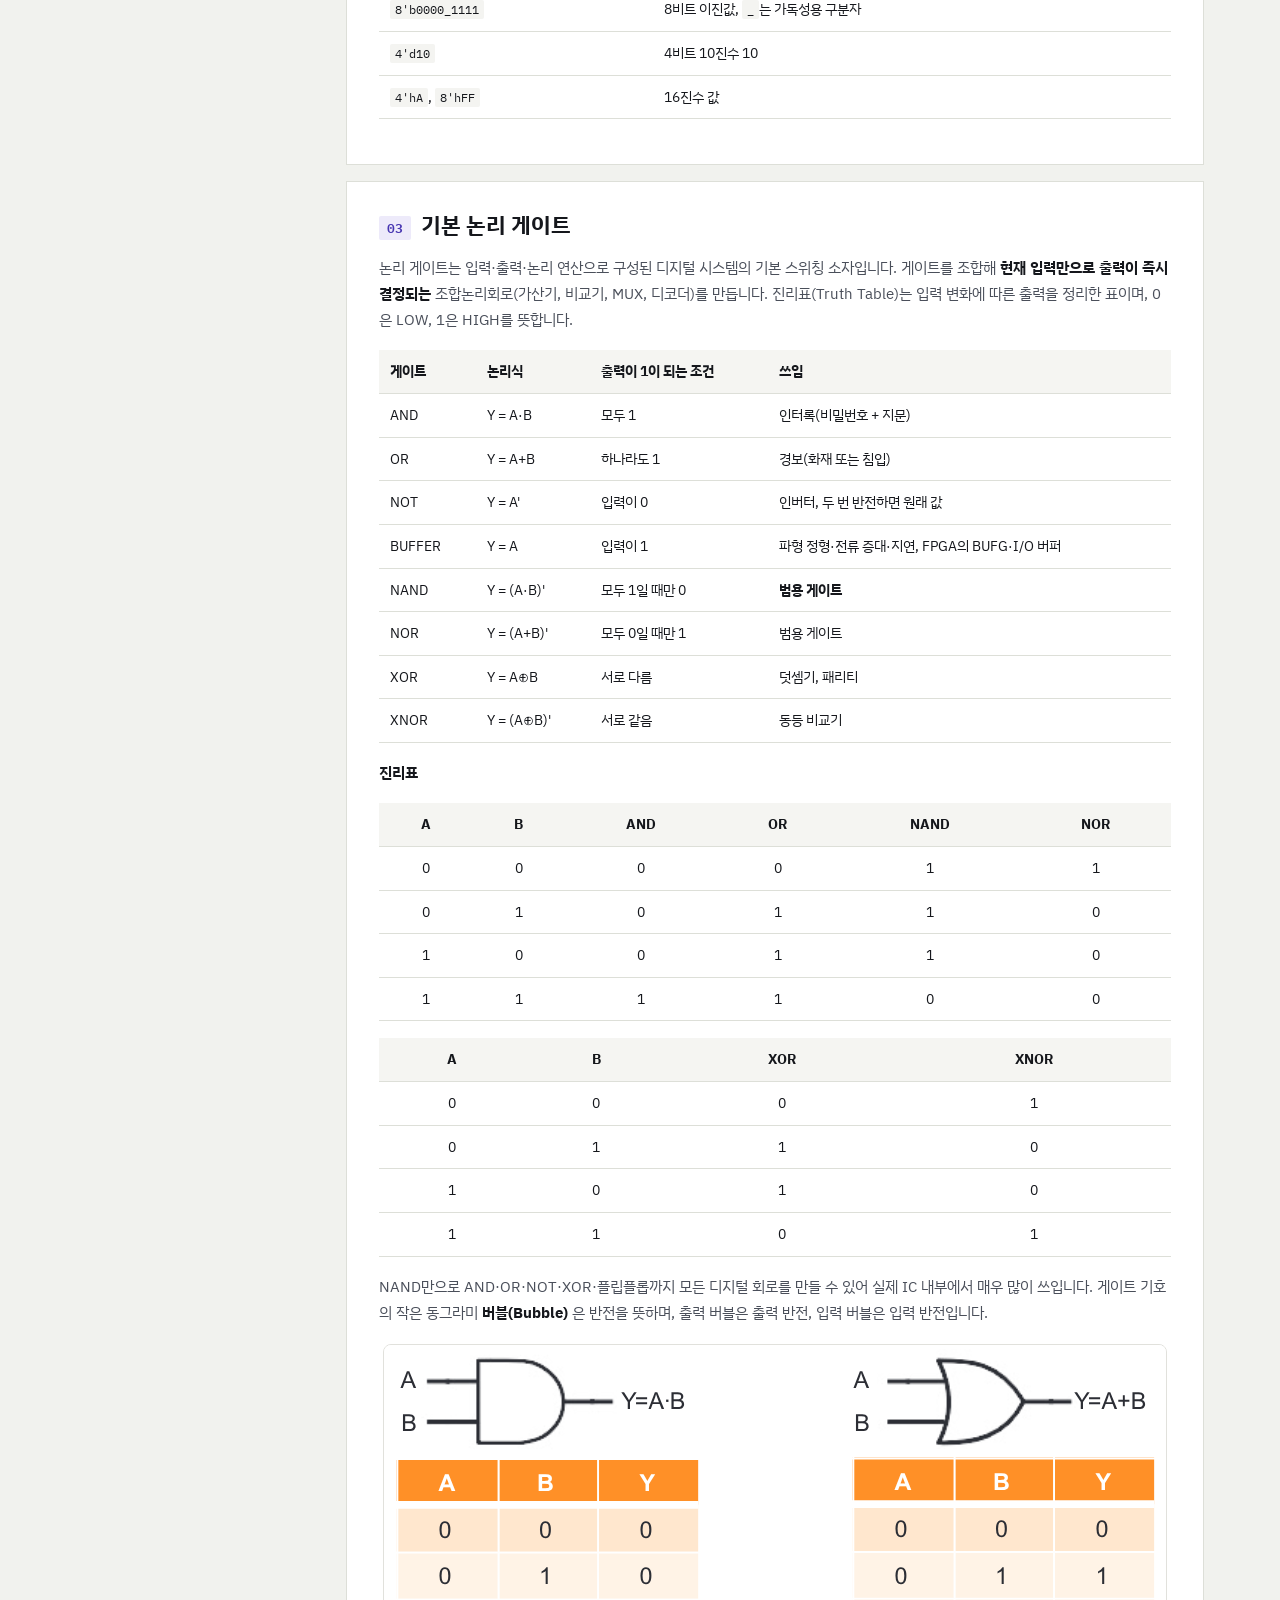
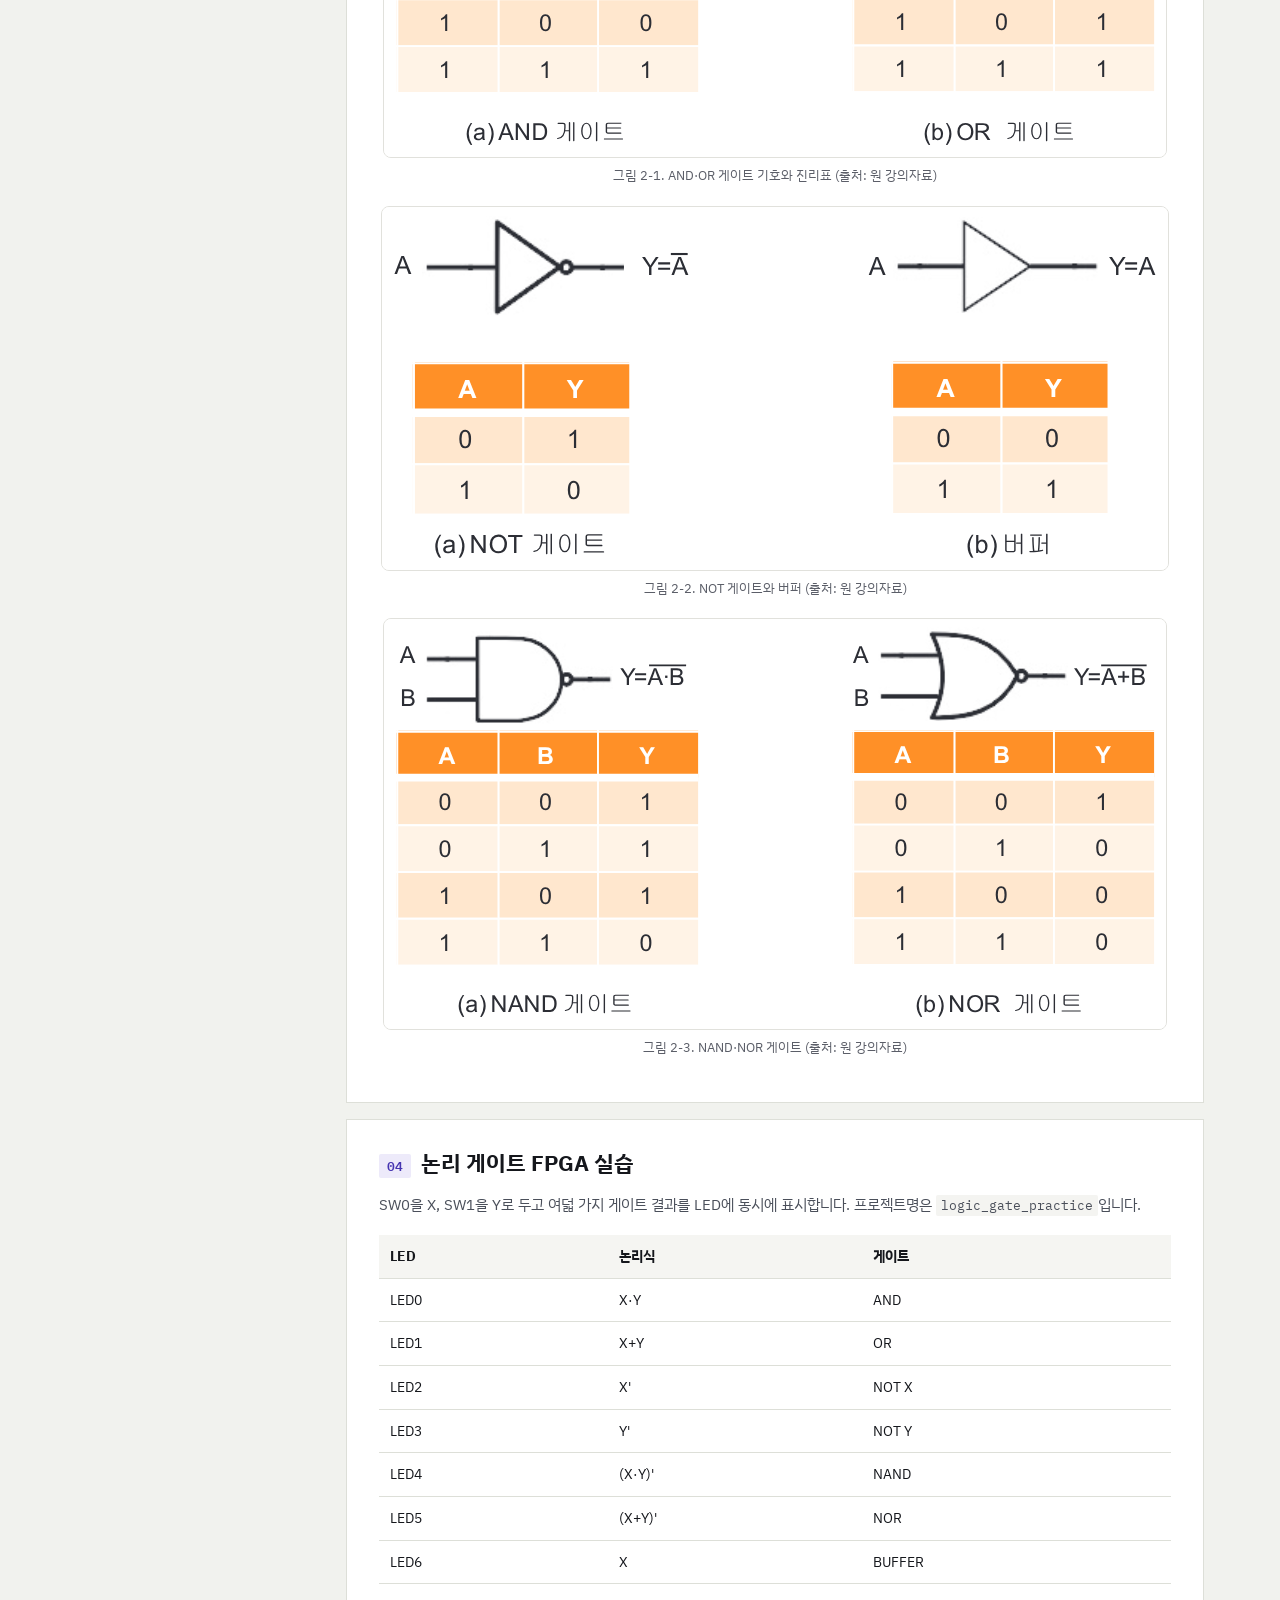
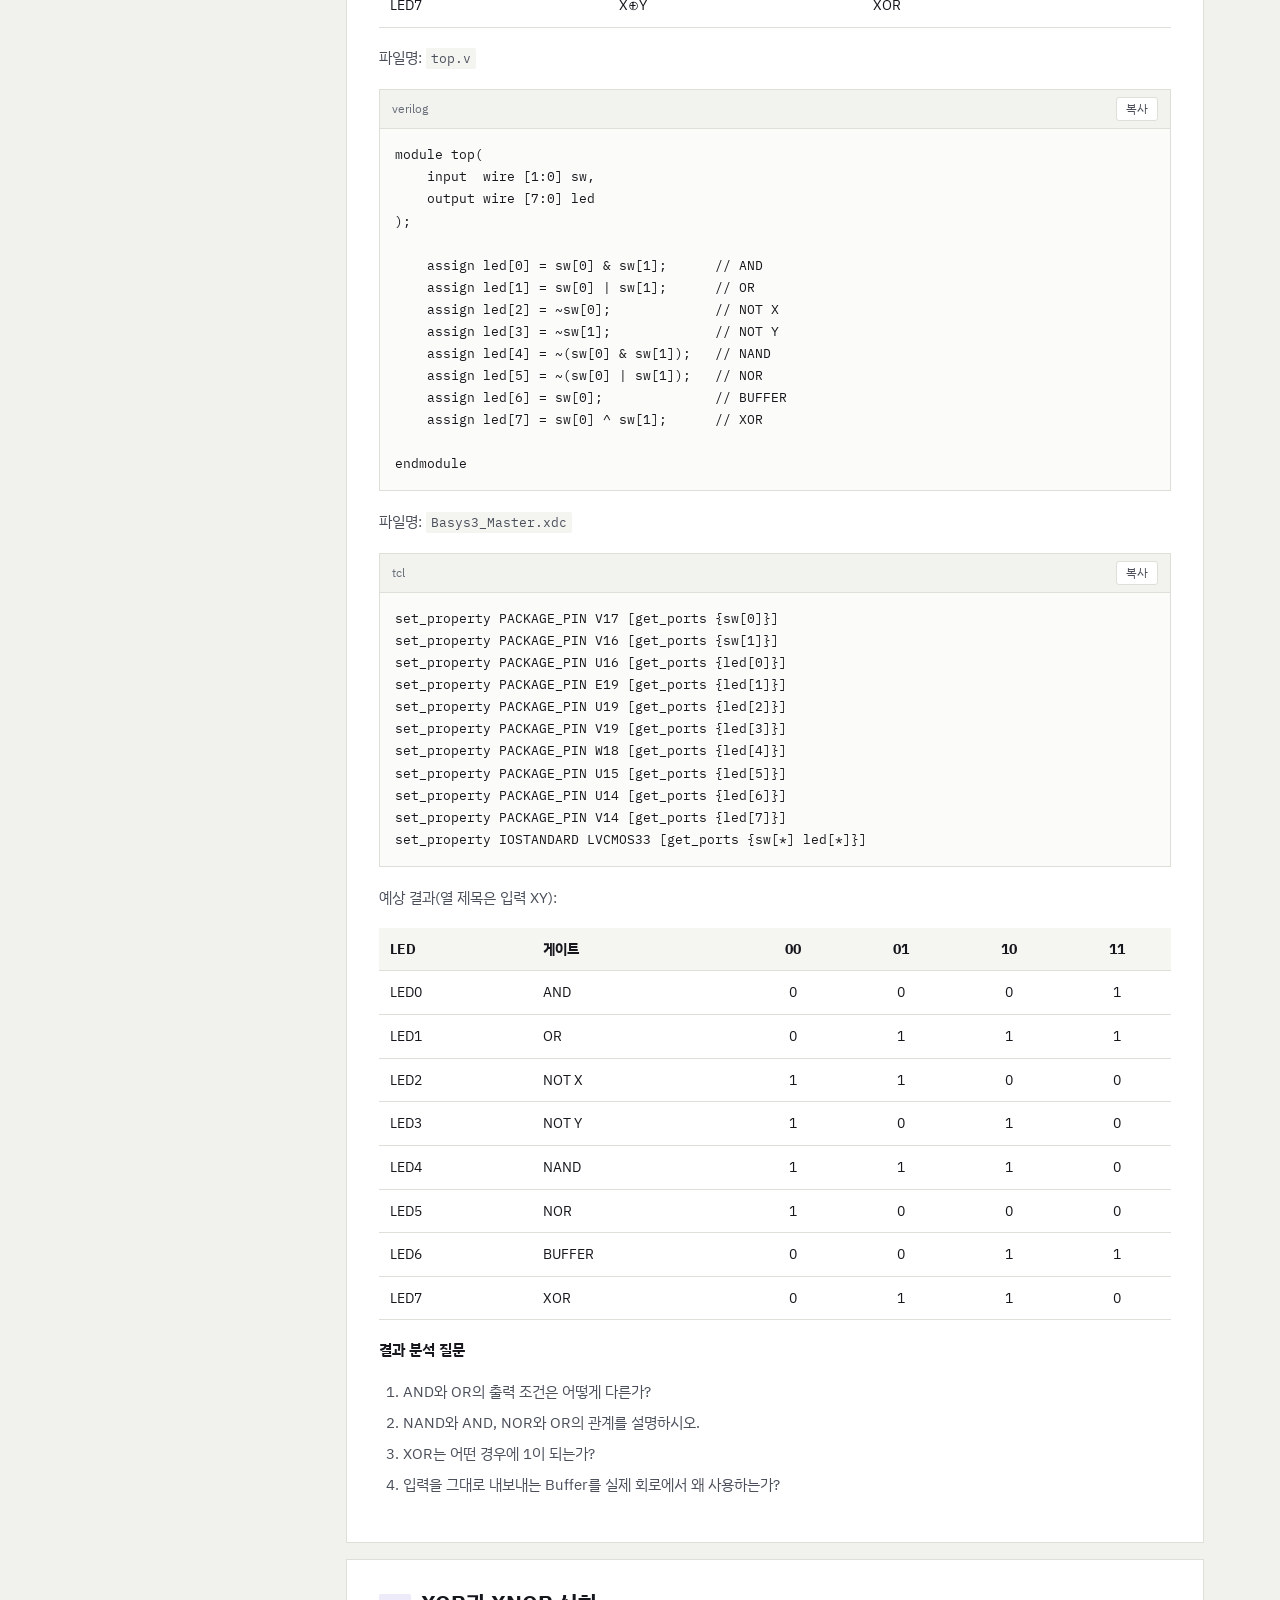
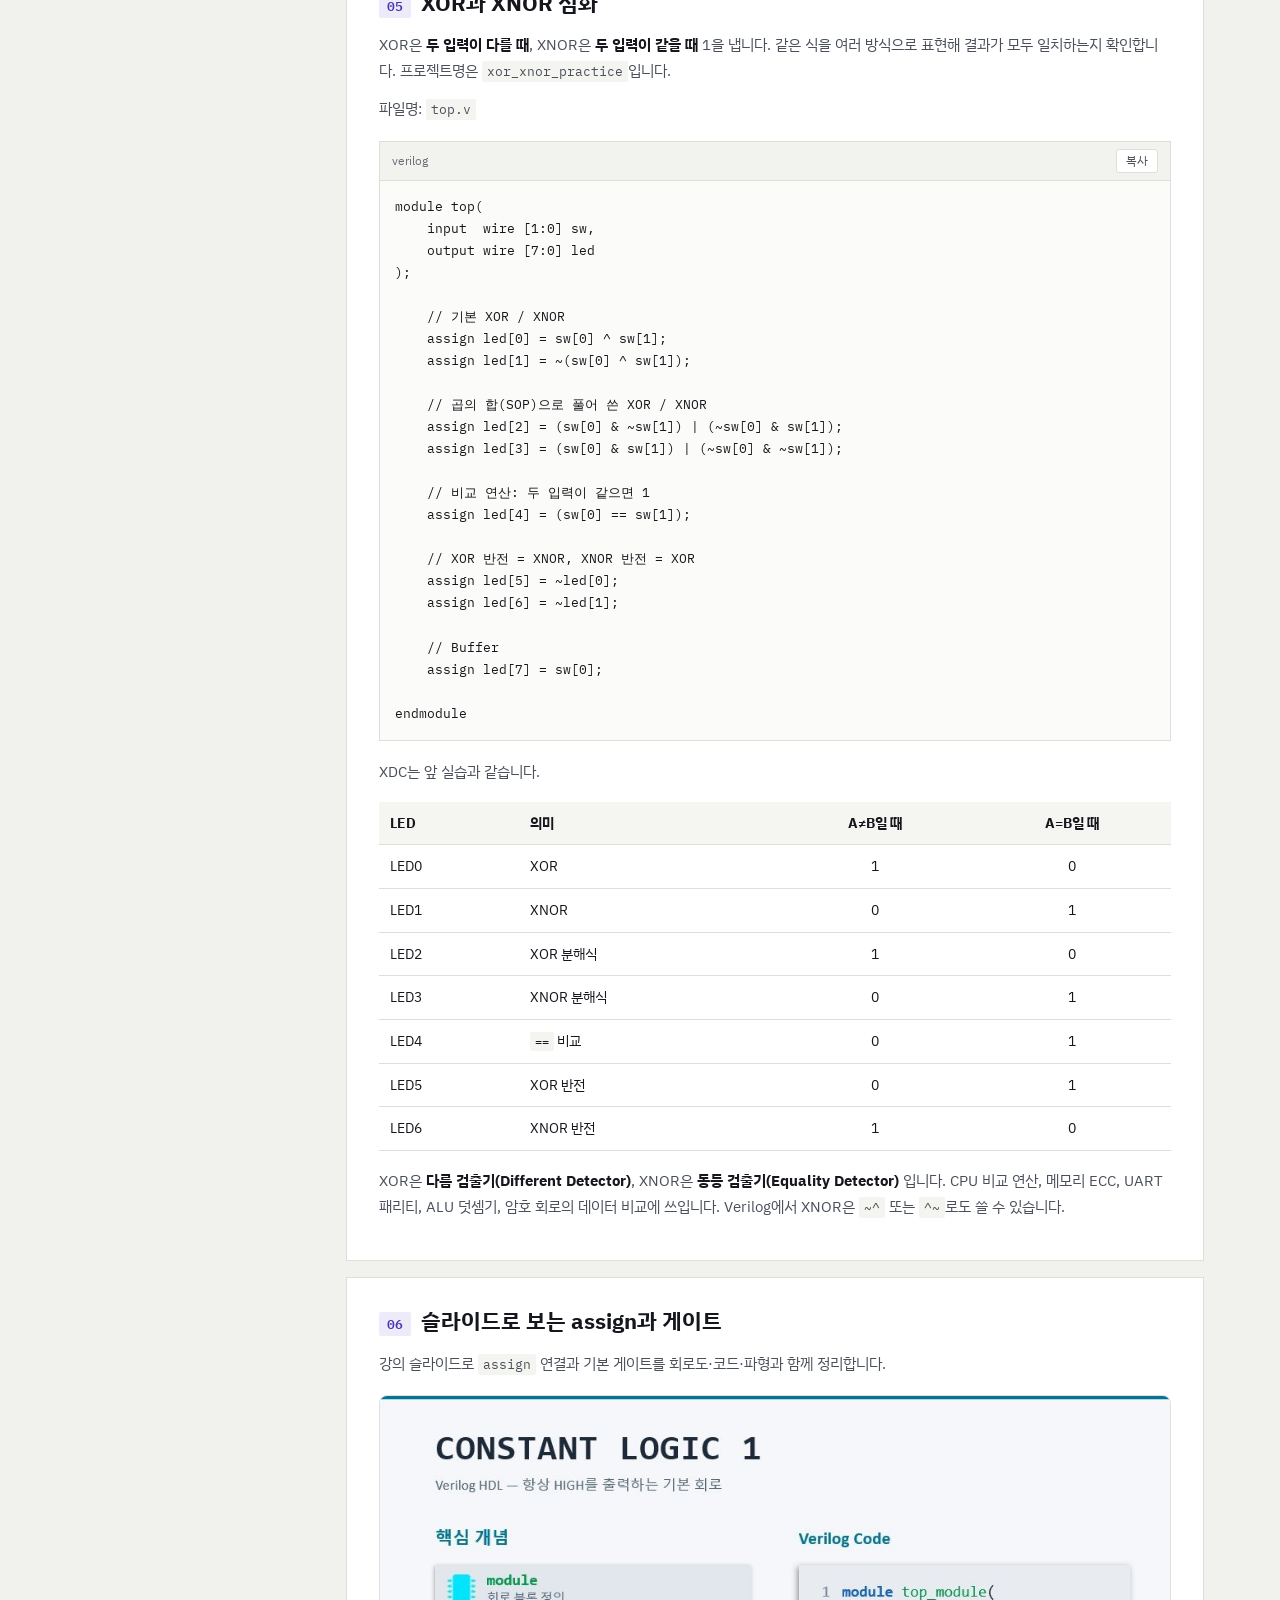
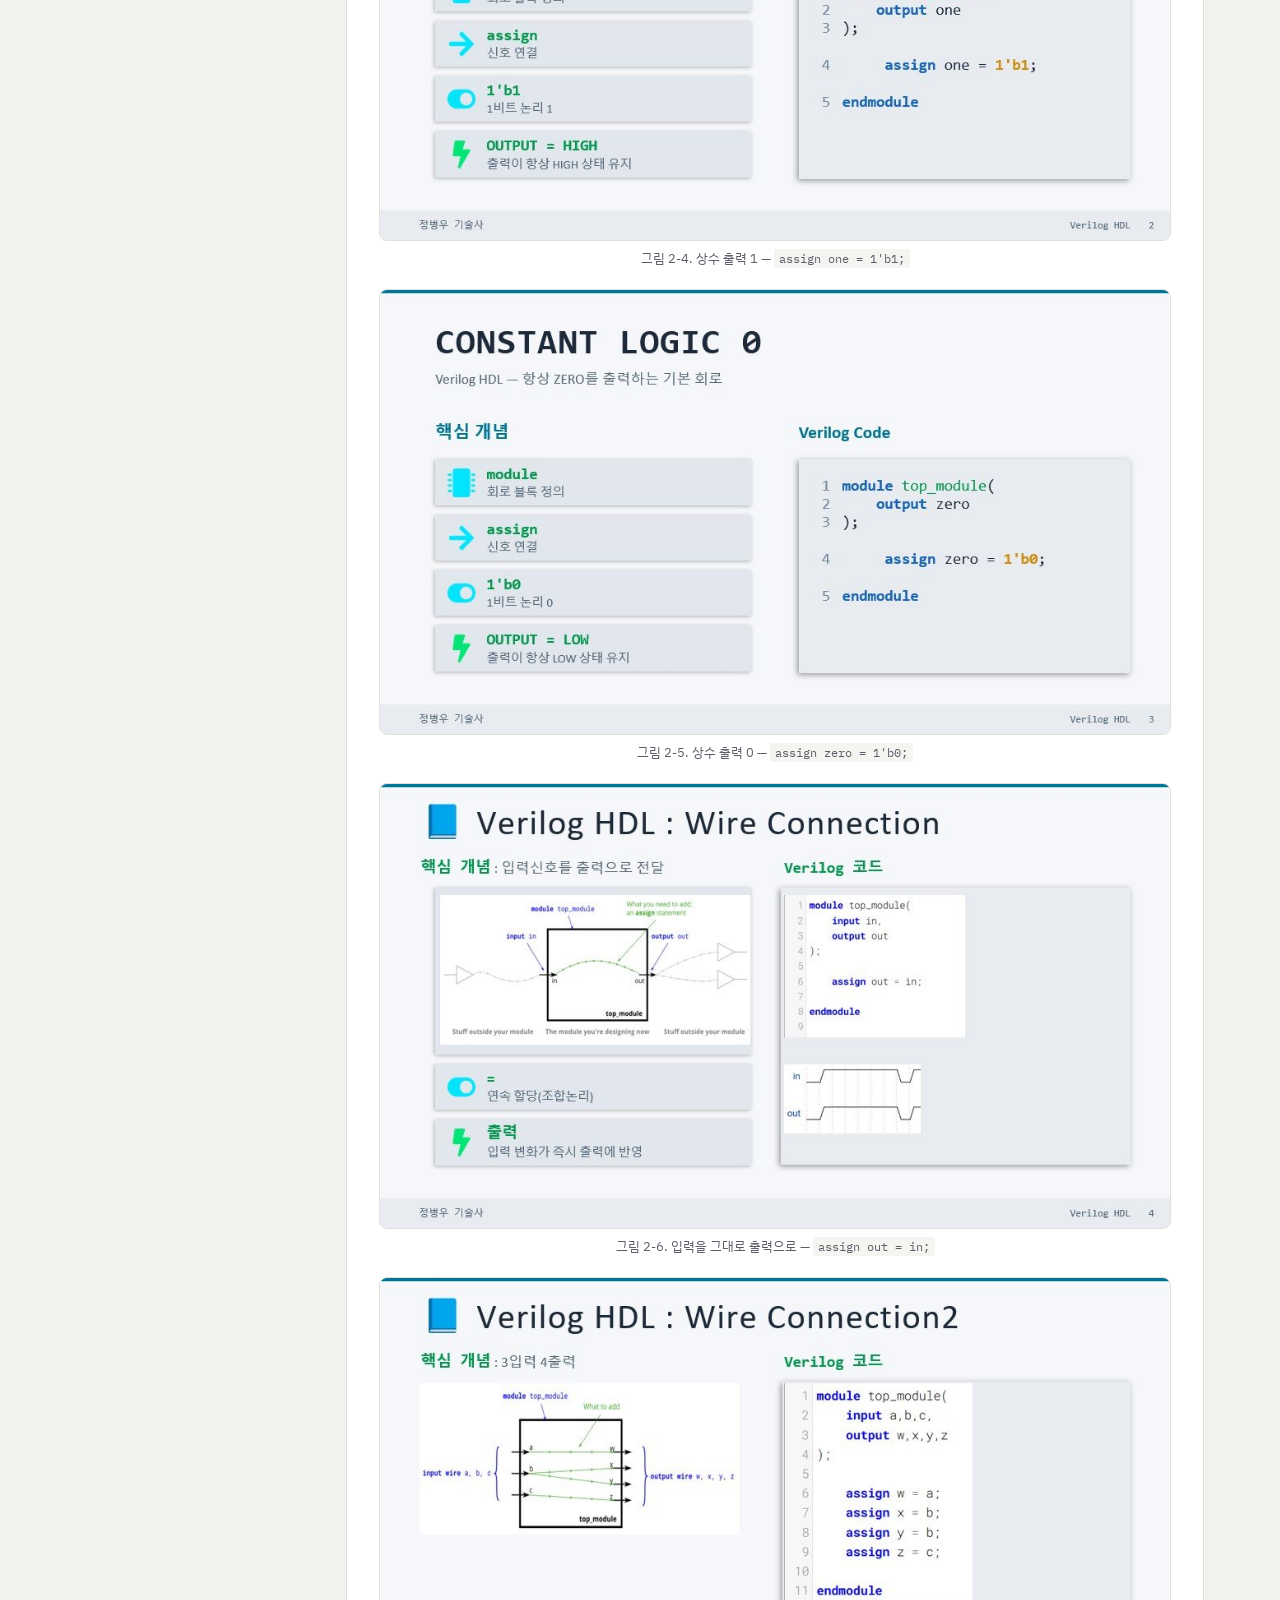
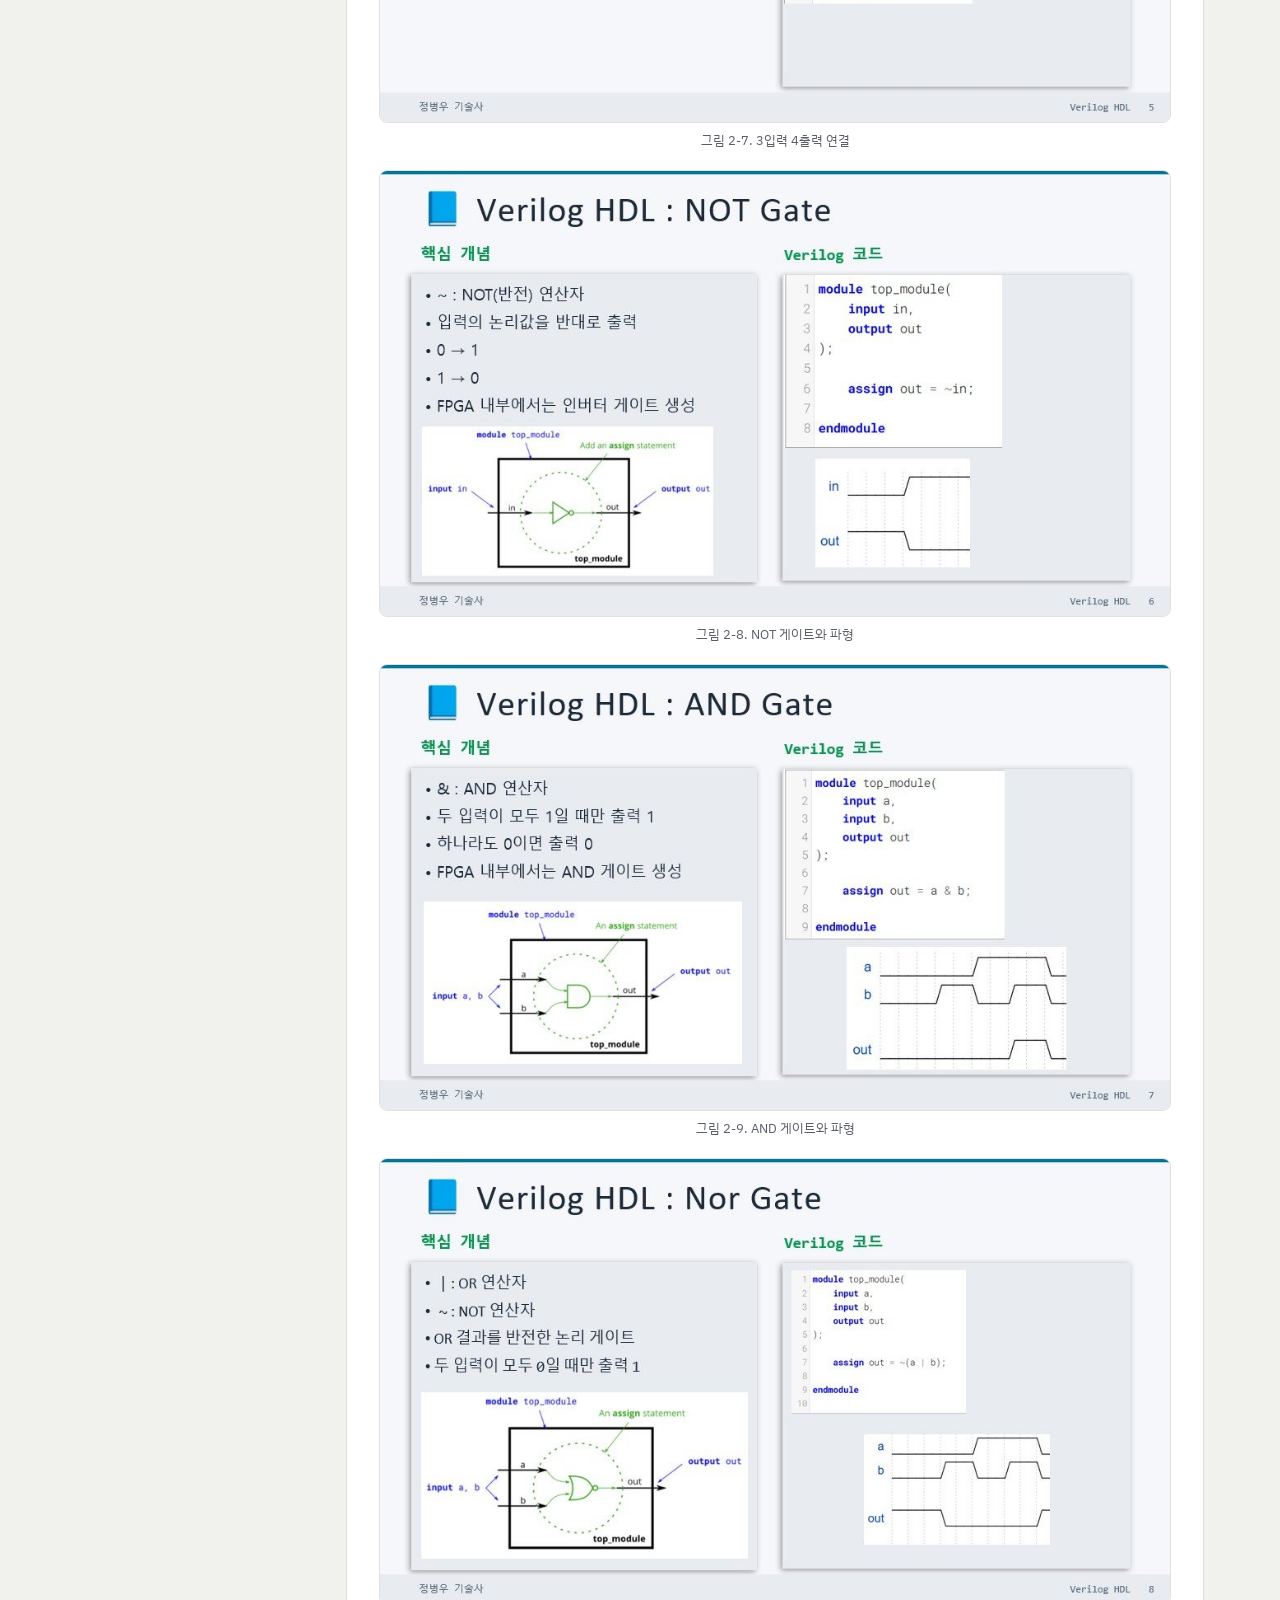
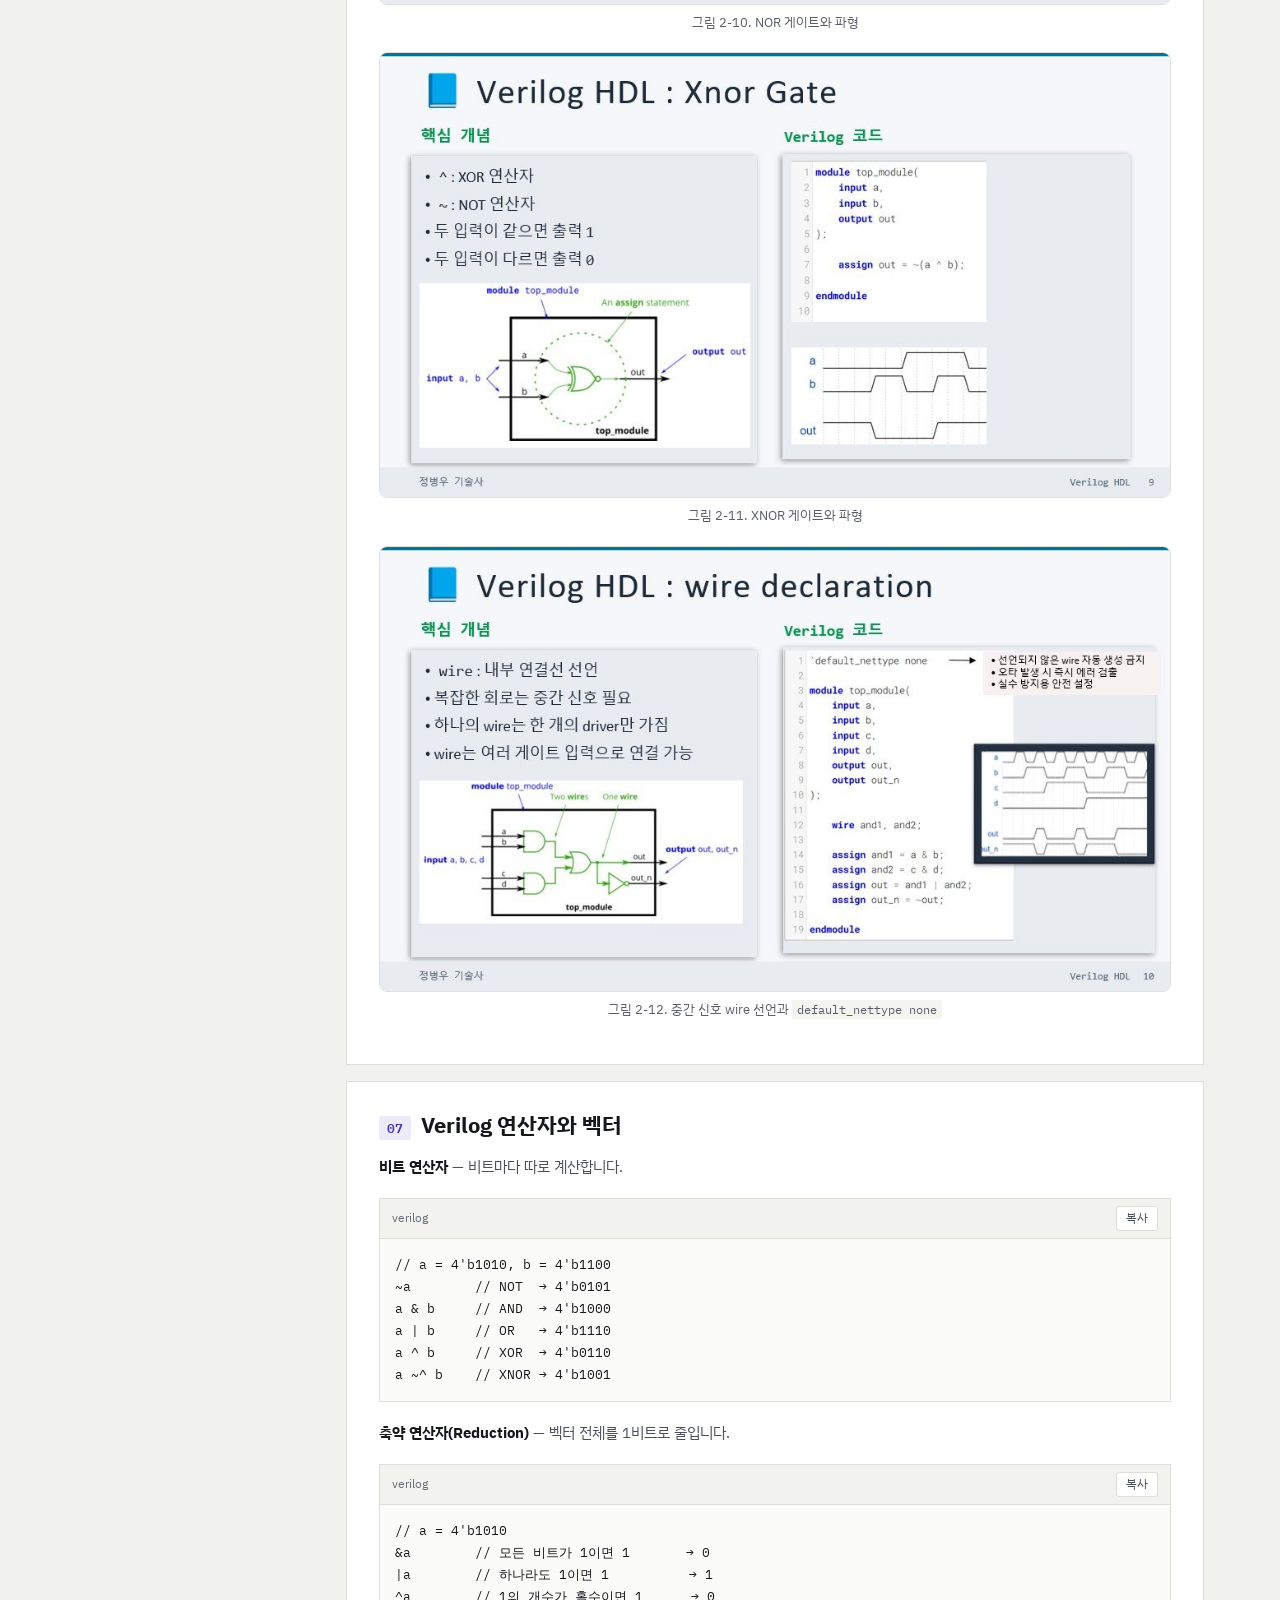
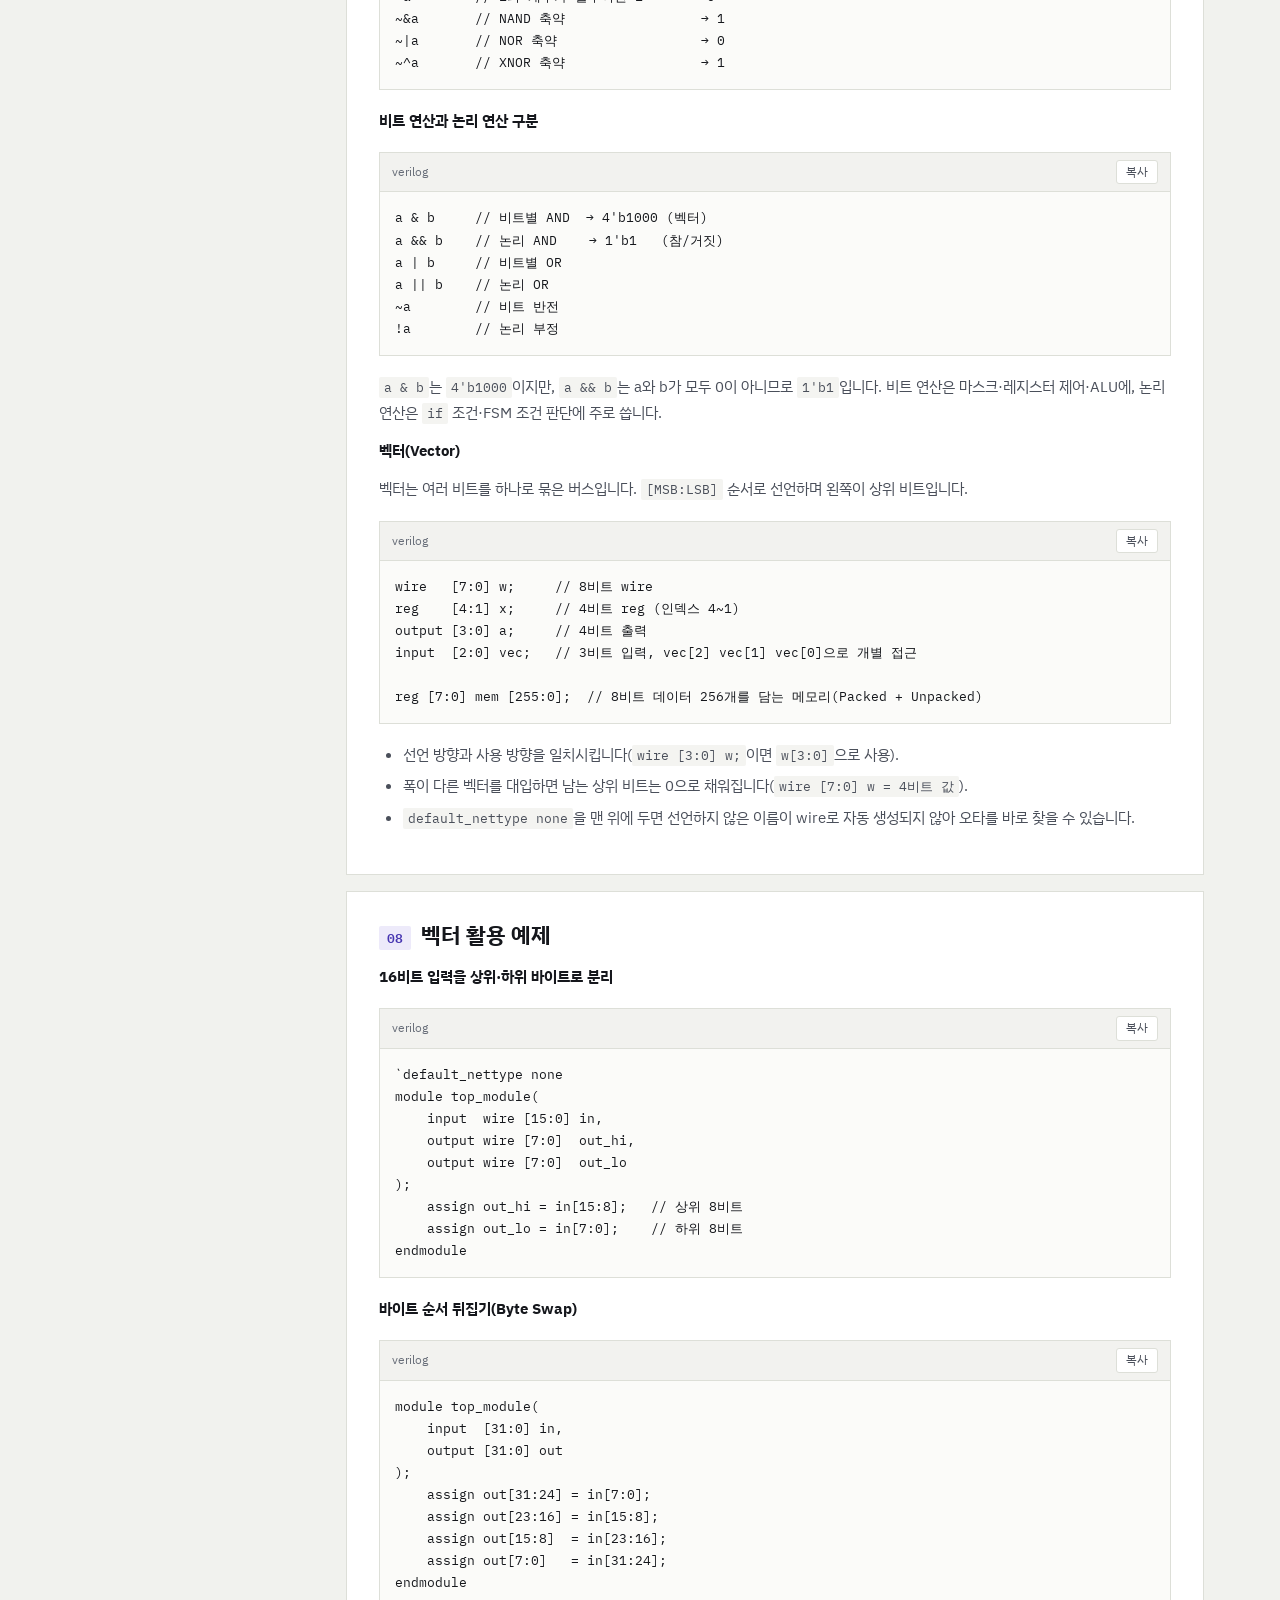
<file: ch02_logic_gates_v02.html>
<!doctype html>
<html lang="ko"><head><meta charset="utf-8"><meta name="viewport" content="width=device-width,initial-scale=1">
<meta name="description" content="부울대수 → 기본 게이트 → 벡터·연산자 → 74 시리즈 → 구조적 설계"><title>제02장 · 논리 게이트와 Verilog · Digital Design · FPGA · Verilog</title>
<link rel="preconnect" href="https://fonts.googleapis.com"><link rel="preconnect" href="https://fonts.gstatic.com" crossorigin>
<link href="https://fonts.googleapis.com/css2?family=IBM+Plex+Sans+KR:wght@300;400;500;600;700&family=IBM+Plex+Mono:wght@400;500;600&display=swap" rel="stylesheet">
<style>/*
 * 교육용 HTML 공통 스타일 — 유지보수용 원본 (STANDARD 10.3)
 * 기준: rule_md d1b8278d · web/education-html/STANDARD.md
 * 이관 원본(압축본)과 규칙·선언이 같음을 확인함: 정리 전후 PostCSS 규칙 315항목 일치.
 * 장별 추가 스타일은 tools/guide/build_guides.py 의 <style>에서 관리한다.
 */

/* 1. 색상·폭 변수 — STANDARD 2절 (#F1F2EE 바탕 · #4635B1 강조 · 본문 최대 1180px) */
:root {
  --paper: #f1f2ee;
  --card: #fff;
  --ink: #15171c;
  --ink-2: #4a4f5a;
  --ink-3: #676d78; /* 보조 글자: 바탕 #F1F2EE 대비 4.63:1 (WCAG AA 4.5:1, 이관 원본 #858b96은 3.0:1) */
  --line: #dddfd8;
  --accent: #4635b1;
  --soft: #edeafa;
  --yellow: #ffd24a;
  --maxw: 1180px;
}

/* 2. 기본 요소 — 글꼴(IBM Plex Sans KR/Mono)·링크·키보드 초점 표시(노란 외곽선) */
* {
  box-sizing: border-box;
}
html {
  scroll-behavior: smooth;
}
body {
  margin: 0;
  background: var(--paper);
  color: var(--ink);
  font:
    400 15px/1.75 "IBM Plex Sans KR",
    -apple-system,
    BlinkMacSystemFont,
    sans-serif;
}
a {
  color: var(--accent);
}
a:focus-visible,
button:focus-visible,
pre:focus-visible,
.table-wrap:focus-visible,
.figure-wrap:focus-visible {
  outline: 3px solid var(--yellow);
  outline-offset: 3px;
}
button {
  font: inherit;
  cursor: pointer;
}
pre,
code {
  font-family: "IBM Plex Mono", monospace;
}
code {
  font-size: 0.86em;
  border-radius: 2px;
  background: #f4f4f1;
  padding: 2px 5px;
}
pre code {
  font-size: inherit;
  border: 0;
  padding: 0;
  background: transparent;
}

/* 3. 상단 배너 — 책장 사진(hero-bookshelf.jpg 1800×380) 위 어두운 그라데이션, 높이 160~220px */
.hero {
  position: relative;
  background: #15171c;
  color: white;
  overflow: hidden;
  border-bottom: 1px solid #181b25;
}
.hero:before {
  content: "";
  position: absolute;
  inset: 0;
  background-image:
    linear-gradient(
      90deg,
      rgba(12, 17, 27, 0.89),
      rgba(12, 17, 27, 0.69) 58%,
      rgba(12, 17, 27, 0.48)
    ),
    url('[data-uri]');
  background-size: cover;
  background-position: center;
}
.hero-inner {
  position: relative;
  max-width: var(--maxw);
  margin: auto;
  padding: 36px 32px 38px;
}
.kicker {
  display: inline-block;
  margin: 0 0 8px;
  color: var(--yellow);
  font-size: 0.86rem;
  font-weight: 600;
  border-bottom: 2px solid var(--yellow);
  letter-spacing: 0.05em;
}
.hero h1 {
  margin: 0;
  font-size: clamp(1.85rem, 3.7vw, 3rem);
  line-height: 1.2;
  letter-spacing: -0.035em;
}
.hero p {
  color: #d6d9df;
  max-width: 780px;
  font-size: 0.98rem;
  margin: 12px 0 0;
}
.hero strong {
  color: var(--yellow);
}
.chips {
  display: flex;
  gap: 8px;
  flex-wrap: wrap;
  margin-top: 15px;
}
.chip {
  border: 1px solid rgba(255, 255, 255, 0.35);
  color: #f3f3f3;
  font-size: 0.75rem;
  padding: 3px 9px;
  border-radius: 2px;
}

/* 4. 2단 배치와 좌측 탐색 — 장 목록·현재 페이지 목차 (site.js가 내용을 채움) */
.wrap {
  max-width: var(--maxw);
  margin: 0 auto;
  display: grid;
  grid-template-columns: 240px minmax(0, 1fr);
  gap: 30px;
  padding: 0 26px 80px;
  align-items: start;
}
.toc {
  position: sticky;
  top: 0;
  overflow-y: auto;
  max-height: 100vh;
  padding: 28px 0;
}
/* 4.1 좌측 탐색 구성 (STANDARD 4.1, 기준 ai-agent-engineering)
   과정 머리글 → 전체 학습 안내서 → 접이식 전체 장 바로가기 → 현재 쪽 세부 목차 */
.toc ul,
.toc ol {
  padding: 0;
  margin: 0;
  list-style: none;
}
.toc a {
  display: block;
  text-decoration: none;
  color: var(--ink-2);
  font-size: 0.8rem;
  border-left: 3px solid transparent;
  padding: 7px 9px;
  line-height: 1.4;
}
.toc a:hover {
  color: var(--accent);
  background: #efedf9;
}
.course-nav-header {
  display: flex;
  justify-content: space-between;
  align-items: center;
  gap: 8px;
  margin: 0 0 9px;
  font-size: 0.74rem;
  font-weight: 700;
  color: #59566d;
  letter-spacing: 0.02em;
}
.course-nav-header span:last-child {
  white-space: nowrap;
}
.toc .course-nav-home {
  color: var(--accent);
  background: var(--soft);
  border-left-color: var(--accent);
  padding: 9px 10px;
  margin-bottom: 12px;
  font-weight: 700;
}
.course-chapters {
  margin: 0 0 15px;
  border-bottom: 1px solid var(--line);
  padding-bottom: 12px;
}
.course-chapters summary {
  cursor: pointer;
  list-style: none;
  display: flex;
  justify-content: space-between;
  align-items: center;
  padding: 9px 8px;
  font-size: 0.8rem;
  font-weight: 700;
  color: #242535;
  background: #f1f0f9;
  border: 1px solid #e2dff0;
}
.course-chapters summary::-webkit-details-marker {
  display: none;
}
.course-chapters summary::after {
  content: "⌄";
  color: var(--accent);
}
.course-chapters[open] summary::after {
  content: "⌃";
}
.course-ch-links {
  display: flex;
  flex-direction: column;
  gap: 1px;
  padding: 5px 0;
}
.toc .course-ch-link {
  display: flex;
  align-items: flex-start;
  gap: 9px;
  font-size: 0.77rem;
  line-height: 1.35;
  padding: 7px 9px;
  color: #4c4d5d;
}
.toc .course-ch-link[aria-current="page"] {
  background: #e9e5fa;
  color: #322384;
  font-weight: 700;
  border-left-color: var(--accent);
}
.course-ch-num,
.toc .n {
  font: 600 0.74rem "IBM Plex Mono", monospace;
  color: #7962bd;
  min-width: 34px;
  flex: none;
}
.course-toc-heading {
  font-size: 0.73rem;
  font-weight: 700;
  color: #777985;
  letter-spacing: 0.02em;
  margin: 9px 0 6px;
}
.toc .toc-sections a {
  display: flex;
  align-items: flex-start;
  gap: 8px;
  font-size: 0.79rem;
}
.toc .toc-sections a.active {
  color: var(--accent);
  background: #f1effb;
  border-left-color: var(--accent);
  font-weight: 600;
}

/* 5. 본문 절 — 절 번호(.num)·표·목록 */
.content {
  min-width: 0;
  padding-top: 28px;
}
.section {
  background: var(--card);
  border: 1px solid var(--line);
  padding: 28px 32px;
  margin: 0 0 16px;
  scroll-margin-top: 20px;
}
.section h2 {
  font-size: 1.35rem;
  margin: 0 0 13px;
  line-height: 1.45;
}
.section h3 {
  font-size: 1.07rem;
  margin: 24px 0 9px;
}
.section p {
  color: var(--ink-2);
  margin: 12px 0;
}
.section ul,
.section ol {
  padding-left: 24px;
  color: var(--ink-2);
}
.section li {
  margin: 5px 0;
}
.section strong {
  color: var(--ink);
}
.section .num {
  display: inline-block;
  margin-right: 10px;
  padding: 1px 8px;
  border-radius: 2px;
  background: var(--soft);
  color: var(--accent);
  font:
    600 0.8rem "IBM Plex Mono",
    monospace;
}
.section table {
  border-collapse: collapse;
  width: 100%;
  margin: 17px 0;
  font-size: 0.88rem;
}
.section th,
.section td {
  padding: 9px 11px;
  text-align: left;
  border-bottom: 1px solid var(--line);
}
.section th {
  background: #f5f5f2;
}

/* 6. 코드 박스 — 제목 줄(파일·언어·상태) + 복사 버튼(site.js) + 소스 */
.codeblock {
  position: relative;
  border: 1px solid var(--line);
  margin: 18px 0;
  background: #fbfbf9;
}
.codebar {
  background: #f2f2ef;
  border-bottom: 1px solid var(--line);
  padding: 7px 12px;
  display: flex;
  align-items: center;
  justify-content: space-between;
  color: var(--ink-3);
  font-size: 0.73rem;
}
.codebar button {
  border: 1px solid var(--line);
  background: white;
  border-radius: 3px;
  color: var(--ink-2);
  padding: 1px 9px;
}
.codeblock pre {
  margin: 0;
  padding: 15px;
  overflow: auto;
  line-height: 1.7;
  font-size: 0.81rem;
}

/* 7. 안내 상자·단계 흐름·장 카드 (INDEX) */
.note {
  margin: 17px 0;
  background: var(--soft);
  border-left: 3px solid var(--accent);
  padding: 13px 16px;
  color: #332c70;
}
.flow {
  display: grid;
  gap: 8px;
  margin: 18px 0;
}
.flow .step {
  background: #f6f6f3;
  border: 1px solid var(--line);
  border-left: 3px solid var(--accent);
  padding: 11px 14px;
}
.flow .down {
  text-align: center;
  color: var(--accent);
}
.chapter-grid {
  display: grid;
  grid-template-columns: repeat(2, minmax(0, 1fr));
  gap: 12px;
  margin: 18px 0;
}
.chapter-card {
  border: 1px solid var(--line);
  padding: 16px;
  background: #fbfbf9;
  text-decoration: none;
  color: var(--ink);
}
.chapter-card:hover {
  border-color: var(--accent);
  background: var(--soft);
}
.chapter-card b {
  display: block;
  font-size: 1rem;
}
.chapter-card span {
  display: block;
  font-size: 0.79rem;
  color: var(--ink-3);
}

/* 8. 이전/다음 장 링크·모바일 메뉴 버튼·덮개·바닥글 */
.chapter-links {
  display: flex;
  gap: 10px;
  justify-content: space-between;
  flex-wrap: wrap;
  margin: 16px 0 35px;
}
.chapter-links a {
  display: inline-block;
  border: 1px solid var(--line);
  background: #fff;
  text-decoration: none;
  padding: 9px 15px;
}
.mobile-menu {
  display: none;
  position: fixed;
  top: 12px;
  left: 12px;
  z-index: 1002;
  background: #191a23;
  border: 1px solid #555;
  color: white;
  padding: 7px 13px;
  border-radius: 4px;
}
.shade {
  display: none;
}
.footer {
  max-width: var(--maxw);
  margin: auto;
  padding: 0 26px 45px;
  font-size: 0.77rem;
  color: var(--ink-3);
}

/* 9. 모바일 (860px 이하) — 좌측 탐색을 서랍 메뉴로 전환 */
@media (max-width: 860px) {
  .mobile-menu {
    display: block;
  }
  .wrap {
    display: block;
    padding: 0 16px 48px;
  }
  .toc {
    position: fixed;
    z-index: 1001;
    top: 0;
    left: 0;
    bottom: 0;
    width: min(84vw, 300px);
    max-height: none;
    background: #fff;
    padding: 66px 18px 22px;
    transform: translateX(-105%);
    transition: transform 0.2s;
    box-shadow: 3px 0 20px #0003;
  }
  .toc.open {
    transform: translateX(0);
  }
  .shade.open {
    display: block;
    position: fixed;
    inset: 0;
    background: #0009;
    z-index: 1000;
  }
  .hero-inner {
    padding: 48px 22px 31px 76px;
  }
  .section {
    padding: 22px 18px;
  }
  .chapter-grid {
    grid-template-columns: 1fr;
  }
}

/* 10. 움직임 줄이기 설정 존중 — STANDARD 10.4 */
@media (prefers-reduced-motion: reduce) {
  html {
    scroll-behavior: auto;
  }
  .toc {
    transition: none;
  }
}

/* 11. 인쇄 — STANDARD 10.2: 핵심 내용과 코드가 잘리지 않게
 *  - 좌측 탐색·모바일 메뉴·이전/다음·복사 버튼 숨김, 본문 전체 폭
 *  - 배경 인쇄가 꺼져도 읽히도록 상단 배너를 흰 바탕·검은 글자로
 *  - 코드 박스 최대 높이·가로 스크롤 해제(줄바꿈), 표·도면 최소 폭 해제 */
@media print {
  .toc,
  .mobile-menu,
  .shade,
  .access-skip,
  .chapter-links,
  .codebar button {
    display: none !important;
  }
  body {
    background: #fff;
  }
  .hero {
    background: none;
    color: var(--ink);
    border-bottom: 2px solid var(--ink);
  }
  .hero:before {
    display: none;
  }
  .hero p,
  .hero .kicker {
    color: var(--ink-2);
  }
  .wrap {
    display: block;
    max-width: none;
    padding: 0;
  }
  .content {
    padding-top: 12px;
  }
  .section {
    border: 0;
    padding: 12px 0;
  }
  .section h2,
  .section h3 {
    break-after: avoid;
  }
  .codeblock pre {
    max-height: none !important;
    overflow: visible !important;
    white-space: pre-wrap !important;
    overflow-wrap: anywhere;
  }
  .table-wrap,
  .figure-wrap {
    overflow: visible !important;
  }
  .table-wrap > table,
  .figure-wrap svg {
    min-width: 0 !important;
  }
  svg {
    max-width: 100%;
    height: auto;
  }
}

/* 저장소별 추가: 본문 그림·캡션 (digital_design_fpga_verilog) */
.section img {
  display: block;
  max-width: 100%;
  height: auto;
  margin: 18px auto 6px;
  border: 1px solid #e1e1dc;
  border-radius: 8px;
  background: #ffffff;
  max-height: 640px;
  width: auto;
  object-fit: contain;
}
.section p > img + em,
.section p > em.caption {
  display: block;
  margin: 0 auto 14px;
  text-align: center;
  font-size: 0.84rem;
  font-style: normal;
  color: #5b5e68;
}
</style></head><body data-chapter="ch02">
<button type="button" class="mobile-menu" id="mobile-menu" aria-controls="course-nav" aria-expanded="false">☰ 장·목차</button><div class="shade" id="shade"></div>
<header class="hero"><div class="hero-inner"><p class="kicker">DIGITAL DESIGN FPGA · CHAPTER 02</p><h1>제02장 · 논리 게이트와 Verilog</h1><p>부울대수 → 기본 게이트 → 벡터·연산자 → 74 시리즈 → 구조적 설계</p><div class="chips"><span class="chip">Gate</span><span class="chip">Vector</span><span class="chip">74HC51</span><span class="chip">Instance</span></div></div></header>
<div class="wrap"><nav class="toc" id="course-nav" aria-label="장과 절 탐색"></nav><main class="content" id="main-content"><section class="section" id="s00"><h2><span class="num">00</span>학습 안내</h2><p>이 장은 디지털 회로의 가장 작은 단위인 <strong>논리 게이트(Logic Gate)</strong> 를 Verilog로 만들고 Basys3의 스위치·LED로 확인합니다. 부울대수 공리에서 출발해 기본 게이트, Verilog 연산자와 벡터, 74 시리즈 IC 모델링, 그리고 모듈을 조립하는 <strong>구조적 설계</strong>까지 이어집니다.</p>
<table>
<thead>
<tr>
  <th>실습</th>
  <th>입력</th>
  <th>출력</th>
  <th>핵심</th>
</tr>
</thead>
<tbody>
<tr>
  <td>부울대수 공리</td>
  <td>SW0</td>
  <td>LED0~3</td>
  <td>상수와의 AND/OR</td>
</tr>
<tr>
  <td>기본 논리 게이트</td>
  <td>SW0, SW1</td>
  <td>LED0~7</td>
  <td>AND·OR·NOT·XOR 연산자</td>
</tr>
<tr>
  <td>XOR / XNOR 심화</td>
  <td>SW0, SW1</td>
  <td>LED0~7</td>
  <td>같음·다름 검출</td>
</tr>
<tr>
  <td>74HC51 AOI 게이트</td>
  <td>SW0~9</td>
  <td>LED0~1</td>
  <td>데이터시트 → RTL</td>
</tr>
<tr>
  <td>게이트 모듈 구조화</td>
  <td>SW0, SW1</td>
  <td>LED0~6</td>
  <td>Module과 Instance</td>
</tr>
</tbody>
</table>
<p>모든 실습은 같은 흐름을 따릅니다.</p>
<div class="codeblock"><div class="codebar"><span>text</span></div><pre><code>Create Project → Verilog 작성 → XDC 작성 → Run Synthesis
→ Run Implementation → Generate Bitstream → Program Device → 동작 확인
</code></pre></div>
</section><section class="section" id="s01"><h2><span class="num">01</span>부울대수 공리 실습</h2><p>부울대수(Boolean Algebra)의 기본 공리를 FPGA에서 직접 구현해, 수식이 실제 하드웨어에서 어떻게 동작하는지 확인합니다.</p>
<table>
<thead>
<tr>
  <th>LED</th>
  <th>논리식</th>
  <th>이름</th>
</tr>
</thead>
<tbody>
<tr>
  <td>LED0</td>
  <td>X·1 = X</td>
  <td>AND 항등 법칙 (Identity)</td>
</tr>
<tr>
  <td>LED1</td>
  <td>X+0 = X</td>
  <td>OR 항등 법칙 (Identity)</td>
</tr>
<tr>
  <td>LED2</td>
  <td>X·0 = 0</td>
  <td>영 법칙 (Null)</td>
</tr>
<tr>
  <td>LED3</td>
  <td>X+1 = 1</td>
  <td>지배 법칙 (Dominance)</td>
</tr>
</tbody>
</table>
<p>프로젝트명은 <code>boolean_axiom</code>, 보드는 Basys3(<code>xc7a35tcpg236-1</code>)입니다.</p>
<p>파일명: <code>top.v</code></p>
<div class="codeblock"><div class="codebar"><span>verilog</span></div><pre><code>module top(
    input  wire [0:0] sw,
    output wire [3:0] led
);

    assign led[0] = sw[0] &amp; 1'b1;   // X · 1 = X
    assign led[1] = sw[0] | 1'b0;   // X + 0 = X
    assign led[2] = sw[0] &amp; 1'b0;   // X · 0 = 0
    assign led[3] = sw[0] | 1'b1;   // X + 1 = 1

endmodule
</code></pre></div>
<p>파일명: <code>Basys3_Master.xdc</code></p>
<div class="codeblock"><div class="codebar"><span>tcl</span></div><pre><code>set_property PACKAGE_PIN V17 [get_ports {sw[0]}]
set_property IOSTANDARD LVCMOS33 [get_ports {sw[0]}]

set_property PACKAGE_PIN U16 [get_ports {led[0]}]
set_property IOSTANDARD LVCMOS33 [get_ports {led[0]}]
set_property PACKAGE_PIN E19 [get_ports {led[1]}]
set_property IOSTANDARD LVCMOS33 [get_ports {led[1]}]
set_property PACKAGE_PIN U19 [get_ports {led[2]}]
set_property IOSTANDARD LVCMOS33 [get_ports {led[2]}]
set_property PACKAGE_PIN V19 [get_ports {led[3]}]
set_property IOSTANDARD LVCMOS33 [get_ports {led[3]}]
</code></pre></div>
<p>예상 결과:</p>
<table>
<thead>
<tr>
  <th style="text-align:center">SW0</th>
  <th style="text-align:center">LED0</th>
  <th style="text-align:center">LED1</th>
  <th style="text-align:center">LED2</th>
  <th style="text-align:center">LED3</th>
</tr>
</thead>
<tbody>
<tr>
  <td style="text-align:center">0</td>
  <td style="text-align:center">0</td>
  <td style="text-align:center">0</td>
  <td style="text-align:center">0</td>
  <td style="text-align:center">1</td>
</tr>
<tr>
  <td style="text-align:center">1</td>
  <td style="text-align:center">1</td>
  <td style="text-align:center">1</td>
  <td style="text-align:center">0</td>
  <td style="text-align:center">1</td>
</tr>
</tbody>
</table>
<p>LED0·LED1은 입력을 그대로 따라가고, LED2는 항상 꺼져 있으며, LED3은 항상 켜져 있습니다.</p>
<p><strong>생각해 보기</strong></p>
<ol>
<li>왜 X·0은 항상 0인가?</li>
<li>왜 X+1은 항상 1인가?</li>
<li>Vivado의 합성 결과에서 LED2·LED3에는 어떤 회로가 남는가?</li>
</ol>
</section><section class="section" id="s02"><h2><span class="num">02</span>모듈명과 비트 표기</h2><p><strong>모듈명 규칙</strong></p>
<p>Verilog에서 회로 단위는 <code>module</code>이며, 모듈명으로 회로 블록을 구분합니다. Vivado는 모듈명을 기준으로 Top Module 지정, 계층 분석, 합성·구현을 수행합니다.</p>
<table>
<thead>
<tr>
  <th>규칙</th>
  <th>올바른 예</th>
  <th>잘못된 예</th>
</tr>
</thead>
<tbody>
<tr>
  <td>영문·숫자·<code>_</code>만 사용</td>
  <td><code>led_controller</code></td>
  <td><code>led-controller</code></td>
</tr>
<tr>
  <td>숫자로 시작 금지</td>
  <td><code>adder_4bit</code></td>
  <td><code>4bit_adder</code></td>
</tr>
<tr>
  <td>공백 금지</td>
  <td><code>uart_tx</code></td>
  <td><code>uart tx</code></td>
</tr>
<tr>
  <td>대소문자 구분</td>
  <td><code>top</code> ≠ <code>Top</code></td>
  <td></td>
</tr>
<tr>
  <td>파일명 = 모듈명</td>
  <td><code>counter.v</code> ↔ <code>module counter</code></td>
  <td>이름이 다르면 오류가 잦음</td>
</tr>
</tbody>
</table>
<p>입문 실습에서는 <code>top.v</code> ↔ <code>module top</code>이 가장 단순하고, 심화 과정에서는 기능별 파일(<code>counter.v</code>, <code>decoder.v</code>, <code>uart_tx.v</code>)로 나눕니다. 이름은 <code>snake_case</code>(<code>clock_divider</code>, <code>sevenseg_decoder</code>)를 권장합니다.</p>
<p><strong>비트 값 표기</strong> — <code>비트수'진법값</code></p>
<table>
<thead>
<tr>
  <th>표기</th>
  <th>의미</th>
</tr>
</thead>
<tbody>
<tr>
  <td><code>1'b1</code>, <code>1'b0</code></td>
  <td>1비트 이진값 1, 0</td>
</tr>
<tr>
  <td><code>4'b1010</code></td>
  <td>4비트 이진값 1010</td>
</tr>
<tr>
  <td><code>8'b0000_1111</code></td>
  <td>8비트 이진값, <code>_</code>는 가독성용 구분자</td>
</tr>
<tr>
  <td><code>4'd10</code></td>
  <td>4비트 10진수 10</td>
</tr>
<tr>
  <td><code>4'hA</code>, <code>8'hFF</code></td>
  <td>16진수 값</td>
</tr>
</tbody>
</table>
</section><section class="section" id="s03"><h2><span class="num">03</span>기본 논리 게이트</h2><p>논리 게이트는 입력·출력·논리 연산으로 구성된 디지털 시스템의 기본 스위칭 소자입니다. 게이트를 조합해 <strong>현재 입력만으로 출력이 즉시 결정되는</strong> 조합논리회로(가산기, 비교기, MUX, 디코더)를 만듭니다. 진리표(Truth Table)는 입력 변화에 따른 출력을 정리한 표이며, 0은 LOW, 1은 HIGH를 뜻합니다.</p>
<table>
<thead>
<tr>
  <th>게이트</th>
  <th>논리식</th>
  <th>출력이 1이 되는 조건</th>
  <th>쓰임</th>
</tr>
</thead>
<tbody>
<tr>
  <td>AND</td>
  <td>Y = A·B</td>
  <td>모두 1</td>
  <td>인터록(비밀번호 + 지문)</td>
</tr>
<tr>
  <td>OR</td>
  <td>Y = A+B</td>
  <td>하나라도 1</td>
  <td>경보(화재 또는 침입)</td>
</tr>
<tr>
  <td>NOT</td>
  <td>Y = A'</td>
  <td>입력이 0</td>
  <td>인버터, 두 번 반전하면 원래 값</td>
</tr>
<tr>
  <td>BUFFER</td>
  <td>Y = A</td>
  <td>입력이 1</td>
  <td>파형 정형·전류 증대·지연, FPGA의 BUFG·I/O 버퍼</td>
</tr>
<tr>
  <td>NAND</td>
  <td>Y = (A·B)'</td>
  <td>모두 1일 때만 0</td>
  <td><strong>범용 게이트</strong></td>
</tr>
<tr>
  <td>NOR</td>
  <td>Y = (A+B)'</td>
  <td>모두 0일 때만 1</td>
  <td>범용 게이트</td>
</tr>
<tr>
  <td>XOR</td>
  <td>Y = A⊕B</td>
  <td>서로 다름</td>
  <td>덧셈기, 패리티</td>
</tr>
<tr>
  <td>XNOR</td>
  <td>Y = (A⊕B)'</td>
  <td>서로 같음</td>
  <td>동등 비교기</td>
</tr>
</tbody>
</table>
<p><strong>진리표</strong></p>
<table>
<thead>
<tr>
  <th style="text-align:center">A</th>
  <th style="text-align:center">B</th>
  <th style="text-align:center">AND</th>
  <th style="text-align:center">OR</th>
  <th style="text-align:center">NAND</th>
  <th style="text-align:center">NOR</th>
</tr>
</thead>
<tbody>
<tr>
  <td style="text-align:center">0</td>
  <td style="text-align:center">0</td>
  <td style="text-align:center">0</td>
  <td style="text-align:center">0</td>
  <td style="text-align:center">1</td>
  <td style="text-align:center">1</td>
</tr>
<tr>
  <td style="text-align:center">0</td>
  <td style="text-align:center">1</td>
  <td style="text-align:center">0</td>
  <td style="text-align:center">1</td>
  <td style="text-align:center">1</td>
  <td style="text-align:center">0</td>
</tr>
<tr>
  <td style="text-align:center">1</td>
  <td style="text-align:center">0</td>
  <td style="text-align:center">0</td>
  <td style="text-align:center">1</td>
  <td style="text-align:center">1</td>
  <td style="text-align:center">0</td>
</tr>
<tr>
  <td style="text-align:center">1</td>
  <td style="text-align:center">1</td>
  <td style="text-align:center">1</td>
  <td style="text-align:center">1</td>
  <td style="text-align:center">0</td>
  <td style="text-align:center">0</td>
</tr>
</tbody>
</table>
<table>
<thead>
<tr>
  <th style="text-align:center">A</th>
  <th style="text-align:center">B</th>
  <th style="text-align:center">XOR</th>
  <th style="text-align:center">XNOR</th>
</tr>
</thead>
<tbody>
<tr>
  <td style="text-align:center">0</td>
  <td style="text-align:center">0</td>
  <td style="text-align:center">0</td>
  <td style="text-align:center">1</td>
</tr>
<tr>
  <td style="text-align:center">0</td>
  <td style="text-align:center">1</td>
  <td style="text-align:center">1</td>
  <td style="text-align:center">0</td>
</tr>
<tr>
  <td style="text-align:center">1</td>
  <td style="text-align:center">0</td>
  <td style="text-align:center">1</td>
  <td style="text-align:center">0</td>
</tr>
<tr>
  <td style="text-align:center">1</td>
  <td style="text-align:center">1</td>
  <td style="text-align:center">0</td>
  <td style="text-align:center">1</td>
</tr>
</tbody>
</table>
<p>NAND만으로 AND·OR·NOT·XOR·플립플롭까지 모든 디지털 회로를 만들 수 있어 실제 IC 내부에서 매우 많이 쓰입니다. 게이트 기호의 작은 동그라미 <strong>버블(Bubble)</strong> 은 반전을 뜻하며, 출력 버블은 출력 반전, 입력 버블은 입력 반전입니다.</p>
<p><img src="images/ch02/gate_and_or.png" alt="AND OR 게이트 기호와 진리표" />
<em>그림 2-1. AND·OR 게이트 기호와 진리표 (출처: 원 강의자료)</em></p>
<p><img src="images/ch02/gate_not_buffer.png" alt="NOT 버퍼 기호와 진리표" />
<em>그림 2-2. NOT 게이트와 버퍼 (출처: 원 강의자료)</em></p>
<p><img src="images/ch02/gate_nand_nor.png" alt="NAND NOR 기호와 진리표" />
<em>그림 2-3. NAND·NOR 게이트 (출처: 원 강의자료)</em></p>
</section><section class="section" id="s04"><h2><span class="num">04</span>논리 게이트 FPGA 실습</h2><p>SW0을 X, SW1을 Y로 두고 여덟 가지 게이트 결과를 LED에 동시에 표시합니다. 프로젝트명은 <code>logic_gate_practice</code>입니다.</p>
<table>
<thead>
<tr>
  <th>LED</th>
  <th>논리식</th>
  <th>게이트</th>
</tr>
</thead>
<tbody>
<tr>
  <td>LED0</td>
  <td>X·Y</td>
  <td>AND</td>
</tr>
<tr>
  <td>LED1</td>
  <td>X+Y</td>
  <td>OR</td>
</tr>
<tr>
  <td>LED2</td>
  <td>X'</td>
  <td>NOT X</td>
</tr>
<tr>
  <td>LED3</td>
  <td>Y'</td>
  <td>NOT Y</td>
</tr>
<tr>
  <td>LED4</td>
  <td>(X·Y)'</td>
  <td>NAND</td>
</tr>
<tr>
  <td>LED5</td>
  <td>(X+Y)'</td>
  <td>NOR</td>
</tr>
<tr>
  <td>LED6</td>
  <td>X</td>
  <td>BUFFER</td>
</tr>
<tr>
  <td>LED7</td>
  <td>X⊕Y</td>
  <td>XOR</td>
</tr>
</tbody>
</table>
<p>파일명: <code>top.v</code></p>
<div class="codeblock"><div class="codebar"><span>verilog</span></div><pre><code>module top(
    input  wire [1:0] sw,
    output wire [7:0] led
);

    assign led[0] = sw[0] &amp; sw[1];      // AND
    assign led[1] = sw[0] | sw[1];      // OR
    assign led[2] = ~sw[0];             // NOT X
    assign led[3] = ~sw[1];             // NOT Y
    assign led[4] = ~(sw[0] &amp; sw[1]);   // NAND
    assign led[5] = ~(sw[0] | sw[1]);   // NOR
    assign led[6] = sw[0];              // BUFFER
    assign led[7] = sw[0] ^ sw[1];      // XOR

endmodule
</code></pre></div>
<p>파일명: <code>Basys3_Master.xdc</code></p>
<div class="codeblock"><div class="codebar"><span>tcl</span></div><pre><code>set_property PACKAGE_PIN V17 [get_ports {sw[0]}]
set_property PACKAGE_PIN V16 [get_ports {sw[1]}]
set_property PACKAGE_PIN U16 [get_ports {led[0]}]
set_property PACKAGE_PIN E19 [get_ports {led[1]}]
set_property PACKAGE_PIN U19 [get_ports {led[2]}]
set_property PACKAGE_PIN V19 [get_ports {led[3]}]
set_property PACKAGE_PIN W18 [get_ports {led[4]}]
set_property PACKAGE_PIN U15 [get_ports {led[5]}]
set_property PACKAGE_PIN U14 [get_ports {led[6]}]
set_property PACKAGE_PIN V14 [get_ports {led[7]}]
set_property IOSTANDARD LVCMOS33 [get_ports {sw[*] led[*]}]
</code></pre></div>
<p>예상 결과(열 제목은 입력 XY):</p>
<table>
<thead>
<tr>
  <th>LED</th>
  <th>게이트</th>
  <th style="text-align:center">00</th>
  <th style="text-align:center">01</th>
  <th style="text-align:center">10</th>
  <th style="text-align:center">11</th>
</tr>
</thead>
<tbody>
<tr>
  <td>LED0</td>
  <td>AND</td>
  <td style="text-align:center">0</td>
  <td style="text-align:center">0</td>
  <td style="text-align:center">0</td>
  <td style="text-align:center">1</td>
</tr>
<tr>
  <td>LED1</td>
  <td>OR</td>
  <td style="text-align:center">0</td>
  <td style="text-align:center">1</td>
  <td style="text-align:center">1</td>
  <td style="text-align:center">1</td>
</tr>
<tr>
  <td>LED2</td>
  <td>NOT X</td>
  <td style="text-align:center">1</td>
  <td style="text-align:center">1</td>
  <td style="text-align:center">0</td>
  <td style="text-align:center">0</td>
</tr>
<tr>
  <td>LED3</td>
  <td>NOT Y</td>
  <td style="text-align:center">1</td>
  <td style="text-align:center">0</td>
  <td style="text-align:center">1</td>
  <td style="text-align:center">0</td>
</tr>
<tr>
  <td>LED4</td>
  <td>NAND</td>
  <td style="text-align:center">1</td>
  <td style="text-align:center">1</td>
  <td style="text-align:center">1</td>
  <td style="text-align:center">0</td>
</tr>
<tr>
  <td>LED5</td>
  <td>NOR</td>
  <td style="text-align:center">1</td>
  <td style="text-align:center">0</td>
  <td style="text-align:center">0</td>
  <td style="text-align:center">0</td>
</tr>
<tr>
  <td>LED6</td>
  <td>BUFFER</td>
  <td style="text-align:center">0</td>
  <td style="text-align:center">0</td>
  <td style="text-align:center">1</td>
  <td style="text-align:center">1</td>
</tr>
<tr>
  <td>LED7</td>
  <td>XOR</td>
  <td style="text-align:center">0</td>
  <td style="text-align:center">1</td>
  <td style="text-align:center">1</td>
  <td style="text-align:center">0</td>
</tr>
</tbody>
</table>
<p><strong>결과 분석 질문</strong></p>
<ol>
<li>AND와 OR의 출력 조건은 어떻게 다른가?</li>
<li>NAND와 AND, NOR와 OR의 관계를 설명하시오.</li>
<li>XOR는 어떤 경우에 1이 되는가?</li>
<li>입력을 그대로 내보내는 Buffer를 실제 회로에서 왜 사용하는가?</li>
</ol>
</section><section class="section" id="s05"><h2><span class="num">05</span>XOR과 XNOR 심화</h2><p>XOR은 <strong>두 입력이 다를 때</strong>, XNOR은 <strong>두 입력이 같을 때</strong> 1을 냅니다. 같은 식을 여러 방식으로 표현해 결과가 모두 일치하는지 확인합니다. 프로젝트명은 <code>xor_xnor_practice</code>입니다.</p>
<p>파일명: <code>top.v</code></p>
<div class="codeblock"><div class="codebar"><span>verilog</span></div><pre><code>module top(
    input  wire [1:0] sw,
    output wire [7:0] led
);

    // 기본 XOR / XNOR
    assign led[0] = sw[0] ^ sw[1];
    assign led[1] = ~(sw[0] ^ sw[1]);

    // 곱의 합(SOP)으로 풀어 쓴 XOR / XNOR
    assign led[2] = (sw[0] &amp; ~sw[1]) | (~sw[0] &amp; sw[1]);
    assign led[3] = (sw[0] &amp; sw[1]) | (~sw[0] &amp; ~sw[1]);

    // 비교 연산: 두 입력이 같으면 1
    assign led[4] = (sw[0] == sw[1]);

    // XOR 반전 = XNOR, XNOR 반전 = XOR
    assign led[5] = ~led[0];
    assign led[6] = ~led[1];

    // Buffer
    assign led[7] = sw[0];

endmodule
</code></pre></div>
<p>XDC는 앞 실습과 같습니다.</p>
<table>
<thead>
<tr>
  <th>LED</th>
  <th>의미</th>
  <th style="text-align:center">A≠B일 때</th>
  <th style="text-align:center">A=B일 때</th>
</tr>
</thead>
<tbody>
<tr>
  <td>LED0</td>
  <td>XOR</td>
  <td style="text-align:center">1</td>
  <td style="text-align:center">0</td>
</tr>
<tr>
  <td>LED1</td>
  <td>XNOR</td>
  <td style="text-align:center">0</td>
  <td style="text-align:center">1</td>
</tr>
<tr>
  <td>LED2</td>
  <td>XOR 분해식</td>
  <td style="text-align:center">1</td>
  <td style="text-align:center">0</td>
</tr>
<tr>
  <td>LED3</td>
  <td>XNOR 분해식</td>
  <td style="text-align:center">0</td>
  <td style="text-align:center">1</td>
</tr>
<tr>
  <td>LED4</td>
  <td><code>==</code> 비교</td>
  <td style="text-align:center">0</td>
  <td style="text-align:center">1</td>
</tr>
<tr>
  <td>LED5</td>
  <td>XOR 반전</td>
  <td style="text-align:center">0</td>
  <td style="text-align:center">1</td>
</tr>
<tr>
  <td>LED6</td>
  <td>XNOR 반전</td>
  <td style="text-align:center">1</td>
  <td style="text-align:center">0</td>
</tr>
</tbody>
</table>
<p>XOR은 <strong>다름 검출기(Different Detector)</strong>, XNOR은 <strong>동등 검출기(Equality Detector)</strong> 입니다. CPU 비교 연산, 메모리 ECC, UART 패리티, ALU 덧셈기, 암호 회로의 데이터 비교에 쓰입니다. Verilog에서 XNOR은 <code>~^</code> 또는 <code>^~</code>로도 쓸 수 있습니다.</p>
</section><section class="section" id="s06"><h2><span class="num">06</span>슬라이드로 보는 assign과 게이트</h2><p>강의 슬라이드로 <code>assign</code> 연결과 기본 게이트를 회로도·코드·파형과 함께 정리합니다.</p>
<p><img src="images/ch02/slide_02_constant_logic_1.jpg" alt="항상 1을 출력하는 모듈 슬라이드" />
<em>그림 2-4. 상수 출력 1 — <code>assign one = 1'b1;</code></em></p>
<p><img src="images/ch02/slide_03_constant_logic_0.jpg" alt="항상 0을 출력하는 모듈 슬라이드" />
<em>그림 2-5. 상수 출력 0 — <code>assign zero = 1'b0;</code></em></p>
<p><img src="images/ch02/slide_04_wire_connection.jpg" alt="입력을 출력으로 연결하는 wire 슬라이드" />
<em>그림 2-6. 입력을 그대로 출력으로 — <code>assign out = in;</code></em></p>
<p><img src="images/ch02/slide_05_wire_connection2.jpg" alt="3입력 4출력 연결 슬라이드" />
<em>그림 2-7. 3입력 4출력 연결</em></p>
<p><img src="images/ch02/slide_06_not_gate.jpg" alt="NOT 게이트 슬라이드" />
<em>그림 2-8. NOT 게이트와 파형</em></p>
<p><img src="images/ch02/slide_07_and_gate.jpg" alt="AND 게이트 슬라이드" />
<em>그림 2-9. AND 게이트와 파형</em></p>
<p><img src="images/ch02/slide_08_nor_gate.jpg" alt="NOR 게이트 슬라이드" />
<em>그림 2-10. NOR 게이트와 파형</em></p>
<p><img src="images/ch02/slide_09_xnor_gate.jpg" alt="XNOR 게이트 슬라이드" />
<em>그림 2-11. XNOR 게이트와 파형</em></p>
<p><img src="images/ch02/slide_10_wire_declaration.jpg" alt="중간 wire 선언 슬라이드" />
<em>그림 2-12. 중간 신호 wire 선언과 <code>default_nettype none</code></em></p>
</section><section class="section" id="s07"><h2><span class="num">07</span>Verilog 연산자와 벡터</h2><p><strong>비트 연산자</strong> — 비트마다 따로 계산합니다.</p>
<div class="codeblock"><div class="codebar"><span>verilog</span></div><pre><code>// a = 4'b1010, b = 4'b1100
~a        // NOT  → 4'b0101
a &amp; b     // AND  → 4'b1000
a | b     // OR   → 4'b1110
a ^ b     // XOR  → 4'b0110
a ~^ b    // XNOR → 4'b1001
</code></pre></div>
<p><strong>축약 연산자(Reduction)</strong> — 벡터 전체를 1비트로 줄입니다.</p>
<div class="codeblock"><div class="codebar"><span>verilog</span></div><pre><code>// a = 4'b1010
&amp;a        // 모든 비트가 1이면 1       → 0
|a        // 하나라도 1이면 1          → 1
^a        // 1의 개수가 홀수이면 1      → 0
~&amp;a       // NAND 축약                 → 1
~|a       // NOR 축약                  → 0
~^a       // XNOR 축약                 → 1
</code></pre></div>
<p><strong>비트 연산과 논리 연산 구분</strong></p>
<div class="codeblock"><div class="codebar"><span>verilog</span></div><pre><code>a &amp; b     // 비트별 AND  → 4'b1000 (벡터)
a &amp;&amp; b    // 논리 AND    → 1'b1   (참/거짓)
a | b     // 비트별 OR
a || b    // 논리 OR
~a        // 비트 반전
!a        // 논리 부정
</code></pre></div>
<p><code>a &amp; b</code>는 <code>4'b1000</code>이지만, <code>a &amp;&amp; b</code>는 a와 b가 모두 0이 아니므로 <code>1'b1</code>입니다. 비트 연산은 마스크·레지스터 제어·ALU에, 논리 연산은 <code>if</code> 조건·FSM 조건 판단에 주로 씁니다.</p>
<p><strong>벡터(Vector)</strong></p>
<p>벡터는 여러 비트를 하나로 묶은 버스입니다. <code>[MSB:LSB]</code> 순서로 선언하며 왼쪽이 상위 비트입니다.</p>
<div class="codeblock"><div class="codebar"><span>verilog</span></div><pre><code>wire   [7:0] w;     // 8비트 wire
reg    [4:1] x;     // 4비트 reg (인덱스 4~1)
output [3:0] a;     // 4비트 출력
input  [2:0] vec;   // 3비트 입력, vec[2] vec[1] vec[0]으로 개별 접근

reg [7:0] mem [255:0];  // 8비트 데이터 256개를 담는 메모리(Packed + Unpacked)
</code></pre></div>
<ul>
<li>선언 방향과 사용 방향을 일치시킵니다(<code>wire [3:0] w;</code>이면 <code>w[3:0]</code>으로 사용).</li>
<li>폭이 다른 벡터를 대입하면 남는 상위 비트는 0으로 채워집니다(<code>wire [7:0] w = 4비트 값</code>).</li>
<li><code>default_nettype none</code>을 맨 위에 두면 선언하지 않은 이름이 wire로 자동 생성되지 않아 오타를 바로 찾을 수 있습니다.</li>
</ul>
</section><section class="section" id="s08"><h2><span class="num">08</span>벡터 활용 예제</h2><p><strong>16비트 입력을 상위·하위 바이트로 분리</strong></p>
<div class="codeblock"><div class="codebar"><span>verilog</span></div><pre><code>`default_nettype none
module top_module(
    input  wire [15:0] in,
    output wire [7:0]  out_hi,
    output wire [7:0]  out_lo
);
    assign out_hi = in[15:8];   // 상위 8비트
    assign out_lo = in[7:0];    // 하위 8비트
endmodule
</code></pre></div>
<p><strong>바이트 순서 뒤집기(Byte Swap)</strong></p>
<div class="codeblock"><div class="codebar"><span>verilog</span></div><pre><code>module top_module(
    input  [31:0] in,
    output [31:0] out
);
    assign out[31:24] = in[7:0];
    assign out[23:16] = in[15:8];
    assign out[15:8]  = in[23:16];
    assign out[7:0]   = in[31:24];
endmodule
</code></pre></div>
<p><strong>비트 순서 뒤집기(Bit Reverse)</strong> — 결합 연산자 <code>{ }</code></p>
<div class="codeblock"><div class="codebar"><span>verilog</span></div><pre><code>module top_module(
    input  [7:0] in,
    output [7:0] out
);
    // in[0]이 out의 MSB가 되도록 나열
    assign out = {in[0], in[1], in[2], in[3], in[4], in[5], in[6], in[7]};
endmodule
</code></pre></div>
<p><strong>반복 연산자와 부호 확장(Sign Extension)</strong> — <code>{n{vector}}</code></p>
<div class="codeblock"><div class="codebar"><span>verilog</span></div><pre><code>module top_module(
    input  [7:0]  in,
    output [31:0] out
);
    // 부호 비트 in[7]을 24번 반복해 32비트로 확장
    assign out = {{24{in[7]}}, in};
endmodule
</code></pre></div>
<p><code>8'b0000_0101</code>(+5)은 앞이 0으로, <code>8'b1111_1101</code>(−3)은 앞이 1로 채워져 값의 부호가 유지됩니다. CPU ALU에서 자주 쓰는 기법입니다.</p>
<p><strong>축약 연산자 예제</strong></p>
<div class="codeblock"><div class="codebar"><span>verilog</span></div><pre><code>module top_module(
    input  [3:0] in,
    output       out_and,
    output       out_or,
    output       out_xor
);
    assign out_and = &amp;in;   // 4입력 AND
    assign out_or  = |in;   // 4입력 OR
    assign out_xor = ^in;   // 4입력 XOR (패리티)
endmodule
</code></pre></div>
<p><strong>중간 신호 wire 선언</strong></p>
<div class="codeblock"><div class="codebar"><span>verilog</span></div><pre><code>`default_nettype none
module top_module(
    input  wire a, b, c, d,
    output wire out,
    output wire out_n
);
    wire and1, and2;          // 내부 연결선

    assign and1  = a &amp; b;
    assign and2  = c &amp; d;
    assign out   = and1 | and2;
    assign out_n = ~out;
endmodule
</code></pre></div>
<p>wire는 하나의 드라이버(구동원)만 가질 수 있지만, 여러 게이트의 입력으로는 얼마든지 연결할 수 있습니다.</p>
<p><strong>슬라이드로 보는 벡터 연산</strong></p>
<p><img src="images/ch02/slide_v02_vector_1.jpg" alt="벡터 기본 슬라이드" />
<em>그림 2-13. 벡터: 여러 wire를 하나로 묶은 버스</em></p>
<p><img src="images/ch02/slide_v03_vector_2_declare.jpg" alt="벡터 선언 슬라이드" />
<em>그림 2-14. 벡터 선언 — Packed·Unpacked Array</em></p>
<p><img src="images/ch02/slide_v04_vector_2_access.jpg" alt="벡터 부분 선택 슬라이드" />
<em>그림 2-15. 부분 선택과 크기가 다른 벡터 대입</em></p>
<p><img src="images/ch02/slide_v05_vector_split.jpg" alt="16비트 분리 슬라이드" />
<em>그림 2-16. 입력 벡터 분리와 파형</em></p>
<p><img src="images/ch02/slide_v06_vector_byte_swap.jpg" alt="바이트 스왑 슬라이드" />
<em>그림 2-17. 바이트 순서 뒤집기와 파형</em></p>
<p><img src="images/ch02/slide_v07_bitwise_vs_logical.jpg" alt="비트 OR와 논리 OR 슬라이드" />
<em>그림 2-18. Bitwise OR vs Logical OR</em></p>
<p><img src="images/ch02/slide_v08_reduction_operator.jpg" alt="축약 연산자 슬라이드" />
<em>그림 2-19. 축약 연산자와 파형</em></p>
<p><img src="images/ch02/slide_v09_bit_reverse.jpg" alt="비트 반전 순서 슬라이드" />
<em>그림 2-20. Bit Reverse와 파형</em></p>
<p><img src="images/ch02/slide_v10_replication_operator.jpg" alt="반복 연산자 슬라이드" />
<em>그림 2-21. 반복 연산자와 부호 확장</em></p>
</section><section class="section" id="s09"><h2><span class="num">09</span>과제 74HC51 AOI 게이트</h2><p>74 시리즈 IC의 데이터시트를 찾아 내부 논리를 Verilog로 옮기는 과제입니다. 74HC51은 <strong>AND-OR-INVERT(AOI)</strong> 게이트 두 개를 담은 IC입니다(데이터시트 검색: <a href="https://www.alldatasheet.co.kr/">alldatasheet.co.kr</a>).</p>
<p><img src="images/ch02/slide_11_hc51_task.jpg" alt="74HC51 과제 개요 슬라이드" />
<em>그림 2-22. 74HC51 제작 과제 — 데이터시트 검색과 제작 순서</em></p>
<p><img src="images/ch02/slide_12_hc51_pinmap_xdc.jpg" alt="74HC51 논리식과 핀 연결 슬라이드" />
<em>그림 2-23. 74HC51 논리식 · 핀 연결 · XDC</em></p>
<table>
<thead>
<tr>
  <th>출력</th>
  <th>논리식</th>
</tr>
</thead>
<tbody>
<tr>
  <td>1Y</td>
  <td>(1A·1B·1C + 1D·1E·1F)'</td>
</tr>
<tr>
  <td>2Y</td>
  <td>(2A·2B + 2C·2D)'</td>
</tr>
</tbody>
</table>
<table>
<thead>
<tr>
  <th>74HC51 신호</th>
  <th>Basys3</th>
  <th>핀</th>
</tr>
</thead>
<tbody>
<tr>
  <td>1A, 1B, 1C</td>
  <td>SW0, SW1, SW2</td>
  <td>V17, V16, W16</td>
</tr>
<tr>
  <td>1D, 1E, 1F</td>
  <td>SW3, SW4, SW5</td>
  <td>W17, W15, V15</td>
</tr>
<tr>
  <td>2A, 2B</td>
  <td>SW6, SW7</td>
  <td>W14, W13</td>
</tr>
<tr>
  <td>2C, 2D</td>
  <td>SW8, SW9</td>
  <td>V2, T3</td>
</tr>
<tr>
  <td>1Y</td>
  <td>LED0</td>
  <td>U16</td>
</tr>
<tr>
  <td>2Y</td>
  <td>LED1</td>
  <td>E19</td>
</tr>
</tbody>
</table>
<p><strong>제작 순서:</strong> Vivado 프로젝트 <code>hd74hc51</code> 생성(RTL, Basys3) → 디자인 소스 <code>hd74hc51.v</code> → Verilog 작성 → XDC 핀 설정 → (테스트벤치·시뮬레이션은 이번에 생략) → Synthesis → Implementation → Bitstream → 다운로드 → 동작 확인</p>
<p>파일명: <code>hd74hc51.v</code></p>
<div class="codeblock"><div class="codebar"><span>verilog</span></div><pre><code>`timescale 1ns / 1ps

module hd74hc51(
    input  a1, b1, c1,
    input  d1, e1, f1,
    input  a2, b2,
    input  c2, d2,
    output y1, y2
);

    wire and1_1, and1_2;
    wire and2_1, and2_2;

    assign and1_1 = a1 &amp; b1 &amp; c1;          // 3입력 AND
    assign and1_2 = d1 &amp; e1 &amp; f1;          // 3입력 AND
    assign y1     = ~(and1_1 | and1_2);    // OR 후 NOT

    assign and2_1 = a2 &amp; b2;               // 2입력 AND
    assign and2_2 = c2 &amp; d2;               // 2입력 AND
    assign y2     = ~(and2_1 | and2_2);    // OR 후 NOT

endmodule
</code></pre></div>
<p>파일명: <code>Basys3_Master.xdc</code> (사용하는 줄만)</p>
<div class="codeblock"><div class="codebar"><span>tcl</span></div><pre><code>set_property -dict { PACKAGE_PIN V17 IOSTANDARD LVCMOS33 } [get_ports a1]
set_property -dict { PACKAGE_PIN V16 IOSTANDARD LVCMOS33 } [get_ports b1]
set_property -dict { PACKAGE_PIN W16 IOSTANDARD LVCMOS33 } [get_ports c1]
set_property -dict { PACKAGE_PIN W17 IOSTANDARD LVCMOS33 } [get_ports d1]
set_property -dict { PACKAGE_PIN W15 IOSTANDARD LVCMOS33 } [get_ports e1]
set_property -dict { PACKAGE_PIN V15 IOSTANDARD LVCMOS33 } [get_ports f1]
set_property -dict { PACKAGE_PIN W14 IOSTANDARD LVCMOS33 } [get_ports a2]
set_property -dict { PACKAGE_PIN W13 IOSTANDARD LVCMOS33 } [get_ports b2]
set_property -dict { PACKAGE_PIN V2  IOSTANDARD LVCMOS33 } [get_ports c2]
set_property -dict { PACKAGE_PIN T3  IOSTANDARD LVCMOS33 } [get_ports d2]
set_property -dict { PACKAGE_PIN U16 IOSTANDARD LVCMOS33 } [get_ports y1]
set_property -dict { PACKAGE_PIN E19 IOSTANDARD LVCMOS33 } [get_ports y2]
</code></pre></div>
<p>Add Constraints 단계에서는 <strong>Copy constraints files into project</strong>를 반드시 체크해 원본 Master XDC를 보존합니다. RTL Analysis의 Schematic에서 3입력 AND 두 개 → OR → NOT 구조가 만들어졌는지 확인합니다.</p>
<p><img src="images/ch02/slide_19_hc51_source.jpg" alt="Vivado에서 hd74hc51.v 작성 화면" />
<em>그림 2-24. 디자인 소스 작성 화면</em></p>
<p><img src="images/ch02/slide_21_hc51_rtl_analysis.jpg" alt="RTL Analysis 회로도" />
<em>그림 2-25. RTL Analysis — 3입력 AND, OR, NOT 구조</em></p>
<p><img src="images/ch02/slide_22_hc51_synth_impl.jpg" alt="합성과 구현 완료 화면" />
<em>그림 2-26. Synthesis · Implementation 완료</em></p>
<p><img src="images/ch02/slide_24_hc51_board_test.jpg" alt="Program Device와 보드 테스트" />
<em>그림 2-27. Program Device와 보드 동작 (SW0~SW9 입력, LED0~LED1 출력)</em></p>
<p>예상 동작: SW0~SW2가 모두 ON이거나 SW3~SW5가 모두 ON이면 LED0이 <strong>꺼집니다</strong>. 평소(모두 OFF)에는 두 LED가 모두 켜져 있습니다.</p>
<p><strong>자율 과제</strong></p>
<table>
<thead>
<tr>
  <th>과제</th>
  <th>IC</th>
  <th>내용</th>
</tr>
</thead>
<tbody>
<tr>
  <td>#1</td>
  <td>74HC86</td>
  <td>2입력 XOR 게이트 4개(Quad XOR), <code>nY = nA ⊕ nB</code></td>
</tr>
<tr>
  <td>#2</td>
  <td>74HC58</td>
  <td>AND-OR 게이트 2개, <code>1Y = 1A·1B·1C + 1D·1E·1F</code>, <code>2Y = 2A·2B + 2C·2D</code></td>
</tr>
</tbody>
</table>
<p>데이터시트에서 핀 배치와 기능표를 직접 확인하고, 같은 제작 순서로 구현합니다.</p>
<p><img src="images/ch02/slide_25_task_74hc86.jpg" alt="74HC86 자율과제 슬라이드" />
<em>그림 2-28. 자율과제 #1 — 74HC86</em></p>
<p><img src="images/ch02/slide_26_task_74hc58.jpg" alt="74HC58 자율과제 슬라이드" />
<em>그림 2-29. 자율과제 #2 — 74HC58</em></p>
</section><section class="section" id="s10"><h2><span class="num">10</span>74 시리즈 기반 RTL 설계 규칙</h2><p>Verilog는 프로그램 언어가 아니라 <strong>하드웨어 기술 언어(HDL)</strong> 입니다. 코드를 실행하는 것이 아니라 FPGA 안에 실제 회로를 만든다고 생각해야 합니다. 이 과정은 74 시리즈 IC 번호를 모듈 이름에 붙여 실제 부품과 RTL을 연결합니다.</p>
<table>
<thead>
<tr>
  <th>접두어</th>
  <th>분류</th>
  <th>역할</th>
  <th>출력 결정</th>
</tr>
</thead>
<tbody>
<tr>
  <td><code>g_</code></td>
  <td>Gate</td>
  <td>논리 연산</td>
  <td>현재 입력</td>
</tr>
<tr>
  <td><code>c_</code></td>
  <td>Combinational</td>
  <td>선택·계산</td>
  <td>현재 입력 (기억 없음)</td>
</tr>
<tr>
  <td><code>s_</code></td>
  <td>Sequential</td>
  <td>기억·상태</td>
  <td>현재 입력 + 이전 상태</td>
</tr>
<tr>
  <td><code>p_</code></td>
  <td>Project / Peripheral</td>
  <td>시스템 기능</td>
  <td>조합 + 순차</td>
</tr>
</tbody>
</table>
<table>
<thead>
<tr>
  <th>계열</th>
  <th>모듈 예</th>
</tr>
</thead>
<tbody>
<tr>
  <td>Gate</td>
  <td><code>g_not_7404</code>, <code>g_buffer_7407</code>, <code>g_nand_7400</code>, <code>g_nor_7402</code>, <code>g_and_7408</code>, <code>g_or_7432</code>, <code>g_xor_7486</code></td>
</tr>
<tr>
  <td>Combinational</td>
  <td><code>c_mux2_74157</code>, <code>c_mux8_74151</code>, <code>c_decoder2_74139</code>, <code>c_decoder3_74138</code>, <code>c_decoder4_74154</code>, <code>c_encoder8_74148</code>, <code>c_comparator_7485</code>, <code>c_adder4_74283</code>, <code>c_alu_74181</code>, <code>c_sevenseg_7447</code></td>
</tr>
<tr>
  <td>Sequential</td>
  <td><code>s_dff_7474</code>, <code>s_latch_7475</code>, <code>s_register_74173</code>, <code>s_counter_74161</code>, <code>s_counter_7490</code>, <code>s_shift_74164</code>, <code>s_shift_74194</code></td>
</tr>
<tr>
  <td>Project</td>
  <td><code>p_debounce</code>, <code>p_clock_divider</code>, <code>p_edge_detector</code>, <code>p_uart_tx</code>, <code>p_uart_rx</code>, <code>p_baud_gen</code>, <code>p_sevenseg_driver</code>, <code>p_fsm_controller</code></td>
</tr>
</tbody>
</table>
<p><strong>권장 라이브러리 구조</strong></p>
<div class="codeblock"><div class="codebar"><span>text</span></div><pre><code>rtl_lib/
├── g_gate/
├── c_comb/
├── s_seq/
└── p_project/
</code></pre></div>
<p><strong>코딩 스타일</strong></p>
<ol>
<li>파일명과 모듈명을 같게 (<code>g_and_7408.v</code> ↔ <code>module g_and_7408</code>)</li>
<li>포트는 줄 맞춰 정렬</li>
<li><code>assign</code> 문은 간결하게</li>
<li>주석은 핵심만 (<code>// AND Gate</code>)</li>
<li>조합논리(현재 입력만)와 순차논리(클록 + 이전 상태)를 섞지 않기</li>
</ol>
<p>디지털 시스템은 <strong>연산(Gate·ALU) · 선택(MUX·Decoder) · 기억(Flip-Flop·Register) · 제어(FSM)</strong> 네 기능으로 구성됩니다.</p>
<p><strong>학습 테크트리</strong></p>
<div class="codeblock"><div class="codebar"><span>text</span></div><pre><code>[LEVEL 1] Gate           → 논리 연산 이해
[LEVEL 2] Combinational  → 선택·계산 이해 (MUX, Decoder, Adder, ALU)
[LEVEL 3] Sequential     → 기억·상태 이해 (DFF, Register, Counter, Shift)
[LEVEL 4] FPGA Utility   → 디바운스, 분주기, 에지 검출, 7세그먼트 드라이버
[LEVEL 5] Communication  → Baud 생성, UART 송수신
[LEVEL 6] FSM            → 신호등, 자판기, UART 제어
[LEVEL 7] System Design  → ALU, Register File, Simple CPU, Bus
[LEVEL 8] Advanced FPGA  → AXI, SPI, I2C, VGA, HDMI, RISC-V, Zynq, Edge AI
</code></pre></div>
<p>작은 회로를 조립해 큰 시스템을 만드는 과정입니다.</p>
</section><section class="section" id="s11"><h2><span class="num">11</span>게이트 모듈 구조화 설계</h2><p>게이트 일곱 개를 각각 독립 모듈로 만들고, 최상위 모듈 <code>gate_top</code>에서 <strong>인스턴스(Instance)</strong> 로 불러 연결합니다. 같은 입력 SW0(A)·SW1(B)을 모든 게이트에 넣어 종류별 출력 차이를 한눈에 비교합니다.</p>
<table>
<thead>
<tr>
  <th>LED</th>
  <th>연결 모듈</th>
  <th>기능</th>
</tr>
</thead>
<tbody>
<tr>
  <td>LED0</td>
  <td><code>g_not_7404</code></td>
  <td>NOT (A)</td>
</tr>
<tr>
  <td>LED1</td>
  <td><code>g_buffer_7407</code></td>
  <td>BUFFER (A)</td>
</tr>
<tr>
  <td>LED2</td>
  <td><code>g_and_7408</code></td>
  <td>AND</td>
</tr>
<tr>
  <td>LED3</td>
  <td><code>g_or_7432</code></td>
  <td>OR</td>
</tr>
<tr>
  <td>LED4</td>
  <td><code>g_nand_7400</code></td>
  <td>NAND</td>
</tr>
<tr>
  <td>LED5</td>
  <td><code>g_nor_7402</code></td>
  <td>NOR</td>
</tr>
<tr>
  <td>LED6</td>
  <td><code>g_xor_7486</code></td>
  <td>XOR</td>
</tr>
</tbody>
</table>
<p>필요한 파일: <code>g_not_7404.v</code>, <code>g_buffer_7407.v</code>, <code>g_and_7408.v</code>, <code>g_or_7432.v</code>, <code>g_nand_7400.v</code>, <code>g_nor_7402.v</code>, <code>g_xor_7486.v</code>, <code>gate_top.v</code>, <code>Basys3.xdc</code></p>
<p>파일명: <code>g_not_7404.v</code> / <code>g_buffer_7407.v</code></p>
<div class="codeblock"><div class="codebar"><span>verilog</span></div><pre><code>module g_not_7404(
    input  a,
    output y
);
    // NOT Gate
    assign y = ~a;
endmodule

module g_buffer_7407(
    input  a,
    output y
);
    // BUFFER
    assign y = a;
endmodule
</code></pre></div>
<p>파일명: <code>g_and_7408.v</code> / <code>g_or_7432.v</code> / <code>g_nand_7400.v</code> / <code>g_nor_7402.v</code> / <code>g_xor_7486.v</code></p>
<div class="codeblock"><div class="codebar"><span>verilog</span></div><pre><code>module g_and_7408(
    input  a,
    input  b,
    output y
);
    // AND Gate
    assign y = a &amp; b;
endmodule

module g_or_7432(
    input  a,
    input  b,
    output y
);
    // OR Gate
    assign y = a | b;
endmodule

module g_nand_7400(
    input  a,
    input  b,
    output y
);
    // NAND Gate
    assign y = ~(a &amp; b);
endmodule

module g_nor_7402(
    input  a,
    input  b,
    output y
);
    // NOR Gate
    assign y = ~(a | b);
endmodule

module g_xor_7486(
    input  a,
    input  b,
    output y
);
    // XOR Gate
    assign y = a ^ b;
endmodule
</code></pre></div>
<p>실제 프로젝트에서는 모듈마다 같은 이름의 파일로 나누어 저장합니다.</p>
<p>파일명: <code>gate_top.v</code></p>
<div class="codeblock"><div class="codebar"><span>verilog</span></div><pre><code>module gate_top(
    input  [1:0] sw,
    output [6:0] led
);

    // NOT Gate
    g_not_7404 u_not_7404(
        .a(sw[0]),
        .y(led[0])
    );

    // BUFFER
    g_buffer_7407 u_buffer_7407(
        .a(sw[0]),
        .y(led[1])
    );

    // AND Gate
    g_and_7408 u_and_7408(
        .a(sw[0]),
        .b(sw[1]),
        .y(led[2])
    );

    // OR Gate
    g_or_7432 u_or_7432(
        .a(sw[0]),
        .b(sw[1]),
        .y(led[3])
    );

    // NAND Gate
    g_nand_7400 u_nand_7400(
        .a(sw[0]),
        .b(sw[1]),
        .y(led[4])
    );

    // NOR Gate
    g_nor_7402 u_nor_7402(
        .a(sw[0]),
        .b(sw[1]),
        .y(led[5])
    );

    // XOR Gate
    g_xor_7486 u_xor_7486(
        .a(sw[0]),
        .b(sw[1]),
        .y(led[6])
    );

endmodule
</code></pre></div>
<p><strong>Module과 Instance</strong></p>
<table>
<thead>
<tr>
  <th>개념</th>
  <th>의미</th>
</tr>
</thead>
<tbody>
<tr>
  <td>Module</td>
  <td>회로를 <strong>정의</strong>하는 블록</td>
</tr>
<tr>
  <td>Instance</td>
  <td>정의된 모듈을 FPGA 내부에 <strong>실제로 생성</strong>한 것</td>
</tr>
<tr>
  <td>Instantiation</td>
  <td>모듈을 배치·연결하는 과정</td>
</tr>
</tbody>
</table>
<table>
<thead>
<tr>
  <th>인스턴스 구문 요소</th>
  <th>의미</th>
</tr>
</thead>
<tbody>
<tr>
  <td><code>g_and_7408</code></td>
  <td>사용할 모듈 이름</td>
</tr>
<tr>
  <td><code>u_and_7408</code></td>
  <td>생성되는 회로(인스턴스) 이름</td>
</tr>
<tr>
  <td><code>.a(sw[0])</code></td>
  <td>모듈 포트 <code>a</code>에 <code>sw[0]</code> 연결</td>
</tr>
<tr>
  <td><code>.y(led[2])</code></td>
  <td>모듈 출력 <code>y</code>를 <code>led[2]</code>에 연결</td>
</tr>
</tbody>
</table>
<p>같은 모듈을 여러 번 생성할 수도 있습니다. 인스턴스 이름만 서로 달라야 합니다.</p>
<div class="codeblock"><div class="codebar"><span>verilog</span></div><pre><code>g_and_7408 u1(.a(sw[0]), .b(sw[1]), .y(led[0]));
g_and_7408 u2(.a(sw[2]), .b(sw[3]), .y(led[1]));
</code></pre></div>
<p><strong>확인 포인트:</strong> SW0·SW1 변화에 따른 LED 출력, RTL Analysis → Elaborated Design → Schematic에서 인스턴스 7개와 연결 구조, 포트 방향과 비트 폭 일치.</p>
</section><section class="section" id="s12"><h2><span class="num">12</span>정리와 점검</h2><table>
<thead>
<tr>
  <th>개념</th>
  <th>핵심</th>
</tr>
</thead>
<tbody>
<tr>
  <td>부울대수 공리</td>
  <td>X·1=X, X+0=X, X·0=0, X+1=1</td>
</tr>
<tr>
  <td>범용 게이트</td>
  <td>NAND, NOR만으로 모든 회로 구현</td>
</tr>
<tr>
  <td>XOR / XNOR</td>
  <td>다름 검출 / 같음 검출</td>
</tr>
<tr>
  <td>비트 vs 논리 연산</td>
  <td><code>&amp;</code> 벡터 결과 / <code>&amp;&amp;</code> 참·거짓</td>
</tr>
<tr>
  <td>벡터</td>
  <td><code>[MSB:LSB]</code>, 결합 <code>{ }</code>, 반복 <code>{n{ }}</code></td>
</tr>
<tr>
  <td>구조적 설계</td>
  <td>모듈 정의 → 인스턴스로 조립</td>
</tr>
</tbody>
</table>
<p><strong>스스로 점검하기</strong></p>
<ol>
<li><code>4'b1010 | 4'b1100</code>과 <code>4'b1010 || 4'b1100</code>의 결과를 각각 쓰시오.</li>
<li><code>^in</code>이 1이 되는 조건은 무엇이며 어디에 쓰이는가?</li>
<li>74HC51의 1Y가 0이 되는 입력 조합 두 가지를 쓰시오.</li>
<li>인스턴스 이름이 중복되면 어떤 문제가 생기는가?</li>
<li>XNOR 게이트는 XOR 게이트와 어떤 관계인가?</li>
</ol>
<blockquote>
<p><strong>핵심 철학:</strong> Verilog는 코드를 실행하는 것이 아니라 FPGA 내부에 실제 디지털 회로를 생성합니다.</p>
</blockquote>
</section><div class="chapter-links" id="chapter-links"></div></main></div>
<footer class="footer">Digital Design · FPGA · Verilog · v02  · 실습 결과는 실제 환경에서 검증</footer>
<script>window.COURSE={"title": "Digital Design · FPGA · Verilog", "short_title": "DIGITAL DESIGN FPGA", "home_label": "전체 학습 안내서", "chapters": [{"id": "ch01", "number": 1, "title": "개발환경과 첫 실습", "file": "ch01_fpga_environment_v02.html"}, {"id": "ch02", "number": 2, "title": "논리 게이트와 Verilog", "file": "ch02_logic_gates_v02.html"}, {"id": "ch03", "number": 3, "title": "조합회로 설계", "file": "ch03_combinational_v02.html"}, {"id": "ch04", "number": 4, "title": "순차회로 설계", "file": "ch04_sequential_v02.html"}, {"id": "ch05", "number": 5, "title": "스톱워치와 디지털 시계", "file": "ch05_stopwatch_clock_v02.html"}, {"id": "ch06", "number": 6, "title": "Vivado IP 블록 설계", "file": "ch06_vivado_ip_v02.html"}, {"id": "ch07", "number": 7, "title": "FSM 회로 설계", "file": "ch07_fsm_v02.html"}]};</script><script>/*
 * 교육용 HTML 공통 동작 — 유지보수용 원본 (STANDARD 4·10.3·10.4)
 * 페이지 본문은 바꾸지 않고 탐색·이전/다음·모바일 메뉴·코드 복사만 덧붙인다.
 * 입력: 페이지의 window.COURSE (tools/guide/build_guides.py가 실제 존재하는 장만 넣음),
 *       body[data-chapter], main section[id] > h2.
 * 이관 원본과 구문 트리(acorn AST)가 같음을 확인함.
 */
(() => {
  "use strict";
  const data = window.COURSE || { title: "교육과정", chapters: [] };
  const nav = document.getElementById("course-nav");
  if (!nav) return;
  const current = document.body.dataset.chapter || "";
  const pageNames = data.chapters || [];
  // 1. 좌측 탐색 (STANDARD 4.1 — 기준: ai-agent-engineering)
  //    과정 머리글 → 전체 학습 안내서(INDEX) → 접이식 '전체 장 바로가기' → 현재 쪽 세부 목차
  const el = (tag, cls, text) => {
    const e = document.createElement(tag);
    if (cls) e.className = cls;
    if (text !== undefined) e.textContent = text;
    return e;
  };
  const numText = (n) => String(n).padStart(2, "0");
  const mainCount = pageNames.filter((ch) => !String(ch.number).includes(".")).length;
  const header = el("div", "course-nav-header");
  header.append(el("span", "", data.short_title || data.title), el("span", "", mainCount + " CHAPTERS"));
  nav.append(header);
  const home = el("a", "course-nav-home", "⌂  " + (data.home_label || "전체 학습 안내서"));
  home.href = "index.html";
  if (!current || !pageNames.some((ch) => ch.id === current)) home.setAttribute("aria-current", "page");
  nav.append(home);
  const box = el("details", "course-chapters");
  box.open = true;
  box.append(el("summary", "", "전체 장 바로가기"));
  const chLinks = el("div", "course-ch-links");
  let currentChapter = null;
  // 보조 장(07.1·12.3 등)은 같은 본 장을 보고 있을 때만 펼쳐 목록을 짧게 유지
  const baseOf = (n) => String(n).split(".")[0];
  const curBase = baseOf(pageNames.find((ch) => ch.id === current)?.number ?? "");
  pageNames.forEach((ch) => {
    if (String(ch.number).includes(".") && baseOf(ch.number) !== curBase) return;
    const a = el("a", "course-ch-link");
    a.href = ch.file;
    a.append(el("span", "course-ch-num", numText(ch.number)), el("span", "", ch.title));
    if (ch.id === current) {
      a.setAttribute("aria-current", "page");
      currentChapter = ch;
    }
    chLinks.append(a);
  });
  box.append(chLinks);
  nav.append(box);

  // 2. 현재 쪽 세부 목차: 절 제목(h2)을 번호·제목으로 나눠 표시하고, 화면에 보이는 절을 강조
  const sections = [...document.querySelectorAll("main section[id]")];
  if (sections.length) {
    nav.append(el("div", "course-toc-heading", currentChapter ? "제" + numText(currentChapter.number) + "장 세부 목차" : "INDEX 목차"));
    const sub = el("ol", "toc-sections");
    sections.forEach((sec) => {
      const li = el("li"),
        a = el("a");
      const h2 = sec.querySelector("h2");
      const num = h2?.querySelector(".num")?.textContent.trim() || "";
      let text = h2?.textContent.trim().replace(/\s+/g, " ") || sec.id;
      if (num && text.startsWith(num)) text = text.slice(num.length).trim();
      a.href = "#" + sec.id;
      a.append(el("span", "n", num || "·"), el("span", "", text));
      li.append(a);
      sub.append(li);
    });
    nav.append(sub);
    const items = [...sub.querySelectorAll("a")];
    const mark = (id) =>
      items.forEach((x) => {
        const on = x.getAttribute("href") === "#" + id;
        x.classList.toggle("active", on);
        if (on) x.setAttribute("aria-current", "location");
        else x.removeAttribute("aria-current");
      });
    let ticking = false;
    const sync = () => {
      ticking = false;
      const limit = Math.min(180, innerHeight * 0.28);
      let best = sections[0];
      sections.forEach((x) => {
        if (x.getBoundingClientRect().top <= limit) best = x;
      });
      mark(best.id);
    };
    addEventListener("scroll", () => {
      if (!ticking) {
        ticking = true;
        requestAnimationFrame(sync);
      }
    }, { passive: true });
    sync();
  }

  // 3. 본문 끝 이전/다음 장 링크 (처음·마지막 장은 전체 목차로)
  const idx = pageNames.findIndex((ch) => ch.id === current);
  const links = document.getElementById("chapter-links");
  if (links && idx >= 0) {
    const prev = pageNames[idx - 1],
      next = pageNames[idx + 1];
    const add = (ch, label) => {
      let a = document.createElement("a");
      a.href = ch?.file || "index.html";
      a.textContent = label + (ch ? " · " + ch.title : " · 전체 목차");
      links.append(a);
    };
    add(prev, "← 이전");
    add(next, "다음 →");
  }

  // 4. 모바일 서랍 메뉴: 버튼·덮개 클릭, 링크 선택, Escape 키로 닫기
  const toggle = document.getElementById("mobile-menu"),
    shade = document.getElementById("shade");
  const close = () => {
    nav.classList.remove("open");
    shade?.classList.remove("open");
    toggle?.setAttribute("aria-expanded", "false");
  };
  toggle?.addEventListener("click", () => {
    let open = !nav.classList.contains("open");
    nav.classList.toggle("open", open);
    shade?.classList.toggle("open", open);
    toggle.setAttribute("aria-expanded", String(open));
  });
  shade?.addEventListener("click", close);
  nav.addEventListener("click", (e) => {
    if (e.target.closest("a")) close();
  });
  document.addEventListener("keydown", (e) => {
    if (e.key === "Escape") close();
  });

  // 5. 코드 박스 복사 버튼: pre의 소스 텍스트만 복사 (제목 줄 제외)
  document.querySelectorAll(".codeblock").forEach((block) => {
    const pre = block.querySelector("pre");
    if (!pre) return;
    const bar = block.querySelector(".codebar");
    if (!bar) return;
    const b = document.createElement("button");
    b.type = "button";
    b.textContent = "복사";
    b.setAttribute("aria-label", "코드 복사");
    b.addEventListener("click", async () => {
      try {
        await navigator.clipboard.writeText(pre.textContent);
        b.textContent = "복사 완료";
        setTimeout(() => (b.textContent = "복사"), 1200);
      } catch {
        b.textContent = "복사 실패";
      }
    });
    bar.append(b);
  });
})();
</script></body></html>
</file>
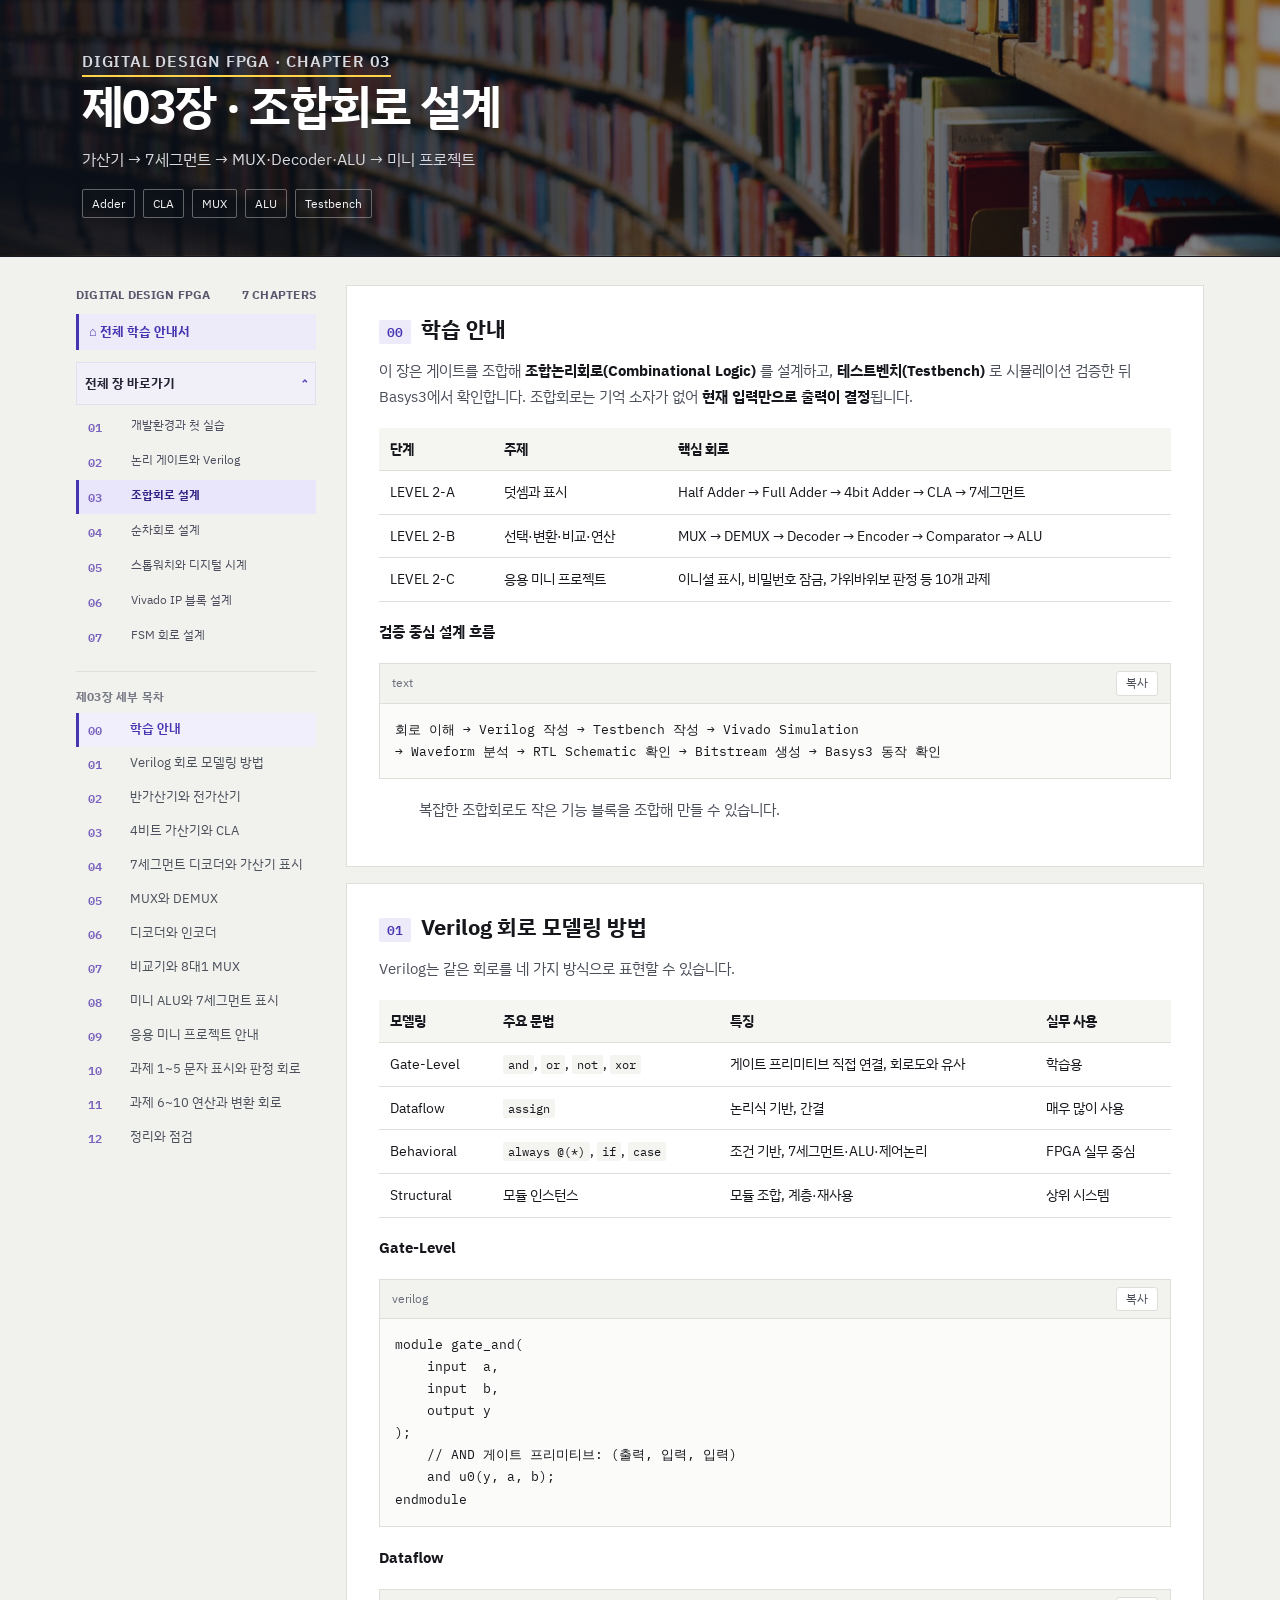
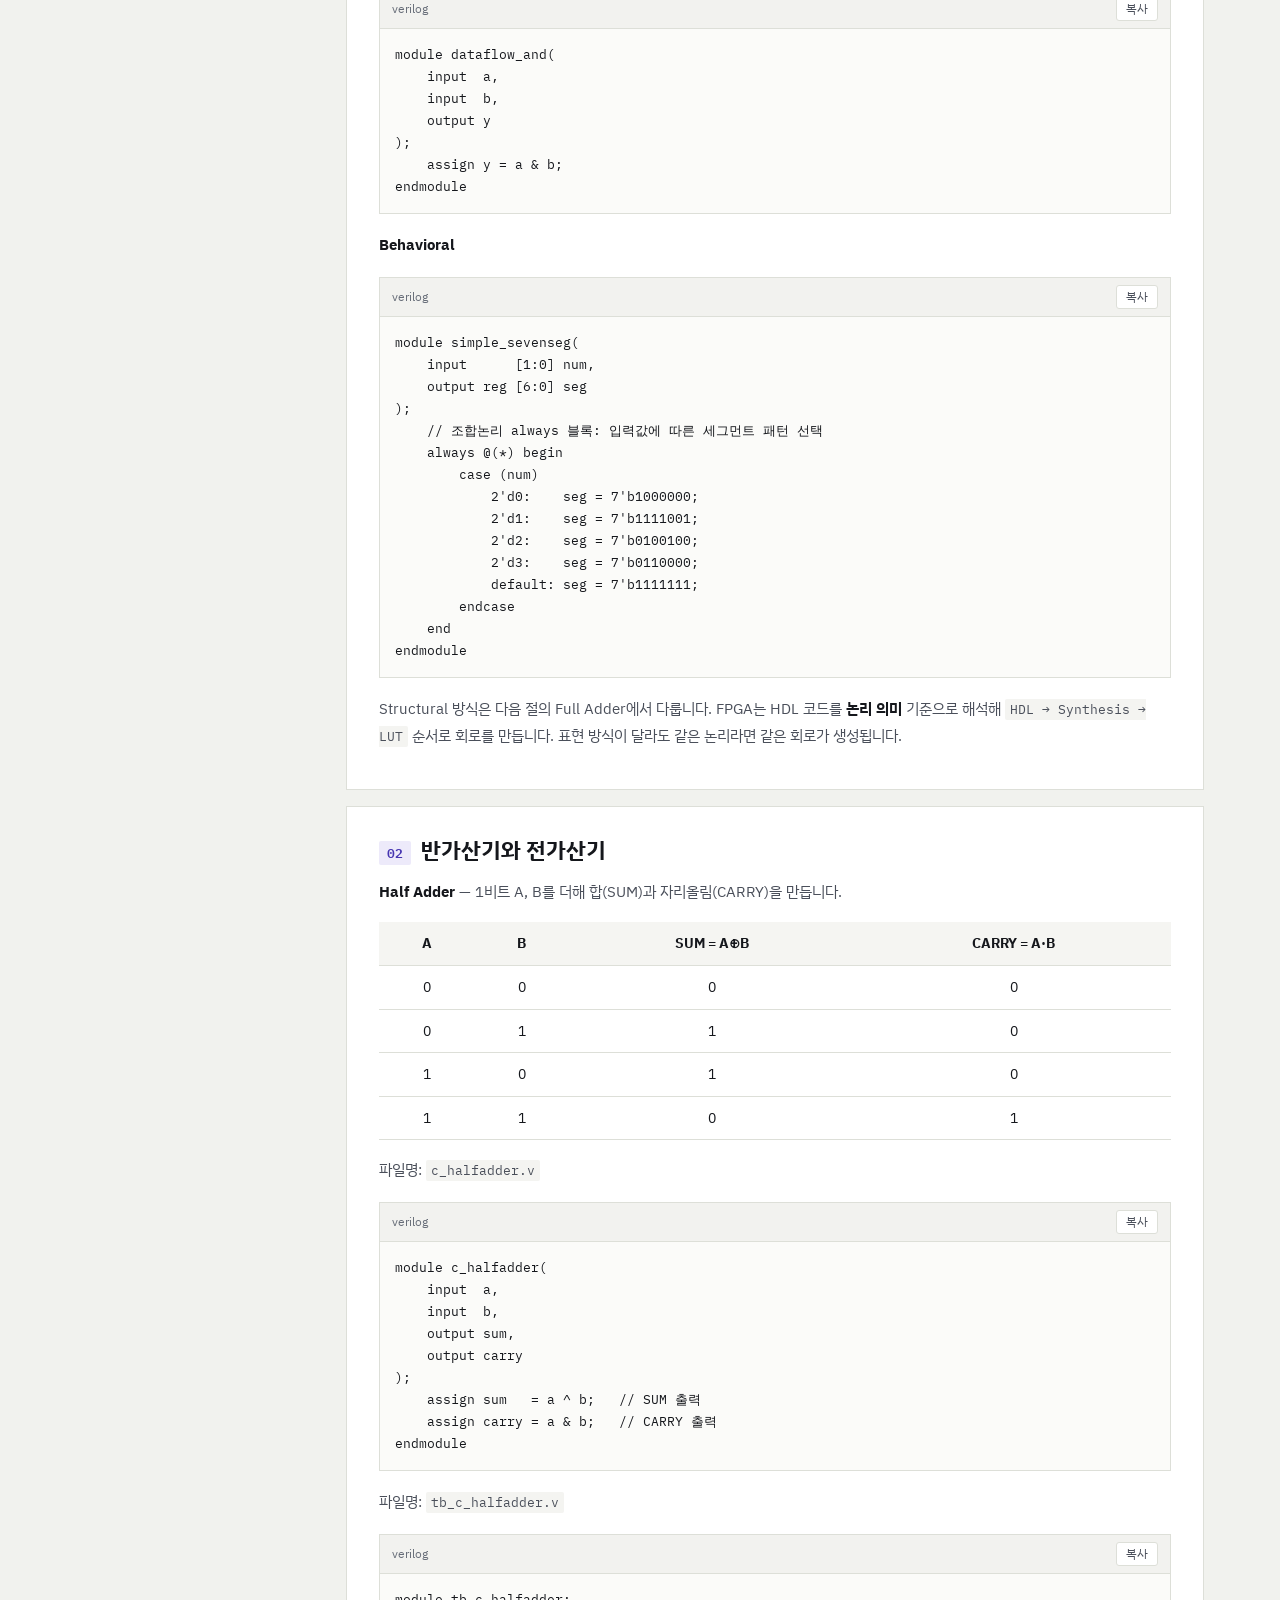
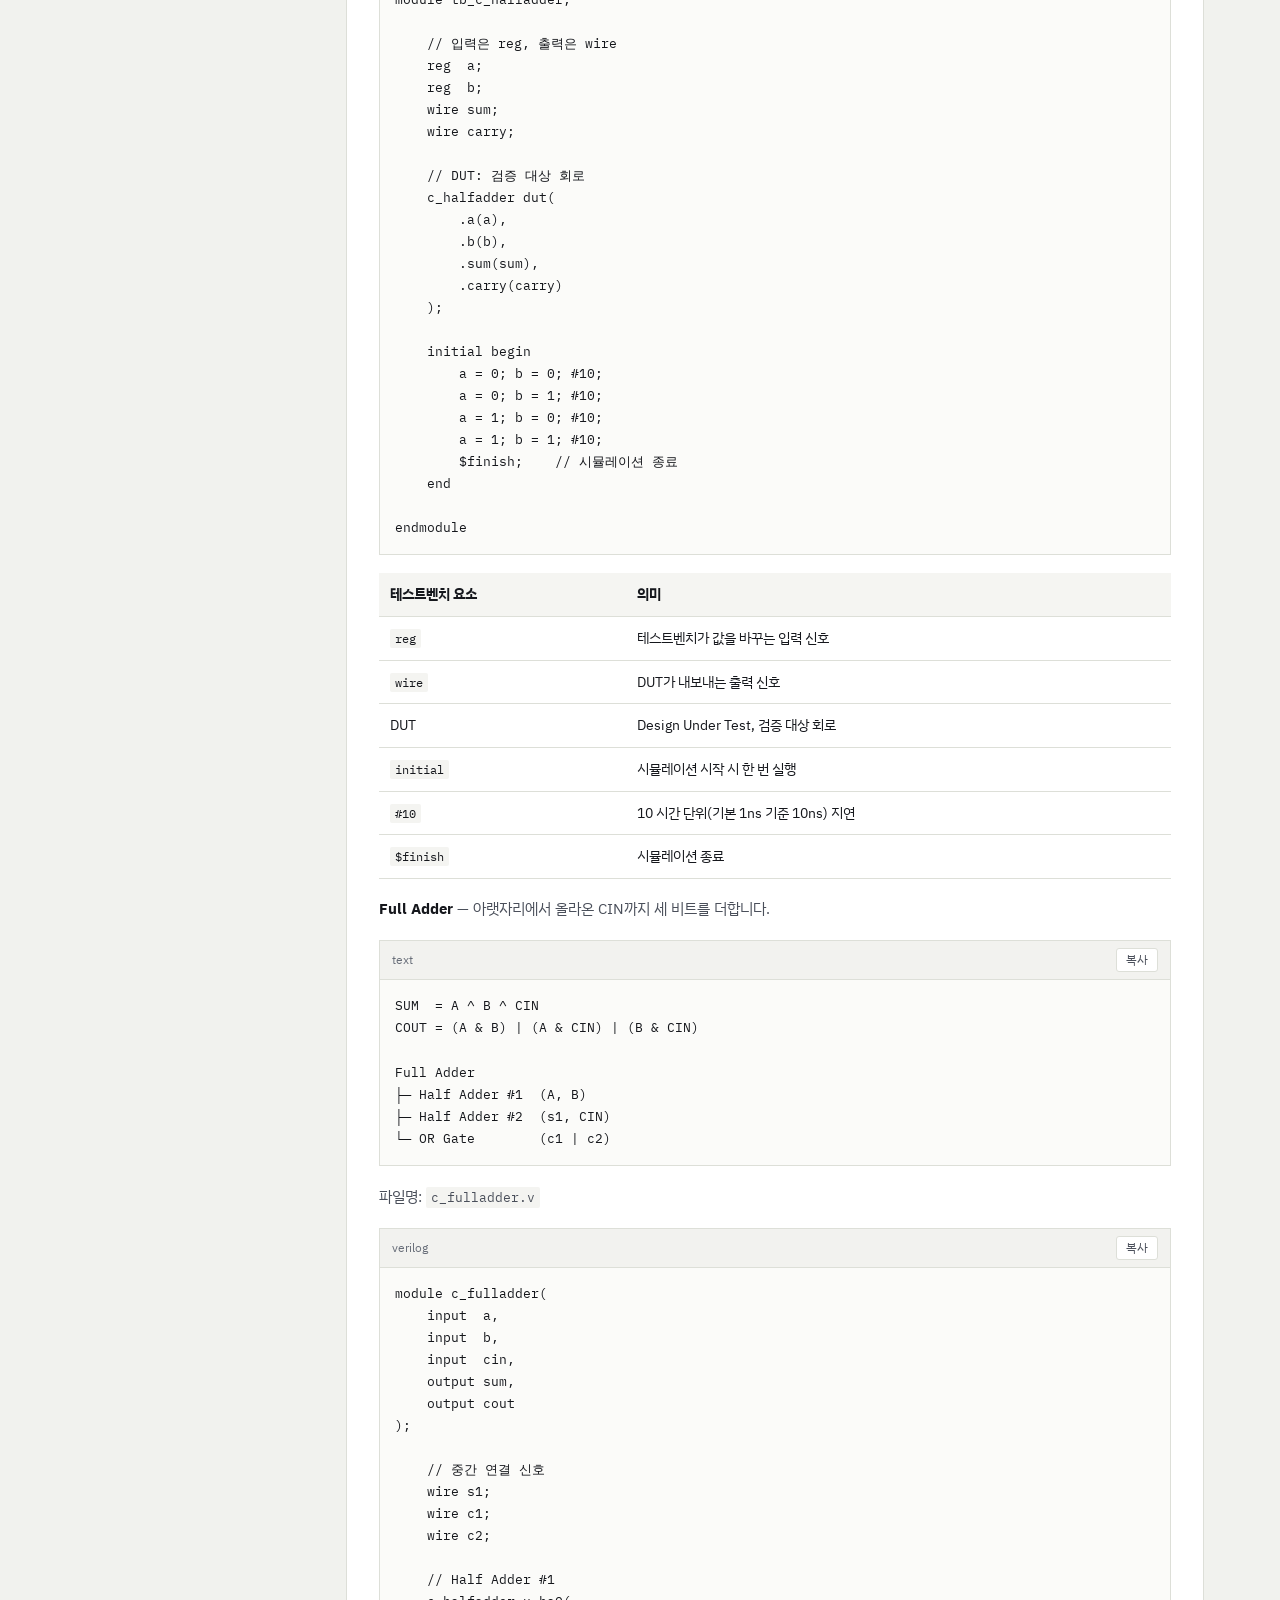
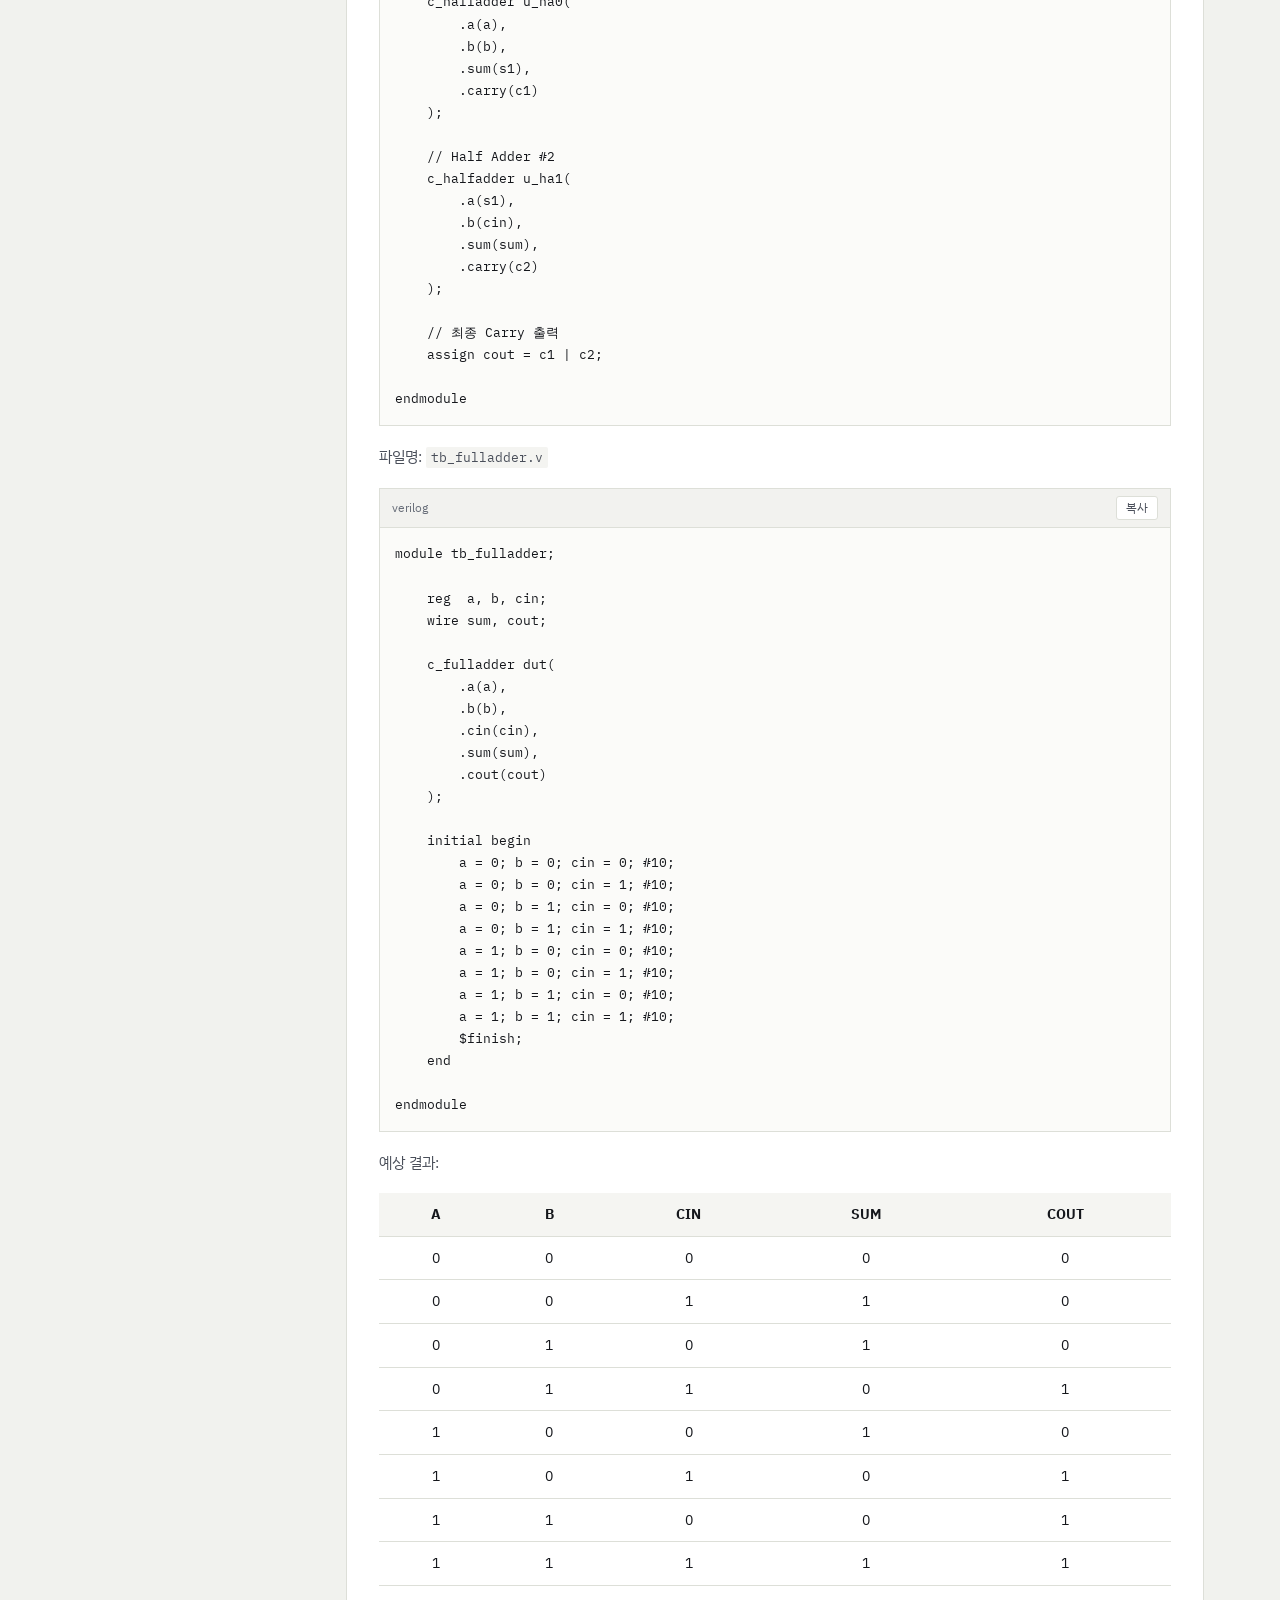
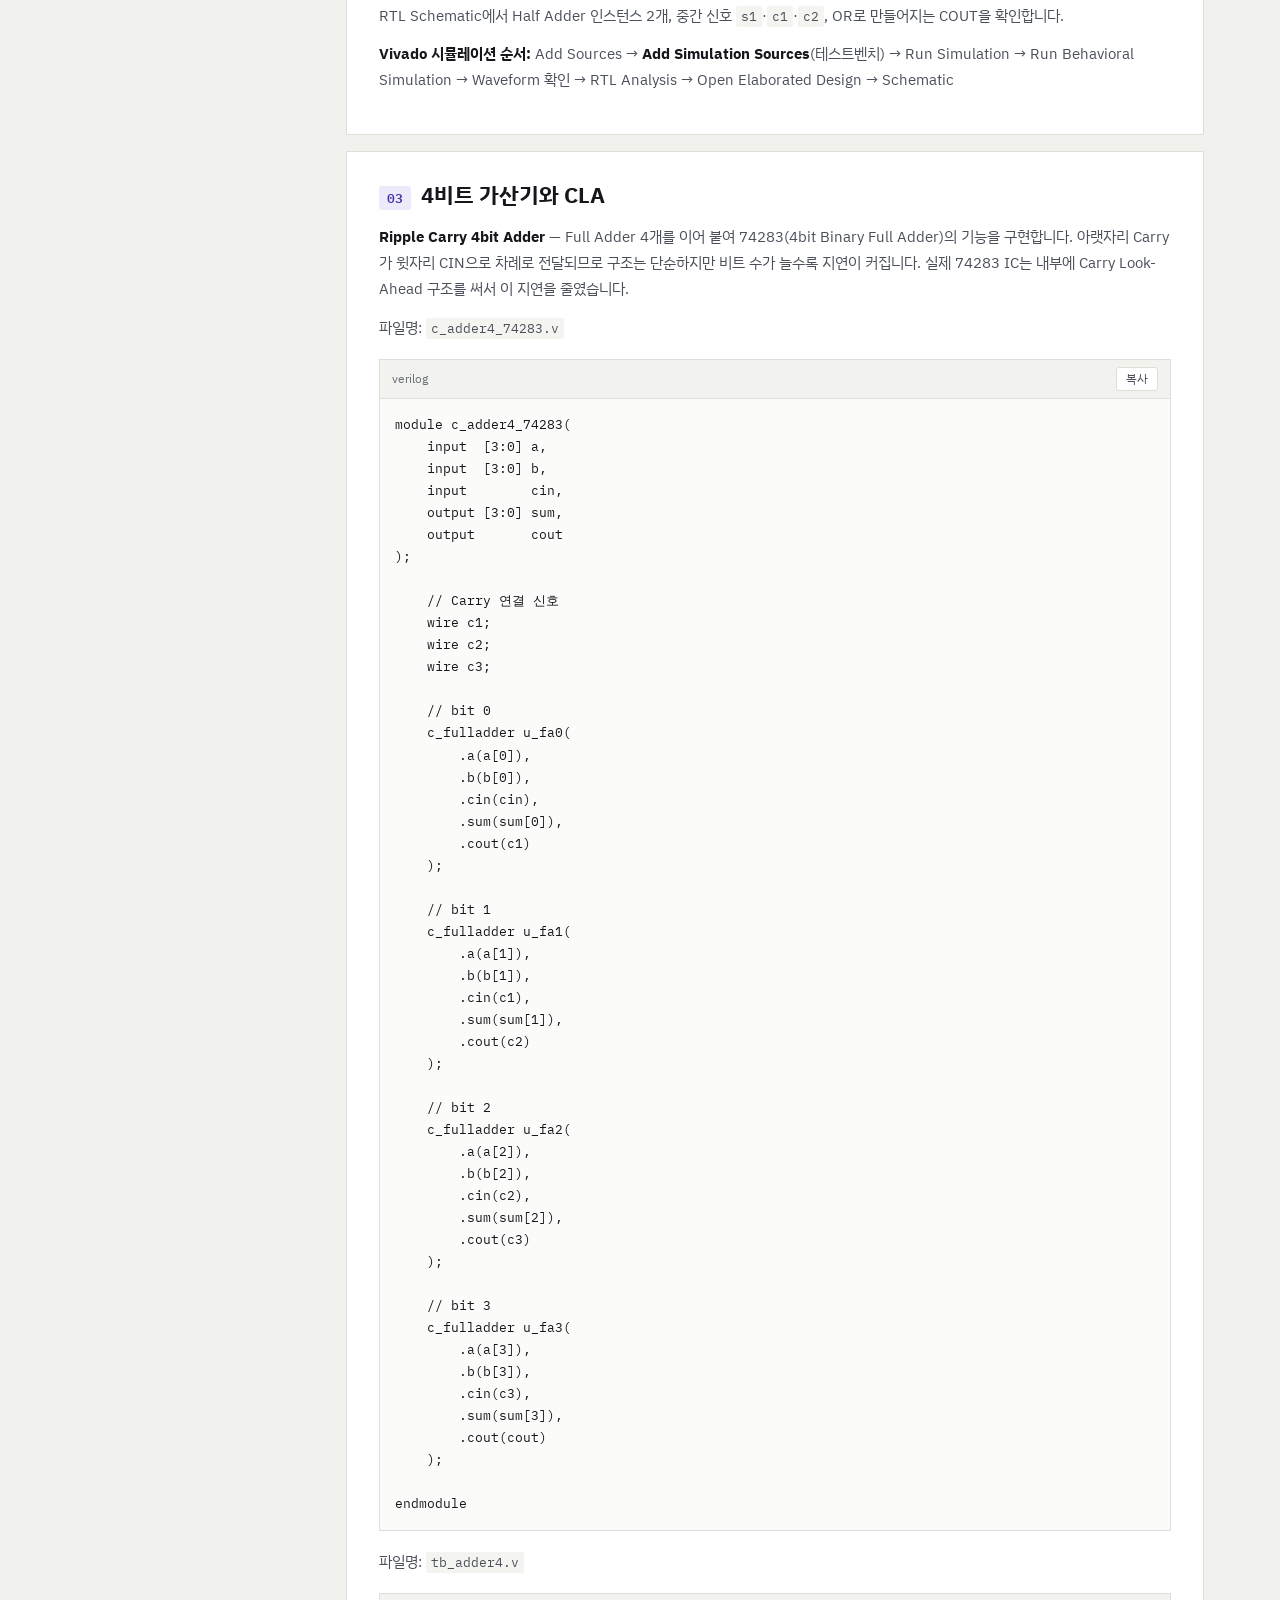
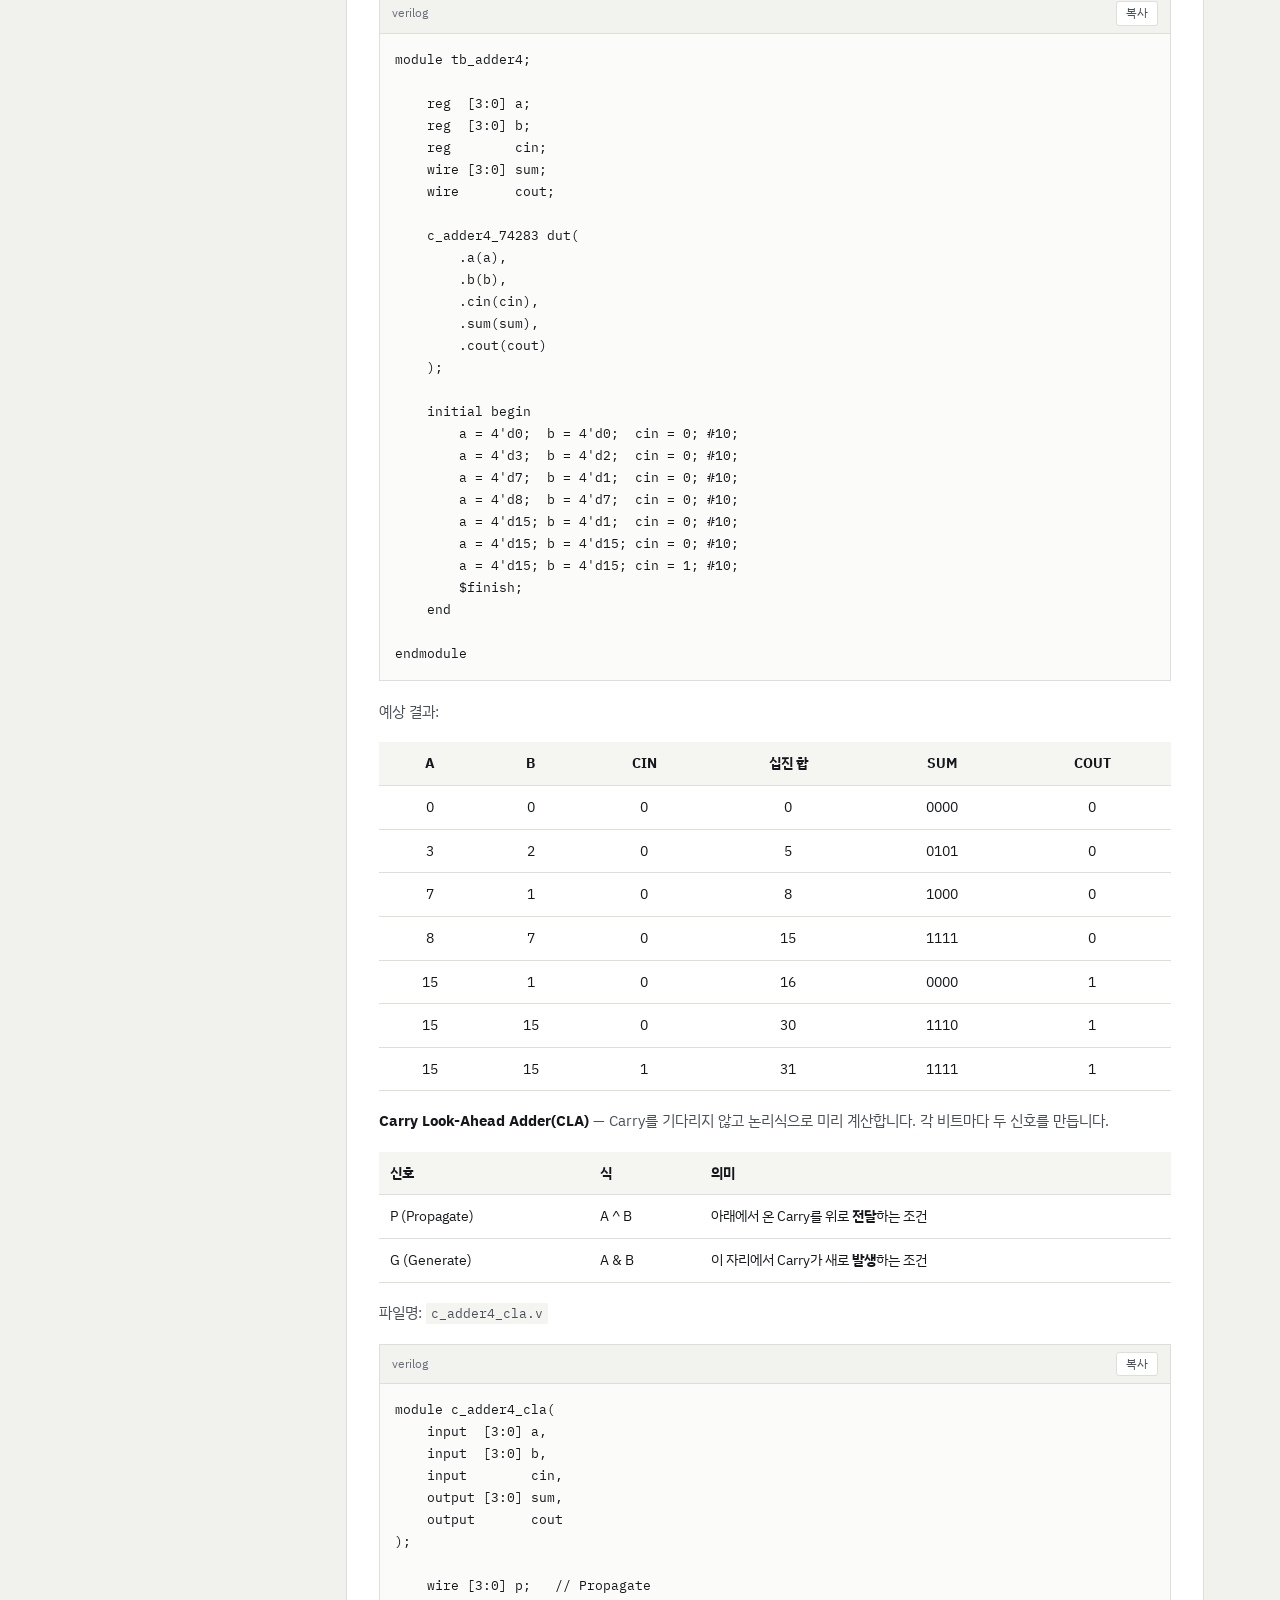
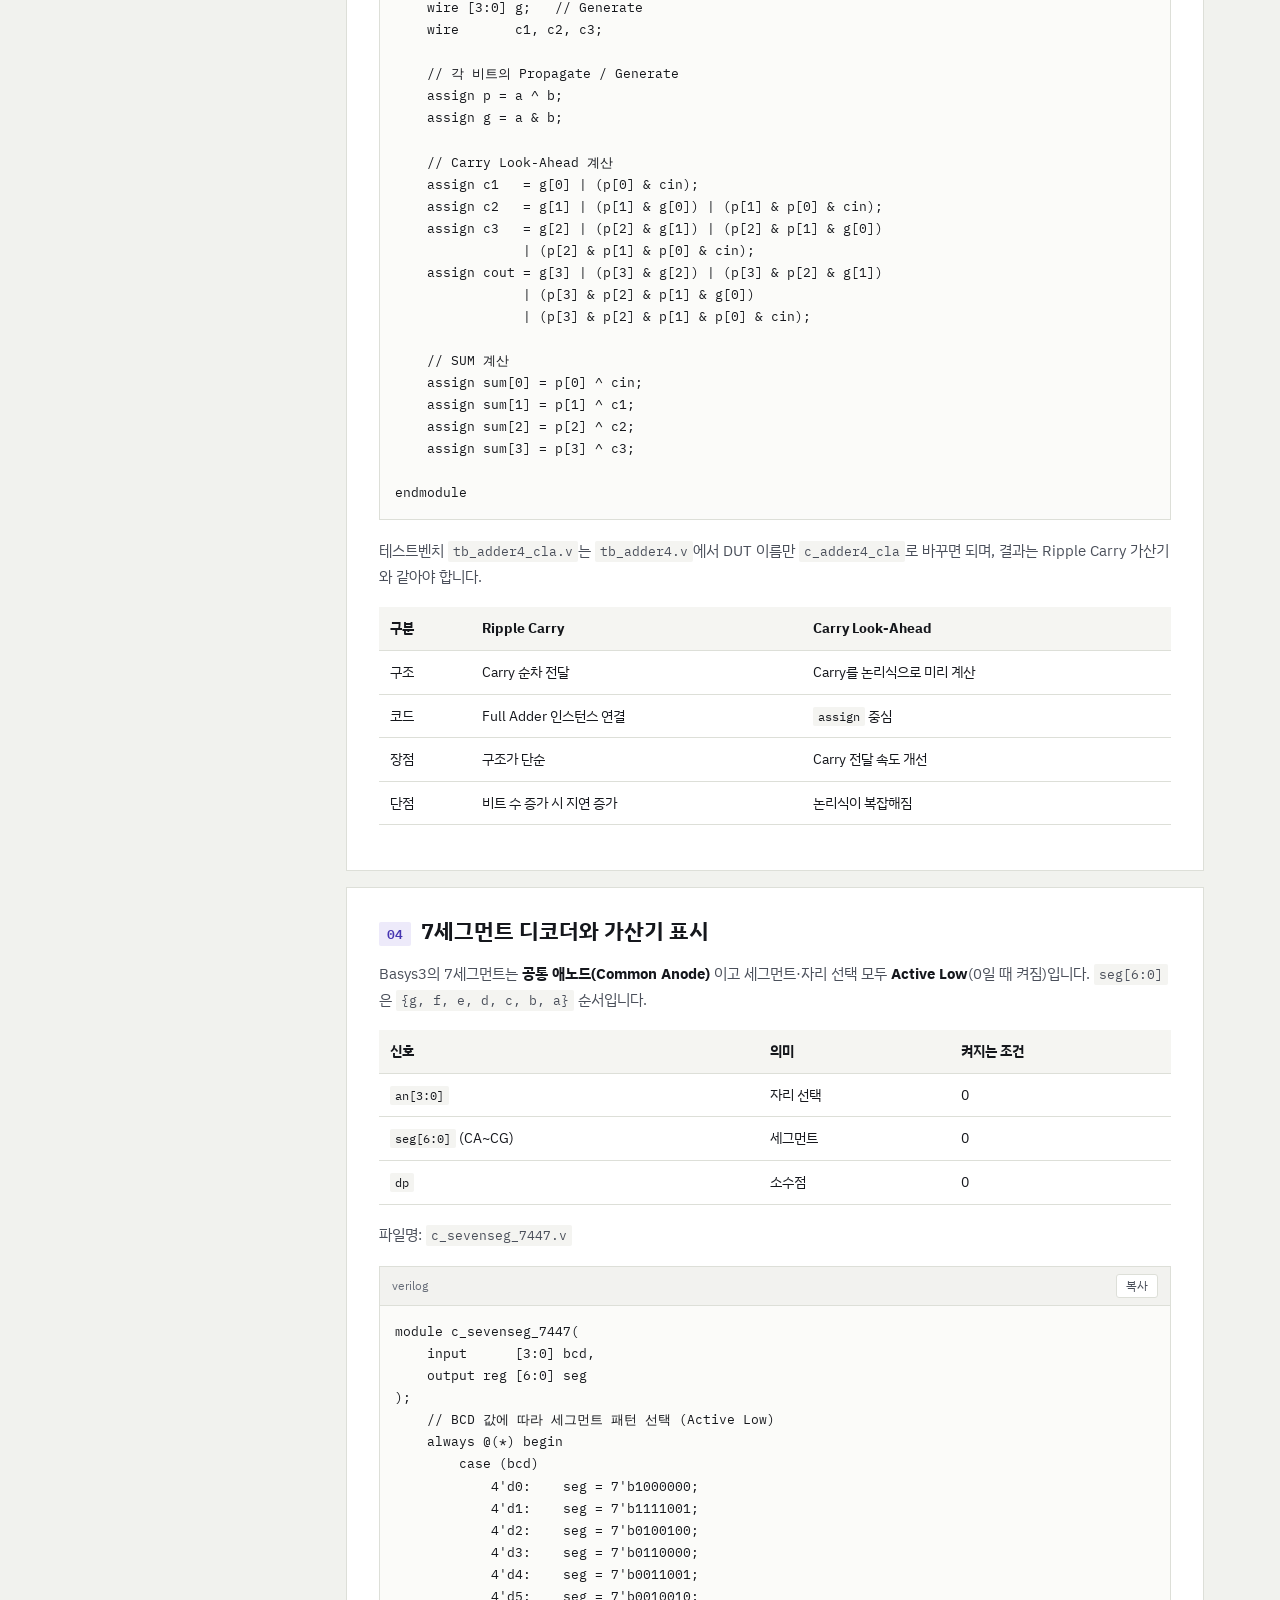
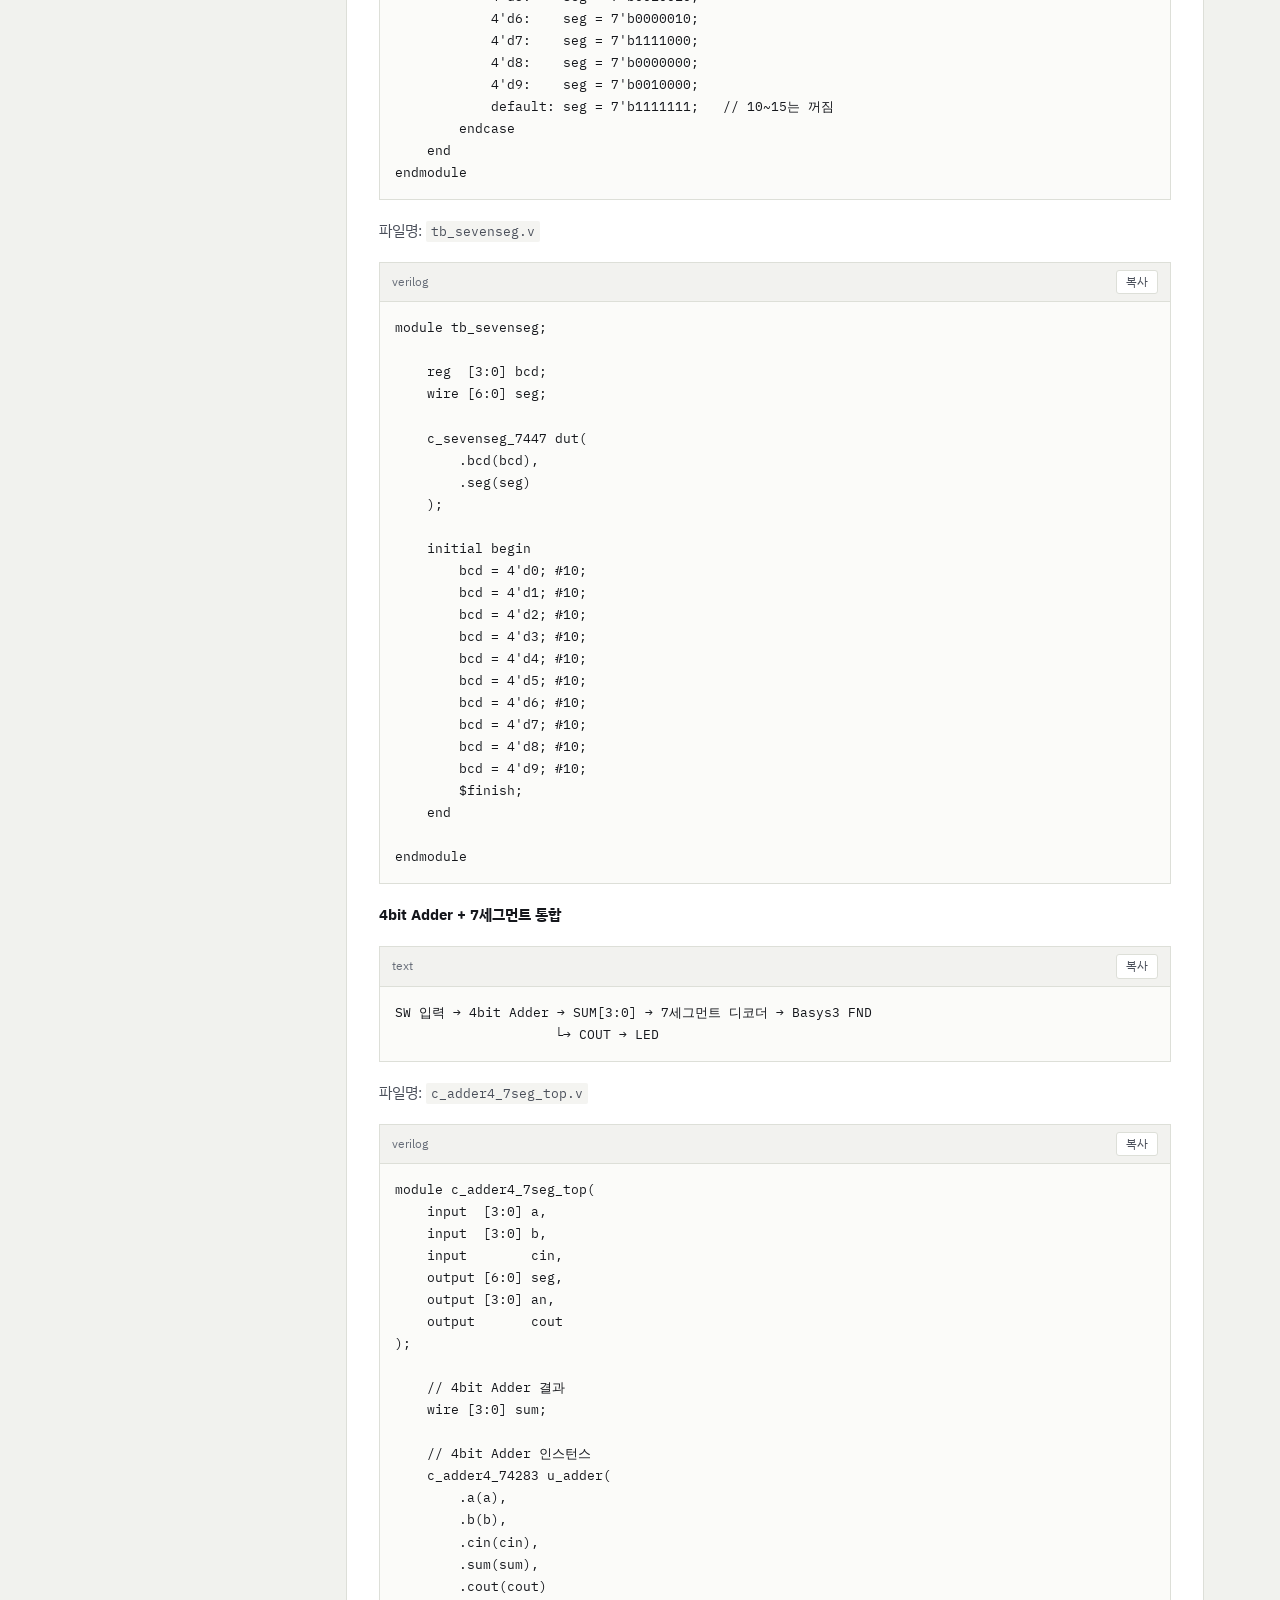
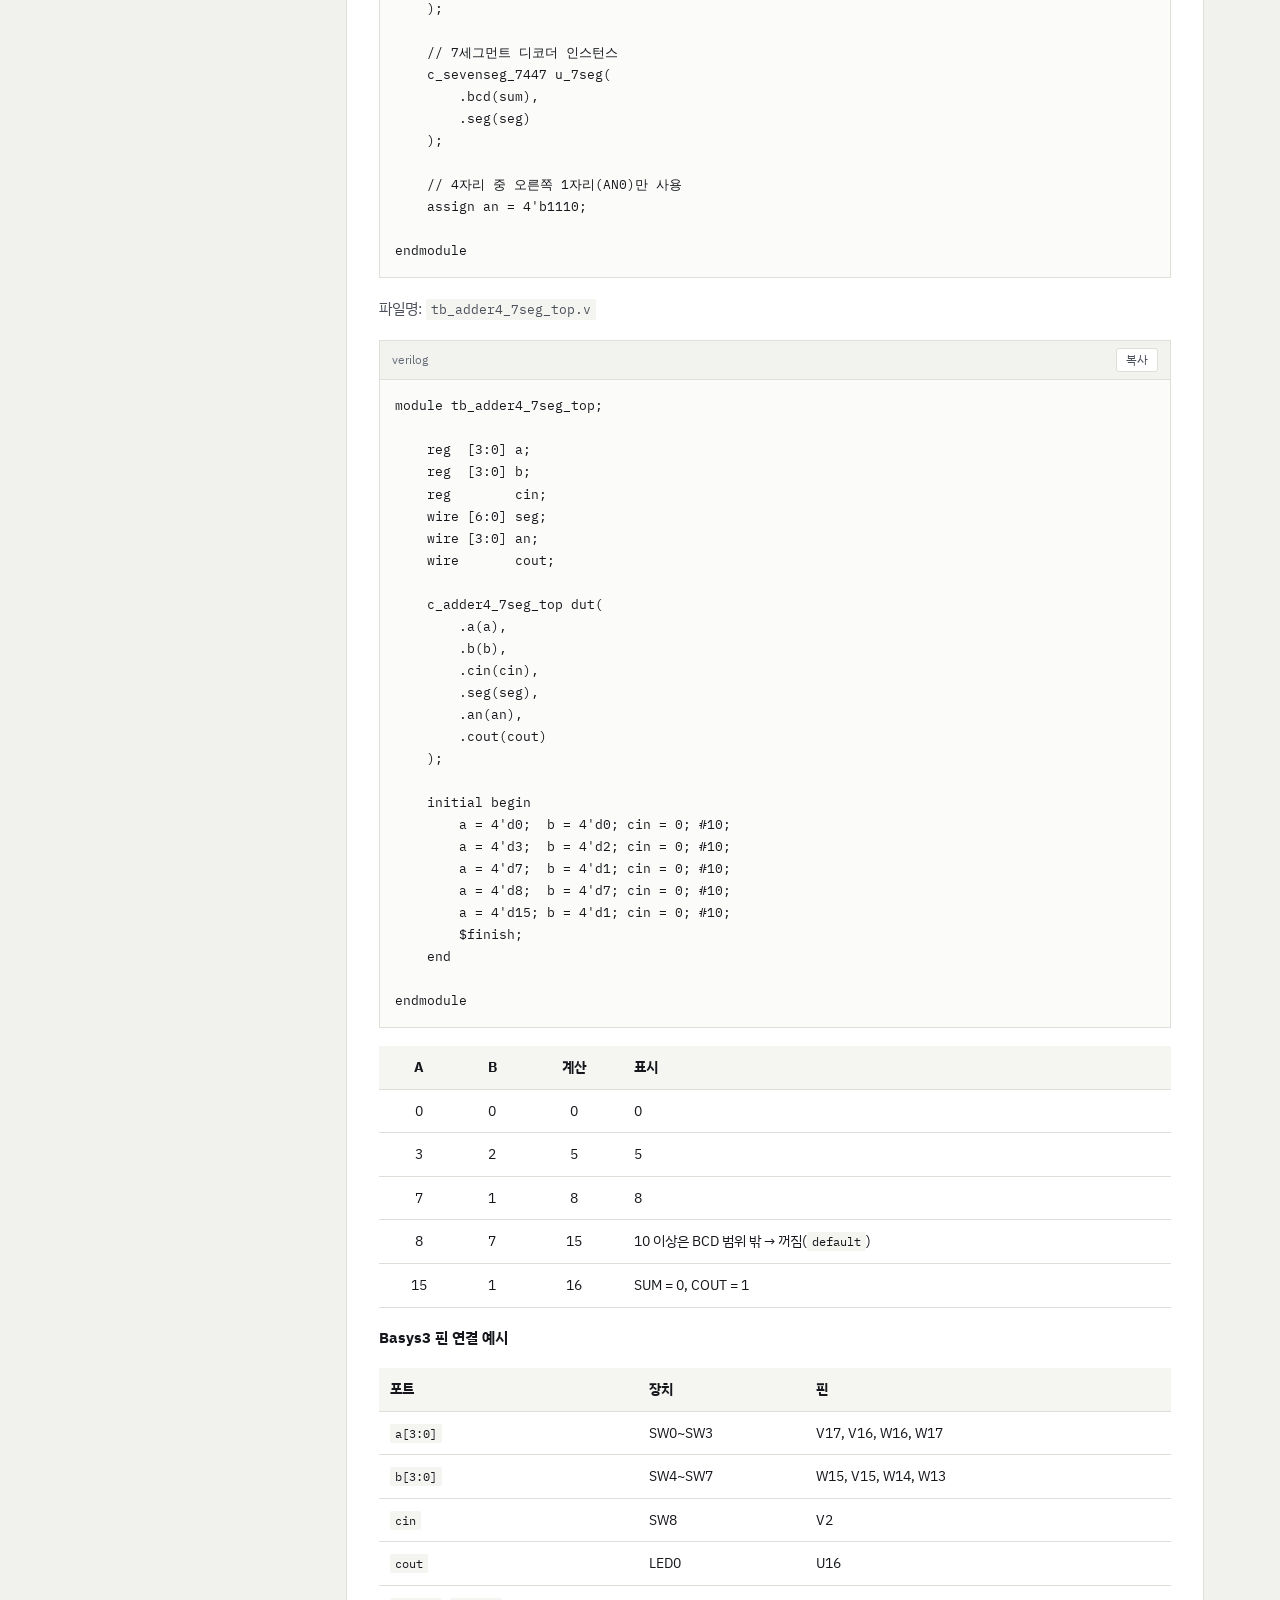
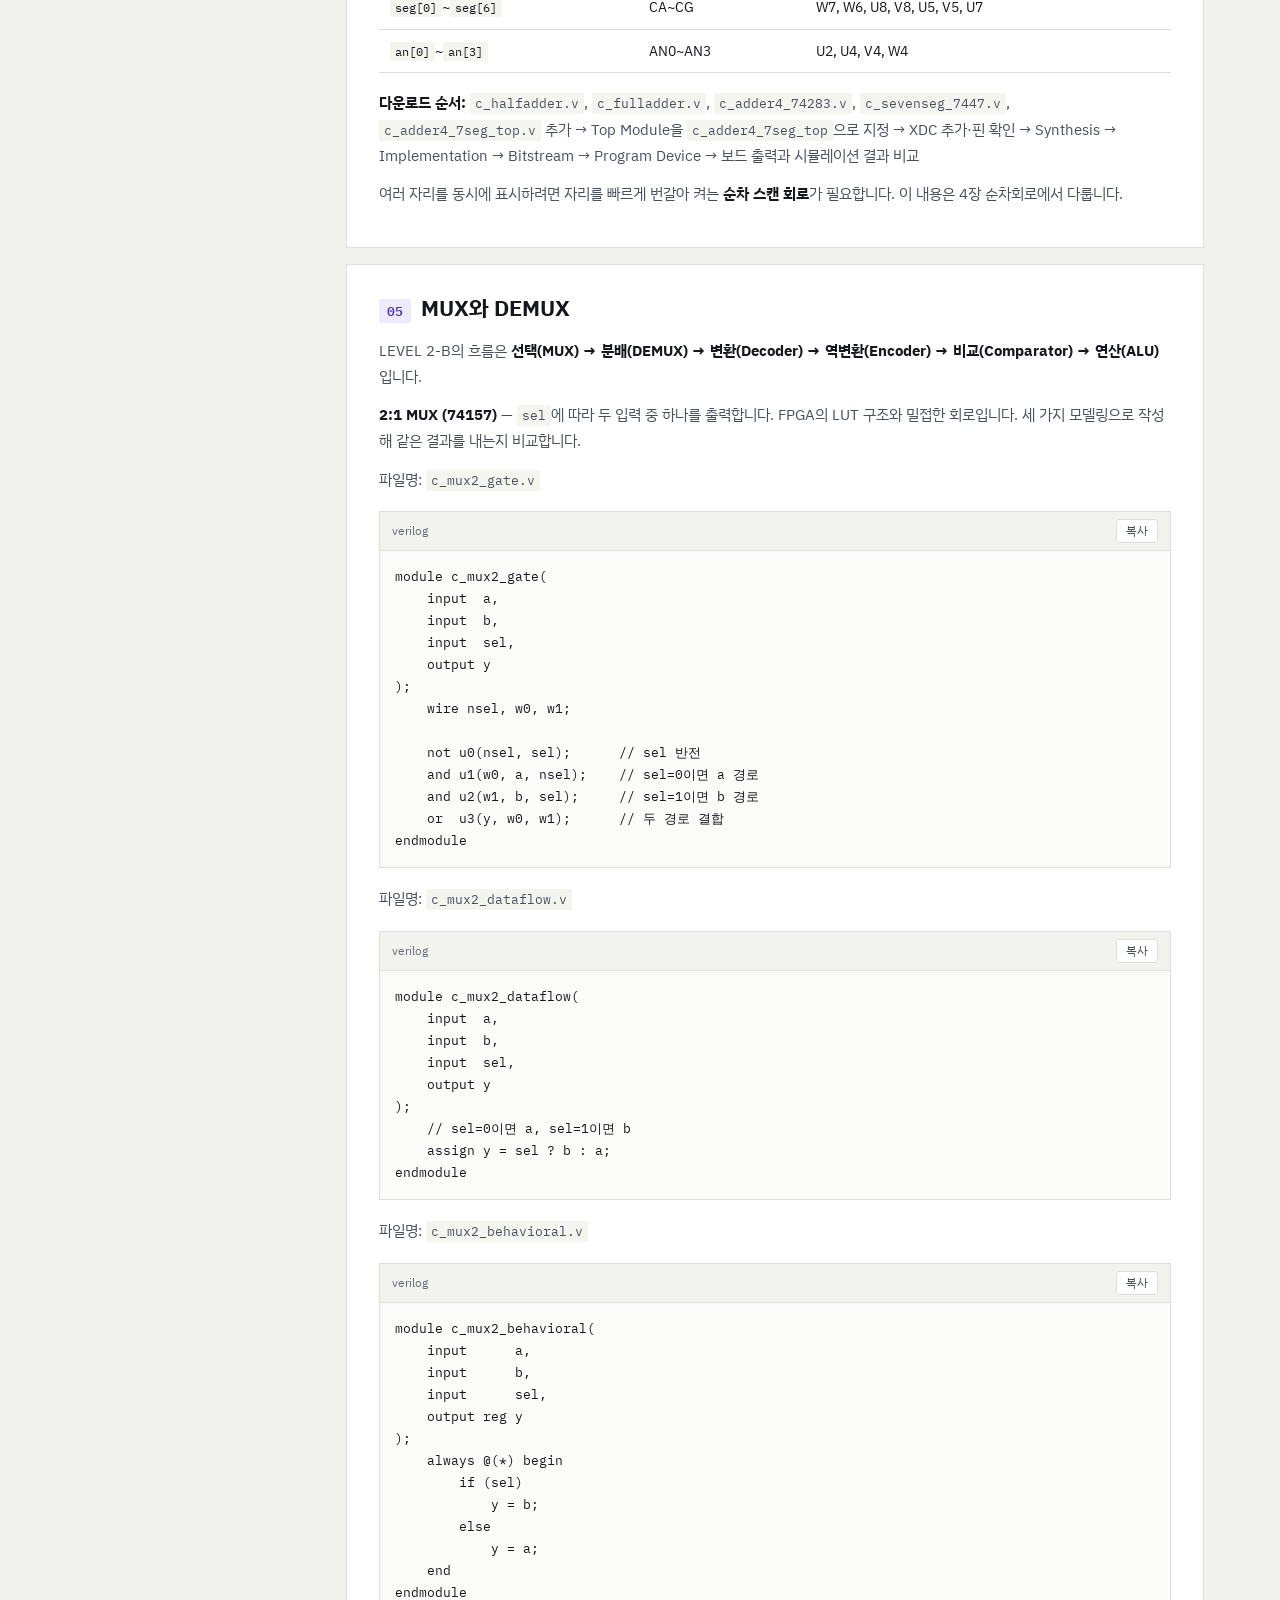
<file: ch03_combinational_v01.html>
<!doctype html>
<html lang="ko"><head><meta charset="utf-8"><meta name="viewport" content="width=device-width,initial-scale=1">
<meta name="description" content="가산기 → 7세그먼트 → MUX·Decoder·ALU → 미니 프로젝트"><title>제03장 · 조합회로 설계 · Digital Design · FPGA · Verilog</title>
<link rel="preconnect" href="https://fonts.googleapis.com"><link rel="preconnect" href="https://fonts.gstatic.com" crossorigin>
<link href="https://fonts.googleapis.com/css2?family=IBM+Plex+Sans+KR:wght@300;400;500;600;700&family=IBM+Plex+Mono:wght@400;500;600&display=swap" rel="stylesheet">
<style>/*
 * 교육용 HTML 공통 스타일 — 유지보수용 원본 (STANDARD 10.3)
 * 기준: rule_md d1b8278d · web/education-html/STANDARD.md
 * 이관 원본(압축본)과 규칙·선언이 같음을 확인함: 정리 전후 PostCSS 규칙 315항목 일치.
 * 장별 추가 스타일은 tools/guide/build_guides.py 의 <style>에서 관리한다.
 */

/* 1. 색상·폭 변수 — STANDARD 2절 (#F1F2EE 바탕 · #4635B1 강조 · 본문 최대 1180px) */
:root {
  --paper: #f1f2ee;
  --card: #fff;
  --ink: #15171c;
  --ink-2: #4a4f5a;
  --ink-3: #676d78; /* 보조 글자: 바탕 #F1F2EE 대비 4.63:1 (WCAG AA 4.5:1, 이관 원본 #858b96은 3.0:1) */
  --line: #dddfd8;
  --accent: #4635b1;
  --soft: #edeafa;
  --yellow: #ffd24a;
  --maxw: 1180px;
}

/* 2. 기본 요소 — 글꼴(IBM Plex Sans KR/Mono)·링크·키보드 초점 표시(노란 외곽선) */
* {
  box-sizing: border-box;
}
html {
  scroll-behavior: smooth;
}
body {
  margin: 0;
  background: var(--paper);
  color: var(--ink);
  font:
    400 15px/1.75 "IBM Plex Sans KR",
    -apple-system,
    BlinkMacSystemFont,
    sans-serif;
}
a {
  color: var(--accent);
}
a:focus-visible,
button:focus-visible,
pre:focus-visible,
.table-wrap:focus-visible,
.figure-wrap:focus-visible {
  outline: 3px solid var(--yellow);
  outline-offset: 3px;
}
button {
  font: inherit;
  cursor: pointer;
}
pre,
code {
  font-family: "IBM Plex Mono", monospace;
}
code {
  font-size: 0.86em;
  border-radius: 2px;
  background: #f4f4f1;
  padding: 2px 5px;
}
pre code {
  font-size: inherit;
  border: 0;
  padding: 0;
  background: transparent;
}

/* 3. 상단 배너 — 책장 사진(hero-bookshelf.jpg 1800×380) 위 어두운 그라데이션, 높이 160~220px */
.hero {
  position: relative;
  background: #15171c;
  color: white;
  overflow: hidden;
  border-bottom: 1px solid #181b25;
}
.hero:before {
  content: "";
  position: absolute;
  inset: 0;
  background-image:
    linear-gradient(
      90deg,
      rgba(12, 17, 27, 0.89),
      rgba(12, 17, 27, 0.69) 58%,
      rgba(12, 17, 27, 0.48)
    ),
    url('[data-uri]');
  background-size: cover;
  background-position: center;
}
.hero-inner {
  position: relative;
  max-width: var(--maxw);
  margin: auto;
  padding: 36px 32px 38px;
}
.kicker {
  display: inline-block;
  margin: 0 0 8px;
  color: var(--yellow);
  font-size: 0.86rem;
  font-weight: 600;
  border-bottom: 2px solid var(--yellow);
  letter-spacing: 0.05em;
}
.hero h1 {
  margin: 0;
  font-size: clamp(1.85rem, 3.7vw, 3rem);
  line-height: 1.2;
  letter-spacing: -0.035em;
}
.hero p {
  color: #d6d9df;
  max-width: 780px;
  font-size: 0.98rem;
  margin: 12px 0 0;
}
.hero strong {
  color: var(--yellow);
}
.chips {
  display: flex;
  gap: 8px;
  flex-wrap: wrap;
  margin-top: 15px;
}
.chip {
  border: 1px solid rgba(255, 255, 255, 0.35);
  color: #f3f3f3;
  font-size: 0.75rem;
  padding: 3px 9px;
  border-radius: 2px;
}

/* 4. 2단 배치와 좌측 탐색 — 장 목록·현재 페이지 목차 (site.js가 내용을 채움) */
.wrap {
  max-width: var(--maxw);
  margin: 0 auto;
  display: grid;
  grid-template-columns: 240px minmax(0, 1fr);
  gap: 30px;
  padding: 0 26px 80px;
  align-items: start;
}
.toc {
  position: sticky;
  top: 0;
  overflow-y: auto;
  max-height: 100vh;
  padding: 28px 0;
}
/* 4.1 좌측 탐색 구성 (STANDARD 4.1, 기준 ai-agent-engineering)
   과정 머리글 → 전체 학습 안내서 → 접이식 전체 장 바로가기 → 현재 쪽 세부 목차 */
.toc ul,
.toc ol {
  padding: 0;
  margin: 0;
  list-style: none;
}
.toc a {
  display: block;
  text-decoration: none;
  color: var(--ink-2);
  font-size: 0.8rem;
  border-left: 3px solid transparent;
  padding: 7px 9px;
  line-height: 1.4;
}
.toc a:hover {
  color: var(--accent);
  background: #efedf9;
}
.course-nav-header {
  display: flex;
  justify-content: space-between;
  align-items: center;
  gap: 8px;
  margin: 0 0 9px;
  font-size: 0.74rem;
  font-weight: 700;
  color: #59566d;
  letter-spacing: 0.02em;
}
.course-nav-header span:last-child {
  white-space: nowrap;
}
.toc .course-nav-home {
  color: var(--accent);
  background: var(--soft);
  border-left-color: var(--accent);
  padding: 9px 10px;
  margin-bottom: 12px;
  font-weight: 700;
}
.course-chapters {
  margin: 0 0 15px;
  border-bottom: 1px solid var(--line);
  padding-bottom: 12px;
}
.course-chapters summary {
  cursor: pointer;
  list-style: none;
  display: flex;
  justify-content: space-between;
  align-items: center;
  padding: 9px 8px;
  font-size: 0.8rem;
  font-weight: 700;
  color: #242535;
  background: #f1f0f9;
  border: 1px solid #e2dff0;
}
.course-chapters summary::-webkit-details-marker {
  display: none;
}
.course-chapters summary::after {
  content: "⌄";
  color: var(--accent);
}
.course-chapters[open] summary::after {
  content: "⌃";
}
.course-ch-links {
  display: flex;
  flex-direction: column;
  gap: 1px;
  padding: 5px 0;
}
.toc .course-ch-link {
  display: flex;
  align-items: flex-start;
  gap: 9px;
  font-size: 0.77rem;
  line-height: 1.35;
  padding: 7px 9px;
  color: #4c4d5d;
}
.toc .course-ch-link[aria-current="page"] {
  background: #e9e5fa;
  color: #322384;
  font-weight: 700;
  border-left-color: var(--accent);
}
.course-ch-num,
.toc .n {
  font: 600 0.74rem "IBM Plex Mono", monospace;
  color: #7962bd;
  min-width: 34px;
  flex: none;
}
.course-toc-heading {
  font-size: 0.73rem;
  font-weight: 700;
  color: #777985;
  letter-spacing: 0.02em;
  margin: 9px 0 6px;
}
.toc .toc-sections a {
  display: flex;
  align-items: flex-start;
  gap: 8px;
  font-size: 0.79rem;
}
.toc .toc-sections a.active {
  color: var(--accent);
  background: #f1effb;
  border-left-color: var(--accent);
  font-weight: 600;
}

/* 5. 본문 절 — 절 번호(.num)·표·목록 */
.content {
  min-width: 0;
  padding-top: 28px;
}
.section {
  background: var(--card);
  border: 1px solid var(--line);
  padding: 28px 32px;
  margin: 0 0 16px;
  scroll-margin-top: 20px;
}
.section h2 {
  font-size: 1.35rem;
  margin: 0 0 13px;
  line-height: 1.45;
}
.section h3 {
  font-size: 1.07rem;
  margin: 24px 0 9px;
}
.section p {
  color: var(--ink-2);
  margin: 12px 0;
}
.section ul,
.section ol {
  padding-left: 24px;
  color: var(--ink-2);
}
.section li {
  margin: 5px 0;
}
.section strong {
  color: var(--ink);
}
.section .num {
  display: inline-block;
  margin-right: 10px;
  padding: 1px 8px;
  border-radius: 2px;
  background: var(--soft);
  color: var(--accent);
  font:
    600 0.8rem "IBM Plex Mono",
    monospace;
}
.section table {
  border-collapse: collapse;
  width: 100%;
  margin: 17px 0;
  font-size: 0.88rem;
}
.section th,
.section td {
  padding: 9px 11px;
  text-align: left;
  border-bottom: 1px solid var(--line);
}
.section th {
  background: #f5f5f2;
}

/* 6. 코드 박스 — 제목 줄(파일·언어·상태) + 복사 버튼(site.js) + 소스 */
.codeblock {
  position: relative;
  border: 1px solid var(--line);
  margin: 18px 0;
  background: #fbfbf9;
}
.codebar {
  background: #f2f2ef;
  border-bottom: 1px solid var(--line);
  padding: 7px 12px;
  display: flex;
  align-items: center;
  justify-content: space-between;
  color: var(--ink-3);
  font-size: 0.73rem;
}
.codebar button {
  border: 1px solid var(--line);
  background: white;
  border-radius: 3px;
  color: var(--ink-2);
  padding: 1px 9px;
}
.codeblock pre {
  margin: 0;
  padding: 15px;
  overflow: auto;
  line-height: 1.7;
  font-size: 0.81rem;
}

/* 7. 안내 상자·단계 흐름·장 카드 (INDEX) */
.note {
  margin: 17px 0;
  background: var(--soft);
  border-left: 3px solid var(--accent);
  padding: 13px 16px;
  color: #332c70;
}
.flow {
  display: grid;
  gap: 8px;
  margin: 18px 0;
}
.flow .step {
  background: #f6f6f3;
  border: 1px solid var(--line);
  border-left: 3px solid var(--accent);
  padding: 11px 14px;
}
.flow .down {
  text-align: center;
  color: var(--accent);
}
.chapter-grid {
  display: grid;
  grid-template-columns: repeat(2, minmax(0, 1fr));
  gap: 12px;
  margin: 18px 0;
}
.chapter-card {
  border: 1px solid var(--line);
  padding: 16px;
  background: #fbfbf9;
  text-decoration: none;
  color: var(--ink);
}
.chapter-card:hover {
  border-color: var(--accent);
  background: var(--soft);
}
.chapter-card b {
  display: block;
  font-size: 1rem;
}
.chapter-card span {
  display: block;
  font-size: 0.79rem;
  color: var(--ink-3);
}

/* 8. 이전/다음 장 링크·모바일 메뉴 버튼·덮개·바닥글 */
.chapter-links {
  display: flex;
  gap: 10px;
  justify-content: space-between;
  flex-wrap: wrap;
  margin: 16px 0 35px;
}
.chapter-links a {
  display: inline-block;
  border: 1px solid var(--line);
  background: #fff;
  text-decoration: none;
  padding: 9px 15px;
}
.mobile-menu {
  display: none;
  position: fixed;
  top: 12px;
  left: 12px;
  z-index: 1002;
  background: #191a23;
  border: 1px solid #555;
  color: white;
  padding: 7px 13px;
  border-radius: 4px;
}
.shade {
  display: none;
}
.footer {
  max-width: var(--maxw);
  margin: auto;
  padding: 0 26px 45px;
  font-size: 0.77rem;
  color: var(--ink-3);
}

/* 9. 모바일 (860px 이하) — 좌측 탐색을 서랍 메뉴로 전환 */
@media (max-width: 860px) {
  .mobile-menu {
    display: block;
  }
  .wrap {
    display: block;
    padding: 0 16px 48px;
  }
  .toc {
    position: fixed;
    z-index: 1001;
    top: 0;
    left: 0;
    bottom: 0;
    width: min(84vw, 300px);
    max-height: none;
    background: #fff;
    padding: 66px 18px 22px;
    transform: translateX(-105%);
    transition: transform 0.2s;
    box-shadow: 3px 0 20px #0003;
  }
  .toc.open {
    transform: translateX(0);
  }
  .shade.open {
    display: block;
    position: fixed;
    inset: 0;
    background: #0009;
    z-index: 1000;
  }
  .hero-inner {
    padding: 48px 22px 31px 76px;
  }
  .section {
    padding: 22px 18px;
  }
  .chapter-grid {
    grid-template-columns: 1fr;
  }
}

/* 10. 움직임 줄이기 설정 존중 — STANDARD 10.4 */
@media (prefers-reduced-motion: reduce) {
  html {
    scroll-behavior: auto;
  }
  .toc {
    transition: none;
  }
}

/* 11. 인쇄 — STANDARD 10.2: 핵심 내용과 코드가 잘리지 않게
 *  - 좌측 탐색·모바일 메뉴·이전/다음·복사 버튼 숨김, 본문 전체 폭
 *  - 배경 인쇄가 꺼져도 읽히도록 상단 배너를 흰 바탕·검은 글자로
 *  - 코드 박스 최대 높이·가로 스크롤 해제(줄바꿈), 표·도면 최소 폭 해제 */
@media print {
  .toc,
  .mobile-menu,
  .shade,
  .access-skip,
  .chapter-links,
  .codebar button {
    display: none !important;
  }
  body {
    background: #fff;
  }
  .hero {
    background: none;
    color: var(--ink);
    border-bottom: 2px solid var(--ink);
  }
  .hero:before {
    display: none;
  }
  .hero p,
  .hero .kicker {
    color: var(--ink-2);
  }
  .wrap {
    display: block;
    max-width: none;
    padding: 0;
  }
  .content {
    padding-top: 12px;
  }
  .section {
    border: 0;
    padding: 12px 0;
  }
  .section h2,
  .section h3 {
    break-after: avoid;
  }
  .codeblock pre {
    max-height: none !important;
    overflow: visible !important;
    white-space: pre-wrap !important;
    overflow-wrap: anywhere;
  }
  .table-wrap,
  .figure-wrap {
    overflow: visible !important;
  }
  .table-wrap > table,
  .figure-wrap svg {
    min-width: 0 !important;
  }
  svg {
    max-width: 100%;
    height: auto;
  }
}
</style></head><body data-chapter="ch03">
<button type="button" class="mobile-menu" id="mobile-menu" aria-controls="course-nav" aria-expanded="false">☰ 장·목차</button><div class="shade" id="shade"></div>
<header class="hero"><div class="hero-inner"><p class="kicker">DIGITAL DESIGN FPGA · CHAPTER 03</p><h1>제03장 · 조합회로 설계</h1><p>가산기 → 7세그먼트 → MUX·Decoder·ALU → 미니 프로젝트</p><div class="chips"><span class="chip">Adder</span><span class="chip">CLA</span><span class="chip">MUX</span><span class="chip">ALU</span><span class="chip">Testbench</span></div></div></header>
<div class="wrap"><nav class="toc" id="course-nav" aria-label="장과 절 탐색"></nav><main class="content" id="main-content"><section class="section" id="s00"><h2><span class="num">00</span>학습 안내</h2><p>이 장은 게이트를 조합해 <strong>조합논리회로(Combinational Logic)</strong> 를 설계하고, <strong>테스트벤치(Testbench)</strong> 로 시뮬레이션 검증한 뒤 Basys3에서 확인합니다. 조합회로는 기억 소자가 없어 <strong>현재 입력만으로 출력이 결정</strong>됩니다.</p>
<table>
<thead>
<tr>
  <th>단계</th>
  <th>주제</th>
  <th>핵심 회로</th>
</tr>
</thead>
<tbody>
<tr>
  <td>LEVEL 2-A</td>
  <td>덧셈과 표시</td>
  <td>Half Adder → Full Adder → 4bit Adder → CLA → 7세그먼트</td>
</tr>
<tr>
  <td>LEVEL 2-B</td>
  <td>선택·변환·비교·연산</td>
  <td>MUX → DEMUX → Decoder → Encoder → Comparator → ALU</td>
</tr>
<tr>
  <td>LEVEL 2-C</td>
  <td>응용 미니 프로젝트</td>
  <td>이니셜 표시, 비밀번호 잠금, 가위바위보 판정 등 10개 과제</td>
</tr>
</tbody>
</table>
<p><strong>검증 중심 설계 흐름</strong></p>
<div class="codeblock"><div class="codebar"><span>text</span></div><pre><code>회로 이해 → Verilog 작성 → Testbench 작성 → Vivado Simulation
→ Waveform 분석 → RTL Schematic 확인 → Bitstream 생성 → Basys3 동작 확인
</code></pre></div>
<blockquote>
<p>복잡한 조합회로도 작은 기능 블록을 조합해 만들 수 있습니다.</p>
</blockquote>
</section><section class="section" id="s01"><h2><span class="num">01</span>Verilog 회로 모델링 방법</h2><p>Verilog는 같은 회로를 네 가지 방식으로 표현할 수 있습니다.</p>
<table>
<thead>
<tr>
  <th>모델링</th>
  <th>주요 문법</th>
  <th>특징</th>
  <th>실무 사용</th>
</tr>
</thead>
<tbody>
<tr>
  <td>Gate-Level</td>
  <td><code>and</code>, <code>or</code>, <code>not</code>, <code>xor</code></td>
  <td>게이트 프리미티브 직접 연결, 회로도와 유사</td>
  <td>학습용</td>
</tr>
<tr>
  <td>Dataflow</td>
  <td><code>assign</code></td>
  <td>논리식 기반, 간결</td>
  <td>매우 많이 사용</td>
</tr>
<tr>
  <td>Behavioral</td>
  <td><code>always @(*)</code>, <code>if</code>, <code>case</code></td>
  <td>조건 기반, 7세그먼트·ALU·제어논리</td>
  <td>FPGA 실무 중심</td>
</tr>
<tr>
  <td>Structural</td>
  <td>모듈 인스턴스</td>
  <td>모듈 조합, 계층·재사용</td>
  <td>상위 시스템</td>
</tr>
</tbody>
</table>
<p><strong>Gate-Level</strong></p>
<div class="codeblock"><div class="codebar"><span>verilog</span></div><pre><code>module gate_and(
    input  a,
    input  b,
    output y
);
    // AND 게이트 프리미티브: (출력, 입력, 입력)
    and u0(y, a, b);
endmodule
</code></pre></div>
<p><strong>Dataflow</strong></p>
<div class="codeblock"><div class="codebar"><span>verilog</span></div><pre><code>module dataflow_and(
    input  a,
    input  b,
    output y
);
    assign y = a &amp; b;
endmodule
</code></pre></div>
<p><strong>Behavioral</strong></p>
<div class="codeblock"><div class="codebar"><span>verilog</span></div><pre><code>module simple_sevenseg(
    input      [1:0] num,
    output reg [6:0] seg
);
    // 조합논리 always 블록: 입력값에 따른 세그먼트 패턴 선택
    always @(*) begin
        case (num)
            2'd0:    seg = 7'b1000000;
            2'd1:    seg = 7'b1111001;
            2'd2:    seg = 7'b0100100;
            2'd3:    seg = 7'b0110000;
            default: seg = 7'b1111111;
        endcase
    end
endmodule
</code></pre></div>
<p>Structural 방식은 다음 절의 Full Adder에서 다룹니다. FPGA는 HDL 코드를 <strong>논리 의미</strong> 기준으로 해석해 <code>HDL → Synthesis → LUT</code> 순서로 회로를 만듭니다. 표현 방식이 달라도 같은 논리라면 같은 회로가 생성됩니다.</p>
</section><section class="section" id="s02"><h2><span class="num">02</span>반가산기와 전가산기</h2><p><strong>Half Adder</strong> — 1비트 A, B를 더해 합(SUM)과 자리올림(CARRY)을 만듭니다.</p>
<table>
<thead>
<tr>
  <th style="text-align:center">A</th>
  <th style="text-align:center">B</th>
  <th style="text-align:center">SUM = A⊕B</th>
  <th style="text-align:center">CARRY = A·B</th>
</tr>
</thead>
<tbody>
<tr>
  <td style="text-align:center">0</td>
  <td style="text-align:center">0</td>
  <td style="text-align:center">0</td>
  <td style="text-align:center">0</td>
</tr>
<tr>
  <td style="text-align:center">0</td>
  <td style="text-align:center">1</td>
  <td style="text-align:center">1</td>
  <td style="text-align:center">0</td>
</tr>
<tr>
  <td style="text-align:center">1</td>
  <td style="text-align:center">0</td>
  <td style="text-align:center">1</td>
  <td style="text-align:center">0</td>
</tr>
<tr>
  <td style="text-align:center">1</td>
  <td style="text-align:center">1</td>
  <td style="text-align:center">0</td>
  <td style="text-align:center">1</td>
</tr>
</tbody>
</table>
<p>파일명: <code>c_halfadder.v</code></p>
<div class="codeblock"><div class="codebar"><span>verilog</span></div><pre><code>module c_halfadder(
    input  a,
    input  b,
    output sum,
    output carry
);
    assign sum   = a ^ b;   // SUM 출력
    assign carry = a &amp; b;   // CARRY 출력
endmodule
</code></pre></div>
<p>파일명: <code>tb_c_halfadder.v</code></p>
<div class="codeblock"><div class="codebar"><span>verilog</span></div><pre><code>module tb_c_halfadder;

    // 입력은 reg, 출력은 wire
    reg  a;
    reg  b;
    wire sum;
    wire carry;

    // DUT: 검증 대상 회로
    c_halfadder dut(
        .a(a),
        .b(b),
        .sum(sum),
        .carry(carry)
    );

    initial begin
        a = 0; b = 0; #10;
        a = 0; b = 1; #10;
        a = 1; b = 0; #10;
        a = 1; b = 1; #10;
        $finish;    // 시뮬레이션 종료
    end

endmodule
</code></pre></div>
<table>
<thead>
<tr>
  <th>테스트벤치 요소</th>
  <th>의미</th>
</tr>
</thead>
<tbody>
<tr>
  <td><code>reg</code></td>
  <td>테스트벤치가 값을 바꾸는 입력 신호</td>
</tr>
<tr>
  <td><code>wire</code></td>
  <td>DUT가 내보내는 출력 신호</td>
</tr>
<tr>
  <td>DUT</td>
  <td>Design Under Test, 검증 대상 회로</td>
</tr>
<tr>
  <td><code>initial</code></td>
  <td>시뮬레이션 시작 시 한 번 실행</td>
</tr>
<tr>
  <td><code>#10</code></td>
  <td>10 시간 단위(기본 1ns 기준 10ns) 지연</td>
</tr>
<tr>
  <td><code>$finish</code></td>
  <td>시뮬레이션 종료</td>
</tr>
</tbody>
</table>
<p><strong>Full Adder</strong> — 아랫자리에서 올라온 CIN까지 세 비트를 더합니다.</p>
<div class="codeblock"><div class="codebar"><span>text</span></div><pre><code>SUM  = A ^ B ^ CIN
COUT = (A &amp; B) | (A &amp; CIN) | (B &amp; CIN)

Full Adder
├─ Half Adder #1  (A, B)
├─ Half Adder #2  (s1, CIN)
└─ OR Gate        (c1 | c2)
</code></pre></div>
<p>파일명: <code>c_fulladder.v</code></p>
<div class="codeblock"><div class="codebar"><span>verilog</span></div><pre><code>module c_fulladder(
    input  a,
    input  b,
    input  cin,
    output sum,
    output cout
);

    // 중간 연결 신호
    wire s1;
    wire c1;
    wire c2;

    // Half Adder #1
    c_halfadder u_ha0(
        .a(a),
        .b(b),
        .sum(s1),
        .carry(c1)
    );

    // Half Adder #2
    c_halfadder u_ha1(
        .a(s1),
        .b(cin),
        .sum(sum),
        .carry(c2)
    );

    // 최종 Carry 출력
    assign cout = c1 | c2;

endmodule
</code></pre></div>
<p>파일명: <code>tb_fulladder.v</code></p>
<div class="codeblock"><div class="codebar"><span>verilog</span></div><pre><code>module tb_fulladder;

    reg  a, b, cin;
    wire sum, cout;

    c_fulladder dut(
        .a(a),
        .b(b),
        .cin(cin),
        .sum(sum),
        .cout(cout)
    );

    initial begin
        a = 0; b = 0; cin = 0; #10;
        a = 0; b = 0; cin = 1; #10;
        a = 0; b = 1; cin = 0; #10;
        a = 0; b = 1; cin = 1; #10;
        a = 1; b = 0; cin = 0; #10;
        a = 1; b = 0; cin = 1; #10;
        a = 1; b = 1; cin = 0; #10;
        a = 1; b = 1; cin = 1; #10;
        $finish;
    end

endmodule
</code></pre></div>
<p>예상 결과:</p>
<table>
<thead>
<tr>
  <th style="text-align:center">A</th>
  <th style="text-align:center">B</th>
  <th style="text-align:center">CIN</th>
  <th style="text-align:center">SUM</th>
  <th style="text-align:center">COUT</th>
</tr>
</thead>
<tbody>
<tr>
  <td style="text-align:center">0</td>
  <td style="text-align:center">0</td>
  <td style="text-align:center">0</td>
  <td style="text-align:center">0</td>
  <td style="text-align:center">0</td>
</tr>
<tr>
  <td style="text-align:center">0</td>
  <td style="text-align:center">0</td>
  <td style="text-align:center">1</td>
  <td style="text-align:center">1</td>
  <td style="text-align:center">0</td>
</tr>
<tr>
  <td style="text-align:center">0</td>
  <td style="text-align:center">1</td>
  <td style="text-align:center">0</td>
  <td style="text-align:center">1</td>
  <td style="text-align:center">0</td>
</tr>
<tr>
  <td style="text-align:center">0</td>
  <td style="text-align:center">1</td>
  <td style="text-align:center">1</td>
  <td style="text-align:center">0</td>
  <td style="text-align:center">1</td>
</tr>
<tr>
  <td style="text-align:center">1</td>
  <td style="text-align:center">0</td>
  <td style="text-align:center">0</td>
  <td style="text-align:center">1</td>
  <td style="text-align:center">0</td>
</tr>
<tr>
  <td style="text-align:center">1</td>
  <td style="text-align:center">0</td>
  <td style="text-align:center">1</td>
  <td style="text-align:center">0</td>
  <td style="text-align:center">1</td>
</tr>
<tr>
  <td style="text-align:center">1</td>
  <td style="text-align:center">1</td>
  <td style="text-align:center">0</td>
  <td style="text-align:center">0</td>
  <td style="text-align:center">1</td>
</tr>
<tr>
  <td style="text-align:center">1</td>
  <td style="text-align:center">1</td>
  <td style="text-align:center">1</td>
  <td style="text-align:center">1</td>
  <td style="text-align:center">1</td>
</tr>
</tbody>
</table>
<p>RTL Schematic에서 Half Adder 인스턴스 2개, 중간 신호 <code>s1</code>·<code>c1</code>·<code>c2</code>, OR로 만들어지는 COUT을 확인합니다.</p>
<p><strong>Vivado 시뮬레이션 순서:</strong> Add Sources → <strong>Add Simulation Sources</strong>(테스트벤치) → Run Simulation → Run Behavioral Simulation → Waveform 확인 → RTL Analysis → Open Elaborated Design → Schematic</p>
</section><section class="section" id="s03"><h2><span class="num">03</span>4비트 가산기와 CLA</h2><p><strong>Ripple Carry 4bit Adder</strong> — Full Adder 4개를 이어 붙여 74283(4bit Binary Full Adder)의 기능을 구현합니다. 아랫자리 Carry가 윗자리 CIN으로 차례로 전달되므로 구조는 단순하지만 비트 수가 늘수록 지연이 커집니다. 실제 74283 IC는 내부에 Carry Look-Ahead 구조를 써서 이 지연을 줄였습니다.</p>
<p>파일명: <code>c_adder4_74283.v</code></p>
<div class="codeblock"><div class="codebar"><span>verilog</span></div><pre><code>module c_adder4_74283(
    input  [3:0] a,
    input  [3:0] b,
    input        cin,
    output [3:0] sum,
    output       cout
);

    // Carry 연결 신호
    wire c1;
    wire c2;
    wire c3;

    // bit 0
    c_fulladder u_fa0(
        .a(a[0]),
        .b(b[0]),
        .cin(cin),
        .sum(sum[0]),
        .cout(c1)
    );

    // bit 1
    c_fulladder u_fa1(
        .a(a[1]),
        .b(b[1]),
        .cin(c1),
        .sum(sum[1]),
        .cout(c2)
    );

    // bit 2
    c_fulladder u_fa2(
        .a(a[2]),
        .b(b[2]),
        .cin(c2),
        .sum(sum[2]),
        .cout(c3)
    );

    // bit 3
    c_fulladder u_fa3(
        .a(a[3]),
        .b(b[3]),
        .cin(c3),
        .sum(sum[3]),
        .cout(cout)
    );

endmodule
</code></pre></div>
<p>파일명: <code>tb_adder4.v</code></p>
<div class="codeblock"><div class="codebar"><span>verilog</span></div><pre><code>module tb_adder4;

    reg  [3:0] a;
    reg  [3:0] b;
    reg        cin;
    wire [3:0] sum;
    wire       cout;

    c_adder4_74283 dut(
        .a(a),
        .b(b),
        .cin(cin),
        .sum(sum),
        .cout(cout)
    );

    initial begin
        a = 4'd0;  b = 4'd0;  cin = 0; #10;
        a = 4'd3;  b = 4'd2;  cin = 0; #10;
        a = 4'd7;  b = 4'd1;  cin = 0; #10;
        a = 4'd8;  b = 4'd7;  cin = 0; #10;
        a = 4'd15; b = 4'd1;  cin = 0; #10;
        a = 4'd15; b = 4'd15; cin = 0; #10;
        a = 4'd15; b = 4'd15; cin = 1; #10;
        $finish;
    end

endmodule
</code></pre></div>
<p>예상 결과:</p>
<table>
<thead>
<tr>
  <th style="text-align:center">A</th>
  <th style="text-align:center">B</th>
  <th style="text-align:center">CIN</th>
  <th style="text-align:center">십진 합</th>
  <th style="text-align:center">SUM</th>
  <th style="text-align:center">COUT</th>
</tr>
</thead>
<tbody>
<tr>
  <td style="text-align:center">0</td>
  <td style="text-align:center">0</td>
  <td style="text-align:center">0</td>
  <td style="text-align:center">0</td>
  <td style="text-align:center">0000</td>
  <td style="text-align:center">0</td>
</tr>
<tr>
  <td style="text-align:center">3</td>
  <td style="text-align:center">2</td>
  <td style="text-align:center">0</td>
  <td style="text-align:center">5</td>
  <td style="text-align:center">0101</td>
  <td style="text-align:center">0</td>
</tr>
<tr>
  <td style="text-align:center">7</td>
  <td style="text-align:center">1</td>
  <td style="text-align:center">0</td>
  <td style="text-align:center">8</td>
  <td style="text-align:center">1000</td>
  <td style="text-align:center">0</td>
</tr>
<tr>
  <td style="text-align:center">8</td>
  <td style="text-align:center">7</td>
  <td style="text-align:center">0</td>
  <td style="text-align:center">15</td>
  <td style="text-align:center">1111</td>
  <td style="text-align:center">0</td>
</tr>
<tr>
  <td style="text-align:center">15</td>
  <td style="text-align:center">1</td>
  <td style="text-align:center">0</td>
  <td style="text-align:center">16</td>
  <td style="text-align:center">0000</td>
  <td style="text-align:center">1</td>
</tr>
<tr>
  <td style="text-align:center">15</td>
  <td style="text-align:center">15</td>
  <td style="text-align:center">0</td>
  <td style="text-align:center">30</td>
  <td style="text-align:center">1110</td>
  <td style="text-align:center">1</td>
</tr>
<tr>
  <td style="text-align:center">15</td>
  <td style="text-align:center">15</td>
  <td style="text-align:center">1</td>
  <td style="text-align:center">31</td>
  <td style="text-align:center">1111</td>
  <td style="text-align:center">1</td>
</tr>
</tbody>
</table>
<p><strong>Carry Look-Ahead Adder(CLA)</strong> — Carry를 기다리지 않고 논리식으로 미리 계산합니다. 각 비트마다 두 신호를 만듭니다.</p>
<table>
<thead>
<tr>
  <th>신호</th>
  <th>식</th>
  <th>의미</th>
</tr>
</thead>
<tbody>
<tr>
  <td>P (Propagate)</td>
  <td>A ^ B</td>
  <td>아래에서 온 Carry를 위로 <strong>전달</strong>하는 조건</td>
</tr>
<tr>
  <td>G (Generate)</td>
  <td>A &amp; B</td>
  <td>이 자리에서 Carry가 새로 <strong>발생</strong>하는 조건</td>
</tr>
</tbody>
</table>
<p>파일명: <code>c_adder4_cla.v</code></p>
<div class="codeblock"><div class="codebar"><span>verilog</span></div><pre><code>module c_adder4_cla(
    input  [3:0] a,
    input  [3:0] b,
    input        cin,
    output [3:0] sum,
    output       cout
);

    wire [3:0] p;   // Propagate
    wire [3:0] g;   // Generate
    wire       c1, c2, c3;

    // 각 비트의 Propagate / Generate
    assign p = a ^ b;
    assign g = a &amp; b;

    // Carry Look-Ahead 계산
    assign c1   = g[0] | (p[0] &amp; cin);
    assign c2   = g[1] | (p[1] &amp; g[0]) | (p[1] &amp; p[0] &amp; cin);
    assign c3   = g[2] | (p[2] &amp; g[1]) | (p[2] &amp; p[1] &amp; g[0])
                | (p[2] &amp; p[1] &amp; p[0] &amp; cin);
    assign cout = g[3] | (p[3] &amp; g[2]) | (p[3] &amp; p[2] &amp; g[1])
                | (p[3] &amp; p[2] &amp; p[1] &amp; g[0])
                | (p[3] &amp; p[2] &amp; p[1] &amp; p[0] &amp; cin);

    // SUM 계산
    assign sum[0] = p[0] ^ cin;
    assign sum[1] = p[1] ^ c1;
    assign sum[2] = p[2] ^ c2;
    assign sum[3] = p[3] ^ c3;

endmodule
</code></pre></div>
<p>테스트벤치 <code>tb_adder4_cla.v</code>는 <code>tb_adder4.v</code>에서 DUT 이름만 <code>c_adder4_cla</code>로 바꾸면 되며, 결과는 Ripple Carry 가산기와 같아야 합니다.</p>
<table>
<thead>
<tr>
  <th>구분</th>
  <th>Ripple Carry</th>
  <th>Carry Look-Ahead</th>
</tr>
</thead>
<tbody>
<tr>
  <td>구조</td>
  <td>Carry 순차 전달</td>
  <td>Carry를 논리식으로 미리 계산</td>
</tr>
<tr>
  <td>코드</td>
  <td>Full Adder 인스턴스 연결</td>
  <td><code>assign</code> 중심</td>
</tr>
<tr>
  <td>장점</td>
  <td>구조가 단순</td>
  <td>Carry 전달 속도 개선</td>
</tr>
<tr>
  <td>단점</td>
  <td>비트 수 증가 시 지연 증가</td>
  <td>논리식이 복잡해짐</td>
</tr>
</tbody>
</table>
</section><section class="section" id="s04"><h2><span class="num">04</span>7세그먼트 디코더와 가산기 표시</h2><p>Basys3의 7세그먼트는 <strong>공통 애노드(Common Anode)</strong> 이고 세그먼트·자리 선택 모두 <strong>Active Low</strong>(0일 때 켜짐)입니다. <code>seg[6:0]</code>은 <code>{g, f, e, d, c, b, a}</code> 순서입니다.</p>
<table>
<thead>
<tr>
  <th>신호</th>
  <th>의미</th>
  <th>켜지는 조건</th>
</tr>
</thead>
<tbody>
<tr>
  <td><code>an[3:0]</code></td>
  <td>자리 선택</td>
  <td>0</td>
</tr>
<tr>
  <td><code>seg[6:0]</code> (CA~CG)</td>
  <td>세그먼트</td>
  <td>0</td>
</tr>
<tr>
  <td><code>dp</code></td>
  <td>소수점</td>
  <td>0</td>
</tr>
</tbody>
</table>
<p>파일명: <code>c_sevenseg_7447.v</code></p>
<div class="codeblock"><div class="codebar"><span>verilog</span></div><pre><code>module c_sevenseg_7447(
    input      [3:0] bcd,
    output reg [6:0] seg
);
    // BCD 값에 따라 세그먼트 패턴 선택 (Active Low)
    always @(*) begin
        case (bcd)
            4'd0:    seg = 7'b1000000;
            4'd1:    seg = 7'b1111001;
            4'd2:    seg = 7'b0100100;
            4'd3:    seg = 7'b0110000;
            4'd4:    seg = 7'b0011001;
            4'd5:    seg = 7'b0010010;
            4'd6:    seg = 7'b0000010;
            4'd7:    seg = 7'b1111000;
            4'd8:    seg = 7'b0000000;
            4'd9:    seg = 7'b0010000;
            default: seg = 7'b1111111;   // 10~15는 꺼짐
        endcase
    end
endmodule
</code></pre></div>
<p>파일명: <code>tb_sevenseg.v</code></p>
<div class="codeblock"><div class="codebar"><span>verilog</span></div><pre><code>module tb_sevenseg;

    reg  [3:0] bcd;
    wire [6:0] seg;

    c_sevenseg_7447 dut(
        .bcd(bcd),
        .seg(seg)
    );

    initial begin
        bcd = 4'd0; #10;
        bcd = 4'd1; #10;
        bcd = 4'd2; #10;
        bcd = 4'd3; #10;
        bcd = 4'd4; #10;
        bcd = 4'd5; #10;
        bcd = 4'd6; #10;
        bcd = 4'd7; #10;
        bcd = 4'd8; #10;
        bcd = 4'd9; #10;
        $finish;
    end

endmodule
</code></pre></div>
<p><strong>4bit Adder + 7세그먼트 통합</strong></p>
<div class="codeblock"><div class="codebar"><span>text</span></div><pre><code>SW 입력 → 4bit Adder → SUM[3:0] → 7세그먼트 디코더 → Basys3 FND
                    └→ COUT → LED
</code></pre></div>
<p>파일명: <code>c_adder4_7seg_top.v</code></p>
<div class="codeblock"><div class="codebar"><span>verilog</span></div><pre><code>module c_adder4_7seg_top(
    input  [3:0] a,
    input  [3:0] b,
    input        cin,
    output [6:0] seg,
    output [3:0] an,
    output       cout
);

    // 4bit Adder 결과
    wire [3:0] sum;

    // 4bit Adder 인스턴스
    c_adder4_74283 u_adder(
        .a(a),
        .b(b),
        .cin(cin),
        .sum(sum),
        .cout(cout)
    );

    // 7세그먼트 디코더 인스턴스
    c_sevenseg_7447 u_7seg(
        .bcd(sum),
        .seg(seg)
    );

    // 4자리 중 오른쪽 1자리(AN0)만 사용
    assign an = 4'b1110;

endmodule
</code></pre></div>
<p>파일명: <code>tb_adder4_7seg_top.v</code></p>
<div class="codeblock"><div class="codebar"><span>verilog</span></div><pre><code>module tb_adder4_7seg_top;

    reg  [3:0] a;
    reg  [3:0] b;
    reg        cin;
    wire [6:0] seg;
    wire [3:0] an;
    wire       cout;

    c_adder4_7seg_top dut(
        .a(a),
        .b(b),
        .cin(cin),
        .seg(seg),
        .an(an),
        .cout(cout)
    );

    initial begin
        a = 4'd0;  b = 4'd0; cin = 0; #10;
        a = 4'd3;  b = 4'd2; cin = 0; #10;
        a = 4'd7;  b = 4'd1; cin = 0; #10;
        a = 4'd8;  b = 4'd7; cin = 0; #10;
        a = 4'd15; b = 4'd1; cin = 0; #10;
        $finish;
    end

endmodule
</code></pre></div>
<table>
<thead>
<tr>
  <th style="text-align:center">A</th>
  <th style="text-align:center">B</th>
  <th style="text-align:center">계산</th>
  <th>표시</th>
</tr>
</thead>
<tbody>
<tr>
  <td style="text-align:center">0</td>
  <td style="text-align:center">0</td>
  <td style="text-align:center">0</td>
  <td>0</td>
</tr>
<tr>
  <td style="text-align:center">3</td>
  <td style="text-align:center">2</td>
  <td style="text-align:center">5</td>
  <td>5</td>
</tr>
<tr>
  <td style="text-align:center">7</td>
  <td style="text-align:center">1</td>
  <td style="text-align:center">8</td>
  <td>8</td>
</tr>
<tr>
  <td style="text-align:center">8</td>
  <td style="text-align:center">7</td>
  <td style="text-align:center">15</td>
  <td>10 이상은 BCD 범위 밖 → 꺼짐(<code>default</code>)</td>
</tr>
<tr>
  <td style="text-align:center">15</td>
  <td style="text-align:center">1</td>
  <td style="text-align:center">16</td>
  <td>SUM = 0, COUT = 1</td>
</tr>
</tbody>
</table>
<p><strong>Basys3 핀 연결 예시</strong></p>
<table>
<thead>
<tr>
  <th>포트</th>
  <th>장치</th>
  <th>핀</th>
</tr>
</thead>
<tbody>
<tr>
  <td><code>a[3:0]</code></td>
  <td>SW0~SW3</td>
  <td>V17, V16, W16, W17</td>
</tr>
<tr>
  <td><code>b[3:0]</code></td>
  <td>SW4~SW7</td>
  <td>W15, V15, W14, W13</td>
</tr>
<tr>
  <td><code>cin</code></td>
  <td>SW8</td>
  <td>V2</td>
</tr>
<tr>
  <td><code>cout</code></td>
  <td>LED0</td>
  <td>U16</td>
</tr>
<tr>
  <td><code>seg[0]</code>~<code>seg[6]</code></td>
  <td>CA~CG</td>
  <td>W7, W6, U8, V8, U5, V5, U7</td>
</tr>
<tr>
  <td><code>an[0]</code>~<code>an[3]</code></td>
  <td>AN0~AN3</td>
  <td>U2, U4, V4, W4</td>
</tr>
</tbody>
</table>
<p><strong>다운로드 순서:</strong> <code>c_halfadder.v</code>, <code>c_fulladder.v</code>, <code>c_adder4_74283.v</code>, <code>c_sevenseg_7447.v</code>, <code>c_adder4_7seg_top.v</code> 추가 → Top Module을 <code>c_adder4_7seg_top</code>으로 지정 → XDC 추가·핀 확인 → Synthesis → Implementation → Bitstream → Program Device → 보드 출력과 시뮬레이션 결과 비교</p>
<p>여러 자리를 동시에 표시하려면 자리를 빠르게 번갈아 켜는 <strong>순차 스캔 회로</strong>가 필요합니다. 이 내용은 4장 순차회로에서 다룹니다.</p>
</section><section class="section" id="s05"><h2><span class="num">05</span>MUX와 DEMUX</h2><p>LEVEL 2-B의 흐름은 <strong>선택(MUX) → 분배(DEMUX) → 변환(Decoder) → 역변환(Encoder) → 비교(Comparator) → 연산(ALU)</strong> 입니다.</p>
<p><strong>2:1 MUX (74157)</strong> — <code>sel</code>에 따라 두 입력 중 하나를 출력합니다. FPGA의 LUT 구조와 밀접한 회로입니다. 세 가지 모델링으로 작성해 같은 결과를 내는지 비교합니다.</p>
<p>파일명: <code>c_mux2_gate.v</code></p>
<div class="codeblock"><div class="codebar"><span>verilog</span></div><pre><code>module c_mux2_gate(
    input  a,
    input  b,
    input  sel,
    output y
);
    wire nsel, w0, w1;

    not u0(nsel, sel);      // sel 반전
    and u1(w0, a, nsel);    // sel=0이면 a 경로
    and u2(w1, b, sel);     // sel=1이면 b 경로
    or  u3(y, w0, w1);      // 두 경로 결합
endmodule
</code></pre></div>
<p>파일명: <code>c_mux2_dataflow.v</code></p>
<div class="codeblock"><div class="codebar"><span>verilog</span></div><pre><code>module c_mux2_dataflow(
    input  a,
    input  b,
    input  sel,
    output y
);
    // sel=0이면 a, sel=1이면 b
    assign y = sel ? b : a;
endmodule
</code></pre></div>
<p>파일명: <code>c_mux2_behavioral.v</code></p>
<div class="codeblock"><div class="codebar"><span>verilog</span></div><pre><code>module c_mux2_behavioral(
    input      a,
    input      b,
    input      sel,
    output reg y
);
    always @(*) begin
        if (sel)
            y = b;
        else
            y = a;
    end
endmodule
</code></pre></div>
<p>파일명: <code>tb_mux2.v</code></p>
<div class="codeblock"><div class="codebar"><span>verilog</span></div><pre><code>module tb_mux2;

    reg  a, b, sel;
    wire y_gate, y_dataflow, y_behavioral;

    c_mux2_gate       dut0(.a(a), .b(b), .sel(sel), .y(y_gate));
    c_mux2_dataflow   dut1(.a(a), .b(b), .sel(sel), .y(y_dataflow));
    c_mux2_behavioral dut2(.a(a), .b(b), .sel(sel), .y(y_behavioral));

    initial begin
        a = 0; b = 0; sel = 0; #10;
        a = 1; b = 0; sel = 0; #10;   // y = a = 1
        a = 0; b = 1; sel = 1; #10;   // y = b = 1
        a = 1; b = 0; sel = 1; #10;   // y = b = 0
        $finish;
    end

endmodule
</code></pre></div>
<p><strong>1:2 DEMUX</strong> — 하나의 입력을 <code>sel</code>이 가리키는 출력으로 보냅니다.</p>
<p>파일명: <code>c_demux2_dataflow.v</code></p>
<div class="codeblock"><div class="codebar"><span>verilog</span></div><pre><code>module c_demux2_dataflow(
    input  din,
    input  sel,
    output y0,
    output y1
);
    assign y0 = ~sel &amp; din;   // sel=0이면 y0으로
    assign y1 =  sel &amp; din;   // sel=1이면 y1로
endmodule
</code></pre></div>
<p>파일명: <code>c_demux2_behavioral.v</code></p>
<div class="codeblock"><div class="codebar"><span>verilog</span></div><pre><code>module c_demux2_behavioral(
    input      din,
    input      sel,
    output reg y0,
    output reg y1
);
    always @(*) begin
        y0 = 0;     // 기본값으로 래치 생성 방지
        y1 = 0;
        case (sel)
            1'b0: y0 = din;
            1'b1: y1 = din;
        endcase
    end
endmodule
</code></pre></div>
<p>파일명: <code>tb_demux2.v</code></p>
<div class="codeblock"><div class="codebar"><span>verilog</span></div><pre><code>module tb_demux2;

    reg  din, sel;
    wire y0_dataflow, y1_dataflow;
    wire y0_behavioral, y1_behavioral;

    c_demux2_dataflow   dut0(.din(din), .sel(sel), .y0(y0_dataflow),   .y1(y1_dataflow));
    c_demux2_behavioral dut1(.din(din), .sel(sel), .y0(y0_behavioral), .y1(y1_behavioral));

    initial begin
        din = 0; sel = 0; #10;
        din = 1; sel = 0; #10;   // y0 = 1
        din = 1; sel = 1; #10;   // y1 = 1
        din = 0; sel = 1; #10;
        $finish;
    end

endmodule
</code></pre></div>
<p><code>always @(*)</code> 안에서 모든 경로에 값을 주지 않으면 이전 값을 기억하는 <strong>래치(Latch)</strong> 가 의도치 않게 생깁니다. 블록 맨 앞에 기본값을 두는 습관이 이를 막아 줍니다.</p>
</section><section class="section" id="s06"><h2><span class="num">06</span>디코더와 인코더</h2><p><strong>2-to-4 Decoder (74139)</strong> — 2비트 이진 입력을 4개 중 하나만 1인 <strong>One-Hot</strong> 출력으로 바꿉니다. 주소·메모리·장치·FSM 상태 선택에 쓰입니다.</p>
<p>파일명: <code>c_decoder2_dataflow.v</code></p>
<div class="codeblock"><div class="codebar"><span>verilog</span></div><pre><code>module c_decoder2_dataflow(
    input  [1:0] a,
    output [3:0] y
);
    assign y[0] = ~a[1] &amp; ~a[0];   // 00
    assign y[1] = ~a[1] &amp;  a[0];   // 01
    assign y[2] =  a[1] &amp; ~a[0];   // 10
    assign y[3] =  a[1] &amp;  a[0];   // 11
endmodule
</code></pre></div>
<p>파일명: <code>c_decoder2_behavioral.v</code></p>
<div class="codeblock"><div class="codebar"><span>verilog</span></div><pre><code>module c_decoder2_behavioral(
    input      [1:0] a,
    output reg [3:0] y
);
    always @(*) begin
        y = 4'b0000;
        case (a)
            2'b00: y = 4'b0001;
            2'b01: y = 4'b0010;
            2'b10: y = 4'b0100;
            2'b11: y = 4'b1000;
        endcase
    end
endmodule
</code></pre></div>
<p>파일명: <code>tb_decoder2.v</code></p>
<div class="codeblock"><div class="codebar"><span>verilog</span></div><pre><code>module tb_decoder2;

    reg  [1:0] a;
    wire [3:0] y_dataflow, y_behavioral;

    c_decoder2_dataflow   dut0(.a(a), .y(y_dataflow));
    c_decoder2_behavioral dut1(.a(a), .y(y_behavioral));

    initial begin
        a = 2'b00; #10;
        a = 2'b01; #10;
        a = 2'b10; #10;
        a = 2'b11; #10;
        $finish;
    end

endmodule
</code></pre></div>
<p><strong>4-to-16 Decoder (74154)</strong> — 같은 방식을 16출력으로 확장합니다.</p>
<p>파일명: <code>c_decoder4_behavioral.v</code></p>
<div class="codeblock"><div class="codebar"><span>verilog</span></div><pre><code>module c_decoder4_behavioral(
    input      [3:0]  a,
    output reg [15:0] y
);
    always @(*) begin
        y = 16'b0000000000000000;
        case (a)
            4'b0000: y = 16'b0000000000000001;
            4'b0001: y = 16'b0000000000000010;
            4'b0010: y = 16'b0000000000000100;
            4'b0011: y = 16'b0000000000001000;
            4'b0100: y = 16'b0000000000010000;
            4'b0101: y = 16'b0000000000100000;
            4'b0110: y = 16'b0000000001000000;
            4'b0111: y = 16'b0000000010000000;
            4'b1000: y = 16'b0000000100000000;
            4'b1001: y = 16'b0000001000000000;
            4'b1010: y = 16'b0000010000000000;
            4'b1011: y = 16'b0000100000000000;
            4'b1100: y = 16'b0001000000000000;
            4'b1101: y = 16'b0010000000000000;
            4'b1110: y = 16'b0100000000000000;
            4'b1111: y = 16'b1000000000000000;
        endcase
    end
endmodule
</code></pre></div>
<p>파일명: <code>tb_decoder4.v</code></p>
<div class="codeblock"><div class="codebar"><span>verilog</span></div><pre><code>module tb_decoder4;

    reg  [3:0]  a;
    wire [15:0] y;

    c_decoder4_behavioral dut(.a(a), .y(y));

    initial begin
        a = 4'b0000; #10;
        a = 4'b0001; #10;
        a = 4'b0010; #10;
        a = 4'b0100; #10;
        a = 4'b1000; #10;
        a = 4'b1111; #10;
        $finish;
    end

endmodule
</code></pre></div>
<p><strong>8-to-3 Priority Encoder (74148)</strong> — 디코더의 역변환입니다. 여러 입력이 동시에 1이면 <strong>가장 높은 번호</strong>를 우선합니다. <code>if-else if</code> 순서가 곧 우선순위입니다.</p>
<p>파일명: <code>c_encoder8_behavioral.v</code></p>
<div class="codeblock"><div class="codebar"><span>verilog</span></div><pre><code>module c_encoder8_behavioral(
    input      [7:0] d,
    output reg [2:0] y
);
    always @(*) begin
        y = 3'b000;
        if      (d[7]) y = 3'b111;
        else if (d[6]) y = 3'b110;
        else if (d[5]) y = 3'b101;
        else if (d[4]) y = 3'b100;
        else if (d[3]) y = 3'b011;
        else if (d[2]) y = 3'b010;
        else if (d[1]) y = 3'b001;
        else if (d[0]) y = 3'b000;
    end
endmodule
</code></pre></div>
<p>파일명: <code>tb_encoder8.v</code></p>
<div class="codeblock"><div class="codebar"><span>verilog</span></div><pre><code>module tb_encoder8;

    reg  [7:0] d;
    wire [2:0] y;

    c_encoder8_behavioral dut(.d(d), .y(y));

    initial begin
        d = 8'b00000001; #10;   // y = 0
        d = 8'b00000010; #10;   // y = 1
        d = 8'b00000100; #10;   // y = 2
        d = 8'b10010000; #10;   // d[7]과 d[4] 동시 → y = 7
        $finish;
    end

endmodule
</code></pre></div>
</section><section class="section" id="s07"><h2><span class="num">07</span>비교기와 8대1 MUX</h2><p><strong>4bit Comparator (7485)</strong> — 두 값의 크기를 비교해 <code>gt</code>(A&gt;B), <code>eq</code>(A=B), <code>lt</code>(A&lt;B) 중 하나를 1로 만듭니다.</p>
<p>파일명: <code>c_comparator4_dataflow.v</code></p>
<div class="codeblock"><div class="codebar"><span>verilog</span></div><pre><code>module c_comparator4_dataflow(
    input  [3:0] a,
    input  [3:0] b,
    output       gt,
    output       eq,
    output       lt
);
    assign gt = (a &gt; b);
    assign eq = (a == b);
    assign lt = (a &lt; b);
endmodule
</code></pre></div>
<p>파일명: <code>c_comparator4_behavioral.v</code></p>
<div class="codeblock"><div class="codebar"><span>verilog</span></div><pre><code>module c_comparator4_behavioral(
    input      [3:0] a,
    input      [3:0] b,
    output reg       gt,
    output reg       eq,
    output reg       lt
);
    always @(*) begin
        gt = 0;
        eq = 0;
        lt = 0;
        if (a &gt; b)
            gt = 1;
        else if (a == b)
            eq = 1;
        else
            lt = 1;
    end
endmodule
</code></pre></div>
<p>파일명: <code>tb_comparator4.v</code></p>
<div class="codeblock"><div class="codebar"><span>verilog</span></div><pre><code>module tb_comparator4;

    reg  [3:0] a, b;
    wire gt_dataflow, eq_dataflow, lt_dataflow;
    wire gt_behavioral, eq_behavioral, lt_behavioral;

    c_comparator4_dataflow dut0(
        .a(a), .b(b),
        .gt(gt_dataflow), .eq(eq_dataflow), .lt(lt_dataflow)
    );

    c_comparator4_behavioral dut1(
        .a(a), .b(b),
        .gt(gt_behavioral), .eq(eq_behavioral), .lt(lt_behavioral)
    );

    initial begin
        a = 4'd5; b = 4'd3; #10;   // gt
        a = 4'd4; b = 4'd4; #10;   // eq
        a = 4'd2; b = 4'd7; #10;   // lt
        $finish;
    end

endmodule
</code></pre></div>
<p><strong>8:1 MUX (74151)</strong> — 3비트 <code>sel</code>로 8개 입력 중 하나를 고릅니다.</p>
<p>파일명: <code>c_mux8_behavioral.v</code></p>
<div class="codeblock"><div class="codebar"><span>verilog</span></div><pre><code>module c_mux8_behavioral(
    input      [7:0] d,
    input      [2:0] sel,
    output reg       y
);
    always @(*) begin
        case (sel)
            3'b000: y = d[0];
            3'b001: y = d[1];
            3'b010: y = d[2];
            3'b011: y = d[3];
            3'b100: y = d[4];
            3'b101: y = d[5];
            3'b110: y = d[6];
            3'b111: y = d[7];
        endcase
    end
endmodule
</code></pre></div>
<p>파일명: <code>tb_mux8.v</code></p>
<div class="codeblock"><div class="codebar"><span>verilog</span></div><pre><code>module tb_mux8;

    reg  [7:0] d;
    reg  [2:0] sel;
    wire       y;

    c_mux8_behavioral dut(.d(d), .sel(sel), .y(y));

    initial begin
        d = 8'b10101010;            // sel 0~7: y = 0,1,0,1,0,1,0,1
        sel = 3'b000; #10;
        sel = 3'b001; #10;
        sel = 3'b010; #10;
        sel = 3'b011; #10;
        sel = 3'b100; #10;
        sel = 3'b101; #10;
        sel = 3'b110; #10;
        sel = 3'b111; #10;
        $finish;
    end

endmodule
</code></pre></div>
</section><section class="section" id="s08"><h2><span class="num">08</span>미니 ALU와 7세그먼트 표시</h2><p>74181은 여러 산술·논리 연산을 선택해 수행하는 4bit ALU IC입니다. 여기서는 그 기능 일부를 <code>op</code> 2비트로 고르는 <strong>Mini ALU</strong>로 구현합니다.</p>
<table>
<thead>
<tr>
  <th>OP</th>
  <th>연산</th>
</tr>
</thead>
<tbody>
<tr>
  <td>00</td>
  <td>A + B (Carry 출력)</td>
</tr>
<tr>
  <td>01</td>
  <td>A − B</td>
</tr>
<tr>
  <td>10</td>
  <td>A &amp; B</td>
</tr>
<tr>
  <td>11</td>
  <td>A OR B</td>
</tr>
</tbody>
</table>
<p>파일명: <code>c_alu4_behavioral.v</code></p>
<div class="codeblock"><div class="codebar"><span>verilog</span></div><pre><code>module c_alu4_behavioral(
    input      [3:0] a,
    input      [3:0] b,
    input      [1:0] op,
    output reg [3:0] y,
    output reg       cout
);

    // 내부 계산용 5bit 신호
    reg [4:0] temp;

    always @(*) begin
        // 기본값
        y    = 4'b0000;
        cout = 1'b0;
        temp = 5'b00000;

        // op 값에 따라 연산 선택
        case (op)
            2'b00: begin            // ADD
                temp = a + b;
                y    = temp[3:0];
                cout = temp[4];
            end
            2'b01: begin            // SUB
                y    = a - b;
                cout = 1'b0;
            end
            2'b10: begin            // AND
                y    = a &amp; b;
                cout = 1'b0;
            end
            2'b11: begin            // OR
                y    = a | b;
                cout = 1'b0;
            end
        endcase
    end

endmodule
</code></pre></div>
<p>파일명: <code>tb_alu4.v</code></p>
<div class="codeblock"><div class="codebar"><span>verilog</span></div><pre><code>module tb_alu4;

    reg  [3:0] a, b;
    reg  [1:0] op;
    wire [3:0] y;
    wire       cout;

    c_alu4_behavioral dut(
        .a(a), .b(b), .op(op),
        .y(y), .cout(cout)
    );

    initial begin
        a = 4'd5; b = 4'd3;
        op = 2'b00; #10;    // ADD: 5 + 3 = 8
        op = 2'b01; #10;    // SUB: 5 - 3 = 2
        op = 2'b10; #10;    // AND: 0101 &amp; 0011 = 0001
        op = 2'b11; #10;    // OR : 0101 | 0011 = 0111
        a = 4'd15; b = 4'd1;
        op = 2'b00; #10;    // ADD: 15 + 1 = 16 → y=0, cout=1
        $finish;
    end

endmodule
</code></pre></div>
<table>
<thead>
<tr>
  <th style="text-align:center">A</th>
  <th style="text-align:center">B</th>
  <th style="text-align:center">OP</th>
  <th>연산</th>
  <th style="text-align:center">Y</th>
  <th style="text-align:center">COUT</th>
</tr>
</thead>
<tbody>
<tr>
  <td style="text-align:center">5</td>
  <td style="text-align:center">3</td>
  <td style="text-align:center">00</td>
  <td>ADD</td>
  <td style="text-align:center">8</td>
  <td style="text-align:center">0</td>
</tr>
<tr>
  <td style="text-align:center">5</td>
  <td style="text-align:center">3</td>
  <td style="text-align:center">01</td>
  <td>SUB</td>
  <td style="text-align:center">2</td>
  <td style="text-align:center">0</td>
</tr>
<tr>
  <td style="text-align:center">5</td>
  <td style="text-align:center">3</td>
  <td style="text-align:center">10</td>
  <td>AND</td>
  <td style="text-align:center">1</td>
  <td style="text-align:center">0</td>
</tr>
<tr>
  <td style="text-align:center">5</td>
  <td style="text-align:center">3</td>
  <td style="text-align:center">11</td>
  <td>OR</td>
  <td style="text-align:center">7</td>
  <td style="text-align:center">0</td>
</tr>
<tr>
  <td style="text-align:center">15</td>
  <td style="text-align:center">1</td>
  <td style="text-align:center">00</td>
  <td>ADD</td>
  <td style="text-align:center">0</td>
  <td style="text-align:center">1</td>
</tr>
</tbody>
</table>
<p><strong>Basys3 통합</strong> — 결과를 16진수 한 자리로 표시합니다.</p>
<div class="codeblock"><div class="codebar"><span>text</span></div><pre><code>SW[3:0] → A
SW[7:4] → B      → Mini ALU → Y[3:0] → 7세그먼트 (0~F)
SW[9:8] → OP               → COUT   → LED
</code></pre></div>
<p>파일명: <code>c_sevenseg_hex.v</code></p>
<div class="codeblock"><div class="codebar"><span>verilog</span></div><pre><code>module c_sevenseg_hex(
    input      [3:0] hex,
    output reg [6:0] seg
);
    // Basys3 공통 애노드 기준 Active Low
    always @(*) begin
        case (hex)
            4'h0:    seg = 7'b1000000;
            4'h1:    seg = 7'b1111001;
            4'h2:    seg = 7'b0100100;
            4'h3:    seg = 7'b0110000;
            4'h4:    seg = 7'b0011001;
            4'h5:    seg = 7'b0010010;
            4'h6:    seg = 7'b0000010;
            4'h7:    seg = 7'b1111000;
            4'h8:    seg = 7'b0000000;
            4'h9:    seg = 7'b0010000;
            4'hA:    seg = 7'b0001000;
            4'hB:    seg = 7'b0000011;
            4'hC:    seg = 7'b1000110;
            4'hD:    seg = 7'b0100001;
            4'hE:    seg = 7'b0000110;
            4'hF:    seg = 7'b0001110;
            default: seg = 7'b1111111;
        endcase
    end
endmodule
</code></pre></div>
<p>파일명: <code>c_mini_alu_7seg_top.v</code></p>
<div class="codeblock"><div class="codebar"><span>verilog</span></div><pre><code>module c_mini_alu_7seg_top(
    input  [9:0] sw,
    output [6:0] seg,
    output [3:0] an,
    output       led
);

    // 입력 분리
    wire [3:0] a;
    wire [3:0] b;
    wire [1:0] op;

    // ALU 출력
    wire [3:0] y;
    wire       cout;

    // SW 매핑
    assign a  = sw[3:0];
    assign b  = sw[7:4];
    assign op = sw[9:8];

    // Mini ALU 인스턴스
    c_alu4_behavioral u_alu(
        .a(a),
        .b(b),
        .op(op),
        .y(y),
        .cout(cout)
    );

    // 7세그먼트 디코더 인스턴스
    c_sevenseg_hex u_7seg(
        .hex(y),
        .seg(seg)
    );

    // 오른쪽 1자리만 사용, Carry는 LED로 확인
    assign an  = 4'b1110;
    assign led = cout;

endmodule
</code></pre></div>
<p>파일명: <code>tb_mini_alu_7seg_top.v</code></p>
<div class="codeblock"><div class="codebar"><span>verilog</span></div><pre><code>module tb_mini_alu_7seg_top;

    reg  [9:0] sw;
    wire [6:0] seg;
    wire [3:0] an;
    wire       led;

    c_mini_alu_7seg_top dut(
        .sw(sw), .seg(seg), .an(an), .led(led)
    );

    initial begin
        sw = 10'b00_0011_0101; #10;   // A=5, B=3, ADD → 8
        sw = 10'b01_0011_0101; #10;   // SUB → 2
        sw = 10'b10_0011_0101; #10;   // AND → 1
        sw = 10'b11_0011_0101; #10;   // OR  → 7
        sw = 10'b00_0001_1111; #10;   // A=15, B=1, ADD → 0, LED ON
        $finish;
    end

endmodule
</code></pre></div>
<p><strong>보드 확인 포인트:</strong> SW[3:0]=A, SW[7:4]=B, SW[9:8]=OP 연결, 결과가 0~F로 표시되는지, ADD에서 Carry가 생기면 LED가 켜지는지 확인합니다.</p>
<table>
<thead>
<tr>
  <th>회로</th>
  <th>핵심</th>
</tr>
</thead>
<tbody>
<tr>
  <td>MUX</td>
  <td>입력 선택</td>
</tr>
<tr>
  <td>DEMUX</td>
  <td>출력 분배</td>
</tr>
<tr>
  <td>Decoder</td>
  <td>Binary → One-Hot</td>
</tr>
<tr>
  <td>Encoder</td>
  <td>One-Hot → Binary</td>
</tr>
<tr>
  <td>Comparator</td>
  <td>크기 비교</td>
</tr>
<tr>
  <td>ALU</td>
  <td>산술·논리 연산</td>
</tr>
</tbody>
</table>
</section><section class="section" id="s09"><h2><span class="num">09</span>응용 미니 프로젝트 안내</h2><p>LEVEL 2-C는 지금까지 배운 MUX·Decoder·Encoder·Comparator·Adder·ALU·7세그먼트를 <strong>포트폴리오 수준의 미니 FPGA 프로젝트</strong>로 확장합니다. 기본 동작하는 소스와 테스트벤치를 출발점으로 삼아 팀별로 기능을 넓혀 갑니다.</p>
<p><strong>권장 팀 역할</strong></p>
<table>
<thead>
<tr>
  <th>역할</th>
  <th>담당</th>
</tr>
</thead>
<tbody>
<tr>
  <td>RTL 설계</td>
  <td>Verilog 작성</td>
</tr>
<tr>
  <td>Verification</td>
  <td>테스트벤치·시뮬레이션</td>
</tr>
<tr>
  <td>FPGA</td>
  <td>Basys3 다운로드·검증</td>
</tr>
<tr>
  <td>문서</td>
  <td>결과 정리·발표 자료</td>
</tr>
</tbody>
</table>
<p><strong>프로젝트 사양서 항목:</strong> 프로젝트명 · 목적 · 입력(스위치 의미) · 출력(LED·7세그먼트 표시) · 핵심 회로 · 검증 방법(테스트벤치 입력 조건) · 보드 확인 방법 · 확장 기능</p>
<p><strong>Basys3 입출력 기준</strong></p>
<table>
<thead>
<tr>
  <th>장치</th>
  <th>개수</th>
  <th>용도</th>
</tr>
</thead>
<tbody>
<tr>
  <td>슬라이드 스위치</td>
  <td>16</td>
  <td>조합회로 입력</td>
</tr>
<tr>
  <td>LED</td>
  <td>16</td>
  <td>1비트 결과·상태</td>
</tr>
<tr>
  <td>7세그먼트</td>
  <td>4자리</td>
  <td>숫자·문자·코드</td>
</tr>
<tr>
  <td>푸시 버튼</td>
  <td>5</td>
  <td>확장 과제용</td>
</tr>
</tbody>
</table>
<p>기본 과제는 <strong>오른쪽 1자리(<code>an = 4'b1110</code>)</strong> 만 사용합니다. 4자리 스캔 표시는 팀 확장 과제이며 4장에서 본격적으로 배웁니다.</p>
<p><strong>공통 진행 순서:</strong> Add Sources → Add Simulation Sources → Run Behavioral Simulation → Waveform 확인 → RTL Analysis·Elaborated Design → XDC 추가 → Top Module 지정 → Synthesis → Implementation → Bitstream → Program Device → SW·LED·SEG 동작 확인</p>
<p><strong>제출물:</strong> Verilog 소스(제공 + 팀 수정) · 테스트벤치(제공 + 추가 테스트) · Waveform 캡처 · RTL Schematic 캡처 · 보드 동작 사진 · 역할 분담표 · 개선 사항 · 발표 자료</p>
</section><section class="section" id="s10"><h2><span class="num">10</span>과제 1~5 문자 표시와 판정 회로</h2><p><strong>과제 1 · 7세그먼트 이니셜 표시</strong> — SW[3:0]으로 문자를 골라 오른쪽 자리에 표시합니다.</p>
<p>파일명: <code>p_initial_7seg.v</code></p>
<div class="codeblock"><div class="codebar"><span>verilog</span></div><pre><code>module p_initial_7seg(
    input      [3:0] sw,
    output reg [6:0] seg,
    output     [3:0] an
);
    assign an = 4'b1110;    // 오른쪽 1자리

    // 공통 애노드 기준 Active Low
    always @(*) begin
        case (sw)
            4'd0:    seg = 7'b0001000;   // A
            4'd1:    seg = 7'b0000011;   // b
            4'd2:    seg = 7'b1000110;   // C
            4'd3:    seg = 7'b0100001;   // d
            4'd4:    seg = 7'b0000110;   // E
            4'd5:    seg = 7'b0001110;   // F
            4'd6:    seg = 7'b0001001;   // H
            4'd7:    seg = 7'b1000111;   // L
            default: seg = 7'b1111111;   // blank
        endcase
    end
endmodule
</code></pre></div>
<p>파일명: <code>tb_initial_7seg.v</code></p>
<div class="codeblock"><div class="codebar"><span>verilog</span></div><pre><code>module tb_initial_7seg;

    reg  [3:0] sw;
    wire [6:0] seg;
    wire [3:0] an;

    p_initial_7seg dut(.sw(sw), .seg(seg), .an(an));

    initial begin
        sw = 4'd0;  #10;
        sw = 4'd1;  #10;
        sw = 4'd2;  #10;
        sw = 4'd3;  #10;
        sw = 4'd4;  #10;
        sw = 4'd5;  #10;
        sw = 4'd6;  #10;
        sw = 4'd7;  #10;
        sw = 4'd15; #10;    // blank
        $finish;
    end

endmodule
</code></pre></div>
<p>확장: 본인 이니셜, <code>HELP</code>·<code>OPEN</code> 같은 단어, 여러 자리 표시, 문자 테이블 개선</p>
<p><strong>과제 2 · 디지털 비밀번호 잠금장치</strong> — 4비트 입력이 설정값과 같으면 LED0을 켜고 <code>O</code>를 표시합니다.</p>
<p>파일명: <code>p_password_lock.v</code></p>
<div class="codeblock"><div class="codebar"><span>verilog</span></div><pre><code>module p_password_lock(
    input      [3:0] sw,
    output           led,
    output reg [6:0] seg,
    output     [3:0] an
);
    // 비밀번호 상수
    parameter PASSWORD = 4'b1010;

    assign an  = 4'b1110;
    assign led = (sw == PASSWORD);   // 비교 결과

    always @(*) begin
        if (sw == PASSWORD)
            seg = 7'b1000000;   // O 형태
        else
            seg = 7'b0001001;   // X 대신 H 형태
    end
endmodule
</code></pre></div>
<p>파일명: <code>tb_password_lock.v</code></p>
<div class="codeblock"><div class="codebar"><span>verilog</span></div><pre><code>module tb_password_lock;

    reg  [3:0] sw;
    wire       led;
    wire [6:0] seg;
    wire [3:0] an;

    p_password_lock dut(.sw(sw), .led(led), .seg(seg), .an(an));

    initial begin
        sw = 4'b0000; #10;
        sw = 4'b0101; #10;
        sw = 4'b1010; #10;   // 일치 → led = 1
        sw = 4'b1111; #10;
        $finish;
    end

endmodule
</code></pre></div>
<p>확장: 비밀번호 변경, 실패 표시 문자 변경, 두 자리 이상 표시, 입력 유효성 LED</p>
<p><strong>과제 3 · 가위바위보 승패 판정기</strong> — 두 사람의 2비트 입력(<code>01</code> 가위, <code>10</code> 바위, <code>11</code> 보)을 비교합니다. 입력 A는 SW[1:0], B는 SW[3:2]에 연결합니다.</p>
<p>파일명: <code>p_rps_referee.v</code></p>
<div class="codeblock"><div class="codebar"><span>verilog</span></div><pre><code>module p_rps_referee(
    input      [1:0] a,
    input      [1:0] b,
    output reg [1:0] result,    // 00 비김/무효, 01 A 승, 10 B 승
    output reg [6:0] seg,
    output     [3:0] an
);
    assign an = 4'b1110;

    always @(*) begin
        // 기본값: 비김
        result = 2'b00;
        seg    = 7'b0100001;   // d

        if (a == b) begin
            result = 2'b00;
            seg    = 7'b0100001;   // d (draw)
        end
        else begin
            case ({a, b})
                // A 승: 가위&gt;보, 바위&gt;가위, 보&gt;바위
                4'b0111, 4'b1001, 4'b1110: begin
                    result = 2'b01;
                    seg    = 7'b0001000;   // A
                end
                // B 승
                4'b1101, 4'b0110, 4'b1011: begin
                    result = 2'b10;
                    seg    = 7'b0000011;   // b
                end
                default: begin             // 00 포함 무효 입력
                    result = 2'b00;
                    seg    = 7'b1111111;   // blank
                end
            endcase
        end
    end
endmodule
</code></pre></div>
<p>파일명: <code>tb_rps_referee.v</code></p>
<div class="codeblock"><div class="codebar"><span>verilog</span></div><pre><code>module tb_rps_referee;

    reg  [1:0] a, b;
    wire [1:0] result;
    wire [6:0] seg;
    wire [3:0] an;

    p_rps_referee dut(.a(a), .b(b), .result(result), .seg(seg), .an(an));

    initial begin
        a = 2'b01; b = 2'b11; #10;   // A 승 (가위 &gt; 보)
        a = 2'b10; b = 2'b01; #10;   // A 승 (바위 &gt; 가위)
        a = 2'b11; b = 2'b10; #10;   // A 승 (보 &gt; 바위)
        a = 2'b01; b = 2'b10; #10;   // B 승
        a = 2'b10; b = 2'b10; #10;   // 비김
        a = 2'b00; b = 2'b01; #10;   // 무효
        $finish;
    end

endmodule
</code></pre></div>
<p>확장: 무효 입력 표시, 점수판, 2자리 표시, 승패 LED 패턴</p>
<p><strong>과제 4 · 4bit 가감산기</strong> — <code>mode</code>가 1이면 B를 반전하고 1을 더해 <strong>2의 보수 뺄셈</strong>을 합니다. A=SW[3:0], B=SW[7:4], Mode=SW[8], 결과는 LED[3:0], Carry/Borrow는 LED[4]입니다.</p>
<p>파일명: <code>p_addsub4.v</code></p>
<div class="codeblock"><div class="codebar"><span>verilog</span></div><pre><code>module p_addsub4(
    input  [3:0] a,
    input  [3:0] b,
    input        mode,    // 0=ADD, 1=SUB
    output [3:0] y,
    output       cout
);
    wire [3:0] b_xor;
    wire [4:0] result;

    // mode=0: b 그대로, mode=1: b 반전
    assign b_xor  = b ^ {4{mode}};

    // mode=1일 때 +1을 더해 2의 보수 뺄셈
    assign result = {1'b0, a} + {1'b0, b_xor} + mode;

    assign y    = result[3:0];
    assign cout = result[4];
endmodule
</code></pre></div>
<p>파일명: <code>tb_addsub4.v</code></p>
<div class="codeblock"><div class="codebar"><span>verilog</span></div><pre><code>module tb_addsub4;

    reg  [3:0] a, b;
    reg        mode;
    wire [3:0] y;
    wire       cout;

    p_addsub4 dut(.a(a), .b(b), .mode(mode), .y(y), .cout(cout));

    initial begin
        a = 4'd5;  b = 4'd3; mode = 0; #10;   // 5+3 = 8
        a = 4'd5;  b = 4'd3; mode = 1; #10;   // 5-3 = 2, cout=1(빌림 없음)
        a = 4'd3;  b = 4'd5; mode = 1; #10;   // 3-5 = 1110(-2), cout=0(빌림)
        a = 4'd15; b = 4'd1; mode = 0; #10;   // carry
        $finish;
    end

endmodule
</code></pre></div>
<p>뺄셈에서 <code>cout = 1</code>이면 빌림(Borrow)이 없고, <code>cout = 0</code>이면 결과가 음수(2의 보수)입니다. 확장: 7세그먼트 표시, 음수 표시, Overflow LED, BCD 변환</p>
<p><strong>과제 5 · 응급 상황 우선순위 인코더</strong> — 센서 네 개 중 가장 위험한 신호를 우선 출력합니다.</p>
<table>
<thead>
<tr>
  <th>입력</th>
  <th>의미</th>
  <th>우선순위</th>
  <th>code</th>
</tr>
</thead>
<tbody>
<tr>
  <td>SW3</td>
  <td>화재</td>
  <td>최고</td>
  <td>11</td>
</tr>
<tr>
  <td>SW2</td>
  <td>침입</td>
  <td>높음</td>
  <td>10</td>
</tr>
<tr>
  <td>SW1</td>
  <td>가스</td>
  <td>중간</td>
  <td>01</td>
</tr>
<tr>
  <td>SW0</td>
  <td>방문</td>
  <td>낮음</td>
  <td>00</td>
</tr>
</tbody>
</table>
<p>파일명: <code>p_priority_alarm.v</code></p>
<div class="codeblock"><div class="codebar"><span>verilog</span></div><pre><code>module p_priority_alarm(
    input      [3:0] sensor,
    output reg [1:0] code,
    output reg       valid
);
    always @(*) begin
        code  = 2'b00;
        valid = 1'b0;
        if (sensor[3]) begin
            code  = 2'b11;
            valid = 1'b1;
        end
        else if (sensor[2]) begin
            code  = 2'b10;
            valid = 1'b1;
        end
        else if (sensor[1]) begin
            code  = 2'b01;
            valid = 1'b1;
        end
        else if (sensor[0]) begin
            code  = 2'b00;
            valid = 1'b1;
        end
    end
endmodule
</code></pre></div>
<p>파일명: <code>tb_priority_alarm.v</code></p>
<div class="codeblock"><div class="codebar"><span>verilog</span></div><pre><code>module tb_priority_alarm;

    reg  [3:0] sensor;
    wire [1:0] code;
    wire       valid;

    p_priority_alarm dut(.sensor(sensor), .code(code), .valid(valid));

    initial begin
        sensor = 4'b0000; #10;   // valid = 0
        sensor = 4'b0001; #10;   // 방문
        sensor = 4'b0010; #10;   // 가스
        sensor = 4'b0101; #10;   // 침입 우선
        sensor = 4'b1000; #10;   // 화재
        sensor = 4'b1111; #10;   // 화재 우선
        $finish;
    end

endmodule
</code></pre></div>
<p><code>valid</code>가 있어야 &quot;입력 없음&quot;과 &quot;방문(code 00)&quot;을 구별할 수 있습니다. 확장: 번호 표시, 경고 문자, Active-Low 입력, 실제 74148 구조와 비교</p>
</section><section class="section" id="s11"><h2><span class="num">11</span>과제 6~10 연산과 변환 회로</h2><p><strong>과제 6 · 디지털 저울과 과적 알람</strong> — 스위치별 무게(1·2·4·8kg)를 합산하고 10kg 이상이면 과적을 알립니다.</p>
<p>파일명: <code>p_digital_scale.v</code></p>
<div class="codeblock"><div class="codebar"><span>verilog</span></div><pre><code>module p_digital_scale(
    input  [3:0] sw,
    output [3:0] weight,
    output       overload
);
    // 스위치별 무게 합산
    assign weight = (sw[0] ? 4'd1 : 4'd0)
                  + (sw[1] ? 4'd2 : 4'd0)
                  + (sw[2] ? 4'd4 : 4'd0)
                  + (sw[3] ? 4'd8 : 4'd0);

    // 기준값 10kg 이상이면 과적
    assign overload = (weight &gt;= 4'd10);
endmodule
</code></pre></div>
<p>파일명: <code>tb_digital_scale.v</code></p>
<div class="codeblock"><div class="codebar"><span>verilog</span></div><pre><code>module tb_digital_scale;

    reg  [3:0] sw;
    wire [3:0] weight;
    wire       overload;

    p_digital_scale dut(.sw(sw), .weight(weight), .overload(overload));

    initial begin
        sw = 4'b0000; #10;   // 0kg
        sw = 4'b0001; #10;   // 1kg
        sw = 4'b0111; #10;   // 7kg
        sw = 4'b1010; #10;   // 10kg → 과적
        sw = 4'b1111; #10;   // 15kg → 과적
        $finish;
    end

endmodule
</code></pre></div>
<p>확장: 총 무게 표시, 기준값 변경 입력, 경고 문자, 2자리 출력</p>
<p><strong>과제 7 · 4bit Barrel Shifter</strong> — 클록 없이 한 번에 지정한 거리만큼 이동합니다. <code>dir</code>=0은 왼쪽, 1은 오른쪽입니다.</p>
<p>파일명: <code>p_barrel_shifter4.v</code></p>
<div class="codeblock"><div class="codebar"><span>verilog</span></div><pre><code>module p_barrel_shifter4(
    input      [3:0] data,
    input      [1:0] amount,
    input            dir,
    output reg [3:0] y
);
    always @(*) begin
        case ({dir, amount})
            3'b000: y = data;
            3'b001: y = data &lt;&lt; 1;
            3'b010: y = data &lt;&lt; 2;
            3'b011: y = data &lt;&lt; 3;
            3'b100: y = data;
            3'b101: y = data &gt;&gt; 1;
            3'b110: y = data &gt;&gt; 2;
            3'b111: y = data &gt;&gt; 3;
        endcase
    end
endmodule
</code></pre></div>
<p>파일명: <code>tb_barrel_shifter4.v</code></p>
<div class="codeblock"><div class="codebar"><span>verilog</span></div><pre><code>module tb_barrel_shifter4;

    reg  [3:0] data;
    reg  [1:0] amount;
    reg        dir;
    wire [3:0] y;

    p_barrel_shifter4 dut(.data(data), .amount(amount), .dir(dir), .y(y));

    initial begin
        data = 4'b1011;
        dir = 0; amount = 0; #10;   // 1011
        dir = 0; amount = 1; #10;   // 0110
        dir = 0; amount = 2; #10;   // 1100
        dir = 0; amount = 3; #10;   // 1000
        dir = 1; amount = 1; #10;   // 0101
        dir = 1; amount = 2; #10;   // 0010
        dir = 1; amount = 3; #10;   // 0001
        $finish;
    end

endmodule
</code></pre></div>
<p>확장: 회전(Rotate), 결과 표시, 방향 LED, MUX 구조로 재작성</p>
<p><strong>과제 8 · 5인 다수결 투표 회로</strong> — 5표 중 3표 이상이면 승인합니다.</p>
<p>파일명: <code>p_majority5.v</code></p>
<div class="codeblock"><div class="codebar"><span>verilog</span></div><pre><code>module p_majority5(
    input  [4:0] vote,
    output       approve,
    output [2:0] count
);
    // ON 된 입력 개수 (3비트 결과 폭으로 덧셈)
    assign count   = vote[0] + vote[1] + vote[2] + vote[3] + vote[4];

    // 3표 이상이면 승인
    assign approve = (count &gt;= 3);
endmodule
</code></pre></div>
<p>파일명: <code>tb_majority5.v</code></p>
<div class="codeblock"><div class="codebar"><span>verilog</span></div><pre><code>module tb_majority5;

    reg  [4:0] vote;
    wire       approve;
    wire [2:0] count;

    p_majority5 dut(.vote(vote), .approve(approve), .count(count));

    initial begin
        vote = 5'b00000; #10;   // 0표
        vote = 5'b00011; #10;   // 2표
        vote = 5'b00111; #10;   // 3표 → 승인
        vote = 5'b10101; #10;   // 3표 → 승인
        vote = 5'b11111; #10;   // 5표 → 승인
        $finish;
    end

endmodule
</code></pre></div>
<p>확장: 승인·거절 문자, 투표 수 표시, Gate-Level 방식과 비교, 7인 투표</p>
<p><strong>과제 9 · Binary ↔ Gray Code 변환</strong> — 인접한 값이 한 비트만 다른 그레이 코드로 바꾸고 다시 복원합니다.</p>
<p>파일명: <code>p_gray_convert.v</code></p>
<div class="codeblock"><div class="codebar"><span>verilog</span></div><pre><code>module p_gray_convert(
    input  [3:0] bin,
    output [3:0] gray,
    output [3:0] bin_back
);
    // Binary → Gray
    assign gray[3] = bin[3];
    assign gray[2] = bin[3] ^ bin[2];
    assign gray[1] = bin[2] ^ bin[1];
    assign gray[0] = bin[1] ^ bin[0];

    // Gray → Binary 복원
    assign bin_back[3] = gray[3];
    assign bin_back[2] = bin_back[3] ^ gray[2];
    assign bin_back[1] = bin_back[2] ^ gray[1];
    assign bin_back[0] = bin_back[1] ^ gray[0];
endmodule
</code></pre></div>
<p>파일명: <code>tb_gray_convert.v</code></p>
<div class="codeblock"><div class="codebar"><span>verilog</span></div><pre><code>module tb_gray_convert;

    reg  [3:0] bin;
    wire [3:0] gray;
    wire [3:0] bin_back;

    p_gray_convert dut(.bin(bin), .gray(gray), .bin_back(bin_back));

    initial begin
        bin = 4'd0;  #10;
        bin = 4'd1;  #10;
        bin = 4'd2;  #10;   // gray 0011
        bin = 4'd3;  #10;   // gray 0010
        bin = 4'd4;  #10;
        bin = 4'd7;  #10;
        bin = 4'd15; #10;   // gray 1000
        $finish;
    end

endmodule
</code></pre></div>
<p><code>bin_back</code>이 항상 <code>bin</code>과 같아야 합니다. 확장: binary·gray 동시 LED 표시, 8bit 확장, 로터리 엔코더 응용 조사</p>
<p><strong>과제 10 · Binary-to-Morse Visualizer</strong> — 숫자 0~9를 5자리 모스 부호로 바꿔 LED에 표시합니다(1 = dash, 0 = dot).</p>
<p>파일명: <code>p_morse_visualizer.v</code></p>
<div class="codeblock"><div class="codebar"><span>verilog</span></div><pre><code>module p_morse_visualizer(
    input      [3:0] code,
    output reg [4:0] morse
);
    always @(*) begin
        case (code)
            4'd0:    morse = 5'b11111;   // -----
            4'd1:    morse = 5'b01111;   // .----
            4'd2:    morse = 5'b00111;   // ..---
            4'd3:    morse = 5'b00011;   // ...--
            4'd4:    morse = 5'b00001;   // ....-
            4'd5:    morse = 5'b00000;   // .....
            4'd6:    morse = 5'b10000;   // -....
            4'd7:    morse = 5'b11000;   // --...
            4'd8:    morse = 5'b11100;   // ---..
            4'd9:    morse = 5'b11110;   // ----.
            default: morse = 5'b00000;
        endcase
    end
endmodule
</code></pre></div>
<p>파일명: <code>tb_morse_visualizer.v</code></p>
<div class="codeblock"><div class="codebar"><span>verilog</span></div><pre><code>module tb_morse_visualizer;

    reg  [3:0] code;
    wire [4:0] morse;

    p_morse_visualizer dut(.code(code), .morse(morse));

    initial begin
        code = 4'd0;  #10;
        code = 4'd1;  #10;
        code = 4'd2;  #10;
        code = 4'd5;  #10;
        code = 4'd9;  #10;
        code = 4'd15; #10;
        $finish;
    end

endmodule
</code></pre></div>
<p>확장: 7세그먼트 패턴 추가, 문자 A~F 모스 부호, dot/dash LED 분리, 설명표 추가</p>
</section><section class="section" id="s12"><h2><span class="num">12</span>정리와 점검</h2><p><strong>검증 흐름:</strong> 진리표 → 테스트벤치 → 시뮬레이션 → Waveform → RTL Schematic → FPGA 보드</p>
<table>
<thead>
<tr>
  <th>테스트벤치 원칙</th>
  <th>내용</th>
</tr>
</thead>
<tbody>
<tr>
  <td>입력</td>
  <td><code>reg</code> 선언</td>
</tr>
<tr>
  <td>출력</td>
  <td><code>wire</code> 선언</td>
</tr>
<tr>
  <td>DUT</td>
  <td>검증 대상 모듈 인스턴스</td>
</tr>
<tr>
  <td>입력 변화</td>
  <td><code>initial</code> 블록에서 작성</td>
</tr>
<tr>
  <td>시간 지연</td>
  <td><code>#10</code></td>
</tr>
<tr>
  <td>종료</td>
  <td><code>$finish</code></td>
</tr>
</tbody>
</table>
<p><strong>Waveform 확인:</strong> 입력·출력 변화 시점, 예상값과 실제값, 진리표 일치, Carry 전달, 세그먼트 패턴
<strong>RTL Schematic 확인:</strong> 사용된 연산 회로, 중간 wire, 모듈 인스턴스 구조, <code>case</code> 문이 어떤 회로(MUX 등)로 합성되는지</p>
<p><strong>스스로 점검하기</strong></p>
<ol>
<li>Ripple Carry 가산기가 비트 수가 늘수록 느려지는 이유는 무엇인가?</li>
<li>CLA에서 P와 G는 각각 무엇을 뜻하는가?</li>
<li><code>always @(*)</code> 블록에 기본값을 두지 않으면 어떤 문제가 생기는가?</li>
<li>우선순위 인코더에 입력 <code>8'b0011_0000</code>을 주면 출력은 무엇인가?</li>
<li>가감산기에서 <code>3 − 5</code>의 결과 비트와 <code>cout</code>의 의미를 설명하시오.</li>
</ol>
<blockquote>
<p>HDL은 소프트웨어 코드가 아니라 하드웨어 구조를 기술하는 언어이며, 같은 회로도 다양한 방식으로 표현할 수 있습니다.</p>
</blockquote>
</section><div class="chapter-links" id="chapter-links"></div></main></div>
<footer class="footer">Digital Design · FPGA · Verilog · v01  · 실습 결과는 실제 환경에서 검증</footer>
<script>window.COURSE={"title": "Digital Design · FPGA · Verilog", "short_title": "DIGITAL DESIGN FPGA", "home_label": "전체 학습 안내서", "chapters": [{"id": "ch01", "number": 1, "title": "개발환경과 첫 실습", "file": "ch01_fpga_environment_v01.html"}, {"id": "ch02", "number": 2, "title": "논리 게이트와 Verilog", "file": "ch02_logic_gates_v01.html"}, {"id": "ch03", "number": 3, "title": "조합회로 설계", "file": "ch03_combinational_v01.html"}, {"id": "ch04", "number": 4, "title": "순차회로 설계", "file": "ch04_sequential_v01.html"}, {"id": "ch05", "number": 5, "title": "스톱워치와 디지털 시계", "file": "ch05_stopwatch_clock_v01.html"}, {"id": "ch06", "number": 6, "title": "Vivado IP 블록 설계", "file": "ch06_vivado_ip_v01.html"}, {"id": "ch07", "number": 7, "title": "FSM 회로 설계", "file": "ch07_fsm_v01.html"}]};</script><script>/*
 * 교육용 HTML 공통 동작 — 유지보수용 원본 (STANDARD 4·10.3·10.4)
 * 페이지 본문은 바꾸지 않고 탐색·이전/다음·모바일 메뉴·코드 복사만 덧붙인다.
 * 입력: 페이지의 window.COURSE (tools/guide/build_guides.py가 실제 존재하는 장만 넣음),
 *       body[data-chapter], main section[id] > h2.
 * 이관 원본과 구문 트리(acorn AST)가 같음을 확인함.
 */
(() => {
  "use strict";
  const data = window.COURSE || { title: "교육과정", chapters: [] };
  const nav = document.getElementById("course-nav");
  if (!nav) return;
  const current = document.body.dataset.chapter || "";
  const pageNames = data.chapters || [];
  // 1. 좌측 탐색 (STANDARD 4.1 — 기준: ai-agent-engineering)
  //    과정 머리글 → 전체 학습 안내서(INDEX) → 접이식 '전체 장 바로가기' → 현재 쪽 세부 목차
  const el = (tag, cls, text) => {
    const e = document.createElement(tag);
    if (cls) e.className = cls;
    if (text !== undefined) e.textContent = text;
    return e;
  };
  const numText = (n) => String(n).padStart(2, "0");
  const mainCount = pageNames.filter((ch) => !String(ch.number).includes(".")).length;
  const header = el("div", "course-nav-header");
  header.append(el("span", "", data.short_title || data.title), el("span", "", mainCount + " CHAPTERS"));
  nav.append(header);
  const home = el("a", "course-nav-home", "⌂  " + (data.home_label || "전체 학습 안내서"));
  home.href = "index.html";
  if (!current || !pageNames.some((ch) => ch.id === current)) home.setAttribute("aria-current", "page");
  nav.append(home);
  const box = el("details", "course-chapters");
  box.open = true;
  box.append(el("summary", "", "전체 장 바로가기"));
  const chLinks = el("div", "course-ch-links");
  let currentChapter = null;
  // 보조 장(07.1·12.3 등)은 같은 본 장을 보고 있을 때만 펼쳐 목록을 짧게 유지
  const baseOf = (n) => String(n).split(".")[0];
  const curBase = baseOf(pageNames.find((ch) => ch.id === current)?.number ?? "");
  pageNames.forEach((ch) => {
    if (String(ch.number).includes(".") && baseOf(ch.number) !== curBase) return;
    const a = el("a", "course-ch-link");
    a.href = ch.file;
    a.append(el("span", "course-ch-num", numText(ch.number)), el("span", "", ch.title));
    if (ch.id === current) {
      a.setAttribute("aria-current", "page");
      currentChapter = ch;
    }
    chLinks.append(a);
  });
  box.append(chLinks);
  nav.append(box);

  // 2. 현재 쪽 세부 목차: 절 제목(h2)을 번호·제목으로 나눠 표시하고, 화면에 보이는 절을 강조
  const sections = [...document.querySelectorAll("main section[id]")];
  if (sections.length) {
    nav.append(el("div", "course-toc-heading", currentChapter ? "제" + numText(currentChapter.number) + "장 세부 목차" : "INDEX 목차"));
    const sub = el("ol", "toc-sections");
    sections.forEach((sec) => {
      const li = el("li"),
        a = el("a");
      const h2 = sec.querySelector("h2");
      const num = h2?.querySelector(".num")?.textContent.trim() || "";
      let text = h2?.textContent.trim().replace(/\s+/g, " ") || sec.id;
      if (num && text.startsWith(num)) text = text.slice(num.length).trim();
      a.href = "#" + sec.id;
      a.append(el("span", "n", num || "·"), el("span", "", text));
      li.append(a);
      sub.append(li);
    });
    nav.append(sub);
    const items = [...sub.querySelectorAll("a")];
    const mark = (id) =>
      items.forEach((x) => {
        const on = x.getAttribute("href") === "#" + id;
        x.classList.toggle("active", on);
        if (on) x.setAttribute("aria-current", "location");
        else x.removeAttribute("aria-current");
      });
    let ticking = false;
    const sync = () => {
      ticking = false;
      const limit = Math.min(180, innerHeight * 0.28);
      let best = sections[0];
      sections.forEach((x) => {
        if (x.getBoundingClientRect().top <= limit) best = x;
      });
      mark(best.id);
    };
    addEventListener("scroll", () => {
      if (!ticking) {
        ticking = true;
        requestAnimationFrame(sync);
      }
    }, { passive: true });
    sync();
  }

  // 3. 본문 끝 이전/다음 장 링크 (처음·마지막 장은 전체 목차로)
  const idx = pageNames.findIndex((ch) => ch.id === current);
  const links = document.getElementById("chapter-links");
  if (links && idx >= 0) {
    const prev = pageNames[idx - 1],
      next = pageNames[idx + 1];
    const add = (ch, label) => {
      let a = document.createElement("a");
      a.href = ch?.file || "index.html";
      a.textContent = label + (ch ? " · " + ch.title : " · 전체 목차");
      links.append(a);
    };
    add(prev, "← 이전");
    add(next, "다음 →");
  }

  // 4. 모바일 서랍 메뉴: 버튼·덮개 클릭, 링크 선택, Escape 키로 닫기
  const toggle = document.getElementById("mobile-menu"),
    shade = document.getElementById("shade");
  const close = () => {
    nav.classList.remove("open");
    shade?.classList.remove("open");
    toggle?.setAttribute("aria-expanded", "false");
  };
  toggle?.addEventListener("click", () => {
    let open = !nav.classList.contains("open");
    nav.classList.toggle("open", open);
    shade?.classList.toggle("open", open);
    toggle.setAttribute("aria-expanded", String(open));
  });
  shade?.addEventListener("click", close);
  nav.addEventListener("click", (e) => {
    if (e.target.closest("a")) close();
  });
  document.addEventListener("keydown", (e) => {
    if (e.key === "Escape") close();
  });

  // 5. 코드 박스 복사 버튼: pre의 소스 텍스트만 복사 (제목 줄 제외)
  document.querySelectorAll(".codeblock").forEach((block) => {
    const pre = block.querySelector("pre");
    if (!pre) return;
    const bar = block.querySelector(".codebar");
    if (!bar) return;
    const b = document.createElement("button");
    b.type = "button";
    b.textContent = "복사";
    b.setAttribute("aria-label", "코드 복사");
    b.addEventListener("click", async () => {
      try {
        await navigator.clipboard.writeText(pre.textContent);
        b.textContent = "복사 완료";
        setTimeout(() => (b.textContent = "복사"), 1200);
      } catch {
        b.textContent = "복사 실패";
      }
    });
    bar.append(b);
  });
})();
</script></body></html>
</file>
